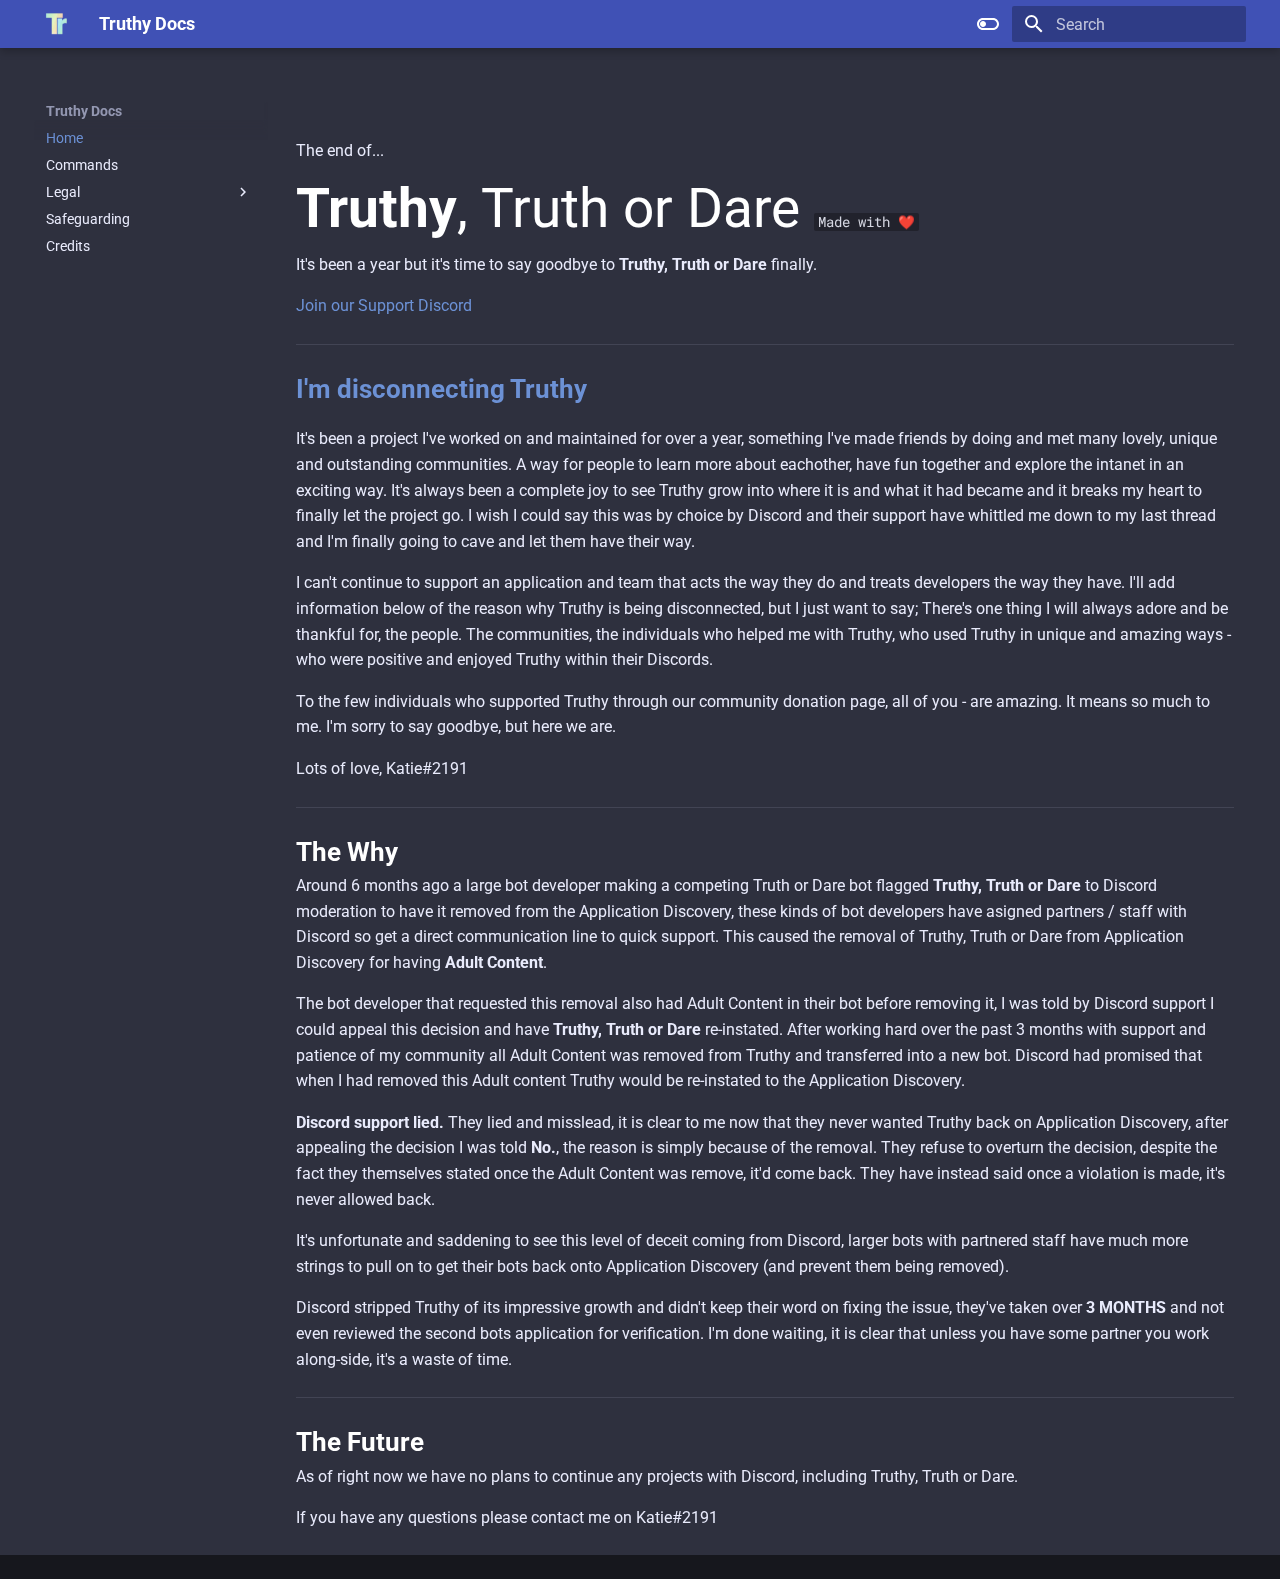
<file: index.html>
<!doctype html>
<html lang="en" class="no-js">
  <head>
    
      <meta charset="utf-8">
      <meta name="viewport" content="width=device-width,initial-scale=1">
      
      
      
      
      
        <link rel="next" href="commands/">
      
      <link rel="icon" href="images/favicon.png">
      <meta name="generator" content="mkdocs-1.4.3, mkdocs-material-9.1.15">
    
    
      
        <title>Truthy Docs</title>
      
    
    
      <link rel="stylesheet" href="assets/stylesheets/main.26e3688c.min.css">
      
        
        <link rel="stylesheet" href="assets/stylesheets/palette.ecc896b0.min.css">
      
      

    
    
    
      
        
        
        <link rel="preconnect" href="https://fonts.gstatic.com" crossorigin>
        <link rel="stylesheet" href="https://fonts.googleapis.com/css?family=Roboto:300,300i,400,400i,700,700i%7CRoboto+Mono:400,400i,700,700i&display=fallback">
        <style>:root{--md-text-font:"Roboto";--md-code-font:"Roboto Mono"}</style>
      
    
    
      <link rel="stylesheet" href="stylesheets/extra.css">
    
    <script>__md_scope=new URL(".",location),__md_hash=e=>[...e].reduce((e,_)=>(e<<5)-e+_.charCodeAt(0),0),__md_get=(e,_=localStorage,t=__md_scope)=>JSON.parse(_.getItem(t.pathname+"."+e)),__md_set=(e,_,t=localStorage,a=__md_scope)=>{try{t.setItem(a.pathname+"."+e,JSON.stringify(_))}catch(e){}}</script>
    
      

    
    
    
  </head>
  
  
    
    
      
    
    
    
    
    <body dir="ltr" data-md-color-scheme="slate" data-md-color-primary="indigo" data-md-color-accent="indigo">
  
    
    
      <script>var palette=__md_get("__palette");if(palette&&"object"==typeof palette.color)for(var key of Object.keys(palette.color))document.body.setAttribute("data-md-color-"+key,palette.color[key])</script>
    
    <input class="md-toggle" data-md-toggle="drawer" type="checkbox" id="__drawer" autocomplete="off">
    <input class="md-toggle" data-md-toggle="search" type="checkbox" id="__search" autocomplete="off">
    <label class="md-overlay" for="__drawer"></label>
    <div data-md-component="skip">
      
        
        <a href="#_1" class="md-skip">
          Skip to content
        </a>
      
    </div>
    <div data-md-component="announce">
      
    </div>
    
    
      

  

<header class="md-header md-header--shadow" data-md-component="header">
  <nav class="md-header__inner md-grid" aria-label="Header">
    <a href="." title="Truthy Docs" class="md-header__button md-logo" aria-label="Truthy Docs" data-md-component="logo">
      
  <img src="images/logo.png" alt="logo">

    </a>
    <label class="md-header__button md-icon" for="__drawer">
      <svg xmlns="http://www.w3.org/2000/svg" viewBox="0 0 24 24"><path d="M3 6h18v2H3V6m0 5h18v2H3v-2m0 5h18v2H3v-2Z"/></svg>
    </label>
    <div class="md-header__title" data-md-component="header-title">
      <div class="md-header__ellipsis">
        <div class="md-header__topic">
          <span class="md-ellipsis">
            Truthy Docs
          </span>
        </div>
        <div class="md-header__topic" data-md-component="header-topic">
          <span class="md-ellipsis">
            
              Home
            
          </span>
        </div>
      </div>
    </div>
    
      
        <form class="md-header__option" data-md-component="palette">
          
            
            
            
            <input class="md-option" data-md-color-media="" data-md-color-scheme="slate" data-md-color-primary="indigo" data-md-color-accent="indigo"  aria-label="Switch to light mode"  type="radio" name="__palette" id="__palette_1">
            
              <label class="md-header__button md-icon" title="Switch to light mode" for="__palette_2" hidden>
                <svg xmlns="http://www.w3.org/2000/svg" viewBox="0 0 24 24"><path d="M17 6H7c-3.31 0-6 2.69-6 6s2.69 6 6 6h10c3.31 0 6-2.69 6-6s-2.69-6-6-6zm0 10H7c-2.21 0-4-1.79-4-4s1.79-4 4-4h10c2.21 0 4 1.79 4 4s-1.79 4-4 4zM7 9c-1.66 0-3 1.34-3 3s1.34 3 3 3 3-1.34 3-3-1.34-3-3-3z"/></svg>
              </label>
            
          
            
            
            
            <input class="md-option" data-md-color-media="" data-md-color-scheme="default" data-md-color-primary="indigo" data-md-color-accent="indigo"  aria-label="Switch to dark mode"  type="radio" name="__palette" id="__palette_2">
            
              <label class="md-header__button md-icon" title="Switch to dark mode" for="__palette_1" hidden>
                <svg xmlns="http://www.w3.org/2000/svg" viewBox="0 0 24 24"><path d="M17 7H7a5 5 0 0 0-5 5 5 5 0 0 0 5 5h10a5 5 0 0 0 5-5 5 5 0 0 0-5-5m0 8a3 3 0 0 1-3-3 3 3 0 0 1 3-3 3 3 0 0 1 3 3 3 3 0 0 1-3 3Z"/></svg>
              </label>
            
          
        </form>
      
    
    
    
      <label class="md-header__button md-icon" for="__search">
        <svg xmlns="http://www.w3.org/2000/svg" viewBox="0 0 24 24"><path d="M9.5 3A6.5 6.5 0 0 1 16 9.5c0 1.61-.59 3.09-1.56 4.23l.27.27h.79l5 5-1.5 1.5-5-5v-.79l-.27-.27A6.516 6.516 0 0 1 9.5 16 6.5 6.5 0 0 1 3 9.5 6.5 6.5 0 0 1 9.5 3m0 2C7 5 5 7 5 9.5S7 14 9.5 14 14 12 14 9.5 12 5 9.5 5Z"/></svg>
      </label>
      <div class="md-search" data-md-component="search" role="dialog">
  <label class="md-search__overlay" for="__search"></label>
  <div class="md-search__inner" role="search">
    <form class="md-search__form" name="search">
      <input type="text" class="md-search__input" name="query" aria-label="Search" placeholder="Search" autocapitalize="off" autocorrect="off" autocomplete="off" spellcheck="false" data-md-component="search-query" required>
      <label class="md-search__icon md-icon" for="__search">
        <svg xmlns="http://www.w3.org/2000/svg" viewBox="0 0 24 24"><path d="M9.5 3A6.5 6.5 0 0 1 16 9.5c0 1.61-.59 3.09-1.56 4.23l.27.27h.79l5 5-1.5 1.5-5-5v-.79l-.27-.27A6.516 6.516 0 0 1 9.5 16 6.5 6.5 0 0 1 3 9.5 6.5 6.5 0 0 1 9.5 3m0 2C7 5 5 7 5 9.5S7 14 9.5 14 14 12 14 9.5 12 5 9.5 5Z"/></svg>
        <svg xmlns="http://www.w3.org/2000/svg" viewBox="0 0 24 24"><path d="M20 11v2H8l5.5 5.5-1.42 1.42L4.16 12l7.92-7.92L13.5 5.5 8 11h12Z"/></svg>
      </label>
      <nav class="md-search__options" aria-label="Search">
        
        <button type="reset" class="md-search__icon md-icon" title="Clear" aria-label="Clear" tabindex="-1">
          <svg xmlns="http://www.w3.org/2000/svg" viewBox="0 0 24 24"><path d="M19 6.41 17.59 5 12 10.59 6.41 5 5 6.41 10.59 12 5 17.59 6.41 19 12 13.41 17.59 19 19 17.59 13.41 12 19 6.41Z"/></svg>
        </button>
      </nav>
      
    </form>
    <div class="md-search__output">
      <div class="md-search__scrollwrap" data-md-scrollfix>
        <div class="md-search-result" data-md-component="search-result">
          <div class="md-search-result__meta">
            Initializing search
          </div>
          <ol class="md-search-result__list" role="presentation"></ol>
        </div>
      </div>
    </div>
  </div>
</div>
    
    
  </nav>
  
</header>
    
    <div class="md-container" data-md-component="container">
      
      
        
          
        
      
      <main class="md-main" data-md-component="main">
        <div class="md-main__inner md-grid">
          
            
              
                
              
              <div class="md-sidebar md-sidebar--primary" data-md-component="sidebar" data-md-type="navigation" >
                <div class="md-sidebar__scrollwrap">
                  <div class="md-sidebar__inner">
                    


<nav class="md-nav md-nav--primary" aria-label="Navigation" data-md-level="0">
  <label class="md-nav__title" for="__drawer">
    <a href="." title="Truthy Docs" class="md-nav__button md-logo" aria-label="Truthy Docs" data-md-component="logo">
      
  <img src="images/logo.png" alt="logo">

    </a>
    Truthy Docs
  </label>
  
  <ul class="md-nav__list" data-md-scrollfix>
    
      
      
      

  
  
    
  
  
    <li class="md-nav__item md-nav__item--active">
      
      <input class="md-nav__toggle md-toggle" type="checkbox" id="__toc">
      
      
        
      
      
      <a href="." class="md-nav__link md-nav__link--active">
        Home
      </a>
      
    </li>
  

    
      
      
      

  
  
  
    <li class="md-nav__item">
      <a href="commands/" class="md-nav__link">
        Commands
      </a>
    </li>
  

    
      
      
      

  
  
  
    
    <li class="md-nav__item md-nav__item--nested">
      
      
      
      
      <input class="md-nav__toggle md-toggle " type="checkbox" id="__nav_3" >
      
      
      
        <label class="md-nav__link" for="__nav_3" id="__nav_3_label" tabindex="0">
          Legal
          <span class="md-nav__icon md-icon"></span>
        </label>
      
      <nav class="md-nav" data-md-level="1" aria-labelledby="__nav_3_label" aria-expanded="false">
        <label class="md-nav__title" for="__nav_3">
          <span class="md-nav__icon md-icon"></span>
          Legal
        </label>
        <ul class="md-nav__list" data-md-scrollfix>
          
            
              
  
  
  
    <li class="md-nav__item">
      <a href="legal/terms/" class="md-nav__link">
        Terms of Service
      </a>
    </li>
  

            
          
            
              
  
  
  
    <li class="md-nav__item">
      <a href="legal/privacy/" class="md-nav__link">
        Privacy Policy
      </a>
    </li>
  

            
          
        </ul>
      </nav>
    </li>
  

    
      
      
      

  
  
  
    <li class="md-nav__item">
      <a href="safeguarding/" class="md-nav__link">
        Safeguarding
      </a>
    </li>
  

    
      
      
      

  
  
  
    <li class="md-nav__item">
      <a href="credits/" class="md-nav__link">
        Credits
      </a>
    </li>
  

    
  </ul>
</nav>
                  </div>
                </div>
              </div>
            
            
              
                
              
              <div class="md-sidebar md-sidebar--secondary" data-md-component="sidebar" data-md-type="toc" hidden>
                <div class="md-sidebar__scrollwrap">
                  <div class="md-sidebar__inner">
                    

<nav class="md-nav md-nav--secondary" aria-label="Table of contents">
  
  
  
    
  
  
</nav>
                  </div>
                </div>
              </div>
            
          
          
            <div class="md-content" data-md-component="content">
              <article class="md-content__inner md-typeset">
                
                  


<h1 id="_1"><div style={{display:"flex"}}></h1>
<p>The end of...
     <br>
  <Typography style="font-size:55px;color:white;font-family:Roboto" variant="title" color="inherit" noWrap>
     <b>Truthy</b>, Truth or Dare
  </Typography>
  <code>Made with ❤️</code>
  <br>
  <Typography variant="subheading" color="inherit" noWrap>
    It's been a year but it's time to say goodbye to <strong>Truthy, Truth or Dare</strong> finally.
  </Typography></p>
<p><a href="https://discord.gg/VtxaHmMnAY">Join our Support Discord</a></p>
<hr>
<p><Typography style="font-size:26px;color:white;font-family:Roboto" variant="title" color="inherit" noWrap>
     <b><a href="https://youtu.be/47dtFZ8CFo8?t=11">I'm disconnecting Truthy</a></b>
  </Typography>
  <Typography variant="subheading" color="inherit" noWrap></p>
<p>It's been a project I've worked on and maintained for over a year, something I've made friends by doing and met many lovely, unique and outstanding communities. A way for people to learn more about eachother, have fun together and explore the intanet in an exciting way. It's always been a complete joy to see Truthy grow into where it is and what it had became and it breaks my heart to finally let the project go. I wish I could say this was by choice by Discord and their support have whittled me down to my last thread and I'm finally going to cave and let them have their way.</p>
<p>I can't continue to support an application and team that acts the way they do and treats developers the way they have. I'll add information below of the reason why Truthy is being disconnected, but I just want to say; There's one thing I will always adore and be thankful for, the people. The communities, the individuals who helped me with Truthy, who used Truthy in unique and amazing ways - who were positive and enjoyed Truthy within their Discords.</p>
<p>To the few individuals who supported Truthy through our community donation page, all of you - are amazing. It means so much to me.
I'm sorry to say goodbye, but here we are.</p>
<p>Lots of love, Katie#2191
  </Typography>
<br></p>
<hr>
<p><Typography style="font-size:26px;color:white;font-family:Roboto" variant="title" color="inherit" noWrap>
     <b>The Why</b>
     <br>
  </Typography>
  <Typography variant="subheading" color="inherit" noWrap>
Around 6 months ago a large bot developer making a competing Truth or Dare bot flagged <strong>Truthy, Truth or Dare</strong> to Discord moderation to have it removed from the Application Discovery, these kinds of bot developers have asigned partners / staff with Discord so get a direct communication line to quick support. This caused the removal of Truthy, Truth or Dare from Application Discovery for having <strong>Adult Content</strong>.</p>
<p>The bot developer that requested this removal also had Adult Content in their bot before removing it, I was told by Discord support I could appeal this decision and have <strong>Truthy, Truth or Dare</strong> re-instated. After working hard over the past 3 months with support and patience of my community all Adult Content was removed from Truthy and transferred into a new bot. Discord had promised that when I had removed this Adult content Truthy would be re-instated to the Application Discovery.</p>
<p><strong>Discord support lied.</strong> They lied and misslead, it is clear to me now that they never wanted Truthy back on Application Discovery, after appealing the decision I was told <strong>No.</strong>, the reason is simply because of the removal. They refuse to overturn the decision, despite the fact they themselves stated once the Adult Content was remove, it'd come back. They have instead said once a violation is made, it's never allowed back.</p>
<p>It's unfortunate and saddening to see this level of deceit coming from Discord, larger bots with partnered staff have much more strings to pull on to get their bots back onto Application Discovery (and prevent them being removed). </p>
<p>Discord stripped Truthy of its impressive growth and didn't keep their word on fixing the issue, they've taken over <strong>3 MONTHS</strong> and not even reviewed the second bots application for verification. I'm done waiting, it is clear that unless you have some partner you work along-side, it's a waste of time.
  </Typography>
  <hr></p>
<p><Typography style="font-size:26px;color:white;font-family:Roboto" variant="title" color="inherit" noWrap>
     <b>The Future</b>
     <br>
  </Typography>
  <Typography variant="subheading" color="inherit" noWrap>
As of right now we have no plans to continue any projects with Discord, including Truthy, Truth or Dare.</p>
<p>If you have any questions please contact me on Katie#2191
  </Typography>
</div></p>



  



                
              </article>
            </div>
          
          
  <script>var tabs=__md_get("__tabs");if(Array.isArray(tabs))e:for(var set of document.querySelectorAll(".tabbed-set")){var tab,labels=set.querySelector(".tabbed-labels");for(tab of tabs)for(var label of labels.getElementsByTagName("label"))if(label.innerText.trim()===tab){var input=document.getElementById(label.htmlFor);input.checked=!0;continue e}}</script>

        </div>
        
      </main>
      
        <footer class="md-footer">
  
  <div class="md-footer-meta md-typeset">
    <div class="md-footer-meta__inner md-grid">
      <div class="md-copyright">
  
  
</div>
      
    </div>
  </div>
</footer>
      
    </div>
    <div class="md-dialog" data-md-component="dialog">
      <div class="md-dialog__inner md-typeset"></div>
    </div>
    
    <script id="__config" type="application/json">{"base": ".", "features": ["header.autohide", "navigation.instant", "content.tabs.link"], "search": "assets/javascripts/workers/search.208ed371.min.js", "translations": {"clipboard.copied": "Copied to clipboard", "clipboard.copy": "Copy to clipboard", "search.result.more.one": "1 more on this page", "search.result.more.other": "# more on this page", "search.result.none": "No matching documents", "search.result.one": "1 matching document", "search.result.other": "# matching documents", "search.result.placeholder": "Type to start searching", "search.result.term.missing": "Missing", "select.version": "Select version"}}</script>
    
    
      <script src="assets/javascripts/bundle.b4d07000.min.js"></script>
      
    
  </body>
</html>
</file>
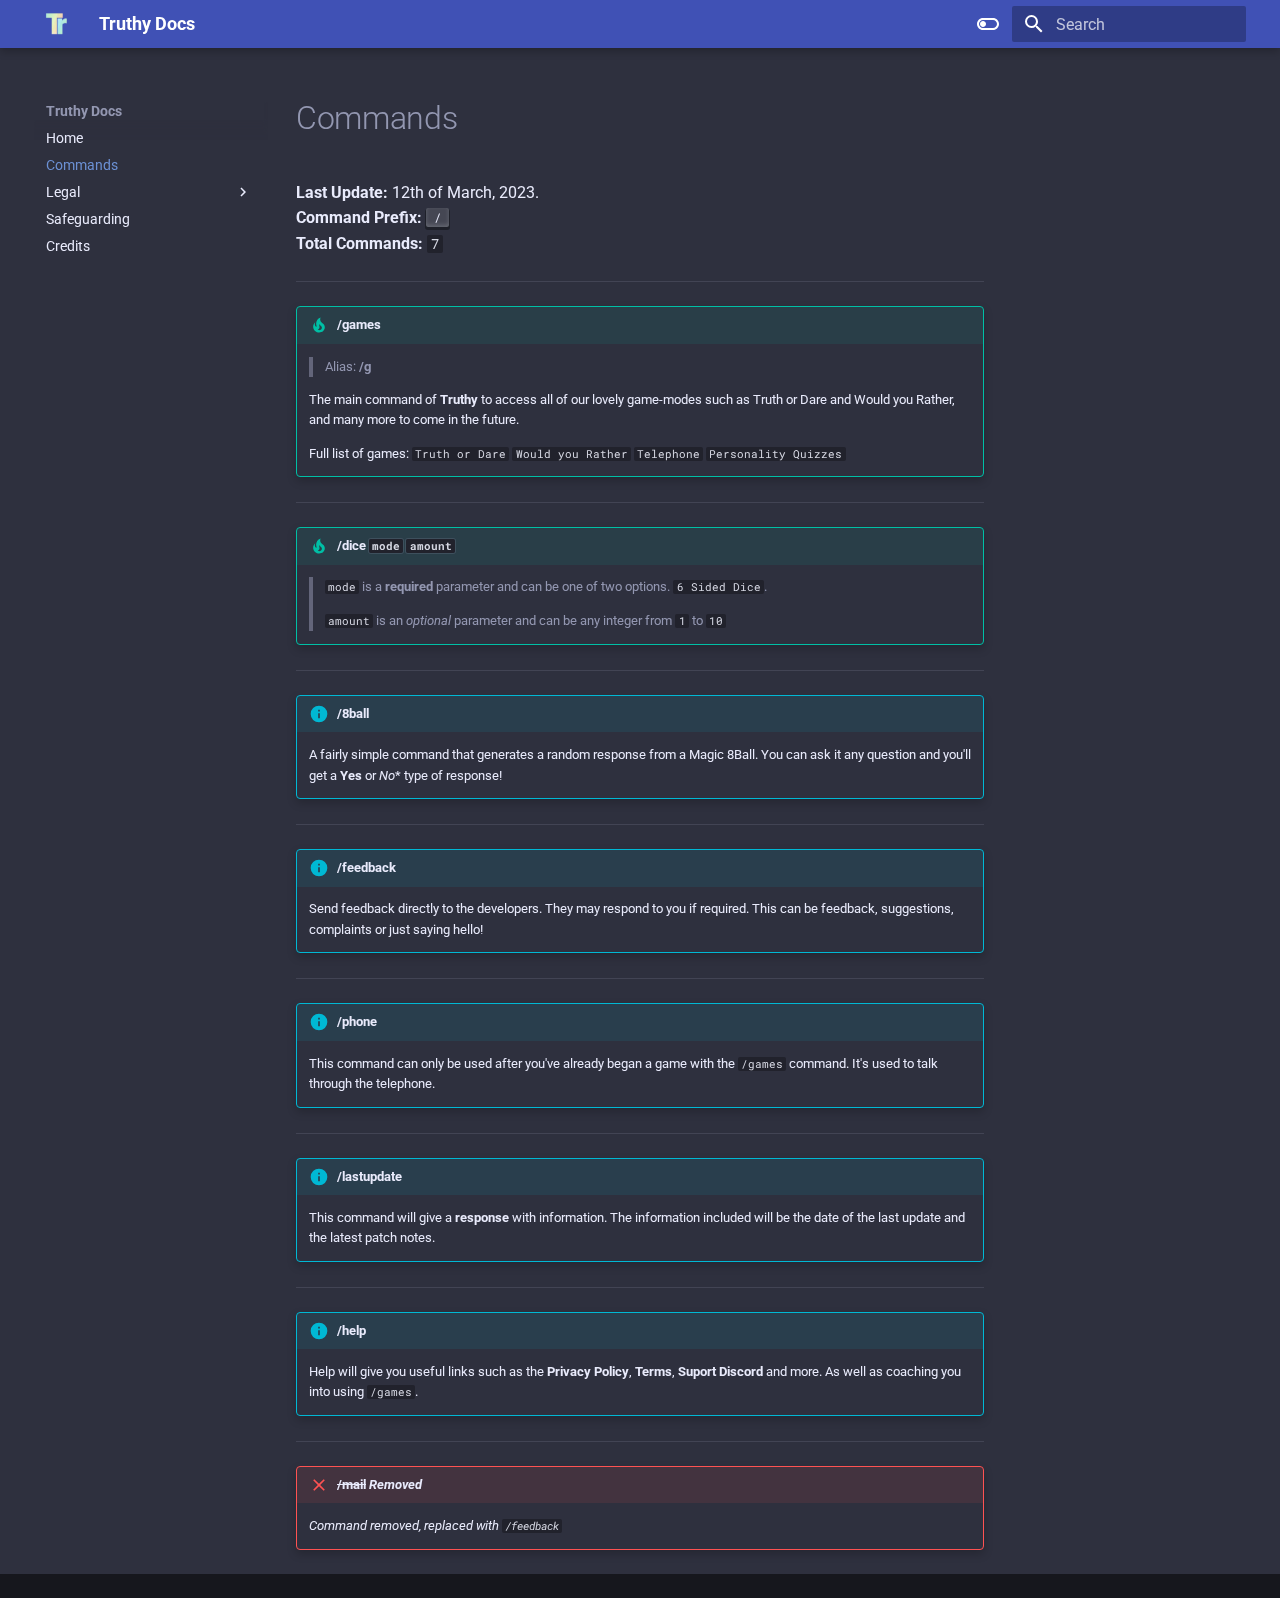
<file: commands/index.html>
<!doctype html>
<html lang="en" class="no-js">
  <head>
    
      <meta charset="utf-8">
      <meta name="viewport" content="width=device-width,initial-scale=1">
      
      
      
      
        <link rel="prev" href="..">
      
      
        <link rel="next" href="../legal/terms/">
      
      <link rel="icon" href="../images/favicon.png">
      <meta name="generator" content="mkdocs-1.4.3, mkdocs-material-9.1.15">
    
    
      
        <title>Commands - Truthy Docs</title>
      
    
    
      <link rel="stylesheet" href="../assets/stylesheets/main.26e3688c.min.css">
      
        
        <link rel="stylesheet" href="../assets/stylesheets/palette.ecc896b0.min.css">
      
      

    
    
    
      
        
        
        <link rel="preconnect" href="https://fonts.gstatic.com" crossorigin>
        <link rel="stylesheet" href="https://fonts.googleapis.com/css?family=Roboto:300,300i,400,400i,700,700i%7CRoboto+Mono:400,400i,700,700i&display=fallback">
        <style>:root{--md-text-font:"Roboto";--md-code-font:"Roboto Mono"}</style>
      
    
    
      <link rel="stylesheet" href="../stylesheets/extra.css">
    
    <script>__md_scope=new URL("..",location),__md_hash=e=>[...e].reduce((e,_)=>(e<<5)-e+_.charCodeAt(0),0),__md_get=(e,_=localStorage,t=__md_scope)=>JSON.parse(_.getItem(t.pathname+"."+e)),__md_set=(e,_,t=localStorage,a=__md_scope)=>{try{t.setItem(a.pathname+"."+e,JSON.stringify(_))}catch(e){}}</script>
    
      

    
    
    
  </head>
  
  
    
    
      
    
    
    
    
    <body dir="ltr" data-md-color-scheme="slate" data-md-color-primary="indigo" data-md-color-accent="indigo">
  
    
    
      <script>var palette=__md_get("__palette");if(palette&&"object"==typeof palette.color)for(var key of Object.keys(palette.color))document.body.setAttribute("data-md-color-"+key,palette.color[key])</script>
    
    <input class="md-toggle" data-md-toggle="drawer" type="checkbox" id="__drawer" autocomplete="off">
    <input class="md-toggle" data-md-toggle="search" type="checkbox" id="__search" autocomplete="off">
    <label class="md-overlay" for="__drawer"></label>
    <div data-md-component="skip">
      
        
        <a href="#commands" class="md-skip">
          Skip to content
        </a>
      
    </div>
    <div data-md-component="announce">
      
    </div>
    
    
      

  

<header class="md-header md-header--shadow" data-md-component="header">
  <nav class="md-header__inner md-grid" aria-label="Header">
    <a href=".." title="Truthy Docs" class="md-header__button md-logo" aria-label="Truthy Docs" data-md-component="logo">
      
  <img src="../images/logo.png" alt="logo">

    </a>
    <label class="md-header__button md-icon" for="__drawer">
      <svg xmlns="http://www.w3.org/2000/svg" viewBox="0 0 24 24"><path d="M3 6h18v2H3V6m0 5h18v2H3v-2m0 5h18v2H3v-2Z"/></svg>
    </label>
    <div class="md-header__title" data-md-component="header-title">
      <div class="md-header__ellipsis">
        <div class="md-header__topic">
          <span class="md-ellipsis">
            Truthy Docs
          </span>
        </div>
        <div class="md-header__topic" data-md-component="header-topic">
          <span class="md-ellipsis">
            
              Commands
            
          </span>
        </div>
      </div>
    </div>
    
      
        <form class="md-header__option" data-md-component="palette">
          
            
            
            
            <input class="md-option" data-md-color-media="" data-md-color-scheme="slate" data-md-color-primary="indigo" data-md-color-accent="indigo"  aria-label="Switch to light mode"  type="radio" name="__palette" id="__palette_1">
            
              <label class="md-header__button md-icon" title="Switch to light mode" for="__palette_2" hidden>
                <svg xmlns="http://www.w3.org/2000/svg" viewBox="0 0 24 24"><path d="M17 6H7c-3.31 0-6 2.69-6 6s2.69 6 6 6h10c3.31 0 6-2.69 6-6s-2.69-6-6-6zm0 10H7c-2.21 0-4-1.79-4-4s1.79-4 4-4h10c2.21 0 4 1.79 4 4s-1.79 4-4 4zM7 9c-1.66 0-3 1.34-3 3s1.34 3 3 3 3-1.34 3-3-1.34-3-3-3z"/></svg>
              </label>
            
          
            
            
            
            <input class="md-option" data-md-color-media="" data-md-color-scheme="default" data-md-color-primary="indigo" data-md-color-accent="indigo"  aria-label="Switch to dark mode"  type="radio" name="__palette" id="__palette_2">
            
              <label class="md-header__button md-icon" title="Switch to dark mode" for="__palette_1" hidden>
                <svg xmlns="http://www.w3.org/2000/svg" viewBox="0 0 24 24"><path d="M17 7H7a5 5 0 0 0-5 5 5 5 0 0 0 5 5h10a5 5 0 0 0 5-5 5 5 0 0 0-5-5m0 8a3 3 0 0 1-3-3 3 3 0 0 1 3-3 3 3 0 0 1 3 3 3 3 0 0 1-3 3Z"/></svg>
              </label>
            
          
        </form>
      
    
    
    
      <label class="md-header__button md-icon" for="__search">
        <svg xmlns="http://www.w3.org/2000/svg" viewBox="0 0 24 24"><path d="M9.5 3A6.5 6.5 0 0 1 16 9.5c0 1.61-.59 3.09-1.56 4.23l.27.27h.79l5 5-1.5 1.5-5-5v-.79l-.27-.27A6.516 6.516 0 0 1 9.5 16 6.5 6.5 0 0 1 3 9.5 6.5 6.5 0 0 1 9.5 3m0 2C7 5 5 7 5 9.5S7 14 9.5 14 14 12 14 9.5 12 5 9.5 5Z"/></svg>
      </label>
      <div class="md-search" data-md-component="search" role="dialog">
  <label class="md-search__overlay" for="__search"></label>
  <div class="md-search__inner" role="search">
    <form class="md-search__form" name="search">
      <input type="text" class="md-search__input" name="query" aria-label="Search" placeholder="Search" autocapitalize="off" autocorrect="off" autocomplete="off" spellcheck="false" data-md-component="search-query" required>
      <label class="md-search__icon md-icon" for="__search">
        <svg xmlns="http://www.w3.org/2000/svg" viewBox="0 0 24 24"><path d="M9.5 3A6.5 6.5 0 0 1 16 9.5c0 1.61-.59 3.09-1.56 4.23l.27.27h.79l5 5-1.5 1.5-5-5v-.79l-.27-.27A6.516 6.516 0 0 1 9.5 16 6.5 6.5 0 0 1 3 9.5 6.5 6.5 0 0 1 9.5 3m0 2C7 5 5 7 5 9.5S7 14 9.5 14 14 12 14 9.5 12 5 9.5 5Z"/></svg>
        <svg xmlns="http://www.w3.org/2000/svg" viewBox="0 0 24 24"><path d="M20 11v2H8l5.5 5.5-1.42 1.42L4.16 12l7.92-7.92L13.5 5.5 8 11h12Z"/></svg>
      </label>
      <nav class="md-search__options" aria-label="Search">
        
        <button type="reset" class="md-search__icon md-icon" title="Clear" aria-label="Clear" tabindex="-1">
          <svg xmlns="http://www.w3.org/2000/svg" viewBox="0 0 24 24"><path d="M19 6.41 17.59 5 12 10.59 6.41 5 5 6.41 10.59 12 5 17.59 6.41 19 12 13.41 17.59 19 19 17.59 13.41 12 19 6.41Z"/></svg>
        </button>
      </nav>
      
    </form>
    <div class="md-search__output">
      <div class="md-search__scrollwrap" data-md-scrollfix>
        <div class="md-search-result" data-md-component="search-result">
          <div class="md-search-result__meta">
            Initializing search
          </div>
          <ol class="md-search-result__list" role="presentation"></ol>
        </div>
      </div>
    </div>
  </div>
</div>
    
    
  </nav>
  
</header>
    
    <div class="md-container" data-md-component="container">
      
      
        
          
        
      
      <main class="md-main" data-md-component="main">
        <div class="md-main__inner md-grid">
          
            
              
              <div class="md-sidebar md-sidebar--primary" data-md-component="sidebar" data-md-type="navigation" >
                <div class="md-sidebar__scrollwrap">
                  <div class="md-sidebar__inner">
                    


<nav class="md-nav md-nav--primary" aria-label="Navigation" data-md-level="0">
  <label class="md-nav__title" for="__drawer">
    <a href=".." title="Truthy Docs" class="md-nav__button md-logo" aria-label="Truthy Docs" data-md-component="logo">
      
  <img src="../images/logo.png" alt="logo">

    </a>
    Truthy Docs
  </label>
  
  <ul class="md-nav__list" data-md-scrollfix>
    
      
      
      

  
  
  
    <li class="md-nav__item">
      <a href=".." class="md-nav__link">
        Home
      </a>
    </li>
  

    
      
      
      

  
  
    
  
  
    <li class="md-nav__item md-nav__item--active">
      
      <input class="md-nav__toggle md-toggle" type="checkbox" id="__toc">
      
      
        
      
      
      <a href="./" class="md-nav__link md-nav__link--active">
        Commands
      </a>
      
    </li>
  

    
      
      
      

  
  
  
    
    <li class="md-nav__item md-nav__item--nested">
      
      
      
      
      <input class="md-nav__toggle md-toggle " type="checkbox" id="__nav_3" >
      
      
      
        <label class="md-nav__link" for="__nav_3" id="__nav_3_label" tabindex="0">
          Legal
          <span class="md-nav__icon md-icon"></span>
        </label>
      
      <nav class="md-nav" data-md-level="1" aria-labelledby="__nav_3_label" aria-expanded="false">
        <label class="md-nav__title" for="__nav_3">
          <span class="md-nav__icon md-icon"></span>
          Legal
        </label>
        <ul class="md-nav__list" data-md-scrollfix>
          
            
              
  
  
  
    <li class="md-nav__item">
      <a href="../legal/terms/" class="md-nav__link">
        Terms of Service
      </a>
    </li>
  

            
          
            
              
  
  
  
    <li class="md-nav__item">
      <a href="../legal/privacy/" class="md-nav__link">
        Privacy Policy
      </a>
    </li>
  

            
          
        </ul>
      </nav>
    </li>
  

    
      
      
      

  
  
  
    <li class="md-nav__item">
      <a href="../safeguarding/" class="md-nav__link">
        Safeguarding
      </a>
    </li>
  

    
      
      
      

  
  
  
    <li class="md-nav__item">
      <a href="../credits/" class="md-nav__link">
        Credits
      </a>
    </li>
  

    
  </ul>
</nav>
                  </div>
                </div>
              </div>
            
            
              
              <div class="md-sidebar md-sidebar--secondary" data-md-component="sidebar" data-md-type="toc" >
                <div class="md-sidebar__scrollwrap">
                  <div class="md-sidebar__inner">
                    

<nav class="md-nav md-nav--secondary" aria-label="Table of contents">
  
  
  
    
  
  
</nav>
                  </div>
                </div>
              </div>
            
          
          
            <div class="md-content" data-md-component="content">
              <article class="md-content__inner md-typeset">
                
                  


<h1 id="commands">Commands</h1>
<p><strong>Last Update:</strong> 12th of March, 2023.
<br>
<strong>Command Prefix:</strong> <span class="keys"><kbd class="key-slash">/</kbd></span>
<br>
<strong>Total Commands:</strong> <code>7</code></p>
<hr />
<div class="admonition tip">
<p class="admonition-title">/games</p>
<blockquote>
<p>Alias: <strong>/g</strong></p>
</blockquote>
<p>The main command of <strong>Truthy</strong> to access all of our lovely game-modes such as Truth or Dare and Would you Rather, and many more to come in the future.</p>
<p>Full list of games: <code>Truth or Dare</code> <code>Would you Rather</code> <code>Telephone</code> <code>Personality Quizzes</code></p>
</div>
<hr />
<div class="admonition tip">
<p class="admonition-title">/dice <code>mode</code> <code>amount</code></p>
<blockquote>
<p><code>mode</code> is a <strong>required</strong> parameter and can be one of two options.  <code>6 Sided Dice</code>.</p>
<p><code>amount</code> is an <em>optional</em> parameter and can be any integer from <code>1</code> to <code>10</code></p>
</blockquote>
</div>
<p></p>
<hr />
<div class="admonition info">
<p class="admonition-title">/8ball</p>
<p>A fairly simple command that generates a random response from a Magic 8Ball. You can ask it any question and you'll get a <strong>Yes</strong> or <em>No</em>* type of response!</p>
</div>
<hr />
<div class="admonition info">
<p class="admonition-title">/feedback</p>
<p>Send feedback directly to the developers. They may respond to you if required. This can be feedback, suggestions, complaints or just saying hello!</p>
</div>
<hr />
<div class="admonition info">
<p class="admonition-title">/phone</p>
<p>This command can only be used after you've already began a game with the <code>/games</code> command. It's used to talk through the telephone.</p>
</div>
<hr />
<div class="admonition info">
<p class="admonition-title">/lastupdate</p>
<p>This command will give a <strong>response</strong> with information. The information included will be the date of the last update and the latest patch notes.</p>
</div>
<hr />
<div class="admonition info">
<p class="admonition-title">/help</p>
<p>Help will give you useful links such as the <strong>Privacy Policy</strong>, <strong>Terms</strong>, <strong>Suport Discord</strong> and more. As well as coaching you into using <code>/games</code>.</p>
</div>
<hr />
<div class="admonition failure">
<p class="admonition-title"><del>/mail</del> <em>Removed</em></p>
<p><em>Command removed, replaced with <code>/feedback</code></em></p>
</div>





                
              </article>
            </div>
          
          
  <script>var tabs=__md_get("__tabs");if(Array.isArray(tabs))e:for(var set of document.querySelectorAll(".tabbed-set")){var tab,labels=set.querySelector(".tabbed-labels");for(tab of tabs)for(var label of labels.getElementsByTagName("label"))if(label.innerText.trim()===tab){var input=document.getElementById(label.htmlFor);input.checked=!0;continue e}}</script>

        </div>
        
      </main>
      
        <footer class="md-footer">
  
  <div class="md-footer-meta md-typeset">
    <div class="md-footer-meta__inner md-grid">
      <div class="md-copyright">
  
  
</div>
      
    </div>
  </div>
</footer>
      
    </div>
    <div class="md-dialog" data-md-component="dialog">
      <div class="md-dialog__inner md-typeset"></div>
    </div>
    
    <script id="__config" type="application/json">{"base": "..", "features": ["header.autohide", "navigation.instant", "content.tabs.link"], "search": "../assets/javascripts/workers/search.208ed371.min.js", "translations": {"clipboard.copied": "Copied to clipboard", "clipboard.copy": "Copy to clipboard", "search.result.more.one": "1 more on this page", "search.result.more.other": "# more on this page", "search.result.none": "No matching documents", "search.result.one": "1 matching document", "search.result.other": "# matching documents", "search.result.placeholder": "Type to start searching", "search.result.term.missing": "Missing", "select.version": "Select version"}}</script>
    
    
      <script src="../assets/javascripts/bundle.b4d07000.min.js"></script>
      
    
  </body>
</html>
</file>
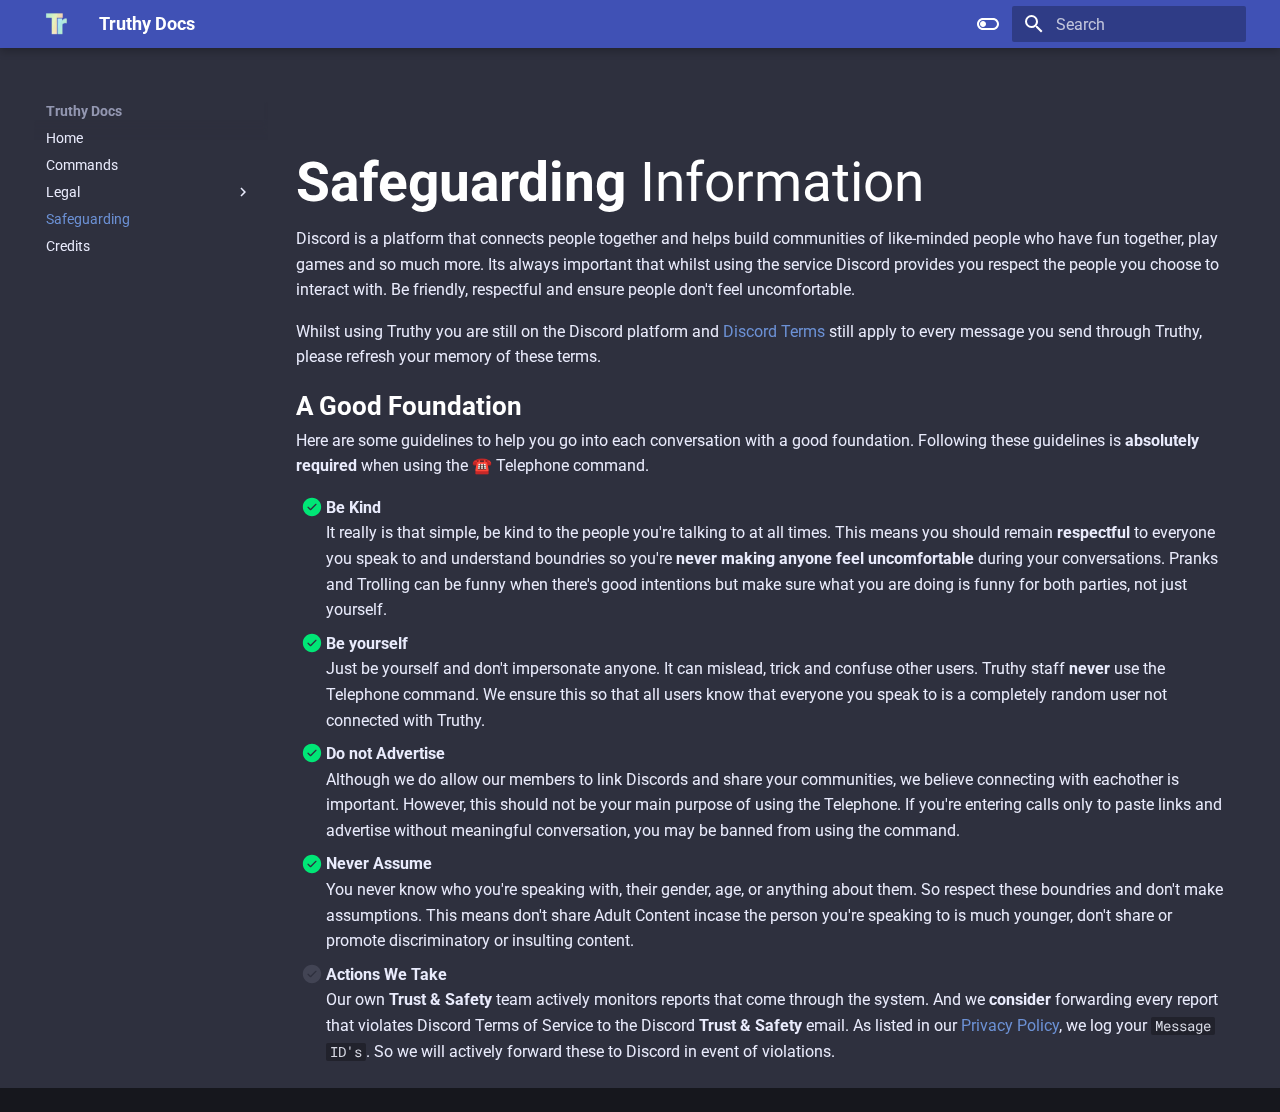
<file: safeguarding/index.html>
<!doctype html>
<html lang="en" class="no-js">
  <head>
    
      <meta charset="utf-8">
      <meta name="viewport" content="width=device-width,initial-scale=1">
      
      
      
      
        <link rel="prev" href="../legal/privacy/">
      
      
        <link rel="next" href="../credits/">
      
      <link rel="icon" href="../images/favicon.png">
      <meta name="generator" content="mkdocs-1.4.3, mkdocs-material-9.1.15">
    
    
      
        <title>Safeguarding - Truthy Docs</title>
      
    
    
      <link rel="stylesheet" href="../assets/stylesheets/main.26e3688c.min.css">
      
        
        <link rel="stylesheet" href="../assets/stylesheets/palette.ecc896b0.min.css">
      
      

    
    
    
      
        
        
        <link rel="preconnect" href="https://fonts.gstatic.com" crossorigin>
        <link rel="stylesheet" href="https://fonts.googleapis.com/css?family=Roboto:300,300i,400,400i,700,700i%7CRoboto+Mono:400,400i,700,700i&display=fallback">
        <style>:root{--md-text-font:"Roboto";--md-code-font:"Roboto Mono"}</style>
      
    
    
      <link rel="stylesheet" href="../stylesheets/extra.css">
    
    <script>__md_scope=new URL("..",location),__md_hash=e=>[...e].reduce((e,_)=>(e<<5)-e+_.charCodeAt(0),0),__md_get=(e,_=localStorage,t=__md_scope)=>JSON.parse(_.getItem(t.pathname+"."+e)),__md_set=(e,_,t=localStorage,a=__md_scope)=>{try{t.setItem(a.pathname+"."+e,JSON.stringify(_))}catch(e){}}</script>
    
      

    
    
    
  </head>
  
  
    
    
      
    
    
    
    
    <body dir="ltr" data-md-color-scheme="slate" data-md-color-primary="indigo" data-md-color-accent="indigo">
  
    
    
      <script>var palette=__md_get("__palette");if(palette&&"object"==typeof palette.color)for(var key of Object.keys(palette.color))document.body.setAttribute("data-md-color-"+key,palette.color[key])</script>
    
    <input class="md-toggle" data-md-toggle="drawer" type="checkbox" id="__drawer" autocomplete="off">
    <input class="md-toggle" data-md-toggle="search" type="checkbox" id="__search" autocomplete="off">
    <label class="md-overlay" for="__drawer"></label>
    <div data-md-component="skip">
      
        
        <a href="#_1" class="md-skip">
          Skip to content
        </a>
      
    </div>
    <div data-md-component="announce">
      
    </div>
    
    
      

  

<header class="md-header md-header--shadow" data-md-component="header">
  <nav class="md-header__inner md-grid" aria-label="Header">
    <a href=".." title="Truthy Docs" class="md-header__button md-logo" aria-label="Truthy Docs" data-md-component="logo">
      
  <img src="../images/logo.png" alt="logo">

    </a>
    <label class="md-header__button md-icon" for="__drawer">
      <svg xmlns="http://www.w3.org/2000/svg" viewBox="0 0 24 24"><path d="M3 6h18v2H3V6m0 5h18v2H3v-2m0 5h18v2H3v-2Z"/></svg>
    </label>
    <div class="md-header__title" data-md-component="header-title">
      <div class="md-header__ellipsis">
        <div class="md-header__topic">
          <span class="md-ellipsis">
            Truthy Docs
          </span>
        </div>
        <div class="md-header__topic" data-md-component="header-topic">
          <span class="md-ellipsis">
            
              Safeguarding
            
          </span>
        </div>
      </div>
    </div>
    
      
        <form class="md-header__option" data-md-component="palette">
          
            
            
            
            <input class="md-option" data-md-color-media="" data-md-color-scheme="slate" data-md-color-primary="indigo" data-md-color-accent="indigo"  aria-label="Switch to light mode"  type="radio" name="__palette" id="__palette_1">
            
              <label class="md-header__button md-icon" title="Switch to light mode" for="__palette_2" hidden>
                <svg xmlns="http://www.w3.org/2000/svg" viewBox="0 0 24 24"><path d="M17 6H7c-3.31 0-6 2.69-6 6s2.69 6 6 6h10c3.31 0 6-2.69 6-6s-2.69-6-6-6zm0 10H7c-2.21 0-4-1.79-4-4s1.79-4 4-4h10c2.21 0 4 1.79 4 4s-1.79 4-4 4zM7 9c-1.66 0-3 1.34-3 3s1.34 3 3 3 3-1.34 3-3-1.34-3-3-3z"/></svg>
              </label>
            
          
            
            
            
            <input class="md-option" data-md-color-media="" data-md-color-scheme="default" data-md-color-primary="indigo" data-md-color-accent="indigo"  aria-label="Switch to dark mode"  type="radio" name="__palette" id="__palette_2">
            
              <label class="md-header__button md-icon" title="Switch to dark mode" for="__palette_1" hidden>
                <svg xmlns="http://www.w3.org/2000/svg" viewBox="0 0 24 24"><path d="M17 7H7a5 5 0 0 0-5 5 5 5 0 0 0 5 5h10a5 5 0 0 0 5-5 5 5 0 0 0-5-5m0 8a3 3 0 0 1-3-3 3 3 0 0 1 3-3 3 3 0 0 1 3 3 3 3 0 0 1-3 3Z"/></svg>
              </label>
            
          
        </form>
      
    
    
    
      <label class="md-header__button md-icon" for="__search">
        <svg xmlns="http://www.w3.org/2000/svg" viewBox="0 0 24 24"><path d="M9.5 3A6.5 6.5 0 0 1 16 9.5c0 1.61-.59 3.09-1.56 4.23l.27.27h.79l5 5-1.5 1.5-5-5v-.79l-.27-.27A6.516 6.516 0 0 1 9.5 16 6.5 6.5 0 0 1 3 9.5 6.5 6.5 0 0 1 9.5 3m0 2C7 5 5 7 5 9.5S7 14 9.5 14 14 12 14 9.5 12 5 9.5 5Z"/></svg>
      </label>
      <div class="md-search" data-md-component="search" role="dialog">
  <label class="md-search__overlay" for="__search"></label>
  <div class="md-search__inner" role="search">
    <form class="md-search__form" name="search">
      <input type="text" class="md-search__input" name="query" aria-label="Search" placeholder="Search" autocapitalize="off" autocorrect="off" autocomplete="off" spellcheck="false" data-md-component="search-query" required>
      <label class="md-search__icon md-icon" for="__search">
        <svg xmlns="http://www.w3.org/2000/svg" viewBox="0 0 24 24"><path d="M9.5 3A6.5 6.5 0 0 1 16 9.5c0 1.61-.59 3.09-1.56 4.23l.27.27h.79l5 5-1.5 1.5-5-5v-.79l-.27-.27A6.516 6.516 0 0 1 9.5 16 6.5 6.5 0 0 1 3 9.5 6.5 6.5 0 0 1 9.5 3m0 2C7 5 5 7 5 9.5S7 14 9.5 14 14 12 14 9.5 12 5 9.5 5Z"/></svg>
        <svg xmlns="http://www.w3.org/2000/svg" viewBox="0 0 24 24"><path d="M20 11v2H8l5.5 5.5-1.42 1.42L4.16 12l7.92-7.92L13.5 5.5 8 11h12Z"/></svg>
      </label>
      <nav class="md-search__options" aria-label="Search">
        
        <button type="reset" class="md-search__icon md-icon" title="Clear" aria-label="Clear" tabindex="-1">
          <svg xmlns="http://www.w3.org/2000/svg" viewBox="0 0 24 24"><path d="M19 6.41 17.59 5 12 10.59 6.41 5 5 6.41 10.59 12 5 17.59 6.41 19 12 13.41 17.59 19 19 17.59 13.41 12 19 6.41Z"/></svg>
        </button>
      </nav>
      
    </form>
    <div class="md-search__output">
      <div class="md-search__scrollwrap" data-md-scrollfix>
        <div class="md-search-result" data-md-component="search-result">
          <div class="md-search-result__meta">
            Initializing search
          </div>
          <ol class="md-search-result__list" role="presentation"></ol>
        </div>
      </div>
    </div>
  </div>
</div>
    
    
  </nav>
  
</header>
    
    <div class="md-container" data-md-component="container">
      
      
        
          
        
      
      <main class="md-main" data-md-component="main">
        <div class="md-main__inner md-grid">
          
            
              
                
              
              <div class="md-sidebar md-sidebar--primary" data-md-component="sidebar" data-md-type="navigation" >
                <div class="md-sidebar__scrollwrap">
                  <div class="md-sidebar__inner">
                    


<nav class="md-nav md-nav--primary" aria-label="Navigation" data-md-level="0">
  <label class="md-nav__title" for="__drawer">
    <a href=".." title="Truthy Docs" class="md-nav__button md-logo" aria-label="Truthy Docs" data-md-component="logo">
      
  <img src="../images/logo.png" alt="logo">

    </a>
    Truthy Docs
  </label>
  
  <ul class="md-nav__list" data-md-scrollfix>
    
      
      
      

  
  
  
    <li class="md-nav__item">
      <a href=".." class="md-nav__link">
        Home
      </a>
    </li>
  

    
      
      
      

  
  
  
    <li class="md-nav__item">
      <a href="../commands/" class="md-nav__link">
        Commands
      </a>
    </li>
  

    
      
      
      

  
  
  
    
    <li class="md-nav__item md-nav__item--nested">
      
      
      
      
      <input class="md-nav__toggle md-toggle " type="checkbox" id="__nav_3" >
      
      
      
        <label class="md-nav__link" for="__nav_3" id="__nav_3_label" tabindex="0">
          Legal
          <span class="md-nav__icon md-icon"></span>
        </label>
      
      <nav class="md-nav" data-md-level="1" aria-labelledby="__nav_3_label" aria-expanded="false">
        <label class="md-nav__title" for="__nav_3">
          <span class="md-nav__icon md-icon"></span>
          Legal
        </label>
        <ul class="md-nav__list" data-md-scrollfix>
          
            
              
  
  
  
    <li class="md-nav__item">
      <a href="../legal/terms/" class="md-nav__link">
        Terms of Service
      </a>
    </li>
  

            
          
            
              
  
  
  
    <li class="md-nav__item">
      <a href="../legal/privacy/" class="md-nav__link">
        Privacy Policy
      </a>
    </li>
  

            
          
        </ul>
      </nav>
    </li>
  

    
      
      
      

  
  
    
  
  
    <li class="md-nav__item md-nav__item--active">
      
      <input class="md-nav__toggle md-toggle" type="checkbox" id="__toc">
      
      
        
      
      
      <a href="./" class="md-nav__link md-nav__link--active">
        Safeguarding
      </a>
      
    </li>
  

    
      
      
      

  
  
  
    <li class="md-nav__item">
      <a href="../credits/" class="md-nav__link">
        Credits
      </a>
    </li>
  

    
  </ul>
</nav>
                  </div>
                </div>
              </div>
            
            
              
                
              
              <div class="md-sidebar md-sidebar--secondary" data-md-component="sidebar" data-md-type="toc" hidden>
                <div class="md-sidebar__scrollwrap">
                  <div class="md-sidebar__inner">
                    

<nav class="md-nav md-nav--secondary" aria-label="Table of contents">
  
  
  
    
  
  
</nav>
                  </div>
                </div>
              </div>
            
          
          
            <div class="md-content" data-md-component="content">
              <article class="md-content__inner md-typeset">
                
                  


<h1 id="_1"><div style={{display:"flex"}}></h1>
<p><Typography style="font-size:55px;color:white;font-family:Roboto" variant="title" color="inherit" noWrap>
     <b>Safeguarding</b> Information
  </Typography>
  <br>
  <Typography variant="subheading" color="inherit" noWrap>
    Discord is a platform that connects people together and helps build communities of like-minded people who have fun together, play games and so much more. Its always important that whilst using the service Discord provides you respect the people you choose to interact with. Be friendly, respectful and ensure people don't feel uncomfortable.</p>
<p>Whilst using Truthy you are still on the Discord platform and <a href="https://discord.com/terms">Discord Terms</a> still apply to every message you send through Truthy, please refresh your memory of these terms.
  </Typography></p>
<p><Typography style="font-size:26px;color:white;font-family:Roboto" variant="title" color="inherit" noWrap>
     <b>A Good Foundation</b>
  </Typography>
  <br>
  Here are some guidelines to help you go into each conversation with a good foundation. Following these guidelines is <b>absolutely required</b> when using the ☎️ Telephone command.</p>
<ul class="task-list">
<li class="task-list-item"><label class="task-list-control"><input type="checkbox" disabled checked/><span class="task-list-indicator"></span></label> <strong>Be Kind</strong>
<br>
It really is that simple, be kind to the people you're talking to at all times. This means you should remain <strong>respectful</strong> to everyone you speak to and understand boundries so you're <strong>never making anyone feel uncomfortable</strong> during your conversations. Pranks and Trolling can be funny when there's good intentions but make sure what you are doing is funny for both parties, not just yourself.</li>
<li class="task-list-item"><label class="task-list-control"><input type="checkbox" disabled checked/><span class="task-list-indicator"></span></label> <strong>Be yourself</strong>
<br>
Just be yourself and don't impersonate anyone. It can mislead, trick and confuse other users. Truthy staff <strong>never</strong> use the Telephone command. We ensure this so that all users know that everyone you speak to is a completely random user not connected with Truthy.</li>
<li class="task-list-item"><label class="task-list-control"><input type="checkbox" disabled checked/><span class="task-list-indicator"></span></label> <strong>Do not Advertise</strong>
<br>
Although we do allow our members to link Discords and share your communities, we believe connecting with eachother is important. However, this should not be your main purpose of using the Telephone. If you're entering calls only to paste links and advertise without meaningful conversation, you may be banned from using the command. </li>
<li class="task-list-item"><label class="task-list-control"><input type="checkbox" disabled checked/><span class="task-list-indicator"></span></label> <strong>Never Assume</strong>
<br>
You never know who you're speaking with, their gender, age, or anything about them. So respect these boundries and don't make assumptions. This means don't share Adult Content incase the person you're speaking to is much younger, don't share or promote discriminatory or insulting content.</li>
<li class="task-list-item"><label class="task-list-control"><input type="checkbox" disabled/><span class="task-list-indicator"></span></label> <strong>Actions We Take</strong>
<br>
Our own <strong>Trust &amp; Safety</strong> team actively monitors reports that come through the system. And we <strong>consider</strong> forwarding every report that violates Discord Terms of Service to the Discord <strong>Trust &amp; Safety</strong> email. As listed in our <a href="../legal/privacy">Privacy Policy</a>, we log your <code>Message ID's</code>. So we will actively forward these to Discord in event of violations.
</div></li>
</ul>



  



                
              </article>
            </div>
          
          
  <script>var tabs=__md_get("__tabs");if(Array.isArray(tabs))e:for(var set of document.querySelectorAll(".tabbed-set")){var tab,labels=set.querySelector(".tabbed-labels");for(tab of tabs)for(var label of labels.getElementsByTagName("label"))if(label.innerText.trim()===tab){var input=document.getElementById(label.htmlFor);input.checked=!0;continue e}}</script>

        </div>
        
      </main>
      
        <footer class="md-footer">
  
  <div class="md-footer-meta md-typeset">
    <div class="md-footer-meta__inner md-grid">
      <div class="md-copyright">
  
  
</div>
      
    </div>
  </div>
</footer>
      
    </div>
    <div class="md-dialog" data-md-component="dialog">
      <div class="md-dialog__inner md-typeset"></div>
    </div>
    
    <script id="__config" type="application/json">{"base": "..", "features": ["header.autohide", "navigation.instant", "content.tabs.link"], "search": "../assets/javascripts/workers/search.208ed371.min.js", "translations": {"clipboard.copied": "Copied to clipboard", "clipboard.copy": "Copy to clipboard", "search.result.more.one": "1 more on this page", "search.result.more.other": "# more on this page", "search.result.none": "No matching documents", "search.result.one": "1 matching document", "search.result.other": "# matching documents", "search.result.placeholder": "Type to start searching", "search.result.term.missing": "Missing", "select.version": "Select version"}}</script>
    
    
      <script src="../assets/javascripts/bundle.b4d07000.min.js"></script>
      
    
  </body>
</html>
</file>
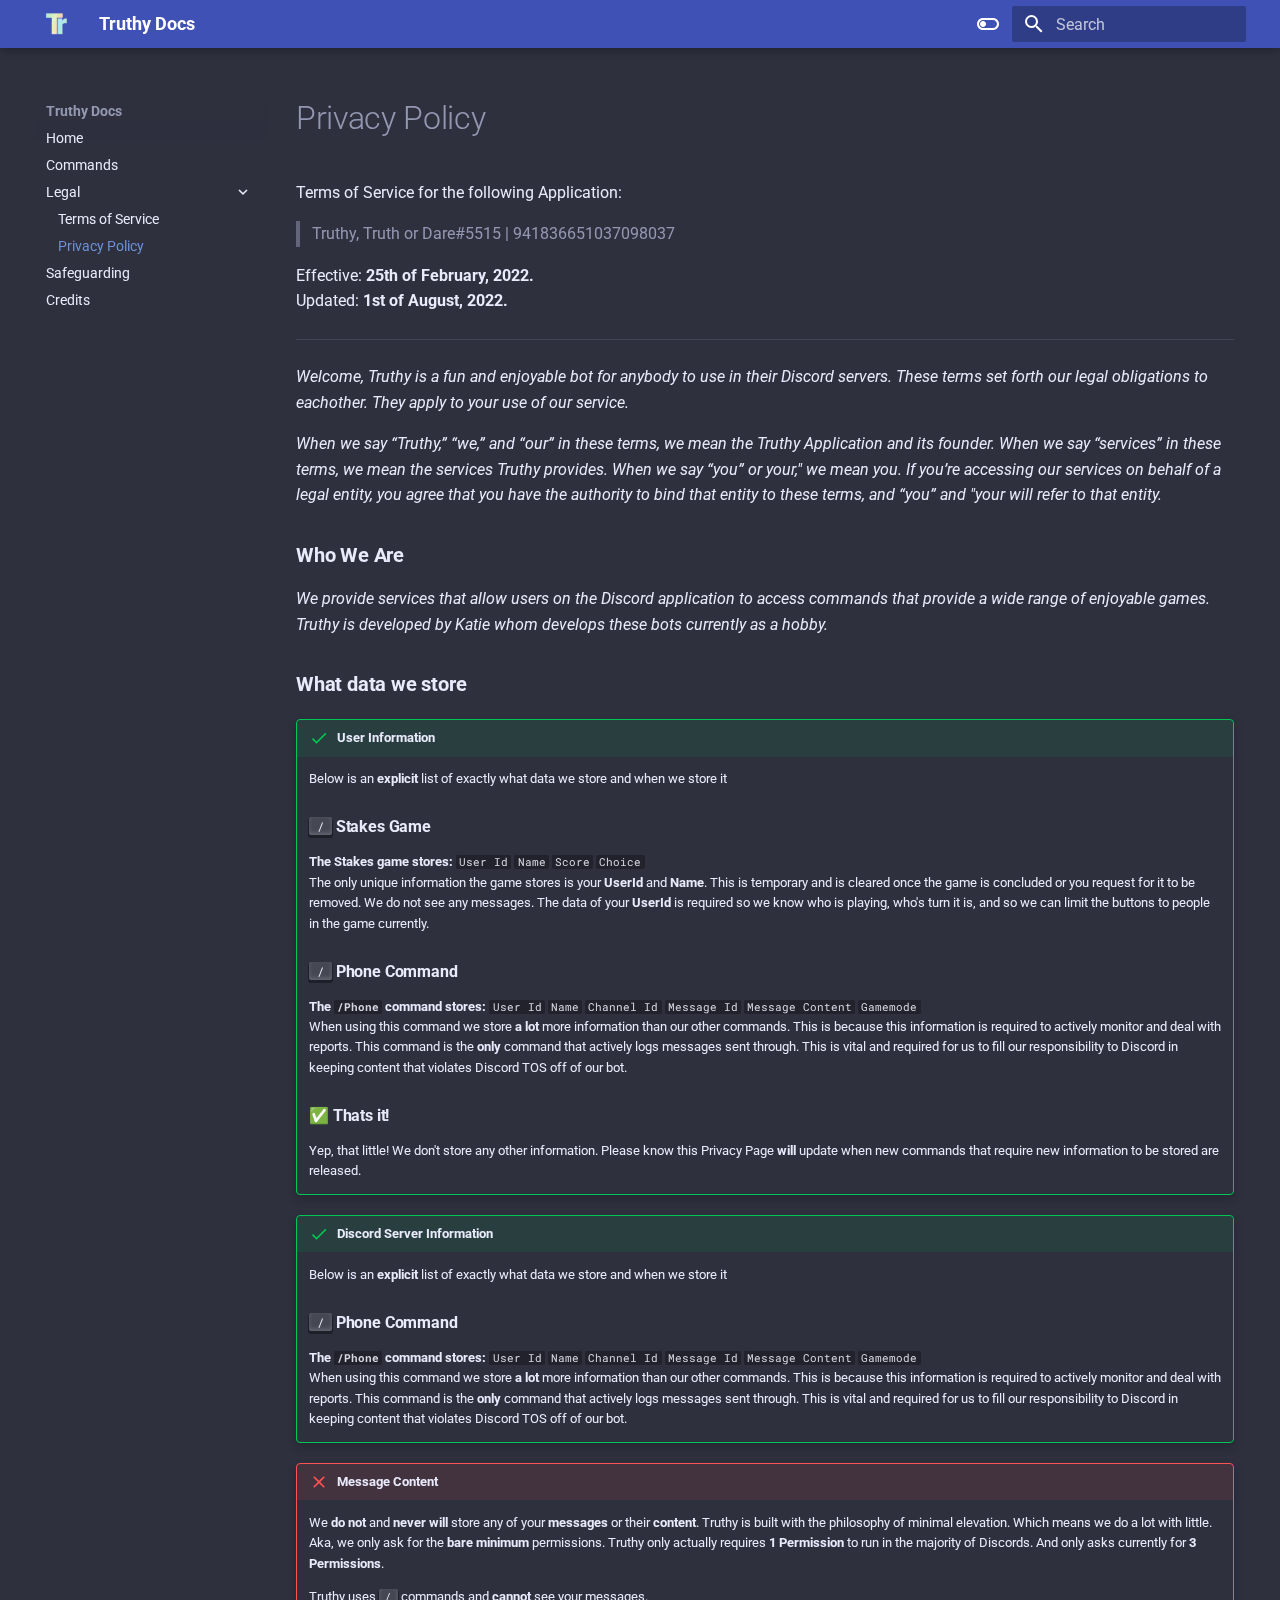
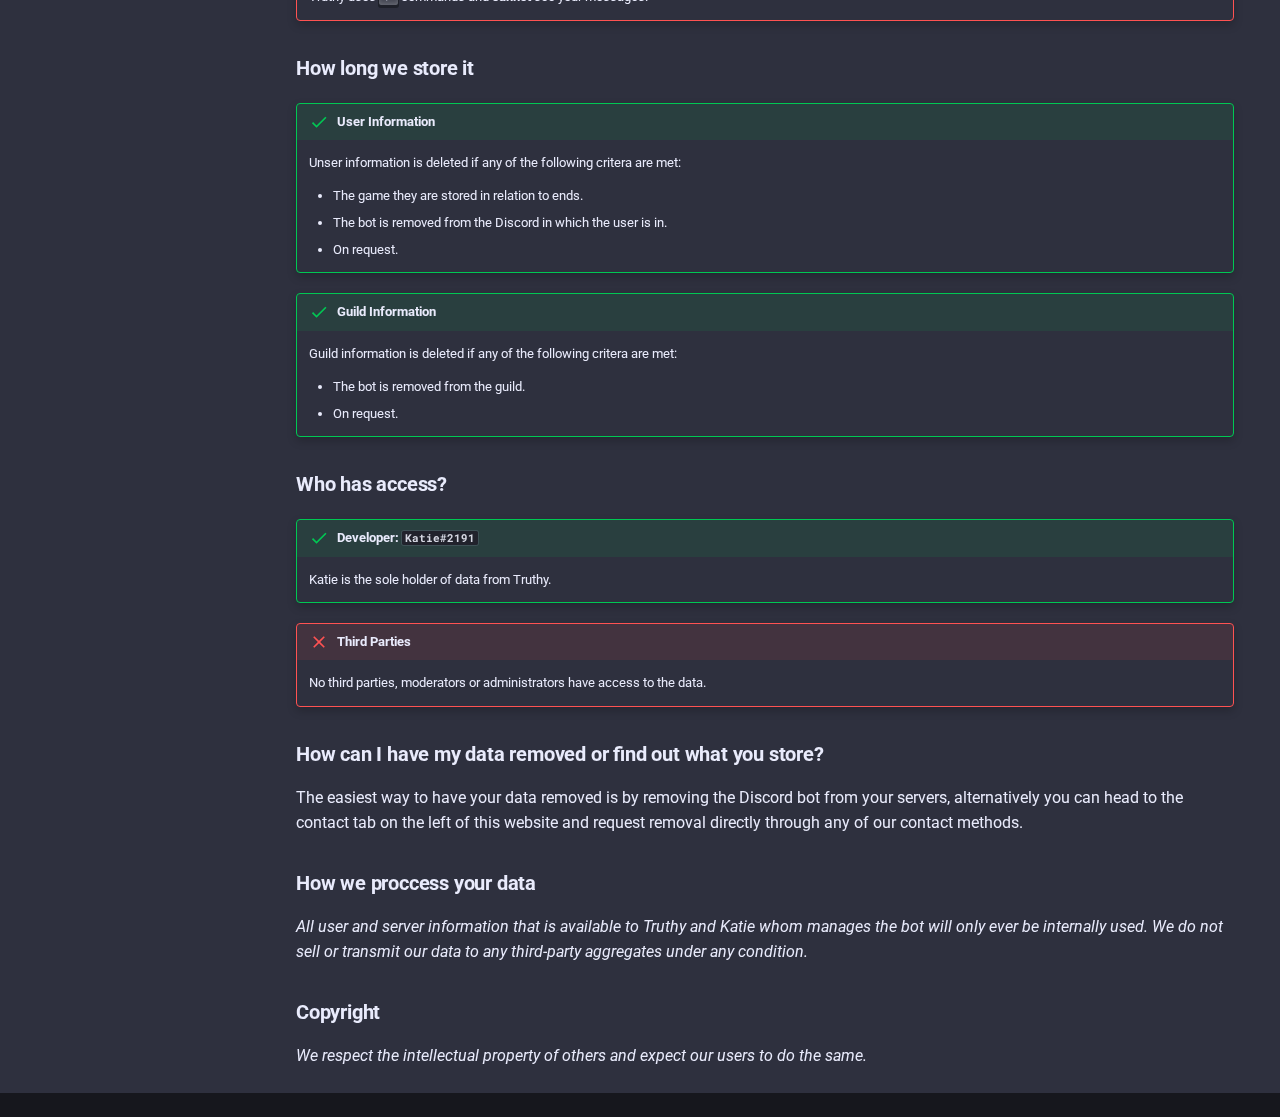
<file: legal/privacy/index.html>
<!doctype html>
<html lang="en" class="no-js">
  <head>
    
      <meta charset="utf-8">
      <meta name="viewport" content="width=device-width,initial-scale=1">
      
      
      
      
        <link rel="prev" href="../terms/">
      
      
        <link rel="next" href="../../safeguarding/">
      
      <link rel="icon" href="../../images/favicon.png">
      <meta name="generator" content="mkdocs-1.4.3, mkdocs-material-9.1.15">
    
    
      
        <title>Privacy Policy - Truthy Docs</title>
      
    
    
      <link rel="stylesheet" href="../../assets/stylesheets/main.26e3688c.min.css">
      
        
        <link rel="stylesheet" href="../../assets/stylesheets/palette.ecc896b0.min.css">
      
      

    
    
    
      
        
        
        <link rel="preconnect" href="https://fonts.gstatic.com" crossorigin>
        <link rel="stylesheet" href="https://fonts.googleapis.com/css?family=Roboto:300,300i,400,400i,700,700i%7CRoboto+Mono:400,400i,700,700i&display=fallback">
        <style>:root{--md-text-font:"Roboto";--md-code-font:"Roboto Mono"}</style>
      
    
    
      <link rel="stylesheet" href="../../stylesheets/extra.css">
    
    <script>__md_scope=new URL("../..",location),__md_hash=e=>[...e].reduce((e,_)=>(e<<5)-e+_.charCodeAt(0),0),__md_get=(e,_=localStorage,t=__md_scope)=>JSON.parse(_.getItem(t.pathname+"."+e)),__md_set=(e,_,t=localStorage,a=__md_scope)=>{try{t.setItem(a.pathname+"."+e,JSON.stringify(_))}catch(e){}}</script>
    
      

    
    
    
  </head>
  
  
    
    
      
    
    
    
    
    <body dir="ltr" data-md-color-scheme="slate" data-md-color-primary="indigo" data-md-color-accent="indigo">
  
    
    
      <script>var palette=__md_get("__palette");if(palette&&"object"==typeof palette.color)for(var key of Object.keys(palette.color))document.body.setAttribute("data-md-color-"+key,palette.color[key])</script>
    
    <input class="md-toggle" data-md-toggle="drawer" type="checkbox" id="__drawer" autocomplete="off">
    <input class="md-toggle" data-md-toggle="search" type="checkbox" id="__search" autocomplete="off">
    <label class="md-overlay" for="__drawer"></label>
    <div data-md-component="skip">
      
        
        <a href="#privacy-policy" class="md-skip">
          Skip to content
        </a>
      
    </div>
    <div data-md-component="announce">
      
    </div>
    
    
      

  

<header class="md-header md-header--shadow" data-md-component="header">
  <nav class="md-header__inner md-grid" aria-label="Header">
    <a href="../.." title="Truthy Docs" class="md-header__button md-logo" aria-label="Truthy Docs" data-md-component="logo">
      
  <img src="../../images/logo.png" alt="logo">

    </a>
    <label class="md-header__button md-icon" for="__drawer">
      <svg xmlns="http://www.w3.org/2000/svg" viewBox="0 0 24 24"><path d="M3 6h18v2H3V6m0 5h18v2H3v-2m0 5h18v2H3v-2Z"/></svg>
    </label>
    <div class="md-header__title" data-md-component="header-title">
      <div class="md-header__ellipsis">
        <div class="md-header__topic">
          <span class="md-ellipsis">
            Truthy Docs
          </span>
        </div>
        <div class="md-header__topic" data-md-component="header-topic">
          <span class="md-ellipsis">
            
              Privacy Policy
            
          </span>
        </div>
      </div>
    </div>
    
      
        <form class="md-header__option" data-md-component="palette">
          
            
            
            
            <input class="md-option" data-md-color-media="" data-md-color-scheme="slate" data-md-color-primary="indigo" data-md-color-accent="indigo"  aria-label="Switch to light mode"  type="radio" name="__palette" id="__palette_1">
            
              <label class="md-header__button md-icon" title="Switch to light mode" for="__palette_2" hidden>
                <svg xmlns="http://www.w3.org/2000/svg" viewBox="0 0 24 24"><path d="M17 6H7c-3.31 0-6 2.69-6 6s2.69 6 6 6h10c3.31 0 6-2.69 6-6s-2.69-6-6-6zm0 10H7c-2.21 0-4-1.79-4-4s1.79-4 4-4h10c2.21 0 4 1.79 4 4s-1.79 4-4 4zM7 9c-1.66 0-3 1.34-3 3s1.34 3 3 3 3-1.34 3-3-1.34-3-3-3z"/></svg>
              </label>
            
          
            
            
            
            <input class="md-option" data-md-color-media="" data-md-color-scheme="default" data-md-color-primary="indigo" data-md-color-accent="indigo"  aria-label="Switch to dark mode"  type="radio" name="__palette" id="__palette_2">
            
              <label class="md-header__button md-icon" title="Switch to dark mode" for="__palette_1" hidden>
                <svg xmlns="http://www.w3.org/2000/svg" viewBox="0 0 24 24"><path d="M17 7H7a5 5 0 0 0-5 5 5 5 0 0 0 5 5h10a5 5 0 0 0 5-5 5 5 0 0 0-5-5m0 8a3 3 0 0 1-3-3 3 3 0 0 1 3-3 3 3 0 0 1 3 3 3 3 0 0 1-3 3Z"/></svg>
              </label>
            
          
        </form>
      
    
    
    
      <label class="md-header__button md-icon" for="__search">
        <svg xmlns="http://www.w3.org/2000/svg" viewBox="0 0 24 24"><path d="M9.5 3A6.5 6.5 0 0 1 16 9.5c0 1.61-.59 3.09-1.56 4.23l.27.27h.79l5 5-1.5 1.5-5-5v-.79l-.27-.27A6.516 6.516 0 0 1 9.5 16 6.5 6.5 0 0 1 3 9.5 6.5 6.5 0 0 1 9.5 3m0 2C7 5 5 7 5 9.5S7 14 9.5 14 14 12 14 9.5 12 5 9.5 5Z"/></svg>
      </label>
      <div class="md-search" data-md-component="search" role="dialog">
  <label class="md-search__overlay" for="__search"></label>
  <div class="md-search__inner" role="search">
    <form class="md-search__form" name="search">
      <input type="text" class="md-search__input" name="query" aria-label="Search" placeholder="Search" autocapitalize="off" autocorrect="off" autocomplete="off" spellcheck="false" data-md-component="search-query" required>
      <label class="md-search__icon md-icon" for="__search">
        <svg xmlns="http://www.w3.org/2000/svg" viewBox="0 0 24 24"><path d="M9.5 3A6.5 6.5 0 0 1 16 9.5c0 1.61-.59 3.09-1.56 4.23l.27.27h.79l5 5-1.5 1.5-5-5v-.79l-.27-.27A6.516 6.516 0 0 1 9.5 16 6.5 6.5 0 0 1 3 9.5 6.5 6.5 0 0 1 9.5 3m0 2C7 5 5 7 5 9.5S7 14 9.5 14 14 12 14 9.5 12 5 9.5 5Z"/></svg>
        <svg xmlns="http://www.w3.org/2000/svg" viewBox="0 0 24 24"><path d="M20 11v2H8l5.5 5.5-1.42 1.42L4.16 12l7.92-7.92L13.5 5.5 8 11h12Z"/></svg>
      </label>
      <nav class="md-search__options" aria-label="Search">
        
        <button type="reset" class="md-search__icon md-icon" title="Clear" aria-label="Clear" tabindex="-1">
          <svg xmlns="http://www.w3.org/2000/svg" viewBox="0 0 24 24"><path d="M19 6.41 17.59 5 12 10.59 6.41 5 5 6.41 10.59 12 5 17.59 6.41 19 12 13.41 17.59 19 19 17.59 13.41 12 19 6.41Z"/></svg>
        </button>
      </nav>
      
    </form>
    <div class="md-search__output">
      <div class="md-search__scrollwrap" data-md-scrollfix>
        <div class="md-search-result" data-md-component="search-result">
          <div class="md-search-result__meta">
            Initializing search
          </div>
          <ol class="md-search-result__list" role="presentation"></ol>
        </div>
      </div>
    </div>
  </div>
</div>
    
    
  </nav>
  
</header>
    
    <div class="md-container" data-md-component="container">
      
      
        
          
        
      
      <main class="md-main" data-md-component="main">
        <div class="md-main__inner md-grid">
          
            
              
                
              
              <div class="md-sidebar md-sidebar--primary" data-md-component="sidebar" data-md-type="navigation" >
                <div class="md-sidebar__scrollwrap">
                  <div class="md-sidebar__inner">
                    


<nav class="md-nav md-nav--primary" aria-label="Navigation" data-md-level="0">
  <label class="md-nav__title" for="__drawer">
    <a href="../.." title="Truthy Docs" class="md-nav__button md-logo" aria-label="Truthy Docs" data-md-component="logo">
      
  <img src="../../images/logo.png" alt="logo">

    </a>
    Truthy Docs
  </label>
  
  <ul class="md-nav__list" data-md-scrollfix>
    
      
      
      

  
  
  
    <li class="md-nav__item">
      <a href="../.." class="md-nav__link">
        Home
      </a>
    </li>
  

    
      
      
      

  
  
  
    <li class="md-nav__item">
      <a href="../../commands/" class="md-nav__link">
        Commands
      </a>
    </li>
  

    
      
      
      

  
  
    
  
  
    
    <li class="md-nav__item md-nav__item--active md-nav__item--nested">
      
      
      
      
      <input class="md-nav__toggle md-toggle " type="checkbox" id="__nav_3" checked>
      
      
      
        <label class="md-nav__link" for="__nav_3" id="__nav_3_label" tabindex="0">
          Legal
          <span class="md-nav__icon md-icon"></span>
        </label>
      
      <nav class="md-nav" data-md-level="1" aria-labelledby="__nav_3_label" aria-expanded="true">
        <label class="md-nav__title" for="__nav_3">
          <span class="md-nav__icon md-icon"></span>
          Legal
        </label>
        <ul class="md-nav__list" data-md-scrollfix>
          
            
              
  
  
  
    <li class="md-nav__item">
      <a href="../terms/" class="md-nav__link">
        Terms of Service
      </a>
    </li>
  

            
          
            
              
  
  
    
  
  
    <li class="md-nav__item md-nav__item--active">
      
      <input class="md-nav__toggle md-toggle" type="checkbox" id="__toc">
      
      
        
      
      
        <label class="md-nav__link md-nav__link--active" for="__toc">
          Privacy Policy
          <span class="md-nav__icon md-icon"></span>
        </label>
      
      <a href="./" class="md-nav__link md-nav__link--active">
        Privacy Policy
      </a>
      
        

<nav class="md-nav md-nav--secondary" aria-label="Table of contents">
  
  
  
    
  
  
    <label class="md-nav__title" for="__toc">
      <span class="md-nav__icon md-icon"></span>
      Table of contents
    </label>
    <ul class="md-nav__list" data-md-component="toc" data-md-scrollfix>
      
        <li class="md-nav__item">
  <a href="#who-we-are" class="md-nav__link">
    Who We Are
  </a>
  
</li>
      
        <li class="md-nav__item">
  <a href="#what-data-we-store" class="md-nav__link">
    What data we store
  </a>
  
</li>
      
        <li class="md-nav__item">
  <a href="#stakes-game" class="md-nav__link">
    / Stakes Game
  </a>
  
</li>
      
        <li class="md-nav__item">
  <a href="#phone-command" class="md-nav__link">
    / Phone Command
  </a>
  
</li>
      
        <li class="md-nav__item">
  <a href="#thats-it" class="md-nav__link">
    ✅ Thats it!
  </a>
  
</li>
      
        <li class="md-nav__item">
  <a href="#phone-command_1" class="md-nav__link">
    / Phone Command
  </a>
  
</li>
      
        <li class="md-nav__item">
  <a href="#how-long-we-store-it" class="md-nav__link">
    How long we store it
  </a>
  
</li>
      
        <li class="md-nav__item">
  <a href="#who-has-access" class="md-nav__link">
    Who has access?
  </a>
  
</li>
      
        <li class="md-nav__item">
  <a href="#how-can-i-have-my-data-removed-or-find-out-what-you-store" class="md-nav__link">
    How can I have my data removed or find out what you store?
  </a>
  
</li>
      
        <li class="md-nav__item">
  <a href="#how-we-proccess-your-data" class="md-nav__link">
    How we proccess your data
  </a>
  
</li>
      
        <li class="md-nav__item">
  <a href="#copyright" class="md-nav__link">
    Copyright
  </a>
  
</li>
      
    </ul>
  
</nav>
      
    </li>
  

            
          
        </ul>
      </nav>
    </li>
  

    
      
      
      

  
  
  
    <li class="md-nav__item">
      <a href="../../safeguarding/" class="md-nav__link">
        Safeguarding
      </a>
    </li>
  

    
      
      
      

  
  
  
    <li class="md-nav__item">
      <a href="../../credits/" class="md-nav__link">
        Credits
      </a>
    </li>
  

    
  </ul>
</nav>
                  </div>
                </div>
              </div>
            
            
              
                
              
              <div class="md-sidebar md-sidebar--secondary" data-md-component="sidebar" data-md-type="toc" hidden>
                <div class="md-sidebar__scrollwrap">
                  <div class="md-sidebar__inner">
                    

<nav class="md-nav md-nav--secondary" aria-label="Table of contents">
  
  
  
    
  
  
    <label class="md-nav__title" for="__toc">
      <span class="md-nav__icon md-icon"></span>
      Table of contents
    </label>
    <ul class="md-nav__list" data-md-component="toc" data-md-scrollfix>
      
        <li class="md-nav__item">
  <a href="#who-we-are" class="md-nav__link">
    Who We Are
  </a>
  
</li>
      
        <li class="md-nav__item">
  <a href="#what-data-we-store" class="md-nav__link">
    What data we store
  </a>
  
</li>
      
        <li class="md-nav__item">
  <a href="#stakes-game" class="md-nav__link">
    / Stakes Game
  </a>
  
</li>
      
        <li class="md-nav__item">
  <a href="#phone-command" class="md-nav__link">
    / Phone Command
  </a>
  
</li>
      
        <li class="md-nav__item">
  <a href="#thats-it" class="md-nav__link">
    ✅ Thats it!
  </a>
  
</li>
      
        <li class="md-nav__item">
  <a href="#phone-command_1" class="md-nav__link">
    / Phone Command
  </a>
  
</li>
      
        <li class="md-nav__item">
  <a href="#how-long-we-store-it" class="md-nav__link">
    How long we store it
  </a>
  
</li>
      
        <li class="md-nav__item">
  <a href="#who-has-access" class="md-nav__link">
    Who has access?
  </a>
  
</li>
      
        <li class="md-nav__item">
  <a href="#how-can-i-have-my-data-removed-or-find-out-what-you-store" class="md-nav__link">
    How can I have my data removed or find out what you store?
  </a>
  
</li>
      
        <li class="md-nav__item">
  <a href="#how-we-proccess-your-data" class="md-nav__link">
    How we proccess your data
  </a>
  
</li>
      
        <li class="md-nav__item">
  <a href="#copyright" class="md-nav__link">
    Copyright
  </a>
  
</li>
      
    </ul>
  
</nav>
                  </div>
                </div>
              </div>
            
          
          
            <div class="md-content" data-md-component="content">
              <article class="md-content__inner md-typeset">
                
                  


<h1 id="privacy-policy">Privacy Policy</h1>
<p>Terms of Service for the following Application:</p>
<blockquote>
<p>Truthy, Truth or Dare#5515 | 941836651037098037</p>
</blockquote>
<p>Effective: <strong>25th of February, 2022.</strong>
<br>
Updated: <strong>1st of August, 2022.</strong></p>
<hr />
<p><em>Welcome, Truthy is a fun and enjoyable bot for anybody to use in their Discord servers. These terms set forth our legal obligations to eachother. They apply to your use of our service.</em></p>
<p><em>When we say “Truthy,” “we,” and “our” in these terms, we mean the Truthy Application and its founder. When we say “services” in these terms, we mean the services Truthy provides. When we say “you” or your," we mean you. If you’re accessing our services on behalf of a legal entity, you agree that you have the authority to bind that entity to these terms, and “you” and "your will refer to that entity.</em></p>
<h3 id="who-we-are"><strong>Who We Are</strong></h3>
<p><em>We provide services that allow users on the Discord application to access commands that provide a wide range of enjoyable games. Truthy is developed by Katie whom develops these bots currently as a hobby.</em></p>
<h3 id="what-data-we-store"><strong>What data we store</strong></h3>
<div class="admonition success">
<p class="admonition-title">User Information</p>
<p>Below is an <strong>explicit</strong> list of exactly what data we store and when we store it</p>
<h3 id="stakes-game"><span class="keys"><kbd class="key-slash">/</kbd></span> <strong>Stakes Game</strong></h3>
<p><strong>The Stakes game stores:</strong> <code>User Id</code> <code>Name</code> <code>Score</code> <code>Choice</code><br>
The only unique information the game stores is your <strong>UserId</strong> and <strong>Name</strong>. This is temporary and is cleared once the game is concluded or you request for it to be removed. We do not see any messages. The data of your <strong>UserId</strong> is required so we know who is playing, who's turn it is, and so we can limit the buttons to people in the game currently.</p>
<h3 id="phone-command"><span class="keys"><kbd class="key-slash">/</kbd></span> <strong>Phone Command</strong></h3>
<p><strong>The <code>/Phone</code> command stores:</strong> <code>User Id</code> <code>Name</code> <code>Channel Id</code> <code>Message Id</code> <code>Message Content</code> <code>Gamemode</code><br>
When using this command we store <strong>a lot</strong> more information than our other commands. This is because this information is required to actively monitor and deal with reports. This command is the <strong>only</strong> command that actively logs messages sent through. This is vital and required for us to fill our responsibility to Discord in keeping content that violates Discord TOS off of our bot.</p>
<h3 id="thats-it">✅ <strong>Thats it!</strong></h3>
<p>Yep, that little! We don't store any other information. Please know this Privacy Page <strong>will</strong> update when new commands that require new information to be stored are released.</p>
</div>
<div class="admonition success">
<p class="admonition-title">Discord Server Information</p>
<p>Below is an <strong>explicit</strong> list of exactly what data we store and when we store it</p>
<h3 id="phone-command_1"><span class="keys"><kbd class="key-slash">/</kbd></span> <strong>Phone Command</strong></h3>
<p><strong>The <code>/Phone</code> command stores:</strong> <code>User Id</code> <code>Name</code> <code>Channel Id</code> <code>Message Id</code> <code>Message Content</code> <code>Gamemode</code><br>
When using this command we store <strong>a lot</strong> more information than our other commands. This is because this information is required to actively monitor and deal with reports. This command is the <strong>only</strong> command that actively logs messages sent through. This is vital and required for us to fill our responsibility to Discord in keeping content that violates Discord TOS off of our bot.</p>
</div>
<div class="admonition failure">
<p class="admonition-title">Message Content</p>
<p>We <strong>do not</strong> and <strong>never will</strong> store any of your <strong>messages</strong> or their <strong>content</strong>. Truthy is built with the philosophy of minimal elevation. Which means we do a lot with little. Aka, we only ask for the <strong>bare minimum</strong> permissions. Truthy only actually requires <strong>1 Permission</strong> to run in the majority of Discords. And only asks currently for <strong>3 Permissions</strong>. </p>
<p>Truthy uses <span class="keys"><kbd class="key-slash">/</kbd></span> commands and <strong>cannot</strong> see your messages.</p>
</div>
<h3 id="how-long-we-store-it"><strong>How long we store it</strong></h3>
<div class="admonition success">
<p class="admonition-title">User Information</p>
<p>Unser information is deleted if any of the following critera are met:</p>
<ul>
<li>The game they are stored in relation to ends.</li>
<li>The bot is removed from the Discord in which the user is in.</li>
<li>On request.</li>
</ul>
</div>
<div class="admonition success">
<p class="admonition-title">Guild Information</p>
<p>Guild information is deleted if any of the following critera are met:</p>
<ul>
<li>The bot is removed from the guild.</li>
<li>On request.</li>
</ul>
</div>
<h3 id="who-has-access"><strong>Who has access?</strong></h3>
<div class="admonition success">
<p class="admonition-title">Developer: <code>Katie#2191</code></p>
<p>Katie is the sole holder of data from Truthy.</p>
</div>
<div class="admonition failure">
<p class="admonition-title">Third Parties</p>
<p>No third parties, moderators or administrators have access to the data.</p>
</div>
<h3 id="how-can-i-have-my-data-removed-or-find-out-what-you-store"><strong>How can I have my data removed or find out what you store?</strong></h3>
<p>The easiest way to have your data removed is by removing the Discord bot from your servers, alternatively you can head to the contact tab on the left of this website and request removal directly through any of our contact methods.</p>
<h3 id="how-we-proccess-your-data"><strong>How we proccess your data</strong></h3>
<p><em>All user and server information that is available to Truthy and Katie whom manages the bot will only ever be internally used. We do not sell or transmit our data to any third-party aggregates under any condition.</em></p>
<h3 id="copyright"><strong>Copyright</strong></h3>
<p><em>We respect the intellectual property of others and expect our users to do the same.</em></p>



  



                
              </article>
            </div>
          
          
  <script>var tabs=__md_get("__tabs");if(Array.isArray(tabs))e:for(var set of document.querySelectorAll(".tabbed-set")){var tab,labels=set.querySelector(".tabbed-labels");for(tab of tabs)for(var label of labels.getElementsByTagName("label"))if(label.innerText.trim()===tab){var input=document.getElementById(label.htmlFor);input.checked=!0;continue e}}</script>

        </div>
        
      </main>
      
        <footer class="md-footer">
  
  <div class="md-footer-meta md-typeset">
    <div class="md-footer-meta__inner md-grid">
      <div class="md-copyright">
  
  
</div>
      
    </div>
  </div>
</footer>
      
    </div>
    <div class="md-dialog" data-md-component="dialog">
      <div class="md-dialog__inner md-typeset"></div>
    </div>
    
    <script id="__config" type="application/json">{"base": "../..", "features": ["header.autohide", "navigation.instant", "content.tabs.link"], "search": "../../assets/javascripts/workers/search.208ed371.min.js", "translations": {"clipboard.copied": "Copied to clipboard", "clipboard.copy": "Copy to clipboard", "search.result.more.one": "1 more on this page", "search.result.more.other": "# more on this page", "search.result.none": "No matching documents", "search.result.one": "1 matching document", "search.result.other": "# matching documents", "search.result.placeholder": "Type to start searching", "search.result.term.missing": "Missing", "select.version": "Select version"}}</script>
    
    
      <script src="../../assets/javascripts/bundle.b4d07000.min.js"></script>
      
    
  </body>
</html>
</file>
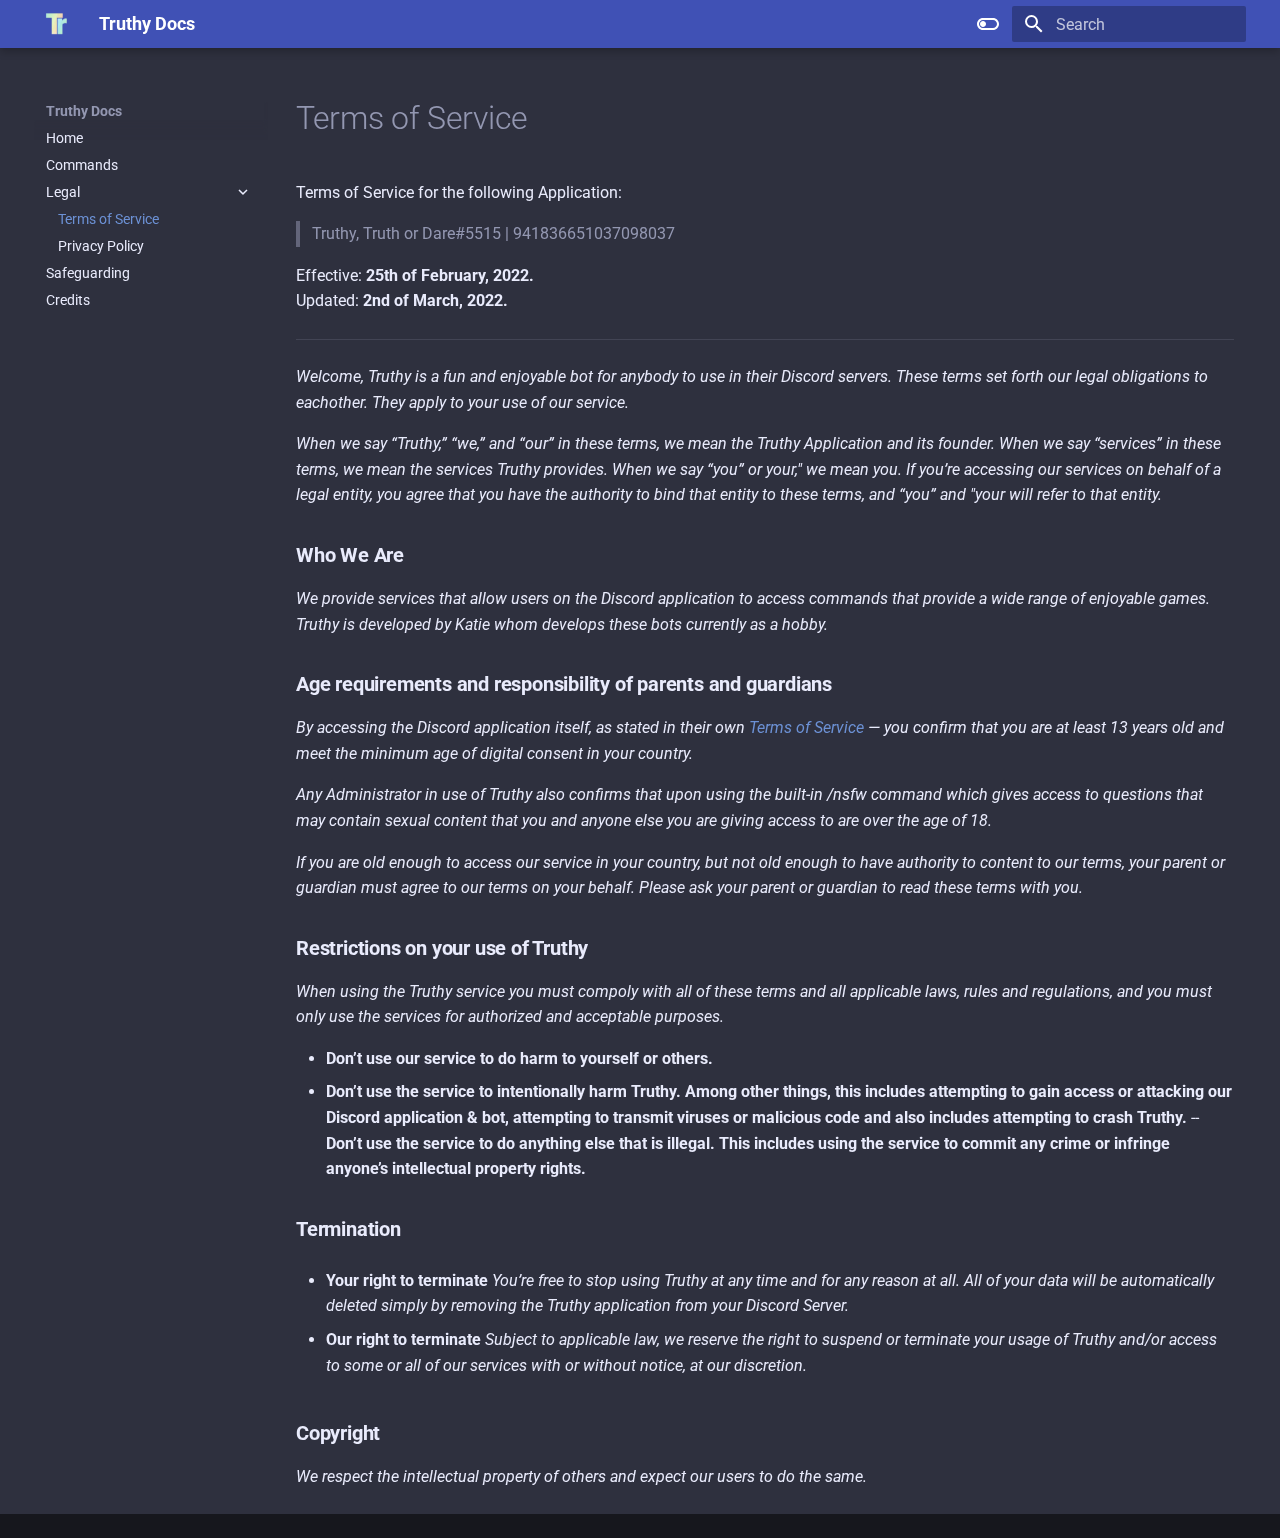
<file: legal/terms/index.html>
<!doctype html>
<html lang="en" class="no-js">
  <head>
    
      <meta charset="utf-8">
      <meta name="viewport" content="width=device-width,initial-scale=1">
      
      
      
      
        <link rel="prev" href="../../commands/">
      
      
        <link rel="next" href="../privacy/">
      
      <link rel="icon" href="../../images/favicon.png">
      <meta name="generator" content="mkdocs-1.4.3, mkdocs-material-9.1.15">
    
    
      
        <title>Terms of Service - Truthy Docs</title>
      
    
    
      <link rel="stylesheet" href="../../assets/stylesheets/main.26e3688c.min.css">
      
        
        <link rel="stylesheet" href="../../assets/stylesheets/palette.ecc896b0.min.css">
      
      

    
    
    
      
        
        
        <link rel="preconnect" href="https://fonts.gstatic.com" crossorigin>
        <link rel="stylesheet" href="https://fonts.googleapis.com/css?family=Roboto:300,300i,400,400i,700,700i%7CRoboto+Mono:400,400i,700,700i&display=fallback">
        <style>:root{--md-text-font:"Roboto";--md-code-font:"Roboto Mono"}</style>
      
    
    
      <link rel="stylesheet" href="../../stylesheets/extra.css">
    
    <script>__md_scope=new URL("../..",location),__md_hash=e=>[...e].reduce((e,_)=>(e<<5)-e+_.charCodeAt(0),0),__md_get=(e,_=localStorage,t=__md_scope)=>JSON.parse(_.getItem(t.pathname+"."+e)),__md_set=(e,_,t=localStorage,a=__md_scope)=>{try{t.setItem(a.pathname+"."+e,JSON.stringify(_))}catch(e){}}</script>
    
      

    
    
    
  </head>
  
  
    
    
      
    
    
    
    
    <body dir="ltr" data-md-color-scheme="slate" data-md-color-primary="indigo" data-md-color-accent="indigo">
  
    
    
      <script>var palette=__md_get("__palette");if(palette&&"object"==typeof palette.color)for(var key of Object.keys(palette.color))document.body.setAttribute("data-md-color-"+key,palette.color[key])</script>
    
    <input class="md-toggle" data-md-toggle="drawer" type="checkbox" id="__drawer" autocomplete="off">
    <input class="md-toggle" data-md-toggle="search" type="checkbox" id="__search" autocomplete="off">
    <label class="md-overlay" for="__drawer"></label>
    <div data-md-component="skip">
      
        
        <a href="#terms-of-service" class="md-skip">
          Skip to content
        </a>
      
    </div>
    <div data-md-component="announce">
      
    </div>
    
    
      

  

<header class="md-header md-header--shadow" data-md-component="header">
  <nav class="md-header__inner md-grid" aria-label="Header">
    <a href="../.." title="Truthy Docs" class="md-header__button md-logo" aria-label="Truthy Docs" data-md-component="logo">
      
  <img src="../../images/logo.png" alt="logo">

    </a>
    <label class="md-header__button md-icon" for="__drawer">
      <svg xmlns="http://www.w3.org/2000/svg" viewBox="0 0 24 24"><path d="M3 6h18v2H3V6m0 5h18v2H3v-2m0 5h18v2H3v-2Z"/></svg>
    </label>
    <div class="md-header__title" data-md-component="header-title">
      <div class="md-header__ellipsis">
        <div class="md-header__topic">
          <span class="md-ellipsis">
            Truthy Docs
          </span>
        </div>
        <div class="md-header__topic" data-md-component="header-topic">
          <span class="md-ellipsis">
            
              Terms of Service
            
          </span>
        </div>
      </div>
    </div>
    
      
        <form class="md-header__option" data-md-component="palette">
          
            
            
            
            <input class="md-option" data-md-color-media="" data-md-color-scheme="slate" data-md-color-primary="indigo" data-md-color-accent="indigo"  aria-label="Switch to light mode"  type="radio" name="__palette" id="__palette_1">
            
              <label class="md-header__button md-icon" title="Switch to light mode" for="__palette_2" hidden>
                <svg xmlns="http://www.w3.org/2000/svg" viewBox="0 0 24 24"><path d="M17 6H7c-3.31 0-6 2.69-6 6s2.69 6 6 6h10c3.31 0 6-2.69 6-6s-2.69-6-6-6zm0 10H7c-2.21 0-4-1.79-4-4s1.79-4 4-4h10c2.21 0 4 1.79 4 4s-1.79 4-4 4zM7 9c-1.66 0-3 1.34-3 3s1.34 3 3 3 3-1.34 3-3-1.34-3-3-3z"/></svg>
              </label>
            
          
            
            
            
            <input class="md-option" data-md-color-media="" data-md-color-scheme="default" data-md-color-primary="indigo" data-md-color-accent="indigo"  aria-label="Switch to dark mode"  type="radio" name="__palette" id="__palette_2">
            
              <label class="md-header__button md-icon" title="Switch to dark mode" for="__palette_1" hidden>
                <svg xmlns="http://www.w3.org/2000/svg" viewBox="0 0 24 24"><path d="M17 7H7a5 5 0 0 0-5 5 5 5 0 0 0 5 5h10a5 5 0 0 0 5-5 5 5 0 0 0-5-5m0 8a3 3 0 0 1-3-3 3 3 0 0 1 3-3 3 3 0 0 1 3 3 3 3 0 0 1-3 3Z"/></svg>
              </label>
            
          
        </form>
      
    
    
    
      <label class="md-header__button md-icon" for="__search">
        <svg xmlns="http://www.w3.org/2000/svg" viewBox="0 0 24 24"><path d="M9.5 3A6.5 6.5 0 0 1 16 9.5c0 1.61-.59 3.09-1.56 4.23l.27.27h.79l5 5-1.5 1.5-5-5v-.79l-.27-.27A6.516 6.516 0 0 1 9.5 16 6.5 6.5 0 0 1 3 9.5 6.5 6.5 0 0 1 9.5 3m0 2C7 5 5 7 5 9.5S7 14 9.5 14 14 12 14 9.5 12 5 9.5 5Z"/></svg>
      </label>
      <div class="md-search" data-md-component="search" role="dialog">
  <label class="md-search__overlay" for="__search"></label>
  <div class="md-search__inner" role="search">
    <form class="md-search__form" name="search">
      <input type="text" class="md-search__input" name="query" aria-label="Search" placeholder="Search" autocapitalize="off" autocorrect="off" autocomplete="off" spellcheck="false" data-md-component="search-query" required>
      <label class="md-search__icon md-icon" for="__search">
        <svg xmlns="http://www.w3.org/2000/svg" viewBox="0 0 24 24"><path d="M9.5 3A6.5 6.5 0 0 1 16 9.5c0 1.61-.59 3.09-1.56 4.23l.27.27h.79l5 5-1.5 1.5-5-5v-.79l-.27-.27A6.516 6.516 0 0 1 9.5 16 6.5 6.5 0 0 1 3 9.5 6.5 6.5 0 0 1 9.5 3m0 2C7 5 5 7 5 9.5S7 14 9.5 14 14 12 14 9.5 12 5 9.5 5Z"/></svg>
        <svg xmlns="http://www.w3.org/2000/svg" viewBox="0 0 24 24"><path d="M20 11v2H8l5.5 5.5-1.42 1.42L4.16 12l7.92-7.92L13.5 5.5 8 11h12Z"/></svg>
      </label>
      <nav class="md-search__options" aria-label="Search">
        
        <button type="reset" class="md-search__icon md-icon" title="Clear" aria-label="Clear" tabindex="-1">
          <svg xmlns="http://www.w3.org/2000/svg" viewBox="0 0 24 24"><path d="M19 6.41 17.59 5 12 10.59 6.41 5 5 6.41 10.59 12 5 17.59 6.41 19 12 13.41 17.59 19 19 17.59 13.41 12 19 6.41Z"/></svg>
        </button>
      </nav>
      
    </form>
    <div class="md-search__output">
      <div class="md-search__scrollwrap" data-md-scrollfix>
        <div class="md-search-result" data-md-component="search-result">
          <div class="md-search-result__meta">
            Initializing search
          </div>
          <ol class="md-search-result__list" role="presentation"></ol>
        </div>
      </div>
    </div>
  </div>
</div>
    
    
  </nav>
  
</header>
    
    <div class="md-container" data-md-component="container">
      
      
        
          
        
      
      <main class="md-main" data-md-component="main">
        <div class="md-main__inner md-grid">
          
            
              
                
              
              <div class="md-sidebar md-sidebar--primary" data-md-component="sidebar" data-md-type="navigation" >
                <div class="md-sidebar__scrollwrap">
                  <div class="md-sidebar__inner">
                    


<nav class="md-nav md-nav--primary" aria-label="Navigation" data-md-level="0">
  <label class="md-nav__title" for="__drawer">
    <a href="../.." title="Truthy Docs" class="md-nav__button md-logo" aria-label="Truthy Docs" data-md-component="logo">
      
  <img src="../../images/logo.png" alt="logo">

    </a>
    Truthy Docs
  </label>
  
  <ul class="md-nav__list" data-md-scrollfix>
    
      
      
      

  
  
  
    <li class="md-nav__item">
      <a href="../.." class="md-nav__link">
        Home
      </a>
    </li>
  

    
      
      
      

  
  
  
    <li class="md-nav__item">
      <a href="../../commands/" class="md-nav__link">
        Commands
      </a>
    </li>
  

    
      
      
      

  
  
    
  
  
    
    <li class="md-nav__item md-nav__item--active md-nav__item--nested">
      
      
      
      
      <input class="md-nav__toggle md-toggle " type="checkbox" id="__nav_3" checked>
      
      
      
        <label class="md-nav__link" for="__nav_3" id="__nav_3_label" tabindex="0">
          Legal
          <span class="md-nav__icon md-icon"></span>
        </label>
      
      <nav class="md-nav" data-md-level="1" aria-labelledby="__nav_3_label" aria-expanded="true">
        <label class="md-nav__title" for="__nav_3">
          <span class="md-nav__icon md-icon"></span>
          Legal
        </label>
        <ul class="md-nav__list" data-md-scrollfix>
          
            
              
  
  
    
  
  
    <li class="md-nav__item md-nav__item--active">
      
      <input class="md-nav__toggle md-toggle" type="checkbox" id="__toc">
      
      
        
      
      
        <label class="md-nav__link md-nav__link--active" for="__toc">
          Terms of Service
          <span class="md-nav__icon md-icon"></span>
        </label>
      
      <a href="./" class="md-nav__link md-nav__link--active">
        Terms of Service
      </a>
      
        

<nav class="md-nav md-nav--secondary" aria-label="Table of contents">
  
  
  
    
  
  
    <label class="md-nav__title" for="__toc">
      <span class="md-nav__icon md-icon"></span>
      Table of contents
    </label>
    <ul class="md-nav__list" data-md-component="toc" data-md-scrollfix>
      
        <li class="md-nav__item">
  <a href="#who-we-are" class="md-nav__link">
    Who We Are
  </a>
  
</li>
      
        <li class="md-nav__item">
  <a href="#age-requirements-and-responsibility-of-parents-and-guardians" class="md-nav__link">
    Age requirements and responsibility of parents and guardians
  </a>
  
</li>
      
        <li class="md-nav__item">
  <a href="#restrictions-on-your-use-of-truthy" class="md-nav__link">
    Restrictions on your use of Truthy
  </a>
  
</li>
      
        <li class="md-nav__item">
  <a href="#termination" class="md-nav__link">
    Termination
  </a>
  
</li>
      
        <li class="md-nav__item">
  <a href="#copyright" class="md-nav__link">
    Copyright
  </a>
  
</li>
      
    </ul>
  
</nav>
      
    </li>
  

            
          
            
              
  
  
  
    <li class="md-nav__item">
      <a href="../privacy/" class="md-nav__link">
        Privacy Policy
      </a>
    </li>
  

            
          
        </ul>
      </nav>
    </li>
  

    
      
      
      

  
  
  
    <li class="md-nav__item">
      <a href="../../safeguarding/" class="md-nav__link">
        Safeguarding
      </a>
    </li>
  

    
      
      
      

  
  
  
    <li class="md-nav__item">
      <a href="../../credits/" class="md-nav__link">
        Credits
      </a>
    </li>
  

    
  </ul>
</nav>
                  </div>
                </div>
              </div>
            
            
              
                
              
              <div class="md-sidebar md-sidebar--secondary" data-md-component="sidebar" data-md-type="toc" hidden>
                <div class="md-sidebar__scrollwrap">
                  <div class="md-sidebar__inner">
                    

<nav class="md-nav md-nav--secondary" aria-label="Table of contents">
  
  
  
    
  
  
    <label class="md-nav__title" for="__toc">
      <span class="md-nav__icon md-icon"></span>
      Table of contents
    </label>
    <ul class="md-nav__list" data-md-component="toc" data-md-scrollfix>
      
        <li class="md-nav__item">
  <a href="#who-we-are" class="md-nav__link">
    Who We Are
  </a>
  
</li>
      
        <li class="md-nav__item">
  <a href="#age-requirements-and-responsibility-of-parents-and-guardians" class="md-nav__link">
    Age requirements and responsibility of parents and guardians
  </a>
  
</li>
      
        <li class="md-nav__item">
  <a href="#restrictions-on-your-use-of-truthy" class="md-nav__link">
    Restrictions on your use of Truthy
  </a>
  
</li>
      
        <li class="md-nav__item">
  <a href="#termination" class="md-nav__link">
    Termination
  </a>
  
</li>
      
        <li class="md-nav__item">
  <a href="#copyright" class="md-nav__link">
    Copyright
  </a>
  
</li>
      
    </ul>
  
</nav>
                  </div>
                </div>
              </div>
            
          
          
            <div class="md-content" data-md-component="content">
              <article class="md-content__inner md-typeset">
                
                  


<h1 id="terms-of-service">Terms of Service</h1>
<p>Terms of Service for the following Application:</p>
<blockquote>
<p>Truthy, Truth or Dare#5515 | 941836651037098037</p>
</blockquote>
<p>Effective: <strong>25th of February, 2022.</strong>
<br>
Updated: <strong>2nd of March, 2022.</strong></p>
<hr />
<p><em>Welcome, Truthy is a fun and enjoyable bot for anybody to use in their Discord servers. These terms set forth our legal obligations to eachother. They apply to your use of our service.</em></p>
<p><em>When we say “Truthy,” “we,” and “our” in these terms, we mean the Truthy Application and its founder. When we say “services” in these terms, we mean the services Truthy provides. When we say “you” or your," we mean you. If you’re accessing our services on behalf of a legal entity, you agree that you have the authority to bind that entity to these terms, and “you” and "your will refer to that entity.</em></p>
<h3 id="who-we-are"><strong>Who We Are</strong></h3>
<p><em>We provide services that allow users on the Discord application to access commands that provide a wide range of enjoyable games. Truthy is developed by Katie whom develops these bots currently as a hobby.</em></p>
<h3 id="age-requirements-and-responsibility-of-parents-and-guardians"><strong>Age requirements and responsibility of parents and guardians</strong></h3>
<p><em>By accessing the Discord application itself, as stated in their own <a href="https://discord.com/terms">Terms of Service</a> — you confirm that you are at least 13 years old and meet the minimum age of digital consent in your country.</em></p>
<p><em>Any Administrator in use of Truthy also confirms that upon using the built-in /nsfw command which gives access to questions that may contain sexual content that you and anyone else you are giving access to are over the age of 18.</em></p>
<p><em>If you are old enough to access our service in your country, but not old enough to have authority to content to our terms, your parent or guardian must agree to our terms on your behalf. Please ask your parent or guardian to read these terms with you.</em></p>
<h3 id="restrictions-on-your-use-of-truthy"><strong>Restrictions on your use of Truthy</strong></h3>
<p><em>When using the Truthy service you must compoly with all of these terms and all applicable laws, rules and regulations, and you must only use the services for authorized and acceptable purposes.</em></p>
<ul>
<li><strong>Don’t use our service to do harm to yourself or others.</strong></li>
<li><strong>Don’t use the service to intentionally harm Truthy. Among other things, this includes attempting to gain access or attacking our Discord application &amp; bot, attempting to transmit viruses or malicious code and also includes attempting to crash Truthy.</strong>
-- <strong>Don’t use the service to do anything else that is illegal. This includes using the service to commit any crime or infringe anyone’s intellectual property rights.</strong></li>
</ul>
<h3 id="termination"><strong>Termination</strong></h3>
<ul>
<li>
<p><strong>Your right to terminate</strong>
<em>You’re free to stop using Truthy at any time and for any reason at all. All of your data will be automatically deleted simply by removing the Truthy application from your Discord Server.</em></p>
</li>
<li>
<p><strong>Our right to terminate</strong>
<em>Subject to applicable law, we reserve the right to suspend or terminate your usage of Truthy and/or access to some or all of our services with or without notice, at our discretion.</em></p>
</li>
</ul>
<h3 id="copyright"><strong>Copyright</strong></h3>
<p><em>We respect the intellectual property of others and expect our users to do the same.</em></p>



  



                
              </article>
            </div>
          
          
  <script>var tabs=__md_get("__tabs");if(Array.isArray(tabs))e:for(var set of document.querySelectorAll(".tabbed-set")){var tab,labels=set.querySelector(".tabbed-labels");for(tab of tabs)for(var label of labels.getElementsByTagName("label"))if(label.innerText.trim()===tab){var input=document.getElementById(label.htmlFor);input.checked=!0;continue e}}</script>

        </div>
        
      </main>
      
        <footer class="md-footer">
  
  <div class="md-footer-meta md-typeset">
    <div class="md-footer-meta__inner md-grid">
      <div class="md-copyright">
  
  
</div>
      
    </div>
  </div>
</footer>
      
    </div>
    <div class="md-dialog" data-md-component="dialog">
      <div class="md-dialog__inner md-typeset"></div>
    </div>
    
    <script id="__config" type="application/json">{"base": "../..", "features": ["header.autohide", "navigation.instant", "content.tabs.link"], "search": "../../assets/javascripts/workers/search.208ed371.min.js", "translations": {"clipboard.copied": "Copied to clipboard", "clipboard.copy": "Copy to clipboard", "search.result.more.one": "1 more on this page", "search.result.more.other": "# more on this page", "search.result.none": "No matching documents", "search.result.one": "1 matching document", "search.result.other": "# matching documents", "search.result.placeholder": "Type to start searching", "search.result.term.missing": "Missing", "select.version": "Select version"}}</script>
    
    
      <script src="../../assets/javascripts/bundle.b4d07000.min.js"></script>
      
    
  </body>
</html>
</file>
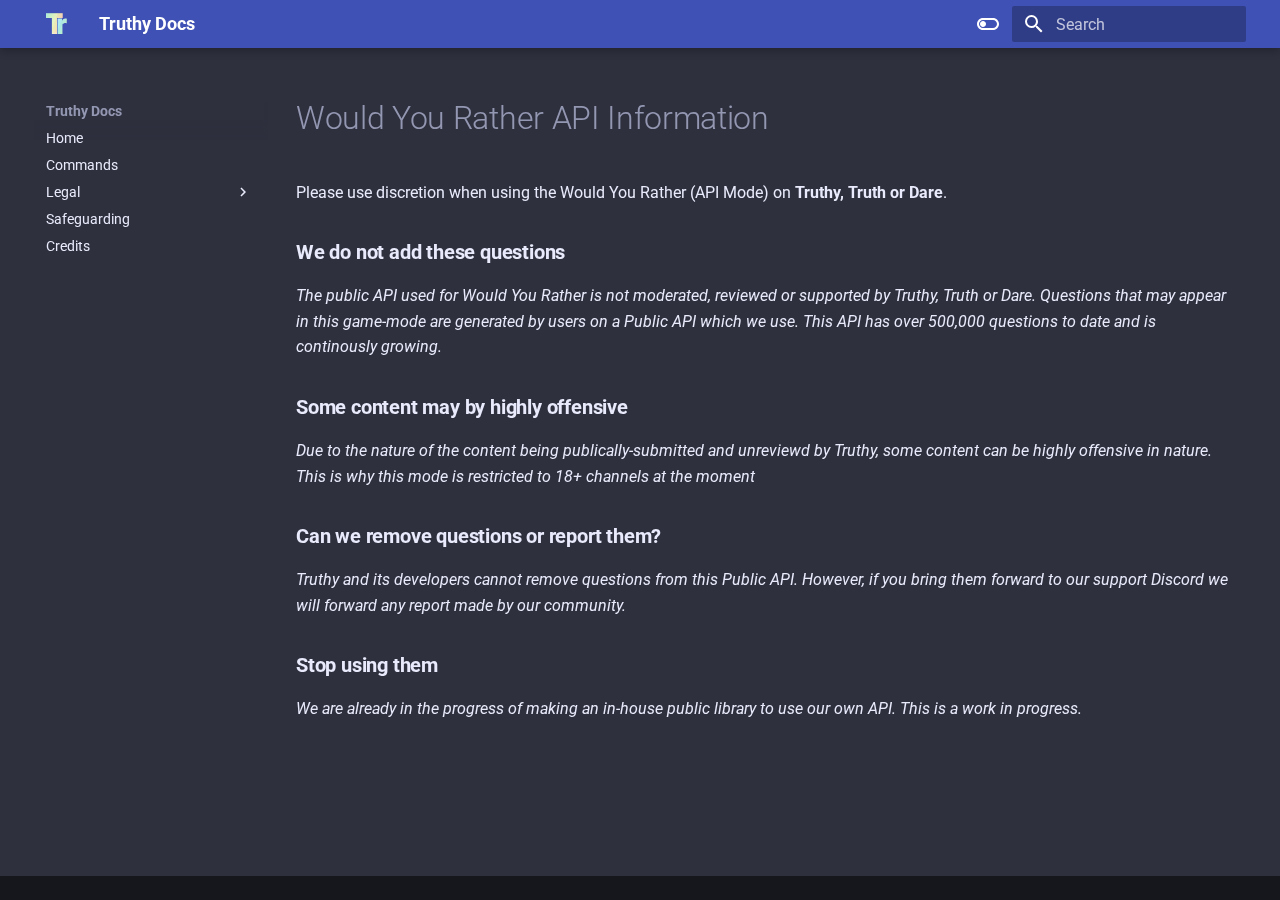
<file: legal/wyr/index.html>
<!doctype html>
<html lang="en" class="no-js">
  <head>
    
      <meta charset="utf-8">
      <meta name="viewport" content="width=device-width,initial-scale=1">
      
      
      
      
      
      <link rel="icon" href="../../images/favicon.png">
      <meta name="generator" content="mkdocs-1.4.3, mkdocs-material-9.1.15">
    
    
      
        <title>Would You Rather API Information - Truthy Docs</title>
      
    
    
      <link rel="stylesheet" href="../../assets/stylesheets/main.26e3688c.min.css">
      
        
        <link rel="stylesheet" href="../../assets/stylesheets/palette.ecc896b0.min.css">
      
      

    
    
    
      
        
        
        <link rel="preconnect" href="https://fonts.gstatic.com" crossorigin>
        <link rel="stylesheet" href="https://fonts.googleapis.com/css?family=Roboto:300,300i,400,400i,700,700i%7CRoboto+Mono:400,400i,700,700i&display=fallback">
        <style>:root{--md-text-font:"Roboto";--md-code-font:"Roboto Mono"}</style>
      
    
    
      <link rel="stylesheet" href="../../stylesheets/extra.css">
    
    <script>__md_scope=new URL("../..",location),__md_hash=e=>[...e].reduce((e,_)=>(e<<5)-e+_.charCodeAt(0),0),__md_get=(e,_=localStorage,t=__md_scope)=>JSON.parse(_.getItem(t.pathname+"."+e)),__md_set=(e,_,t=localStorage,a=__md_scope)=>{try{t.setItem(a.pathname+"."+e,JSON.stringify(_))}catch(e){}}</script>
    
      

    
    
    
  </head>
  
  
    
    
      
    
    
    
    
    <body dir="ltr" data-md-color-scheme="slate" data-md-color-primary="indigo" data-md-color-accent="indigo">
  
    
    
      <script>var palette=__md_get("__palette");if(palette&&"object"==typeof palette.color)for(var key of Object.keys(palette.color))document.body.setAttribute("data-md-color-"+key,palette.color[key])</script>
    
    <input class="md-toggle" data-md-toggle="drawer" type="checkbox" id="__drawer" autocomplete="off">
    <input class="md-toggle" data-md-toggle="search" type="checkbox" id="__search" autocomplete="off">
    <label class="md-overlay" for="__drawer"></label>
    <div data-md-component="skip">
      
        
        <a href="#would-you-rather-api-information" class="md-skip">
          Skip to content
        </a>
      
    </div>
    <div data-md-component="announce">
      
    </div>
    
    
      

  

<header class="md-header md-header--shadow" data-md-component="header">
  <nav class="md-header__inner md-grid" aria-label="Header">
    <a href="../.." title="Truthy Docs" class="md-header__button md-logo" aria-label="Truthy Docs" data-md-component="logo">
      
  <img src="../../images/logo.png" alt="logo">

    </a>
    <label class="md-header__button md-icon" for="__drawer">
      <svg xmlns="http://www.w3.org/2000/svg" viewBox="0 0 24 24"><path d="M3 6h18v2H3V6m0 5h18v2H3v-2m0 5h18v2H3v-2Z"/></svg>
    </label>
    <div class="md-header__title" data-md-component="header-title">
      <div class="md-header__ellipsis">
        <div class="md-header__topic">
          <span class="md-ellipsis">
            Truthy Docs
          </span>
        </div>
        <div class="md-header__topic" data-md-component="header-topic">
          <span class="md-ellipsis">
            
              Would You Rather API Information
            
          </span>
        </div>
      </div>
    </div>
    
      
        <form class="md-header__option" data-md-component="palette">
          
            
            
            
            <input class="md-option" data-md-color-media="" data-md-color-scheme="slate" data-md-color-primary="indigo" data-md-color-accent="indigo"  aria-label="Switch to light mode"  type="radio" name="__palette" id="__palette_1">
            
              <label class="md-header__button md-icon" title="Switch to light mode" for="__palette_2" hidden>
                <svg xmlns="http://www.w3.org/2000/svg" viewBox="0 0 24 24"><path d="M17 6H7c-3.31 0-6 2.69-6 6s2.69 6 6 6h10c3.31 0 6-2.69 6-6s-2.69-6-6-6zm0 10H7c-2.21 0-4-1.79-4-4s1.79-4 4-4h10c2.21 0 4 1.79 4 4s-1.79 4-4 4zM7 9c-1.66 0-3 1.34-3 3s1.34 3 3 3 3-1.34 3-3-1.34-3-3-3z"/></svg>
              </label>
            
          
            
            
            
            <input class="md-option" data-md-color-media="" data-md-color-scheme="default" data-md-color-primary="indigo" data-md-color-accent="indigo"  aria-label="Switch to dark mode"  type="radio" name="__palette" id="__palette_2">
            
              <label class="md-header__button md-icon" title="Switch to dark mode" for="__palette_1" hidden>
                <svg xmlns="http://www.w3.org/2000/svg" viewBox="0 0 24 24"><path d="M17 7H7a5 5 0 0 0-5 5 5 5 0 0 0 5 5h10a5 5 0 0 0 5-5 5 5 0 0 0-5-5m0 8a3 3 0 0 1-3-3 3 3 0 0 1 3-3 3 3 0 0 1 3 3 3 3 0 0 1-3 3Z"/></svg>
              </label>
            
          
        </form>
      
    
    
    
      <label class="md-header__button md-icon" for="__search">
        <svg xmlns="http://www.w3.org/2000/svg" viewBox="0 0 24 24"><path d="M9.5 3A6.5 6.5 0 0 1 16 9.5c0 1.61-.59 3.09-1.56 4.23l.27.27h.79l5 5-1.5 1.5-5-5v-.79l-.27-.27A6.516 6.516 0 0 1 9.5 16 6.5 6.5 0 0 1 3 9.5 6.5 6.5 0 0 1 9.5 3m0 2C7 5 5 7 5 9.5S7 14 9.5 14 14 12 14 9.5 12 5 9.5 5Z"/></svg>
      </label>
      <div class="md-search" data-md-component="search" role="dialog">
  <label class="md-search__overlay" for="__search"></label>
  <div class="md-search__inner" role="search">
    <form class="md-search__form" name="search">
      <input type="text" class="md-search__input" name="query" aria-label="Search" placeholder="Search" autocapitalize="off" autocorrect="off" autocomplete="off" spellcheck="false" data-md-component="search-query" required>
      <label class="md-search__icon md-icon" for="__search">
        <svg xmlns="http://www.w3.org/2000/svg" viewBox="0 0 24 24"><path d="M9.5 3A6.5 6.5 0 0 1 16 9.5c0 1.61-.59 3.09-1.56 4.23l.27.27h.79l5 5-1.5 1.5-5-5v-.79l-.27-.27A6.516 6.516 0 0 1 9.5 16 6.5 6.5 0 0 1 3 9.5 6.5 6.5 0 0 1 9.5 3m0 2C7 5 5 7 5 9.5S7 14 9.5 14 14 12 14 9.5 12 5 9.5 5Z"/></svg>
        <svg xmlns="http://www.w3.org/2000/svg" viewBox="0 0 24 24"><path d="M20 11v2H8l5.5 5.5-1.42 1.42L4.16 12l7.92-7.92L13.5 5.5 8 11h12Z"/></svg>
      </label>
      <nav class="md-search__options" aria-label="Search">
        
        <button type="reset" class="md-search__icon md-icon" title="Clear" aria-label="Clear" tabindex="-1">
          <svg xmlns="http://www.w3.org/2000/svg" viewBox="0 0 24 24"><path d="M19 6.41 17.59 5 12 10.59 6.41 5 5 6.41 10.59 12 5 17.59 6.41 19 12 13.41 17.59 19 19 17.59 13.41 12 19 6.41Z"/></svg>
        </button>
      </nav>
      
    </form>
    <div class="md-search__output">
      <div class="md-search__scrollwrap" data-md-scrollfix>
        <div class="md-search-result" data-md-component="search-result">
          <div class="md-search-result__meta">
            Initializing search
          </div>
          <ol class="md-search-result__list" role="presentation"></ol>
        </div>
      </div>
    </div>
  </div>
</div>
    
    
  </nav>
  
</header>
    
    <div class="md-container" data-md-component="container">
      
      
        
          
        
      
      <main class="md-main" data-md-component="main">
        <div class="md-main__inner md-grid">
          
            
              
                
              
              <div class="md-sidebar md-sidebar--primary" data-md-component="sidebar" data-md-type="navigation" >
                <div class="md-sidebar__scrollwrap">
                  <div class="md-sidebar__inner">
                    


<nav class="md-nav md-nav--primary" aria-label="Navigation" data-md-level="0">
  <label class="md-nav__title" for="__drawer">
    <a href="../.." title="Truthy Docs" class="md-nav__button md-logo" aria-label="Truthy Docs" data-md-component="logo">
      
  <img src="../../images/logo.png" alt="logo">

    </a>
    Truthy Docs
  </label>
  
  <ul class="md-nav__list" data-md-scrollfix>
    
      
      
      

  
  
  
    <li class="md-nav__item">
      <a href="../.." class="md-nav__link">
        Home
      </a>
    </li>
  

    
      
      
      

  
  
  
    <li class="md-nav__item">
      <a href="../../commands/" class="md-nav__link">
        Commands
      </a>
    </li>
  

    
      
      
      

  
  
  
    
    <li class="md-nav__item md-nav__item--nested">
      
      
      
      
      <input class="md-nav__toggle md-toggle " type="checkbox" id="__nav_3" >
      
      
      
        <label class="md-nav__link" for="__nav_3" id="__nav_3_label" tabindex="0">
          Legal
          <span class="md-nav__icon md-icon"></span>
        </label>
      
      <nav class="md-nav" data-md-level="1" aria-labelledby="__nav_3_label" aria-expanded="false">
        <label class="md-nav__title" for="__nav_3">
          <span class="md-nav__icon md-icon"></span>
          Legal
        </label>
        <ul class="md-nav__list" data-md-scrollfix>
          
            
              
  
  
  
    <li class="md-nav__item">
      <a href="../terms/" class="md-nav__link">
        Terms of Service
      </a>
    </li>
  

            
          
            
              
  
  
  
    <li class="md-nav__item">
      <a href="../privacy/" class="md-nav__link">
        Privacy Policy
      </a>
    </li>
  

            
          
        </ul>
      </nav>
    </li>
  

    
      
      
      

  
  
  
    <li class="md-nav__item">
      <a href="../../safeguarding/" class="md-nav__link">
        Safeguarding
      </a>
    </li>
  

    
      
      
      

  
  
  
    <li class="md-nav__item">
      <a href="../../credits/" class="md-nav__link">
        Credits
      </a>
    </li>
  

    
  </ul>
</nav>
                  </div>
                </div>
              </div>
            
            
              
                
              
              <div class="md-sidebar md-sidebar--secondary" data-md-component="sidebar" data-md-type="toc" hidden>
                <div class="md-sidebar__scrollwrap">
                  <div class="md-sidebar__inner">
                    

<nav class="md-nav md-nav--secondary" aria-label="Table of contents">
  
  
  
    
  
  
    <label class="md-nav__title" for="__toc">
      <span class="md-nav__icon md-icon"></span>
      Table of contents
    </label>
    <ul class="md-nav__list" data-md-component="toc" data-md-scrollfix>
      
        <li class="md-nav__item">
  <a href="#we-do-not-add-these-questions" class="md-nav__link">
    We do not add these questions
  </a>
  
</li>
      
        <li class="md-nav__item">
  <a href="#some-content-may-by-highly-offensive" class="md-nav__link">
    Some content may by highly offensive
  </a>
  
</li>
      
        <li class="md-nav__item">
  <a href="#can-we-remove-questions-or-report-them" class="md-nav__link">
    Can we remove questions or report them?
  </a>
  
</li>
      
        <li class="md-nav__item">
  <a href="#stop-using-them" class="md-nav__link">
    Stop using them
  </a>
  
</li>
      
    </ul>
  
</nav>
                  </div>
                </div>
              </div>
            
          
          
            <div class="md-content" data-md-component="content">
              <article class="md-content__inner md-typeset">
                
                  


<h1 id="would-you-rather-api-information">Would You Rather API Information</h1>
<p>Please use discretion when using the Would You Rather (API Mode) on <strong>Truthy, Truth or Dare</strong>.</p>
<h3 id="we-do-not-add-these-questions"><strong>We do not add these questions</strong></h3>
<p><em>The public API used for Would You Rather is not moderated, reviewed or supported by Truthy, Truth or Dare. Questions that may appear in this game-mode are generated by users on a Public API which we use. This API has over 500,000 questions to date and is continously growing.</em></p>
<h3 id="some-content-may-by-highly-offensive"><strong>Some content may by highly offensive</strong></h3>
<p><em>Due to the nature of the content being publically-submitted and unreviewd by Truthy, some content can be </em><em>highly</em><em> offensive in nature. This is why this mode is restricted to 18+ channels at the moment</em></p>
<h3 id="can-we-remove-questions-or-report-them"><strong>Can we remove questions or report them?</strong></h3>
<p><em>Truthy and its developers cannot remove questions from this Public API. However, if you bring them forward to our support Discord we will forward any report made by our community.</em></p>
<h3 id="stop-using-them"><strong>Stop using them</strong></h3>
<p><em>We are already in the progress of making an in-house public library to use our own API. This is a work in progress.</em></p>



  



                
              </article>
            </div>
          
          
  <script>var tabs=__md_get("__tabs");if(Array.isArray(tabs))e:for(var set of document.querySelectorAll(".tabbed-set")){var tab,labels=set.querySelector(".tabbed-labels");for(tab of tabs)for(var label of labels.getElementsByTagName("label"))if(label.innerText.trim()===tab){var input=document.getElementById(label.htmlFor);input.checked=!0;continue e}}</script>

        </div>
        
      </main>
      
        <footer class="md-footer">
  
  <div class="md-footer-meta md-typeset">
    <div class="md-footer-meta__inner md-grid">
      <div class="md-copyright">
  
  
</div>
      
    </div>
  </div>
</footer>
      
    </div>
    <div class="md-dialog" data-md-component="dialog">
      <div class="md-dialog__inner md-typeset"></div>
    </div>
    
    <script id="__config" type="application/json">{"base": "../..", "features": ["header.autohide", "navigation.instant", "content.tabs.link"], "search": "../../assets/javascripts/workers/search.208ed371.min.js", "translations": {"clipboard.copied": "Copied to clipboard", "clipboard.copy": "Copy to clipboard", "search.result.more.one": "1 more on this page", "search.result.more.other": "# more on this page", "search.result.none": "No matching documents", "search.result.one": "1 matching document", "search.result.other": "# matching documents", "search.result.placeholder": "Type to start searching", "search.result.term.missing": "Missing", "select.version": "Select version"}}</script>
    
    
      <script src="../../assets/javascripts/bundle.b4d07000.min.js"></script>
      
    
  </body>
</html>
</file>
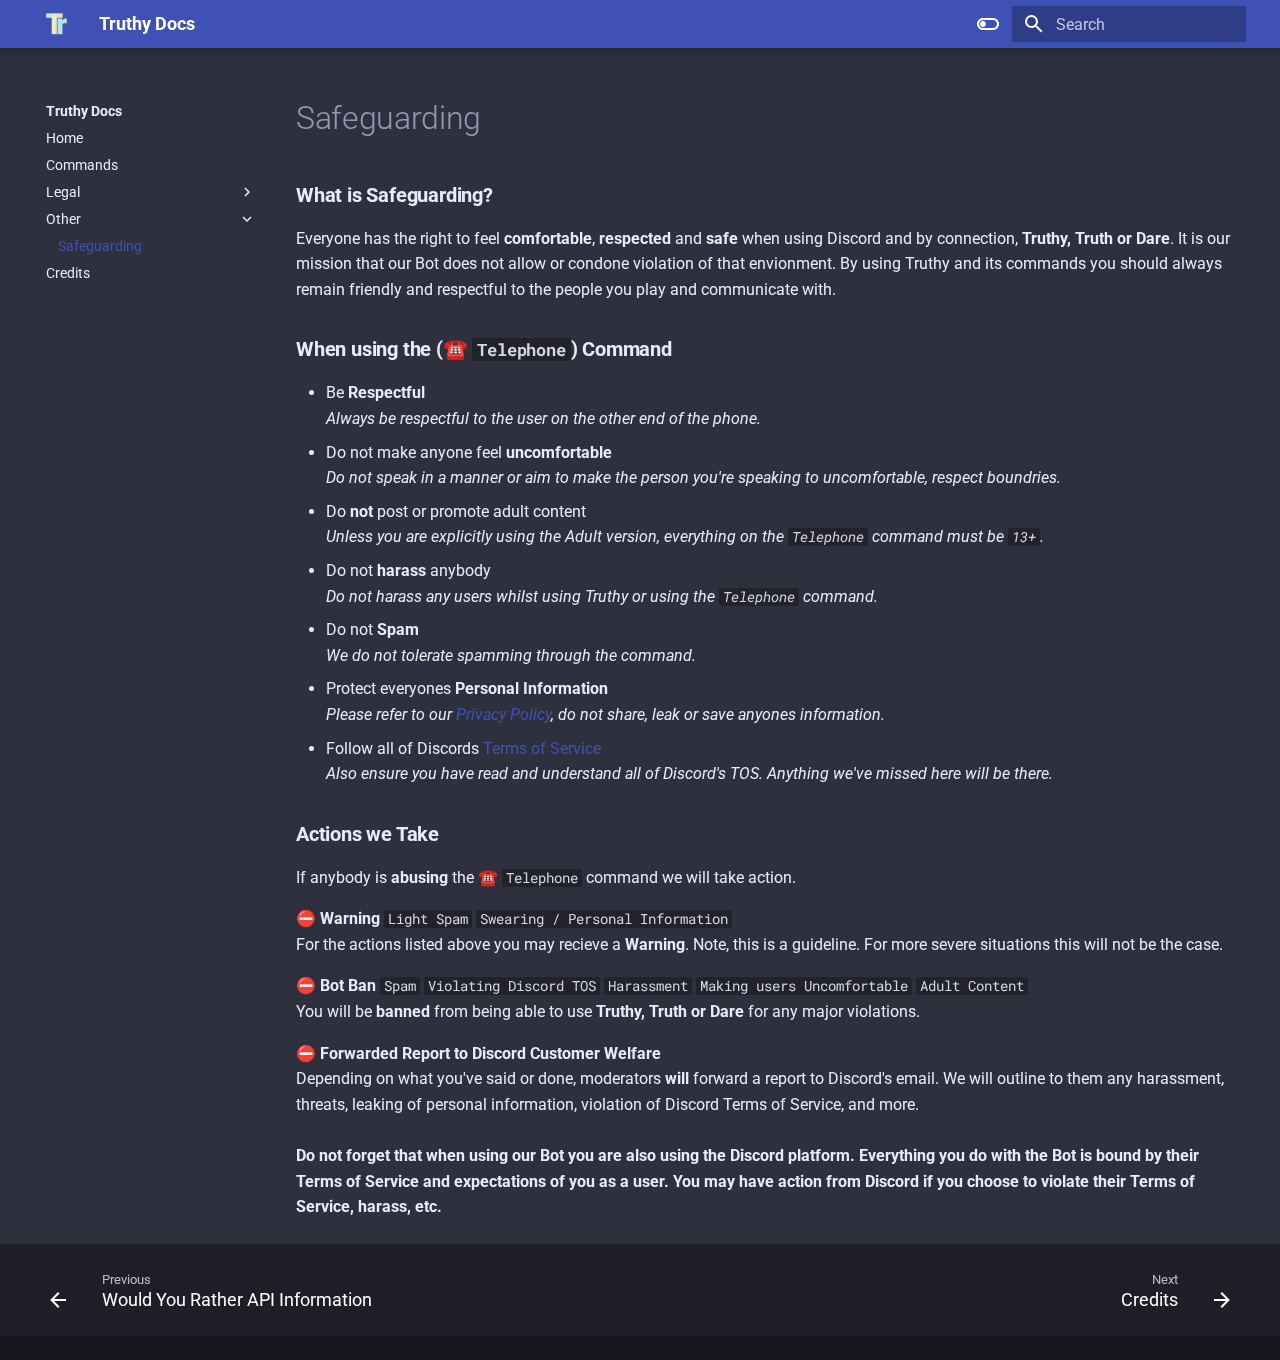
<file: other/safeguarding/index.html>
<!doctype html>
<html lang="en" class="no-js">
  <head>
    
      <meta charset="utf-8">
      <meta name="viewport" content="width=device-width,initial-scale=1">
      
      
      
      <link rel="icon" href="../../images/favicon.png">
      <meta name="generator" content="mkdocs-1.3.1, mkdocs-material-8.3.9">
    
    
      
        <title>Safeguarding - Truthy Docs</title>
      
    
    
      <link rel="stylesheet" href="../../assets/stylesheets/main.1d29e8d0.min.css">
      
        
        <link rel="stylesheet" href="../../assets/stylesheets/palette.cbb835fc.min.css">
        
      
      
    
    
    
      
        
        
        <link rel="preconnect" href="https://fonts.gstatic.com" crossorigin>
        <link rel="stylesheet" href="https://fonts.googleapis.com/css?family=Roboto:300,300i,400,400i,700,700i%7CRoboto+Mono:400,400i,700,700i&display=fallback">
        <style>:root{--md-text-font:"Roboto";--md-code-font:"Roboto Mono"}</style>
      
    
    
      <link rel="stylesheet" href="../../stylesheets/extra.css">
    
    <script>__md_scope=new URL("../..",location),__md_get=(e,_=localStorage,t=__md_scope)=>JSON.parse(_.getItem(t.pathname+"."+e)),__md_set=(e,_,t=localStorage,a=__md_scope)=>{try{t.setItem(a.pathname+"."+e,JSON.stringify(_))}catch(e){}}</script>
    
      

    
    
  </head>
  
  
    
    
      
    
    
    
    
    <body dir="ltr" data-md-color-scheme="slate" data-md-color-primary="" data-md-color-accent="">
  
    
    
      <script>var palette=__md_get("__palette");if(palette&&"object"==typeof palette.color)for(var key of Object.keys(palette.color))document.body.setAttribute("data-md-color-"+key,palette.color[key])</script>
    
    <input class="md-toggle" data-md-toggle="drawer" type="checkbox" id="__drawer" autocomplete="off">
    <input class="md-toggle" data-md-toggle="search" type="checkbox" id="__search" autocomplete="off">
    <label class="md-overlay" for="__drawer"></label>
    <div data-md-component="skip">
      
        
        <a href="#safeguarding" class="md-skip">
          Skip to content
        </a>
      
    </div>
    <div data-md-component="announce">
      
    </div>
    
    
      

<header class="md-header" data-md-component="header">
  <nav class="md-header__inner md-grid" aria-label="Header">
    <a href="../.." title="Truthy Docs" class="md-header__button md-logo" aria-label="Truthy Docs" data-md-component="logo">
      
  <img src="../../images/logo.png" alt="logo">

    </a>
    <label class="md-header__button md-icon" for="__drawer">
      <svg xmlns="http://www.w3.org/2000/svg" viewBox="0 0 24 24"><path d="M3 6h18v2H3V6m0 5h18v2H3v-2m0 5h18v2H3v-2Z"/></svg>
    </label>
    <div class="md-header__title" data-md-component="header-title">
      <div class="md-header__ellipsis">
        <div class="md-header__topic">
          <span class="md-ellipsis">
            Truthy Docs
          </span>
        </div>
        <div class="md-header__topic" data-md-component="header-topic">
          <span class="md-ellipsis">
            
              Safeguarding
            
          </span>
        </div>
      </div>
    </div>
    
      <form class="md-header__option" data-md-component="palette">
        
          
          
          <input class="md-option" data-md-color-media="" data-md-color-scheme="slate" data-md-color-primary="" data-md-color-accent=""  aria-label="Switch to light mode"  type="radio" name="__palette" id="__palette_1">
          
            <label class="md-header__button md-icon" title="Switch to light mode" for="__palette_2" hidden>
              <svg xmlns="http://www.w3.org/2000/svg" viewBox="0 0 24 24"><path d="M17 6H7c-3.31 0-6 2.69-6 6s2.69 6 6 6h10c3.31 0 6-2.69 6-6s-2.69-6-6-6zm0 10H7c-2.21 0-4-1.79-4-4s1.79-4 4-4h10c2.21 0 4 1.79 4 4s-1.79 4-4 4zM7 9c-1.66 0-3 1.34-3 3s1.34 3 3 3 3-1.34 3-3-1.34-3-3-3z"/></svg>
            </label>
          
        
          
          
          <input class="md-option" data-md-color-media="" data-md-color-scheme="default" data-md-color-primary="" data-md-color-accent=""  aria-label="Switch to dark mode"  type="radio" name="__palette" id="__palette_2">
          
            <label class="md-header__button md-icon" title="Switch to dark mode" for="__palette_1" hidden>
              <svg xmlns="http://www.w3.org/2000/svg" viewBox="0 0 24 24"><path d="M17 7H7a5 5 0 0 0-5 5 5 5 0 0 0 5 5h10a5 5 0 0 0 5-5 5 5 0 0 0-5-5m0 8a3 3 0 0 1-3-3 3 3 0 0 1 3-3 3 3 0 0 1 3 3 3 3 0 0 1-3 3Z"/></svg>
            </label>
          
        
      </form>
    
    
    
      <label class="md-header__button md-icon" for="__search">
        <svg xmlns="http://www.w3.org/2000/svg" viewBox="0 0 24 24"><path d="M9.5 3A6.5 6.5 0 0 1 16 9.5c0 1.61-.59 3.09-1.56 4.23l.27.27h.79l5 5-1.5 1.5-5-5v-.79l-.27-.27A6.516 6.516 0 0 1 9.5 16 6.5 6.5 0 0 1 3 9.5 6.5 6.5 0 0 1 9.5 3m0 2C7 5 5 7 5 9.5S7 14 9.5 14 14 12 14 9.5 12 5 9.5 5Z"/></svg>
      </label>
      <div class="md-search" data-md-component="search" role="dialog">
  <label class="md-search__overlay" for="__search"></label>
  <div class="md-search__inner" role="search">
    <form class="md-search__form" name="search">
      <input type="text" class="md-search__input" name="query" aria-label="Search" placeholder="Search" autocapitalize="off" autocorrect="off" autocomplete="off" spellcheck="false" data-md-component="search-query" required>
      <label class="md-search__icon md-icon" for="__search">
        <svg xmlns="http://www.w3.org/2000/svg" viewBox="0 0 24 24"><path d="M9.5 3A6.5 6.5 0 0 1 16 9.5c0 1.61-.59 3.09-1.56 4.23l.27.27h.79l5 5-1.5 1.5-5-5v-.79l-.27-.27A6.516 6.516 0 0 1 9.5 16 6.5 6.5 0 0 1 3 9.5 6.5 6.5 0 0 1 9.5 3m0 2C7 5 5 7 5 9.5S7 14 9.5 14 14 12 14 9.5 12 5 9.5 5Z"/></svg>
        <svg xmlns="http://www.w3.org/2000/svg" viewBox="0 0 24 24"><path d="M20 11v2H8l5.5 5.5-1.42 1.42L4.16 12l7.92-7.92L13.5 5.5 8 11h12Z"/></svg>
      </label>
      <nav class="md-search__options" aria-label="Search">
        
        <button type="reset" class="md-search__icon md-icon" aria-label="Clear" tabindex="-1">
          <svg xmlns="http://www.w3.org/2000/svg" viewBox="0 0 24 24"><path d="M19 6.41 17.59 5 12 10.59 6.41 5 5 6.41 10.59 12 5 17.59 6.41 19 12 13.41 17.59 19 19 17.59 13.41 12 19 6.41Z"/></svg>
        </button>
      </nav>
      
    </form>
    <div class="md-search__output">
      <div class="md-search__scrollwrap" data-md-scrollfix>
        <div class="md-search-result" data-md-component="search-result">
          <div class="md-search-result__meta">
            Initializing search
          </div>
          <ol class="md-search-result__list"></ol>
        </div>
      </div>
    </div>
  </div>
</div>
    
    
  </nav>
  
</header>
    
    <div class="md-container" data-md-component="container">
      
      
        
          
        
      
      <main class="md-main" data-md-component="main">
        <div class="md-main__inner md-grid">
          
            
              
                
              
              <div class="md-sidebar md-sidebar--primary" data-md-component="sidebar" data-md-type="navigation" >
                <div class="md-sidebar__scrollwrap">
                  <div class="md-sidebar__inner">
                    


<nav class="md-nav md-nav--primary" aria-label="Navigation" data-md-level="0">
  <label class="md-nav__title" for="__drawer">
    <a href="../.." title="Truthy Docs" class="md-nav__button md-logo" aria-label="Truthy Docs" data-md-component="logo">
      
  <img src="../../images/logo.png" alt="logo">

    </a>
    Truthy Docs
  </label>
  
  <ul class="md-nav__list" data-md-scrollfix>
    
      
      
      

  
  
  
    <li class="md-nav__item">
      <a href="../.." class="md-nav__link">
        Home
      </a>
    </li>
  

    
      
      
      

  
  
  
    <li class="md-nav__item">
      <a href="../../commands/" class="md-nav__link">
        Commands
      </a>
    </li>
  

    
      
      
      

  
  
  
    
    <li class="md-nav__item md-nav__item--nested">
      
      
        <input class="md-nav__toggle md-toggle" data-md-toggle="__nav_3" type="checkbox" id="__nav_3" >
      
      
      
      
        <label class="md-nav__link" for="__nav_3">
          Legal
          <span class="md-nav__icon md-icon"></span>
        </label>
      
      <nav class="md-nav" aria-label="Legal" data-md-level="1">
        <label class="md-nav__title" for="__nav_3">
          <span class="md-nav__icon md-icon"></span>
          Legal
        </label>
        <ul class="md-nav__list" data-md-scrollfix>
          
            
              
  
  
  
    <li class="md-nav__item">
      <a href="../../legal/terms/" class="md-nav__link">
        Terms of Service
      </a>
    </li>
  

            
          
            
              
  
  
  
    <li class="md-nav__item">
      <a href="../../legal/privacy/" class="md-nav__link">
        Privacy Policy
      </a>
    </li>
  

            
          
            
              
  
  
  
    <li class="md-nav__item">
      <a href="../../legal/wyr/" class="md-nav__link">
        Would You Rather API Information
      </a>
    </li>
  

            
          
        </ul>
      </nav>
    </li>
  

    
      
      
      

  
  
    
  
  
    
    <li class="md-nav__item md-nav__item--active md-nav__item--nested">
      
      
        <input class="md-nav__toggle md-toggle" data-md-toggle="__nav_4" type="checkbox" id="__nav_4" checked>
      
      
      
      
        <label class="md-nav__link" for="__nav_4">
          Other
          <span class="md-nav__icon md-icon"></span>
        </label>
      
      <nav class="md-nav" aria-label="Other" data-md-level="1">
        <label class="md-nav__title" for="__nav_4">
          <span class="md-nav__icon md-icon"></span>
          Other
        </label>
        <ul class="md-nav__list" data-md-scrollfix>
          
            
              
  
  
    
  
  
    <li class="md-nav__item md-nav__item--active">
      
      <input class="md-nav__toggle md-toggle" data-md-toggle="toc" type="checkbox" id="__toc">
      
      
        
      
      
        <label class="md-nav__link md-nav__link--active" for="__toc">
          Safeguarding
          <span class="md-nav__icon md-icon"></span>
        </label>
      
      <a href="./" class="md-nav__link md-nav__link--active">
        Safeguarding
      </a>
      
        

<nav class="md-nav md-nav--secondary" aria-label="Table of contents">
  
  
  
    
  
  
    <label class="md-nav__title" for="__toc">
      <span class="md-nav__icon md-icon"></span>
      Table of contents
    </label>
    <ul class="md-nav__list" data-md-component="toc" data-md-scrollfix>
      
        <li class="md-nav__item">
  <a href="#what-is-safeguarding" class="md-nav__link">
    What is Safeguarding?
  </a>
  
</li>
      
        <li class="md-nav__item">
  <a href="#when-using-the-telephone-command" class="md-nav__link">
    When using the (☎️ Telephone) Command
  </a>
  
</li>
      
        <li class="md-nav__item">
  <a href="#actions-we-take" class="md-nav__link">
    Actions we Take
  </a>
  
</li>
      
    </ul>
  
</nav>
      
    </li>
  

            
          
        </ul>
      </nav>
    </li>
  

    
      
      
      

  
  
  
    <li class="md-nav__item">
      <a href="../../credits/" class="md-nav__link">
        Credits
      </a>
    </li>
  

    
  </ul>
</nav>
                  </div>
                </div>
              </div>
            
            
              
                
              
              <div class="md-sidebar md-sidebar--secondary" data-md-component="sidebar" data-md-type="toc" hidden>
                <div class="md-sidebar__scrollwrap">
                  <div class="md-sidebar__inner">
                    

<nav class="md-nav md-nav--secondary" aria-label="Table of contents">
  
  
  
    
  
  
    <label class="md-nav__title" for="__toc">
      <span class="md-nav__icon md-icon"></span>
      Table of contents
    </label>
    <ul class="md-nav__list" data-md-component="toc" data-md-scrollfix>
      
        <li class="md-nav__item">
  <a href="#what-is-safeguarding" class="md-nav__link">
    What is Safeguarding?
  </a>
  
</li>
      
        <li class="md-nav__item">
  <a href="#when-using-the-telephone-command" class="md-nav__link">
    When using the (☎️ Telephone) Command
  </a>
  
</li>
      
        <li class="md-nav__item">
  <a href="#actions-we-take" class="md-nav__link">
    Actions we Take
  </a>
  
</li>
      
    </ul>
  
</nav>
                  </div>
                </div>
              </div>
            
          
          <div class="md-content" data-md-component="content">
            <article class="md-content__inner md-typeset">
              
                


<h1 id="safeguarding">Safeguarding</h1>
<h3 id="what-is-safeguarding"><strong>What is Safeguarding?</strong></h3>
<p>Everyone has the right to feel <strong>comfortable</strong>, <strong>respected</strong> and <strong>safe</strong> when using Discord and by connection, <strong>Truthy, Truth or Dare</strong>. It is our mission that our Bot does not allow or condone violation of that envionment. By using Truthy and its commands you should always remain friendly and respectful to the people you play and communicate with.</p>
<h3 id="when-using-the-telephone-command"><strong>When using the (☎️ <code>Telephone</code>) Command</strong></h3>
<ul>
<li>Be <strong>Respectful</strong><br>
<em>Always be respectful to the user on the other end of the phone.</em></li>
<li>Do not make anyone feel <strong>uncomfortable</strong><br>
<em>Do not speak in a manner or aim to make the person you're speaking to uncomfortable, respect boundries.</em></li>
<li>Do <strong>not</strong> post or promote adult content<br>
<em>Unless you are </em><em>explicitly</em><em> using the Adult version, everything on the <code>Telephone</code> command must be <code>13+</code>.</em></li>
<li>Do not <strong>harass</strong> anybody<br>
<em>Do not harass any users whilst using Truthy or using the <code>Telephone</code> command.</em></li>
<li>Do not <strong>Spam</strong><br>
<em>We do not tolerate spamming through the command.</em></li>
<li>Protect everyones <strong>Personal Information</strong><br>
<em>Please refer to our <a href="truthybot.com/legal/privacy/">Privacy Policy</a>, do not share, leak or save anyones information.</em> </li>
<li>Follow all of Discords <a href="https://discord.com/terms">Terms of Service</a><br>
<em>Also </em><em>ensure</em><em> you have read and understand all of Discord's TOS. Anything we've missed here will be there.</em> </li>
</ul>
<h3 id="actions-we-take"><strong>Actions we Take</strong></h3>
<p>If anybody is <strong>abusing</strong> the ☎️ <code>Telephone</code> command we will take action.</p>
<p>⛔ <strong>Warning</strong> <code>Light Spam</code> <code>Swearing / Personal Information</code><br>
For the actions listed above you may recieve a <strong>Warning</strong>. Note, this is a guideline. For more severe situations this will not be the case.</p>
<p>⛔ <strong>Bot Ban</strong> <code>Spam</code> <code>Violating Discord TOS</code> <code>Harassment</code> <code>Making users Uncomfortable</code> <code>Adult Content</code><br>
You will be <strong>banned</strong> from being able to use <strong>Truthy, Truth or Dare</strong> for any major violations.</p>
<p>⛔ <strong>Forwarded Report to Discord Customer Welfare</strong> <br>
Depending on what you've said or done, moderators <strong>will</strong> forward a report to Discord's email. We will outline to them any harassment, threats, leaking of personal information, violation of Discord Terms of Service, and more.
<br><br>
<strong>Do not forget that when using our Bot you are also using the Discord platform. Everything you do with the Bot is bound by their Terms of Service and expectations of you as a user. You may have action from Discord if you choose to violate their Terms of Service, harass, etc.</strong></p>

              
            </article>
            
  <script>var tabs=__md_get("__tabs");if(Array.isArray(tabs))e:for(var set of document.querySelectorAll(".tabbed-set")){var tab,labels=set.querySelector(".tabbed-labels");for(tab of tabs)for(var label of labels.getElementsByTagName("label"))if(label.innerText.trim()===tab){var input=document.getElementById(label.htmlFor);input.checked=!0;continue e}}</script>

          </div>
        </div>
        
      </main>
      
        <footer class="md-footer">
  
    
      
    
    <nav class="md-footer__inner md-grid" aria-label="Footer" >
      
        
        <a href="../../legal/wyr/" class="md-footer__link md-footer__link--prev" aria-label="Previous: Would You Rather API Information" rel="prev">
          <div class="md-footer__button md-icon">
            <svg xmlns="http://www.w3.org/2000/svg" viewBox="0 0 24 24"><path d="M20 11v2H8l5.5 5.5-1.42 1.42L4.16 12l7.92-7.92L13.5 5.5 8 11h12Z"/></svg>
          </div>
          <div class="md-footer__title">
            <div class="md-ellipsis">
              <span class="md-footer__direction">
                Previous
              </span>
              Would You Rather API Information
            </div>
          </div>
        </a>
      
      
        
        <a href="../../credits/" class="md-footer__link md-footer__link--next" aria-label="Next: Credits" rel="next">
          <div class="md-footer__title">
            <div class="md-ellipsis">
              <span class="md-footer__direction">
                Next
              </span>
              Credits
            </div>
          </div>
          <div class="md-footer__button md-icon">
            <svg xmlns="http://www.w3.org/2000/svg" viewBox="0 0 24 24"><path d="M4 11v2h12l-5.5 5.5 1.42 1.42L19.84 12l-7.92-7.92L10.5 5.5 16 11H4Z"/></svg>
          </div>
        </a>
      
    </nav>
  
  <div class="md-footer-meta md-typeset">
    <div class="md-footer-meta__inner md-grid">
      <div class="md-copyright">
  
  
</div>
      
    </div>
  </div>
</footer>
      
    </div>
    <div class="md-dialog" data-md-component="dialog">
      <div class="md-dialog__inner md-typeset"></div>
    </div>
    <script id="__config" type="application/json">{"base": "../..", "features": ["header.autohide", "navigation.instant", "content.tabs.link"], "search": "../../assets/javascripts/workers/search.b97dbffb.min.js", "translations": {"clipboard.copied": "Copied to clipboard", "clipboard.copy": "Copy to clipboard", "search.config.lang": "en", "search.config.pipeline": "trimmer, stopWordFilter", "search.config.separator": "[\\s\\-]+", "search.placeholder": "Search", "search.result.more.one": "1 more on this page", "search.result.more.other": "# more on this page", "search.result.none": "No matching documents", "search.result.one": "1 matching document", "search.result.other": "# matching documents", "search.result.placeholder": "Type to start searching", "search.result.term.missing": "Missing", "select.version.title": "Select version"}}</script>
    
    
      <script src="../../assets/javascripts/bundle.6c7ad80a.min.js"></script>
      
    
  </body>
</html>
</file>
<file: stylesheets/extra.css>
.nobr { white-space: nowrap }
</file>
<file: assets/stylesheets/main.26e3688c.min.css>
@charset "UTF-8";html{-webkit-text-size-adjust:none;-moz-text-size-adjust:none;text-size-adjust:none;box-sizing:border-box}*,:after,:before{box-sizing:inherit}@media (prefers-reduced-motion){*,:after,:before{transition:none!important}}body{margin:0}a,button,input,label{-webkit-tap-highlight-color:transparent}a{color:inherit;text-decoration:none}hr{border:0;box-sizing:initial;display:block;height:.05rem;overflow:visible;padding:0}small{font-size:80%}sub,sup{line-height:1em}img{border-style:none}table{border-collapse:initial;border-spacing:0}td,th{font-weight:400;vertical-align:top}button{background:#0000;border:0;font-family:inherit;font-size:inherit;margin:0;padding:0}input{border:0;outline:none}:root{--md-primary-fg-color:#4051b5;--md-primary-fg-color--light:#5d6cc0;--md-primary-fg-color--dark:#303fa1;--md-primary-bg-color:#fff;--md-primary-bg-color--light:#ffffffb3;--md-accent-fg-color:#526cfe;--md-accent-fg-color--transparent:#526cfe1a;--md-accent-bg-color:#fff;--md-accent-bg-color--light:#ffffffb3}[data-md-color-scheme=default]{color-scheme:light}[data-md-color-scheme=default] img[src$="#gh-dark-mode-only"],[data-md-color-scheme=default] img[src$="#only-dark"]{display:none}:root,[data-md-color-scheme=default]{--md-default-fg-color:#000000de;--md-default-fg-color--light:#0000008a;--md-default-fg-color--lighter:#00000052;--md-default-fg-color--lightest:#00000012;--md-default-bg-color:#fff;--md-default-bg-color--light:#ffffffb3;--md-default-bg-color--lighter:#ffffff4d;--md-default-bg-color--lightest:#ffffff1f;--md-code-fg-color:#36464e;--md-code-bg-color:#f5f5f5;--md-code-hl-color:#ffff0080;--md-code-hl-number-color:#d52a2a;--md-code-hl-special-color:#db1457;--md-code-hl-function-color:#a846b9;--md-code-hl-constant-color:#6e59d9;--md-code-hl-keyword-color:#3f6ec6;--md-code-hl-string-color:#1c7d4d;--md-code-hl-name-color:var(--md-code-fg-color);--md-code-hl-operator-color:var(--md-default-fg-color--light);--md-code-hl-punctuation-color:var(--md-default-fg-color--light);--md-code-hl-comment-color:var(--md-default-fg-color--light);--md-code-hl-generic-color:var(--md-default-fg-color--light);--md-code-hl-variable-color:var(--md-default-fg-color--light);--md-typeset-color:var(--md-default-fg-color);--md-typeset-a-color:var(--md-primary-fg-color);--md-typeset-mark-color:#ffff0080;--md-typeset-del-color:#f5503d26;--md-typeset-ins-color:#0bd57026;--md-typeset-kbd-color:#fafafa;--md-typeset-kbd-accent-color:#fff;--md-typeset-kbd-border-color:#b8b8b8;--md-typeset-table-color:#0000001f;--md-typeset-table-color--light:rgba(0,0,0,.035);--md-admonition-fg-color:var(--md-default-fg-color);--md-admonition-bg-color:var(--md-default-bg-color);--md-warning-fg-color:#000000de;--md-warning-bg-color:#ff9;--md-footer-fg-color:#fff;--md-footer-fg-color--light:#ffffffb3;--md-footer-fg-color--lighter:#ffffff73;--md-footer-bg-color:#000000de;--md-footer-bg-color--dark:#00000052;--md-shadow-z1:0 0.2rem 0.5rem #0000000d,0 0 0.05rem #0000001a;--md-shadow-z2:0 0.2rem 0.5rem #0000001a,0 0 0.05rem #00000040;--md-shadow-z3:0 0.2rem 0.5rem #0003,0 0 0.05rem #00000059}.md-icon svg{fill:currentcolor;display:block;height:1.2rem;width:1.2rem}body{-webkit-font-smoothing:antialiased;-moz-osx-font-smoothing:grayscale;--md-text-font-family:var(--md-text-font,_),-apple-system,BlinkMacSystemFont,Helvetica,Arial,sans-serif;--md-code-font-family:var(--md-code-font,_),SFMono-Regular,Consolas,Menlo,monospace}aside,body,input{font-feature-settings:"kern","liga";color:var(--md-typeset-color);font-family:var(--md-text-font-family)}code,kbd,pre{font-feature-settings:"kern";font-family:var(--md-code-font-family)}:root{--md-typeset-table-sort-icon:url('data:image/svg+xml;charset=utf-8,<svg xmlns="http://www.w3.org/2000/svg" viewBox="0 0 24 24"><path d="m18 21-4-4h3V7h-3l4-4 4 4h-3v10h3M2 19v-2h10v2M2 13v-2h7v2M2 7V5h4v2H2Z"/></svg>');--md-typeset-table-sort-icon--asc:url('data:image/svg+xml;charset=utf-8,<svg xmlns="http://www.w3.org/2000/svg" viewBox="0 0 24 24"><path d="M19 17h3l-4 4-4-4h3V3h2M2 17h10v2H2M6 5v2H2V5m0 6h7v2H2v-2Z"/></svg>');--md-typeset-table-sort-icon--desc:url('data:image/svg+xml;charset=utf-8,<svg xmlns="http://www.w3.org/2000/svg" viewBox="0 0 24 24"><path d="M19 7h3l-4-4-4 4h3v14h2M2 17h10v2H2M6 5v2H2V5m0 6h7v2H2v-2Z"/></svg>')}.md-typeset{-webkit-print-color-adjust:exact;color-adjust:exact;font-size:.8rem;line-height:1.6}@media print{.md-typeset{font-size:.68rem}}.md-typeset blockquote,.md-typeset dl,.md-typeset figure,.md-typeset ol,.md-typeset pre,.md-typeset ul{margin-bottom:1em;margin-top:1em}.md-typeset h1{color:var(--md-default-fg-color--light);font-size:2em;line-height:1.3;margin:0 0 1.25em}.md-typeset h1,.md-typeset h2{font-weight:300;letter-spacing:-.01em}.md-typeset h2{font-size:1.5625em;line-height:1.4;margin:1.6em 0 .64em}.md-typeset h3{font-size:1.25em;font-weight:400;letter-spacing:-.01em;line-height:1.5;margin:1.6em 0 .8em}.md-typeset h2+h3{margin-top:.8em}.md-typeset h4{font-weight:700;letter-spacing:-.01em;margin:1em 0}.md-typeset h5,.md-typeset h6{color:var(--md-default-fg-color--light);font-size:.8em;font-weight:700;letter-spacing:-.01em;margin:1.25em 0}.md-typeset h5{text-transform:uppercase}.md-typeset hr{border-bottom:.05rem solid var(--md-default-fg-color--lightest);display:flow-root;margin:1.5em 0}.md-typeset a{color:var(--md-typeset-a-color);word-break:break-word}.md-typeset a,.md-typeset a:before{transition:color 125ms}.md-typeset a:focus,.md-typeset a:hover{color:var(--md-accent-fg-color)}.md-typeset a:focus code,.md-typeset a:hover code{background-color:var(--md-accent-fg-color--transparent)}.md-typeset a code{color:currentcolor;transition:background-color 125ms}.md-typeset a.focus-visible{outline-color:var(--md-accent-fg-color);outline-offset:.2rem}.md-typeset code,.md-typeset kbd,.md-typeset pre{color:var(--md-code-fg-color);direction:ltr;font-variant-ligatures:none}@media print{.md-typeset code,.md-typeset kbd,.md-typeset pre{white-space:pre-wrap}}.md-typeset code{background-color:var(--md-code-bg-color);border-radius:.1rem;-webkit-box-decoration-break:clone;box-decoration-break:clone;font-size:.85em;padding:0 .2941176471em;word-break:break-word}.md-typeset code:not(.focus-visible){-webkit-tap-highlight-color:transparent;outline:none}.md-typeset pre{display:flow-root;line-height:1.4;position:relative}.md-typeset pre>code{-webkit-box-decoration-break:slice;box-decoration-break:slice;box-shadow:none;display:block;margin:0;outline-color:var(--md-accent-fg-color);overflow:auto;padding:.7720588235em 1.1764705882em;scrollbar-color:var(--md-default-fg-color--lighter) #0000;scrollbar-width:thin;touch-action:auto;word-break:normal}.md-typeset pre>code:hover{scrollbar-color:var(--md-accent-fg-color) #0000}.md-typeset pre>code::-webkit-scrollbar{height:.2rem;width:.2rem}.md-typeset pre>code::-webkit-scrollbar-thumb{background-color:var(--md-default-fg-color--lighter)}.md-typeset pre>code::-webkit-scrollbar-thumb:hover{background-color:var(--md-accent-fg-color)}.md-typeset kbd{background-color:var(--md-typeset-kbd-color);border-radius:.1rem;box-shadow:0 .1rem 0 .05rem var(--md-typeset-kbd-border-color),0 .1rem 0 var(--md-typeset-kbd-border-color),0 -.1rem .2rem var(--md-typeset-kbd-accent-color) inset;color:var(--md-default-fg-color);display:inline-block;font-size:.75em;padding:0 .6666666667em;vertical-align:text-top;word-break:break-word}.md-typeset mark{background-color:var(--md-typeset-mark-color);-webkit-box-decoration-break:clone;box-decoration-break:clone;color:inherit;word-break:break-word}.md-typeset abbr{border-bottom:.05rem dotted var(--md-default-fg-color--light);cursor:help;text-decoration:none}@media (hover:none){.md-typeset abbr[title]:focus:after,.md-typeset abbr[title]:hover:after{background-color:var(--md-default-fg-color);border-radius:.1rem;box-shadow:var(--md-shadow-z3);color:var(--md-default-bg-color);content:attr(title);font-size:.7rem;left:.8rem;margin-top:2em;padding:.2rem .3rem;position:absolute;right:.8rem}}.md-typeset small{opacity:.75}[dir=ltr] .md-typeset sub,[dir=ltr] .md-typeset sup{margin-left:.078125em}[dir=rtl] .md-typeset sub,[dir=rtl] .md-typeset sup{margin-right:.078125em}[dir=ltr] .md-typeset blockquote{padding-left:.6rem}[dir=rtl] .md-typeset blockquote{padding-right:.6rem}[dir=ltr] .md-typeset blockquote{border-left:.2rem solid var(--md-default-fg-color--lighter)}[dir=rtl] .md-typeset blockquote{border-right:.2rem solid var(--md-default-fg-color--lighter)}.md-typeset blockquote{color:var(--md-default-fg-color--light);margin-left:0;margin-right:0}.md-typeset ul{list-style-type:disc}[dir=ltr] .md-typeset ol,[dir=ltr] .md-typeset ul{margin-left:.625em}[dir=rtl] .md-typeset ol,[dir=rtl] .md-typeset ul{margin-right:.625em}.md-typeset ol,.md-typeset ul{padding:0}.md-typeset ol:not([hidden]),.md-typeset ul:not([hidden]){display:flow-root}.md-typeset ol ol,.md-typeset ul ol{list-style-type:lower-alpha}.md-typeset ol ol ol,.md-typeset ul ol ol{list-style-type:lower-roman}[dir=ltr] .md-typeset ol li,[dir=ltr] .md-typeset ul li{margin-left:1.25em}[dir=rtl] .md-typeset ol li,[dir=rtl] .md-typeset ul li{margin-right:1.25em}.md-typeset ol li,.md-typeset ul li{margin-bottom:.5em}.md-typeset ol li blockquote,.md-typeset ol li p,.md-typeset ul li blockquote,.md-typeset ul li p{margin:.5em 0}.md-typeset ol li:last-child,.md-typeset ul li:last-child{margin-bottom:0}[dir=ltr] .md-typeset ol li ol,[dir=ltr] .md-typeset ol li ul,[dir=ltr] .md-typeset ul li ol,[dir=ltr] .md-typeset ul li ul{margin-left:.625em}[dir=rtl] .md-typeset ol li ol,[dir=rtl] .md-typeset ol li ul,[dir=rtl] .md-typeset ul li ol,[dir=rtl] .md-typeset ul li ul{margin-right:.625em}.md-typeset ol li ol,.md-typeset ol li ul,.md-typeset ul li ol,.md-typeset ul li ul{margin-bottom:.5em;margin-top:.5em}[dir=ltr] .md-typeset dd{margin-left:1.875em}[dir=rtl] .md-typeset dd{margin-right:1.875em}.md-typeset dd{margin-bottom:1.5em;margin-top:1em}.md-typeset img,.md-typeset svg,.md-typeset video{height:auto;max-width:100%}.md-typeset img[align=left]{margin:1em 1em 1em 0}.md-typeset img[align=right]{margin:1em 0 1em 1em}.md-typeset img[align]:only-child{margin-top:0}.md-typeset figure{display:flow-root;margin:1em auto;max-width:100%;text-align:center;width:-webkit-fit-content;width:-moz-fit-content;width:fit-content}.md-typeset figure img{display:block}.md-typeset figcaption{font-style:italic;margin:1em auto;max-width:24rem}.md-typeset iframe{max-width:100%}.md-typeset table:not([class]){background-color:var(--md-default-bg-color);border:.05rem solid var(--md-typeset-table-color);border-radius:.1rem;display:inline-block;font-size:.64rem;max-width:100%;overflow:auto;touch-action:auto}@media print{.md-typeset table:not([class]){display:table}}.md-typeset table:not([class])+*{margin-top:1.5em}.md-typeset table:not([class]) td>:first-child,.md-typeset table:not([class]) th>:first-child{margin-top:0}.md-typeset table:not([class]) td>:last-child,.md-typeset table:not([class]) th>:last-child{margin-bottom:0}.md-typeset table:not([class]) td:not([align]),.md-typeset table:not([class]) th:not([align]){text-align:left}[dir=rtl] .md-typeset table:not([class]) td:not([align]),[dir=rtl] .md-typeset table:not([class]) th:not([align]){text-align:right}.md-typeset table:not([class]) th{font-weight:700;min-width:5rem;padding:.9375em 1.25em;vertical-align:top}.md-typeset table:not([class]) td{border-top:.05rem solid var(--md-typeset-table-color);padding:.9375em 1.25em;vertical-align:top}.md-typeset table:not([class]) tbody tr{transition:background-color 125ms}.md-typeset table:not([class]) tbody tr:hover{background-color:var(--md-typeset-table-color--light);box-shadow:0 .05rem 0 var(--md-default-bg-color) inset}.md-typeset table:not([class]) a{word-break:normal}.md-typeset table th[role=columnheader]{cursor:pointer}[dir=ltr] .md-typeset table th[role=columnheader]:after{margin-left:.5em}[dir=rtl] .md-typeset table th[role=columnheader]:after{margin-right:.5em}.md-typeset table th[role=columnheader]:after{content:"";display:inline-block;height:1.2em;-webkit-mask-image:var(--md-typeset-table-sort-icon);mask-image:var(--md-typeset-table-sort-icon);-webkit-mask-repeat:no-repeat;mask-repeat:no-repeat;-webkit-mask-size:contain;mask-size:contain;transition:background-color 125ms;vertical-align:text-bottom;width:1.2em}.md-typeset table th[role=columnheader]:hover:after{background-color:var(--md-default-fg-color--lighter)}.md-typeset table th[role=columnheader][aria-sort=ascending]:after{background-color:var(--md-default-fg-color--light);-webkit-mask-image:var(--md-typeset-table-sort-icon--asc);mask-image:var(--md-typeset-table-sort-icon--asc)}.md-typeset table th[role=columnheader][aria-sort=descending]:after{background-color:var(--md-default-fg-color--light);-webkit-mask-image:var(--md-typeset-table-sort-icon--desc);mask-image:var(--md-typeset-table-sort-icon--desc)}.md-typeset__scrollwrap{margin:1em -.8rem;overflow-x:auto;touch-action:auto}.md-typeset__table{display:inline-block;margin-bottom:.5em;padding:0 .8rem}@media print{.md-typeset__table{display:block}}html .md-typeset__table table{display:table;margin:0;overflow:hidden;width:100%}@media screen and (max-width:44.9375em){.md-content__inner>pre{margin:1em -.8rem}.md-content__inner>pre code{border-radius:0}}.md-banner{background-color:var(--md-footer-bg-color);color:var(--md-footer-fg-color);overflow:auto}@media print{.md-banner{display:none}}.md-banner--warning{background-color:var(--md-warning-bg-color);color:var(--md-warning-fg-color)}.md-banner__inner{font-size:.7rem;margin:.6rem auto;padding:0 .8rem}[dir=ltr] .md-banner__button{float:right}[dir=rtl] .md-banner__button{float:left}.md-banner__button{color:inherit;cursor:pointer;transition:opacity .25s}.md-banner__button:hover{opacity:.7}html{font-size:125%;height:100%;overflow-x:hidden}@media screen and (min-width:100em){html{font-size:137.5%}}@media screen and (min-width:125em){html{font-size:150%}}body{background-color:var(--md-default-bg-color);display:flex;flex-direction:column;font-size:.5rem;min-height:100%;position:relative;width:100%}@media print{body{display:block}}@media screen and (max-width:59.9375em){body[data-md-scrolllock]{position:fixed}}.md-grid{margin-left:auto;margin-right:auto;max-width:61rem}.md-container{display:flex;flex-direction:column;flex-grow:1}@media print{.md-container{display:block}}.md-main{flex-grow:1}.md-main__inner{display:flex;height:100%;margin-top:1.5rem}.md-ellipsis{overflow:hidden;text-overflow:ellipsis}.md-toggle{display:none}.md-option{height:0;opacity:0;position:absolute;width:0}.md-option:checked+label:not([hidden]){display:block}.md-option.focus-visible+label{outline-color:var(--md-accent-fg-color);outline-style:auto}.md-skip{background-color:var(--md-default-fg-color);border-radius:.1rem;color:var(--md-default-bg-color);font-size:.64rem;margin:.5rem;opacity:0;outline-color:var(--md-accent-fg-color);padding:.3rem .5rem;position:fixed;transform:translateY(.4rem);z-index:-1}.md-skip:focus{opacity:1;transform:translateY(0);transition:transform .25s cubic-bezier(.4,0,.2,1),opacity 175ms 75ms;z-index:10}@page{margin:25mm}:root{--md-clipboard-icon:url('data:image/svg+xml;charset=utf-8,<svg xmlns="http://www.w3.org/2000/svg" viewBox="0 0 24 24"><path d="M19 21H8V7h11m0-2H8a2 2 0 0 0-2 2v14a2 2 0 0 0 2 2h11a2 2 0 0 0 2-2V7a2 2 0 0 0-2-2m-3-4H4a2 2 0 0 0-2 2v14h2V3h12V1Z"/></svg>')}.md-clipboard{border-radius:.1rem;color:var(--md-default-fg-color--lightest);cursor:pointer;height:1.5em;outline-color:var(--md-accent-fg-color);outline-offset:.1rem;position:absolute;right:.5em;top:.5em;transition:color .25s;width:1.5em;z-index:1}@media print{.md-clipboard{display:none}}.md-clipboard:not(.focus-visible){-webkit-tap-highlight-color:transparent;outline:none}:hover>.md-clipboard{color:var(--md-default-fg-color--light)}.md-clipboard:focus,.md-clipboard:hover{color:var(--md-accent-fg-color)}.md-clipboard:after{background-color:currentcolor;content:"";display:block;height:1.125em;margin:0 auto;-webkit-mask-image:var(--md-clipboard-icon);mask-image:var(--md-clipboard-icon);-webkit-mask-position:center;mask-position:center;-webkit-mask-repeat:no-repeat;mask-repeat:no-repeat;-webkit-mask-size:contain;mask-size:contain;width:1.125em}.md-clipboard--inline{cursor:pointer}.md-clipboard--inline code{transition:color .25s,background-color .25s}.md-clipboard--inline:focus code,.md-clipboard--inline:hover code{background-color:var(--md-accent-fg-color--transparent);color:var(--md-accent-fg-color)}@keyframes consent{0%{opacity:0;transform:translateY(100%)}to{opacity:1;transform:translateY(0)}}@keyframes overlay{0%{opacity:0}to{opacity:1}}.md-consent__overlay{animation:overlay .25s both;-webkit-backdrop-filter:blur(.1rem);backdrop-filter:blur(.1rem);background-color:#0000008a;height:100%;opacity:1;position:fixed;top:0;width:100%;z-index:5}.md-consent__inner{animation:consent .5s cubic-bezier(.1,.7,.1,1) both;background-color:var(--md-default-bg-color);border:0;border-radius:.1rem;bottom:0;box-shadow:0 0 .2rem #0000001a,0 .2rem .4rem #0003;max-height:100%;overflow:auto;padding:0;position:fixed;width:100%;z-index:5}.md-consent__form{padding:.8rem}.md-consent__settings{display:none;margin:1em 0}input:checked+.md-consent__settings{display:block}.md-consent__controls{margin-bottom:.8rem}.md-typeset .md-consent__controls .md-button{display:inline}@media screen and (max-width:44.9375em){.md-typeset .md-consent__controls .md-button{display:block;margin-top:.4rem;text-align:center;width:100%}}.md-consent label{cursor:pointer}.md-content{flex-grow:1;min-width:0}.md-content__inner{margin:0 .8rem 1.2rem;padding-top:.6rem}@media screen and (min-width:76.25em){[dir=ltr] .md-sidebar--primary:not([hidden])~.md-content>.md-content__inner{margin-left:1.2rem}[dir=ltr] .md-sidebar--secondary:not([hidden])~.md-content>.md-content__inner,[dir=rtl] .md-sidebar--primary:not([hidden])~.md-content>.md-content__inner{margin-right:1.2rem}[dir=rtl] .md-sidebar--secondary:not([hidden])~.md-content>.md-content__inner{margin-left:1.2rem}}.md-content__inner:before{content:"";display:block;height:.4rem}.md-content__inner>:last-child{margin-bottom:0}[dir=ltr] .md-content__button{float:right}[dir=rtl] .md-content__button{float:left}[dir=ltr] .md-content__button{margin-left:.4rem}[dir=rtl] .md-content__button{margin-right:.4rem}.md-content__button{margin:.4rem 0;padding:0}@media print{.md-content__button{display:none}}.md-typeset .md-content__button{color:var(--md-default-fg-color--lighter)}.md-content__button svg{display:inline;vertical-align:top}[dir=rtl] .md-content__button svg{transform:scaleX(-1)}[dir=ltr] .md-dialog{right:.8rem}[dir=rtl] .md-dialog{left:.8rem}.md-dialog{background-color:var(--md-default-fg-color);border-radius:.1rem;bottom:.8rem;box-shadow:var(--md-shadow-z3);min-width:11.1rem;opacity:0;padding:.4rem .6rem;pointer-events:none;position:fixed;transform:translateY(100%);transition:transform 0ms .4s,opacity .4s;z-index:4}@media print{.md-dialog{display:none}}.md-dialog--active{opacity:1;pointer-events:auto;transform:translateY(0);transition:transform .4s cubic-bezier(.075,.85,.175,1),opacity .4s}.md-dialog__inner{color:var(--md-default-bg-color);font-size:.7rem}.md-feedback{margin:2em 0 1em;text-align:center}.md-feedback fieldset{border:none;margin:0;padding:0}.md-feedback__title{font-weight:700;margin:1em auto}.md-feedback__inner{position:relative}.md-feedback__list{align-content:baseline;display:flex;flex-wrap:wrap;justify-content:center;position:relative}.md-feedback__list:hover .md-icon:not(:disabled){color:var(--md-default-fg-color--lighter)}:disabled .md-feedback__list{min-height:1.8rem}.md-feedback__icon{color:var(--md-default-fg-color--light);cursor:pointer;flex-shrink:0;margin:0 .1rem;transition:color 125ms}.md-feedback__icon:not(:disabled).md-icon:hover{color:var(--md-accent-fg-color)}.md-feedback__icon:disabled{color:var(--md-default-fg-color--lightest);pointer-events:none}.md-feedback__note{opacity:0;position:relative;transform:translateY(.4rem);transition:transform .4s cubic-bezier(.1,.7,.1,1),opacity .15s}.md-feedback__note>*{margin:0 auto;max-width:16rem}:disabled .md-feedback__note{opacity:1;transform:translateY(0)}.md-footer{background-color:var(--md-footer-bg-color);color:var(--md-footer-fg-color)}@media print{.md-footer{display:none}}.md-footer__inner{justify-content:space-between;overflow:auto;padding:.2rem}.md-footer__inner:not([hidden]){display:flex}.md-footer__link{align-items:end;display:flex;flex-grow:0.01;margin-bottom:.4rem;margin-top:1rem;max-width:100%;outline-color:var(--md-accent-fg-color);overflow:hidden;transition:opacity .25s}.md-footer__link:focus,.md-footer__link:hover{opacity:.7}[dir=rtl] .md-footer__link svg{transform:scaleX(-1)}@media screen and (max-width:44.9375em){.md-footer__link--prev{flex-shrink:0}.md-footer__link--prev .md-footer__title{display:none}}[dir=ltr] .md-footer__link--next{margin-left:auto}[dir=rtl] .md-footer__link--next{margin-right:auto}.md-footer__link--next{text-align:right}[dir=rtl] .md-footer__link--next{text-align:left}.md-footer__title{flex-grow:1;font-size:.9rem;margin-bottom:.7rem;max-width:calc(100% - 2.4rem);padding:0 1rem;white-space:nowrap}.md-footer__button{margin:.2rem;padding:.4rem}.md-footer__direction{font-size:.64rem;opacity:.7}.md-footer-meta{background-color:var(--md-footer-bg-color--dark)}.md-footer-meta__inner{display:flex;flex-wrap:wrap;justify-content:space-between;padding:.2rem}html .md-footer-meta.md-typeset a{color:var(--md-footer-fg-color--light)}html .md-footer-meta.md-typeset a:focus,html .md-footer-meta.md-typeset a:hover{color:var(--md-footer-fg-color)}.md-copyright{color:var(--md-footer-fg-color--lighter);font-size:.64rem;margin:auto .6rem;padding:.4rem 0;width:100%}@media screen and (min-width:45em){.md-copyright{width:auto}}.md-copyright__highlight{color:var(--md-footer-fg-color--light)}.md-social{margin:0 .4rem;padding:.2rem 0 .6rem}@media screen and (min-width:45em){.md-social{padding:.6rem 0}}.md-social__link{display:inline-block;height:1.6rem;text-align:center;width:1.6rem}.md-social__link:before{line-height:1.9}.md-social__link svg{fill:currentcolor;max-height:.8rem;vertical-align:-25%}.md-typeset .md-button{border:.1rem solid;border-radius:.1rem;color:var(--md-primary-fg-color);cursor:pointer;display:inline-block;font-weight:700;padding:.625em 2em;transition:color 125ms,background-color 125ms,border-color 125ms}.md-typeset .md-button--primary{background-color:var(--md-primary-fg-color);border-color:var(--md-primary-fg-color);color:var(--md-primary-bg-color)}.md-typeset .md-button:focus,.md-typeset .md-button:hover{background-color:var(--md-accent-fg-color);border-color:var(--md-accent-fg-color);color:var(--md-accent-bg-color)}[dir=ltr] .md-typeset .md-input{border-top-left-radius:.1rem}[dir=ltr] .md-typeset .md-input,[dir=rtl] .md-typeset .md-input{border-top-right-radius:.1rem}[dir=rtl] .md-typeset .md-input{border-top-left-radius:.1rem}.md-typeset .md-input{border-bottom:.1rem solid var(--md-default-fg-color--lighter);box-shadow:var(--md-shadow-z1);font-size:.8rem;height:1.8rem;padding:0 .6rem;transition:border .25s,box-shadow .25s}.md-typeset .md-input:focus,.md-typeset .md-input:hover{border-bottom-color:var(--md-accent-fg-color);box-shadow:var(--md-shadow-z2)}.md-typeset .md-input--stretch{width:100%}.md-header{background-color:var(--md-primary-fg-color);box-shadow:0 0 .2rem #0000,0 .2rem .4rem #0000;color:var(--md-primary-bg-color);display:block;left:0;position:sticky;right:0;top:0;z-index:4}@media print{.md-header{display:none}}.md-header[hidden]{transform:translateY(-100%);transition:transform .25s cubic-bezier(.8,0,.6,1),box-shadow .25s}.md-header--shadow{box-shadow:0 0 .2rem #0000001a,0 .2rem .4rem #0003;transition:transform .25s cubic-bezier(.1,.7,.1,1),box-shadow .25s}.md-header__inner{align-items:center;display:flex;padding:0 .2rem}.md-header__button{color:currentcolor;cursor:pointer;margin:.2rem;outline-color:var(--md-accent-fg-color);padding:.4rem;position:relative;transition:opacity .25s;vertical-align:middle;z-index:1}.md-header__button:hover{opacity:.7}.md-header__button:not([hidden]){display:inline-block}.md-header__button:not(.focus-visible){-webkit-tap-highlight-color:transparent;outline:none}.md-header__button.md-logo{margin:.2rem;padding:.4rem}@media screen and (max-width:76.1875em){.md-header__button.md-logo{display:none}}.md-header__button.md-logo img,.md-header__button.md-logo svg{fill:currentcolor;display:block;height:1.2rem;width:auto}@media screen and (min-width:60em){.md-header__button[for=__search]{display:none}}.no-js .md-header__button[for=__search]{display:none}[dir=rtl] .md-header__button[for=__search] svg{transform:scaleX(-1)}@media screen and (min-width:76.25em){.md-header__button[for=__drawer]{display:none}}.md-header__topic{display:flex;max-width:100%;position:absolute;transition:transform .4s cubic-bezier(.1,.7,.1,1),opacity .15s;white-space:nowrap}.md-header__topic+.md-header__topic{opacity:0;pointer-events:none;transform:translateX(1.25rem);transition:transform .4s cubic-bezier(1,.7,.1,.1),opacity .15s;z-index:-1}[dir=rtl] .md-header__topic+.md-header__topic{transform:translateX(-1.25rem)}.md-header__topic:first-child{font-weight:700}[dir=ltr] .md-header__title{margin-left:1rem}[dir=rtl] .md-header__title{margin-right:1rem}[dir=ltr] .md-header__title{margin-right:.4rem}[dir=rtl] .md-header__title{margin-left:.4rem}.md-header__title{flex-grow:1;font-size:.9rem;height:2.4rem;line-height:2.4rem}.md-header__title--active .md-header__topic{opacity:0;pointer-events:none;transform:translateX(-1.25rem);transition:transform .4s cubic-bezier(1,.7,.1,.1),opacity .15s;z-index:-1}[dir=rtl] .md-header__title--active .md-header__topic{transform:translateX(1.25rem)}.md-header__title--active .md-header__topic+.md-header__topic{opacity:1;pointer-events:auto;transform:translateX(0);transition:transform .4s cubic-bezier(.1,.7,.1,1),opacity .15s;z-index:0}.md-header__title>.md-header__ellipsis{height:100%;position:relative;width:100%}.md-header__option{display:flex;flex-shrink:0;max-width:100%;transition:max-width 0ms .25s,opacity .25s .25s;white-space:nowrap}[data-md-toggle=search]:checked~.md-header .md-header__option{max-width:0;opacity:0;transition:max-width 0ms,opacity 0ms}.md-header__source{display:none}@media screen and (min-width:60em){[dir=ltr] .md-header__source{margin-left:1rem}[dir=rtl] .md-header__source{margin-right:1rem}.md-header__source{display:block;max-width:11.7rem;width:11.7rem}}@media screen and (min-width:76.25em){[dir=ltr] .md-header__source{margin-left:1.4rem}[dir=rtl] .md-header__source{margin-right:1.4rem}}:root{--md-nav-icon--prev:url('data:image/svg+xml;charset=utf-8,<svg xmlns="http://www.w3.org/2000/svg" viewBox="0 0 24 24"><path d="M20 11v2H8l5.5 5.5-1.42 1.42L4.16 12l7.92-7.92L13.5 5.5 8 11h12Z"/></svg>');--md-nav-icon--next:url('data:image/svg+xml;charset=utf-8,<svg xmlns="http://www.w3.org/2000/svg" viewBox="0 0 24 24"><path d="M8.59 16.58 13.17 12 8.59 7.41 10 6l6 6-6 6-1.41-1.42Z"/></svg>');--md-toc-icon:url('data:image/svg+xml;charset=utf-8,<svg xmlns="http://www.w3.org/2000/svg" viewBox="0 0 24 24"><path d="M3 9h14V7H3v2m0 4h14v-2H3v2m0 4h14v-2H3v2m16 0h2v-2h-2v2m0-10v2h2V7h-2m0 6h2v-2h-2v2Z"/></svg>')}.md-nav{font-size:.7rem;line-height:1.3}.md-nav__title{color:var(--md-default-fg-color--light);display:block;font-weight:700;overflow:hidden;padding:0 .6rem;text-overflow:ellipsis}.md-nav__title .md-nav__button{display:none}.md-nav__title .md-nav__button img{height:100%;width:auto}.md-nav__title .md-nav__button.md-logo img,.md-nav__title .md-nav__button.md-logo svg{fill:currentcolor;display:block;height:2.4rem;max-width:100%;object-fit:contain;width:auto}.md-nav__list{list-style:none;margin:0;padding:0}.md-nav__item{padding:0 .6rem}[dir=ltr] .md-nav__item .md-nav__item{padding-right:0}[dir=rtl] .md-nav__item .md-nav__item{padding-left:0}.md-nav__link{align-items:center;cursor:pointer;display:flex;justify-content:space-between;margin-top:.625em;overflow:hidden;scroll-snap-align:start;text-overflow:ellipsis;transition:color 125ms}.md-nav__link--passed{color:var(--md-default-fg-color--light)}.md-nav__item .md-nav__link--active{color:var(--md-typeset-a-color)}.md-nav__item .md-nav__link--index [href]{width:100%}.md-nav__link:focus,.md-nav__link:hover{color:var(--md-accent-fg-color)}.md-nav__link.focus-visible{outline-color:var(--md-accent-fg-color);outline-offset:.2rem}.md-nav--primary .md-nav__link[for=__toc]{display:none}.md-nav--primary .md-nav__link[for=__toc] .md-icon:after{background-color:currentcolor;display:block;height:100%;-webkit-mask-image:var(--md-toc-icon);mask-image:var(--md-toc-icon);width:100%}.md-nav--primary .md-nav__link[for=__toc]~.md-nav{display:none}.md-nav__link>*{cursor:pointer;display:flex}.md-nav__icon{flex-shrink:0}.md-nav__source{display:none}@media screen and (max-width:76.1875em){.md-nav--primary,.md-nav--primary .md-nav{background-color:var(--md-default-bg-color);display:flex;flex-direction:column;height:100%;left:0;position:absolute;right:0;top:0;z-index:1}.md-nav--primary .md-nav__item,.md-nav--primary .md-nav__title{font-size:.8rem;line-height:1.5}.md-nav--primary .md-nav__title{background-color:var(--md-default-fg-color--lightest);color:var(--md-default-fg-color--light);cursor:pointer;height:5.6rem;line-height:2.4rem;padding:3rem .8rem .2rem;position:relative;white-space:nowrap}[dir=ltr] .md-nav--primary .md-nav__title .md-nav__icon{left:.4rem}[dir=rtl] .md-nav--primary .md-nav__title .md-nav__icon{right:.4rem}.md-nav--primary .md-nav__title .md-nav__icon{display:block;height:1.2rem;margin:.2rem;position:absolute;top:.4rem;width:1.2rem}.md-nav--primary .md-nav__title .md-nav__icon:after{background-color:currentcolor;content:"";display:block;height:100%;-webkit-mask-image:var(--md-nav-icon--prev);mask-image:var(--md-nav-icon--prev);-webkit-mask-position:center;mask-position:center;-webkit-mask-repeat:no-repeat;mask-repeat:no-repeat;-webkit-mask-size:contain;mask-size:contain;width:100%}.md-nav--primary .md-nav__title~.md-nav__list{background-color:var(--md-default-bg-color);box-shadow:0 .05rem 0 var(--md-default-fg-color--lightest) inset;overflow-y:auto;scroll-snap-type:y mandatory;touch-action:pan-y}.md-nav--primary .md-nav__title~.md-nav__list>:first-child{border-top:0}.md-nav--primary .md-nav__title[for=__drawer]{background-color:var(--md-primary-fg-color);color:var(--md-primary-bg-color);font-weight:700}.md-nav--primary .md-nav__title .md-logo{display:block;left:.2rem;margin:.2rem;padding:.4rem;position:absolute;right:.2rem;top:.2rem}.md-nav--primary .md-nav__list{flex:1}.md-nav--primary .md-nav__item{border-top:.05rem solid var(--md-default-fg-color--lightest);padding:0}.md-nav--primary .md-nav__item--active>.md-nav__link{color:var(--md-typeset-a-color)}.md-nav--primary .md-nav__item--active>.md-nav__link:focus,.md-nav--primary .md-nav__item--active>.md-nav__link:hover{color:var(--md-accent-fg-color)}.md-nav--primary .md-nav__link{margin-top:0;padding:.6rem .8rem}[dir=ltr] .md-nav--primary .md-nav__link .md-nav__icon{margin-right:-.2rem}[dir=rtl] .md-nav--primary .md-nav__link .md-nav__icon{margin-left:-.2rem}.md-nav--primary .md-nav__link .md-nav__icon{font-size:1.2rem;height:1.2rem;width:1.2rem}.md-nav--primary .md-nav__link .md-nav__icon:after{background-color:currentcolor;content:"";display:block;height:100%;-webkit-mask-image:var(--md-nav-icon--next);mask-image:var(--md-nav-icon--next);-webkit-mask-position:center;mask-position:center;-webkit-mask-repeat:no-repeat;mask-repeat:no-repeat;-webkit-mask-size:contain;mask-size:contain;width:100%}[dir=rtl] .md-nav--primary .md-nav__icon:after{transform:scale(-1)}.md-nav--primary .md-nav--secondary .md-nav{background-color:initial;position:static}[dir=ltr] .md-nav--primary .md-nav--secondary .md-nav .md-nav__link{padding-left:1.4rem}[dir=rtl] .md-nav--primary .md-nav--secondary .md-nav .md-nav__link{padding-right:1.4rem}[dir=ltr] .md-nav--primary .md-nav--secondary .md-nav .md-nav .md-nav__link{padding-left:2rem}[dir=rtl] .md-nav--primary .md-nav--secondary .md-nav .md-nav .md-nav__link{padding-right:2rem}[dir=ltr] .md-nav--primary .md-nav--secondary .md-nav .md-nav .md-nav .md-nav__link{padding-left:2.6rem}[dir=rtl] .md-nav--primary .md-nav--secondary .md-nav .md-nav .md-nav .md-nav__link{padding-right:2.6rem}[dir=ltr] .md-nav--primary .md-nav--secondary .md-nav .md-nav .md-nav .md-nav .md-nav__link{padding-left:3.2rem}[dir=rtl] .md-nav--primary .md-nav--secondary .md-nav .md-nav .md-nav .md-nav .md-nav__link{padding-right:3.2rem}.md-nav--secondary{background-color:initial}.md-nav__toggle~.md-nav{display:flex;opacity:0;transform:translateX(100%);transition:transform .25s cubic-bezier(.8,0,.6,1),opacity 125ms 50ms}[dir=rtl] .md-nav__toggle~.md-nav{transform:translateX(-100%)}.md-nav__toggle:checked~.md-nav{opacity:1;transform:translateX(0);transition:transform .25s cubic-bezier(.4,0,.2,1),opacity 125ms 125ms}.md-nav__toggle:checked~.md-nav>.md-nav__list{-webkit-backface-visibility:hidden;backface-visibility:hidden}}@media screen and (max-width:59.9375em){.md-nav--primary .md-nav__link[for=__toc]{display:flex}.md-nav--primary .md-nav__link[for=__toc] .md-icon:after{content:""}.md-nav--primary .md-nav__link[for=__toc]+.md-nav__link{display:none}.md-nav--primary .md-nav__link[for=__toc]~.md-nav{display:flex}.md-nav__source{background-color:var(--md-primary-fg-color--dark);color:var(--md-primary-bg-color);display:block;padding:0 .2rem}}@media screen and (min-width:60em) and (max-width:76.1875em){.md-nav--integrated .md-nav__link[for=__toc]{display:flex}.md-nav--integrated .md-nav__link[for=__toc] .md-icon:after{content:""}.md-nav--integrated .md-nav__link[for=__toc]+.md-nav__link{display:none}.md-nav--integrated .md-nav__link[for=__toc]~.md-nav{display:flex}}@media screen and (min-width:60em){.md-nav--secondary .md-nav__title{background:var(--md-default-bg-color);box-shadow:0 0 .4rem .4rem var(--md-default-bg-color);position:sticky;top:0;z-index:1}.md-nav--secondary .md-nav__title[for=__toc]{scroll-snap-align:start}.md-nav--secondary .md-nav__title .md-nav__icon{display:none}}@media screen and (min-width:76.25em){.md-nav{transition:max-height .25s cubic-bezier(.86,0,.07,1)}.md-nav--primary .md-nav__title{background:var(--md-default-bg-color);box-shadow:0 0 .4rem .4rem var(--md-default-bg-color);position:sticky;top:0;z-index:1}.md-nav--primary .md-nav__title[for=__drawer]{scroll-snap-align:start}.md-nav--primary .md-nav__title .md-nav__icon,.md-nav__toggle~.md-nav{display:none}.md-nav__toggle:checked~.md-nav,.md-nav__toggle:indeterminate~.md-nav{display:block}.md-nav__item--nested>.md-nav>.md-nav__title{display:none}.md-nav__item--section{display:block;margin:1.25em 0}.md-nav__item--section:last-child{margin-bottom:0}.md-nav__item--section>.md-nav__link{font-weight:700;pointer-events:none}.md-nav__item--section>.md-nav__link[for]{color:var(--md-default-fg-color--light)}.md-nav__item--section>.md-nav__link--index [href]{pointer-events:auto}.md-nav__item--section>.md-nav__link .md-nav__icon{display:none}.md-nav__item--section>.md-nav{display:block}.md-nav__item--section>.md-nav>.md-nav__list>.md-nav__item{padding:0}.md-nav__icon{border-radius:100%;height:.9rem;transition:background-color .25s;width:.9rem}.md-nav__icon:hover{background-color:var(--md-accent-fg-color--transparent)}.md-nav__icon:after{background-color:currentcolor;border-radius:100%;content:"";display:inline-block;height:100%;-webkit-mask-image:var(--md-nav-icon--next);mask-image:var(--md-nav-icon--next);-webkit-mask-position:center;mask-position:center;-webkit-mask-repeat:no-repeat;mask-repeat:no-repeat;-webkit-mask-size:contain;mask-size:contain;transition:transform .25s;vertical-align:-.1rem;width:100%}[dir=rtl] .md-nav__icon:after{transform:rotate(180deg)}.md-nav__item--nested .md-nav__toggle:checked~.md-nav__link .md-nav__icon:after,.md-nav__item--nested .md-nav__toggle:indeterminate~.md-nav__link .md-nav__icon:after{transform:rotate(90deg)}.md-nav--lifted>.md-nav__list>.md-nav__item,.md-nav--lifted>.md-nav__list>.md-nav__item--nested,.md-nav--lifted>.md-nav__title{display:none}.md-nav--lifted>.md-nav__list>.md-nav__item--active{display:block;padding:0}.md-nav--lifted>.md-nav__list>.md-nav__item--active>.md-nav__link{background:var(--md-default-bg-color);box-shadow:0 0 .4rem .4rem var(--md-default-bg-color);font-weight:700;margin-top:0;padding:0 .6rem;position:sticky;top:0;z-index:1}.md-nav--lifted>.md-nav__list>.md-nav__item--active>.md-nav__link:not(.md-nav__link--index){pointer-events:none}.md-nav--lifted>.md-nav__list>.md-nav__item--active>.md-nav__link .md-nav__icon{display:none}.md-nav--lifted>.md-nav__list>.md-nav__item>[for]{color:var(--md-default-fg-color--light)}.md-nav--lifted .md-nav[data-md-level="1"]{display:block}[dir=ltr] .md-nav--lifted .md-nav[data-md-level="1"]>.md-nav__list>.md-nav__item{padding-right:.6rem}[dir=rtl] .md-nav--lifted .md-nav[data-md-level="1"]>.md-nav__list>.md-nav__item{padding-left:.6rem}.md-nav--integrated>.md-nav__list>.md-nav__item--active:not(.md-nav__item--nested){padding:0 .6rem}.md-nav--integrated>.md-nav__list>.md-nav__item--active:not(.md-nav__item--nested)>.md-nav__link{padding:0}[dir=ltr] .md-nav--integrated>.md-nav__list>.md-nav__item--active .md-nav--secondary{border-left:.05rem solid var(--md-primary-fg-color)}[dir=rtl] .md-nav--integrated>.md-nav__list>.md-nav__item--active .md-nav--secondary{border-right:.05rem solid var(--md-primary-fg-color)}.md-nav--integrated>.md-nav__list>.md-nav__item--active .md-nav--secondary{display:block;margin-bottom:1.25em}.md-nav--integrated>.md-nav__list>.md-nav__item--active .md-nav--secondary>.md-nav__title{display:none}}:root{--md-search-result-icon:url('data:image/svg+xml;charset=utf-8,<svg xmlns="http://www.w3.org/2000/svg" viewBox="0 0 24 24"><path d="M14 2H6a2 2 0 0 0-2 2v16a2 2 0 0 0 2 2h7c-.41-.25-.8-.56-1.14-.9-.33-.33-.61-.7-.86-1.1H6V4h7v5h5v1.18c.71.16 1.39.43 2 .82V8l-6-6m6.31 16.9c1.33-2.11.69-4.9-1.4-6.22-2.11-1.33-4.91-.68-6.22 1.4-1.34 2.11-.69 4.89 1.4 6.22 1.46.93 3.32.93 4.79.02L22 23.39 23.39 22l-3.08-3.1m-3.81.1a2.5 2.5 0 0 1-2.5-2.5 2.5 2.5 0 0 1 2.5-2.5 2.5 2.5 0 0 1 2.5 2.5 2.5 2.5 0 0 1-2.5 2.5Z"/></svg>')}.md-search{position:relative}@media screen and (min-width:60em){.md-search{padding:.2rem 0}}.no-js .md-search{display:none}.md-search__overlay{opacity:0;z-index:1}@media screen and (max-width:59.9375em){[dir=ltr] .md-search__overlay{left:-2.2rem}[dir=rtl] .md-search__overlay{right:-2.2rem}.md-search__overlay{background-color:var(--md-default-bg-color);border-radius:1rem;height:2rem;overflow:hidden;pointer-events:none;position:absolute;top:-1rem;transform-origin:center;transition:transform .3s .1s,opacity .2s .2s;width:2rem}[data-md-toggle=search]:checked~.md-header .md-search__overlay{opacity:1;transition:transform .4s,opacity .1s}}@media screen and (min-width:60em){[dir=ltr] .md-search__overlay{left:0}[dir=rtl] .md-search__overlay{right:0}.md-search__overlay{background-color:#0000008a;cursor:pointer;height:0;position:fixed;top:0;transition:width 0ms .25s,height 0ms .25s,opacity .25s;width:0}[data-md-toggle=search]:checked~.md-header .md-search__overlay{height:200vh;opacity:1;transition:width 0ms,height 0ms,opacity .25s;width:100%}}@media screen and (max-width:29.9375em){[data-md-toggle=search]:checked~.md-header .md-search__overlay{transform:scale(45)}}@media screen and (min-width:30em) and (max-width:44.9375em){[data-md-toggle=search]:checked~.md-header .md-search__overlay{transform:scale(60)}}@media screen and (min-width:45em) and (max-width:59.9375em){[data-md-toggle=search]:checked~.md-header .md-search__overlay{transform:scale(75)}}.md-search__inner{-webkit-backface-visibility:hidden;backface-visibility:hidden}@media screen and (max-width:59.9375em){[dir=ltr] .md-search__inner{left:0}[dir=rtl] .md-search__inner{right:0}.md-search__inner{height:0;opacity:0;overflow:hidden;position:fixed;top:0;transform:translateX(5%);transition:width 0ms .3s,height 0ms .3s,transform .15s cubic-bezier(.4,0,.2,1) .15s,opacity .15s .15s;width:0;z-index:2}[dir=rtl] .md-search__inner{transform:translateX(-5%)}[data-md-toggle=search]:checked~.md-header .md-search__inner{height:100%;opacity:1;transform:translateX(0);transition:width 0ms 0ms,height 0ms 0ms,transform .15s cubic-bezier(.1,.7,.1,1) .15s,opacity .15s .15s;width:100%}}@media screen and (min-width:60em){[dir=ltr] .md-search__inner{float:right}[dir=rtl] .md-search__inner{float:left}.md-search__inner{padding:.1rem 0;position:relative;transition:width .25s cubic-bezier(.1,.7,.1,1);width:11.7rem}}@media screen and (min-width:60em) and (max-width:76.1875em){[data-md-toggle=search]:checked~.md-header .md-search__inner{width:23.4rem}}@media screen and (min-width:76.25em){[data-md-toggle=search]:checked~.md-header .md-search__inner{width:34.4rem}}.md-search__form{background-color:var(--md-default-bg-color);box-shadow:0 0 .6rem #0000;height:2.4rem;position:relative;transition:color .25s,background-color .25s;z-index:2}@media screen and (min-width:60em){.md-search__form{background-color:#00000042;border-radius:.1rem;height:1.8rem}.md-search__form:hover{background-color:#ffffff1f}}[data-md-toggle=search]:checked~.md-header .md-search__form{background-color:var(--md-default-bg-color);border-radius:.1rem .1rem 0 0;box-shadow:0 0 .6rem #00000012;color:var(--md-default-fg-color)}[dir=ltr] .md-search__input{padding-left:3.6rem;padding-right:2.2rem}[dir=rtl] .md-search__input{padding-left:2.2rem;padding-right:3.6rem}.md-search__input{background:#0000;font-size:.9rem;height:100%;position:relative;text-overflow:ellipsis;width:100%;z-index:2}.md-search__input::placeholder{transition:color .25s}.md-search__input::placeholder,.md-search__input~.md-search__icon{color:var(--md-default-fg-color--light)}.md-search__input::-ms-clear{display:none}@media screen and (max-width:59.9375em){.md-search__input{font-size:.9rem;height:2.4rem;width:100%}}@media screen and (min-width:60em){[dir=ltr] .md-search__input{padding-left:2.2rem}[dir=rtl] .md-search__input{padding-right:2.2rem}.md-search__input{color:inherit;font-size:.8rem}.md-search__input::placeholder{color:var(--md-primary-bg-color--light)}.md-search__input+.md-search__icon{color:var(--md-primary-bg-color)}[data-md-toggle=search]:checked~.md-header .md-search__input{text-overflow:clip}[data-md-toggle=search]:checked~.md-header .md-search__input+.md-search__icon{color:var(--md-default-fg-color--light)}[data-md-toggle=search]:checked~.md-header .md-search__input::placeholder{color:#0000}}.md-search__icon{cursor:pointer;display:inline-block;height:1.2rem;transition:color .25s,opacity .25s;width:1.2rem}.md-search__icon:hover{opacity:.7}[dir=ltr] .md-search__icon[for=__search]{left:.5rem}[dir=rtl] .md-search__icon[for=__search]{right:.5rem}.md-search__icon[for=__search]{position:absolute;top:.3rem;z-index:2}[dir=rtl] .md-search__icon[for=__search] svg{transform:scaleX(-1)}@media screen and (max-width:59.9375em){[dir=ltr] .md-search__icon[for=__search]{left:.8rem}[dir=rtl] .md-search__icon[for=__search]{right:.8rem}.md-search__icon[for=__search]{top:.6rem}.md-search__icon[for=__search] svg:first-child{display:none}}@media screen and (min-width:60em){.md-search__icon[for=__search]{pointer-events:none}.md-search__icon[for=__search] svg:last-child{display:none}}[dir=ltr] .md-search__options{right:.5rem}[dir=rtl] .md-search__options{left:.5rem}.md-search__options{pointer-events:none;position:absolute;top:.3rem;z-index:2}@media screen and (max-width:59.9375em){[dir=ltr] .md-search__options{right:.8rem}[dir=rtl] .md-search__options{left:.8rem}.md-search__options{top:.6rem}}[dir=ltr] .md-search__options>.md-icon{margin-left:.2rem}[dir=rtl] .md-search__options>.md-icon{margin-right:.2rem}.md-search__options>.md-icon{color:var(--md-default-fg-color--light);opacity:0;transform:scale(.75);transition:transform .15s cubic-bezier(.1,.7,.1,1),opacity .15s}.md-search__options>.md-icon:not(.focus-visible){-webkit-tap-highlight-color:transparent;outline:none}[data-md-toggle=search]:checked~.md-header .md-search__input:valid~.md-search__options>.md-icon{opacity:1;pointer-events:auto;transform:scale(1)}[data-md-toggle=search]:checked~.md-header .md-search__input:valid~.md-search__options>.md-icon:hover{opacity:.7}[dir=ltr] .md-search__suggest{padding-left:3.6rem;padding-right:2.2rem}[dir=rtl] .md-search__suggest{padding-left:2.2rem;padding-right:3.6rem}.md-search__suggest{align-items:center;color:var(--md-default-fg-color--lighter);display:flex;font-size:.9rem;height:100%;opacity:0;position:absolute;top:0;transition:opacity 50ms;white-space:nowrap;width:100%}@media screen and (min-width:60em){[dir=ltr] .md-search__suggest{padding-left:2.2rem}[dir=rtl] .md-search__suggest{padding-right:2.2rem}.md-search__suggest{font-size:.8rem}}[data-md-toggle=search]:checked~.md-header .md-search__suggest{opacity:1;transition:opacity .3s .1s}[dir=ltr] .md-search__output{border-bottom-left-radius:.1rem}[dir=ltr] .md-search__output,[dir=rtl] .md-search__output{border-bottom-right-radius:.1rem}[dir=rtl] .md-search__output{border-bottom-left-radius:.1rem}.md-search__output{overflow:hidden;position:absolute;width:100%;z-index:1}@media screen and (max-width:59.9375em){.md-search__output{bottom:0;top:2.4rem}}@media screen and (min-width:60em){.md-search__output{opacity:0;top:1.9rem;transition:opacity .4s}[data-md-toggle=search]:checked~.md-header .md-search__output{box-shadow:var(--md-shadow-z3);opacity:1}}.md-search__scrollwrap{-webkit-backface-visibility:hidden;backface-visibility:hidden;background-color:var(--md-default-bg-color);height:100%;overflow-y:auto;touch-action:pan-y}@media (-webkit-max-device-pixel-ratio:1),(max-resolution:1dppx){.md-search__scrollwrap{transform:translateZ(0)}}@media screen and (min-width:60em) and (max-width:76.1875em){.md-search__scrollwrap{width:23.4rem}}@media screen and (min-width:76.25em){.md-search__scrollwrap{width:34.4rem}}@media screen and (min-width:60em){.md-search__scrollwrap{max-height:0;scrollbar-color:var(--md-default-fg-color--lighter) #0000;scrollbar-width:thin}[data-md-toggle=search]:checked~.md-header .md-search__scrollwrap{max-height:75vh}.md-search__scrollwrap:hover{scrollbar-color:var(--md-accent-fg-color) #0000}.md-search__scrollwrap::-webkit-scrollbar{height:.2rem;width:.2rem}.md-search__scrollwrap::-webkit-scrollbar-thumb{background-color:var(--md-default-fg-color--lighter)}.md-search__scrollwrap::-webkit-scrollbar-thumb:hover{background-color:var(--md-accent-fg-color)}}.md-search-result{color:var(--md-default-fg-color);word-break:break-word}.md-search-result__meta{background-color:var(--md-default-fg-color--lightest);color:var(--md-default-fg-color--light);font-size:.64rem;line-height:1.8rem;padding:0 .8rem;scroll-snap-align:start}@media screen and (min-width:60em){[dir=ltr] .md-search-result__meta{padding-left:2.2rem}[dir=rtl] .md-search-result__meta{padding-right:2.2rem}}.md-search-result__list{list-style:none;margin:0;padding:0;-webkit-user-select:none;-moz-user-select:none;user-select:none}.md-search-result__item{box-shadow:0 -.05rem var(--md-default-fg-color--lightest)}.md-search-result__item:first-child{box-shadow:none}.md-search-result__link{display:block;outline:none;scroll-snap-align:start;transition:background-color .25s}.md-search-result__link:focus,.md-search-result__link:hover{background-color:var(--md-accent-fg-color--transparent)}.md-search-result__link:last-child p:last-child{margin-bottom:.6rem}.md-search-result__more>summary{cursor:pointer;display:block;outline:none;position:sticky;scroll-snap-align:start;top:0;z-index:1}.md-search-result__more>summary::marker{display:none}.md-search-result__more>summary::-webkit-details-marker{display:none}.md-search-result__more>summary>div{color:var(--md-typeset-a-color);font-size:.64rem;padding:.75em .8rem;transition:color .25s,background-color .25s}@media screen and (min-width:60em){[dir=ltr] .md-search-result__more>summary>div{padding-left:2.2rem}[dir=rtl] .md-search-result__more>summary>div{padding-right:2.2rem}}.md-search-result__more>summary:focus>div,.md-search-result__more>summary:hover>div{background-color:var(--md-accent-fg-color--transparent);color:var(--md-accent-fg-color)}.md-search-result__more[open]>summary{background-color:var(--md-default-bg-color)}.md-search-result__article{overflow:hidden;padding:0 .8rem;position:relative}@media screen and (min-width:60em){[dir=ltr] .md-search-result__article{padding-left:2.2rem}[dir=rtl] .md-search-result__article{padding-right:2.2rem}}[dir=ltr] .md-search-result__icon{left:0}[dir=rtl] .md-search-result__icon{right:0}.md-search-result__icon{color:var(--md-default-fg-color--light);height:1.2rem;margin:.5rem;position:absolute;width:1.2rem}@media screen and (max-width:59.9375em){.md-search-result__icon{display:none}}.md-search-result__icon:after{background-color:currentcolor;content:"";display:inline-block;height:100%;-webkit-mask-image:var(--md-search-result-icon);mask-image:var(--md-search-result-icon);-webkit-mask-position:center;mask-position:center;-webkit-mask-repeat:no-repeat;mask-repeat:no-repeat;-webkit-mask-size:contain;mask-size:contain;width:100%}[dir=rtl] .md-search-result__icon:after{transform:scaleX(-1)}.md-search-result .md-typeset{color:var(--md-default-fg-color--light);font-size:.64rem;line-height:1.6}.md-search-result .md-typeset h1{color:var(--md-default-fg-color);font-size:.8rem;font-weight:400;line-height:1.4;margin:.55rem 0}.md-search-result .md-typeset h1 mark{text-decoration:none}.md-search-result .md-typeset h2{color:var(--md-default-fg-color);font-size:.64rem;font-weight:700;line-height:1.6;margin:.5em 0}.md-search-result .md-typeset h2 mark{text-decoration:none}.md-search-result__terms{color:var(--md-default-fg-color);display:block;font-size:.64rem;font-style:italic;margin:.5em 0}.md-search-result mark{background-color:initial;color:var(--md-accent-fg-color);text-decoration:underline}.md-select{position:relative;z-index:1}.md-select__inner{background-color:var(--md-default-bg-color);border-radius:.1rem;box-shadow:var(--md-shadow-z2);color:var(--md-default-fg-color);left:50%;margin-top:.2rem;max-height:0;opacity:0;position:absolute;top:calc(100% - .2rem);transform:translate3d(-50%,.3rem,0);transition:transform .25s 375ms,opacity .25s .25s,max-height 0ms .5s}.md-select:focus-within .md-select__inner,.md-select:hover .md-select__inner{max-height:10rem;opacity:1;transform:translate3d(-50%,0,0);transition:transform .25s cubic-bezier(.1,.7,.1,1),opacity .25s,max-height 0ms}.md-select__inner:after{border-bottom:.2rem solid #0000;border-bottom-color:var(--md-default-bg-color);border-left:.2rem solid #0000;border-right:.2rem solid #0000;border-top:0;content:"";height:0;left:50%;margin-left:-.2rem;margin-top:-.2rem;position:absolute;top:0;width:0}.md-select__list{border-radius:.1rem;font-size:.8rem;list-style-type:none;margin:0;max-height:inherit;overflow:auto;padding:0}.md-select__item{line-height:1.8rem}[dir=ltr] .md-select__link{padding-left:.6rem;padding-right:1.2rem}[dir=rtl] .md-select__link{padding-left:1.2rem;padding-right:.6rem}.md-select__link{cursor:pointer;display:block;outline:none;scroll-snap-align:start;transition:background-color .25s,color .25s;width:100%}.md-select__link:focus,.md-select__link:hover{color:var(--md-accent-fg-color)}.md-select__link:focus{background-color:var(--md-default-fg-color--lightest)}.md-sidebar{align-self:flex-start;flex-shrink:0;padding:1.2rem 0;position:sticky;top:2.4rem;width:12.1rem}@media print{.md-sidebar{display:none}}@media screen and (max-width:76.1875em){[dir=ltr] .md-sidebar--primary{left:-12.1rem}[dir=rtl] .md-sidebar--primary{right:-12.1rem}.md-sidebar--primary{background-color:var(--md-default-bg-color);display:block;height:100%;position:fixed;top:0;transform:translateX(0);transition:transform .25s cubic-bezier(.4,0,.2,1),box-shadow .25s;width:12.1rem;z-index:5}[data-md-toggle=drawer]:checked~.md-container .md-sidebar--primary{box-shadow:var(--md-shadow-z3);transform:translateX(12.1rem)}[dir=rtl] [data-md-toggle=drawer]:checked~.md-container .md-sidebar--primary{transform:translateX(-12.1rem)}.md-sidebar--primary .md-sidebar__scrollwrap{bottom:0;left:0;margin:0;overflow:hidden;position:absolute;right:0;scroll-snap-type:none;top:0}}@media screen and (min-width:76.25em){.md-sidebar{height:0}.no-js .md-sidebar{height:auto}.md-header--lifted~.md-container .md-sidebar{top:4.8rem}}.md-sidebar--secondary{display:none;order:2}@media screen and (min-width:60em){.md-sidebar--secondary{height:0}.no-js .md-sidebar--secondary{height:auto}.md-sidebar--secondary:not([hidden]){display:block}.md-sidebar--secondary .md-sidebar__scrollwrap{touch-action:pan-y}}.md-sidebar__scrollwrap{scrollbar-gutter:stable;-webkit-backface-visibility:hidden;backface-visibility:hidden;margin:0 .2rem;overflow-y:auto;scrollbar-color:var(--md-default-fg-color--lighter) #0000;scrollbar-width:thin}.md-sidebar__scrollwrap::-webkit-scrollbar{height:.2rem;width:.2rem}.md-sidebar__scrollwrap:focus-within,.md-sidebar__scrollwrap:hover{scrollbar-color:var(--md-accent-fg-color) #0000}.md-sidebar__scrollwrap:focus-within::-webkit-scrollbar-thumb,.md-sidebar__scrollwrap:hover::-webkit-scrollbar-thumb{background-color:var(--md-default-fg-color--lighter)}.md-sidebar__scrollwrap:focus-within::-webkit-scrollbar-thumb:hover,.md-sidebar__scrollwrap:hover::-webkit-scrollbar-thumb:hover{background-color:var(--md-accent-fg-color)}@supports selector(::-webkit-scrollbar){.md-sidebar__scrollwrap{scrollbar-gutter:auto}[dir=ltr] .md-sidebar__inner{padding-right:calc(100% - 11.5rem)}[dir=rtl] .md-sidebar__inner{padding-left:calc(100% - 11.5rem)}}@media screen and (max-width:76.1875em){.md-overlay{background-color:#0000008a;height:0;opacity:0;position:fixed;top:0;transition:width 0ms .25s,height 0ms .25s,opacity .25s;width:0;z-index:5}[data-md-toggle=drawer]:checked~.md-overlay{height:100%;opacity:1;transition:width 0ms,height 0ms,opacity .25s;width:100%}}@keyframes facts{0%{height:0}to{height:.65rem}}@keyframes fact{0%{opacity:0;transform:translateY(100%)}50%{opacity:0}to{opacity:1;transform:translateY(0)}}:root{--md-source-forks-icon:url('data:image/svg+xml;charset=utf-8,<svg xmlns="http://www.w3.org/2000/svg" viewBox="0 0 16 16"><path d="M5 5.372v.878c0 .414.336.75.75.75h4.5a.75.75 0 0 0 .75-.75v-.878a2.25 2.25 0 1 1 1.5 0v.878a2.25 2.25 0 0 1-2.25 2.25h-1.5v2.128a2.251 2.251 0 1 1-1.5 0V8.5h-1.5A2.25 2.25 0 0 1 3.5 6.25v-.878a2.25 2.25 0 1 1 1.5 0ZM5 3.25a.75.75 0 1 0-1.5 0 .75.75 0 0 0 1.5 0Zm6.75.75a.75.75 0 1 0 0-1.5.75.75 0 0 0 0 1.5Zm-3 8.75a.75.75 0 1 0-1.5 0 .75.75 0 0 0 1.5 0Z"/></svg>');--md-source-repositories-icon:url('data:image/svg+xml;charset=utf-8,<svg xmlns="http://www.w3.org/2000/svg" viewBox="0 0 16 16"><path d="M2 2.5A2.5 2.5 0 0 1 4.5 0h8.75a.75.75 0 0 1 .75.75v12.5a.75.75 0 0 1-.75.75h-2.5a.75.75 0 0 1 0-1.5h1.75v-2h-8a1 1 0 0 0-.714 1.7.75.75 0 1 1-1.072 1.05A2.495 2.495 0 0 1 2 11.5Zm10.5-1h-8a1 1 0 0 0-1 1v6.708A2.486 2.486 0 0 1 4.5 9h8ZM5 12.25a.25.25 0 0 1 .25-.25h3.5a.25.25 0 0 1 .25.25v3.25a.25.25 0 0 1-.4.2l-1.45-1.087a.249.249 0 0 0-.3 0L5.4 15.7a.25.25 0 0 1-.4-.2Z"/></svg>');--md-source-stars-icon:url('data:image/svg+xml;charset=utf-8,<svg xmlns="http://www.w3.org/2000/svg" viewBox="0 0 16 16"><path d="M8 .25a.75.75 0 0 1 .673.418l1.882 3.815 4.21.612a.75.75 0 0 1 .416 1.279l-3.046 2.97.719 4.192a.751.751 0 0 1-1.088.791L8 12.347l-3.766 1.98a.75.75 0 0 1-1.088-.79l.72-4.194L.818 6.374a.75.75 0 0 1 .416-1.28l4.21-.611L7.327.668A.75.75 0 0 1 8 .25Zm0 2.445L6.615 5.5a.75.75 0 0 1-.564.41l-3.097.45 2.24 2.184a.75.75 0 0 1 .216.664l-.528 3.084 2.769-1.456a.75.75 0 0 1 .698 0l2.77 1.456-.53-3.084a.75.75 0 0 1 .216-.664l2.24-2.183-3.096-.45a.75.75 0 0 1-.564-.41L8 2.694Z"/></svg>');--md-source-version-icon:url('data:image/svg+xml;charset=utf-8,<svg xmlns="http://www.w3.org/2000/svg" viewBox="0 0 16 16"><path d="M1 7.775V2.75C1 1.784 1.784 1 2.75 1h5.025c.464 0 .91.184 1.238.513l6.25 6.25a1.75 1.75 0 0 1 0 2.474l-5.026 5.026a1.75 1.75 0 0 1-2.474 0l-6.25-6.25A1.752 1.752 0 0 1 1 7.775Zm1.5 0c0 .066.026.13.073.177l6.25 6.25a.25.25 0 0 0 .354 0l5.025-5.025a.25.25 0 0 0 0-.354l-6.25-6.25a.25.25 0 0 0-.177-.073H2.75a.25.25 0 0 0-.25.25ZM6 5a1 1 0 1 1 0 2 1 1 0 0 1 0-2Z"/></svg>')}.md-source{-webkit-backface-visibility:hidden;backface-visibility:hidden;display:block;font-size:.65rem;line-height:1.2;outline-color:var(--md-accent-fg-color);transition:opacity .25s;white-space:nowrap}.md-source:hover{opacity:.7}.md-source__icon{display:inline-block;height:2.4rem;vertical-align:middle;width:2rem}[dir=ltr] .md-source__icon svg{margin-left:.6rem}[dir=rtl] .md-source__icon svg{margin-right:.6rem}.md-source__icon svg{margin-top:.6rem}[dir=ltr] .md-source__icon+.md-source__repository{padding-left:2rem}[dir=rtl] .md-source__icon+.md-source__repository{padding-right:2rem}[dir=ltr] .md-source__icon+.md-source__repository{margin-left:-2rem}[dir=rtl] .md-source__icon+.md-source__repository{margin-right:-2rem}[dir=ltr] .md-source__repository{margin-left:.6rem}[dir=rtl] .md-source__repository{margin-right:.6rem}.md-source__repository{display:inline-block;max-width:calc(100% - 1.2rem);overflow:hidden;text-overflow:ellipsis;vertical-align:middle}.md-source__facts{display:flex;font-size:.55rem;gap:.4rem;list-style-type:none;margin:.1rem 0 0;opacity:.75;overflow:hidden;padding:0;width:100%}.md-source__repository--active .md-source__facts{animation:facts .25s ease-in}.md-source__fact{overflow:hidden;text-overflow:ellipsis}.md-source__repository--active .md-source__fact{animation:fact .4s ease-out}[dir=ltr] .md-source__fact:before{margin-right:.1rem}[dir=rtl] .md-source__fact:before{margin-left:.1rem}.md-source__fact:before{background-color:currentcolor;content:"";display:inline-block;height:.6rem;-webkit-mask-position:center;mask-position:center;-webkit-mask-repeat:no-repeat;mask-repeat:no-repeat;-webkit-mask-size:contain;mask-size:contain;vertical-align:text-top;width:.6rem}.md-source__fact:nth-child(1n+2){flex-shrink:0}.md-source__fact--version:before{-webkit-mask-image:var(--md-source-version-icon);mask-image:var(--md-source-version-icon)}.md-source__fact--stars:before{-webkit-mask-image:var(--md-source-stars-icon);mask-image:var(--md-source-stars-icon)}.md-source__fact--forks:before{-webkit-mask-image:var(--md-source-forks-icon);mask-image:var(--md-source-forks-icon)}.md-source__fact--repositories:before{-webkit-mask-image:var(--md-source-repositories-icon);mask-image:var(--md-source-repositories-icon)}.md-tabs{background-color:var(--md-primary-fg-color);color:var(--md-primary-bg-color);display:block;line-height:1.3;overflow:auto;width:100%;z-index:3}@media print{.md-tabs{display:none}}@media screen and (max-width:76.1875em){.md-tabs{display:none}}.md-tabs[hidden]{pointer-events:none}[dir=ltr] .md-tabs__list{margin-left:.2rem}[dir=rtl] .md-tabs__list{margin-right:.2rem}.md-tabs__list{contain:content;list-style:none;margin:0;overflow:auto;padding:0;scrollbar-width:none;white-space:nowrap}.md-tabs__list::-webkit-scrollbar{display:none}.md-tabs__item{display:inline-block;height:2.4rem;padding-left:.6rem;padding-right:.6rem}.md-tabs__link{-webkit-backface-visibility:hidden;backface-visibility:hidden;display:block;font-size:.7rem;margin-top:.8rem;opacity:.7;outline-color:var(--md-accent-fg-color);outline-offset:.2rem;transition:transform .4s cubic-bezier(.1,.7,.1,1),opacity .25s}.md-tabs__link--active,.md-tabs__link:focus,.md-tabs__link:hover{color:inherit;opacity:1}.md-tabs__item:nth-child(2) .md-tabs__link{transition-delay:20ms}.md-tabs__item:nth-child(3) .md-tabs__link{transition-delay:40ms}.md-tabs__item:nth-child(4) .md-tabs__link{transition-delay:60ms}.md-tabs__item:nth-child(5) .md-tabs__link{transition-delay:80ms}.md-tabs__item:nth-child(6) .md-tabs__link{transition-delay:.1s}.md-tabs__item:nth-child(7) .md-tabs__link{transition-delay:.12s}.md-tabs__item:nth-child(8) .md-tabs__link{transition-delay:.14s}.md-tabs__item:nth-child(9) .md-tabs__link{transition-delay:.16s}.md-tabs__item:nth-child(10) .md-tabs__link{transition-delay:.18s}.md-tabs__item:nth-child(11) .md-tabs__link{transition-delay:.2s}.md-tabs__item:nth-child(12) .md-tabs__link{transition-delay:.22s}.md-tabs__item:nth-child(13) .md-tabs__link{transition-delay:.24s}.md-tabs__item:nth-child(14) .md-tabs__link{transition-delay:.26s}.md-tabs__item:nth-child(15) .md-tabs__link{transition-delay:.28s}.md-tabs__item:nth-child(16) .md-tabs__link{transition-delay:.3s}.md-tabs[hidden] .md-tabs__link{opacity:0;transform:translateY(50%);transition:transform 0ms .1s,opacity .1s}:root{--md-tag-icon:url('data:image/svg+xml;charset=utf-8,<svg xmlns="http://www.w3.org/2000/svg" viewBox="0 0 24 24"><path d="m5.41 21 .71-4h-4l.35-2h4l1.06-6h-4l.35-2h4l.71-4h2l-.71 4h6l.71-4h2l-.71 4h4l-.35 2h-4l-1.06 6h4l-.35 2h-4l-.71 4h-2l.71-4h-6l-.71 4h-2M9.53 9l-1.06 6h6l1.06-6h-6Z"/></svg>')}.md-typeset .md-tags{margin-bottom:.75em;margin-top:-.125em}[dir=ltr] .md-typeset .md-tag{margin-right:.5em}[dir=rtl] .md-typeset .md-tag{margin-left:.5em}.md-typeset .md-tag{background:var(--md-default-fg-color--lightest);border-radius:2.4rem;display:inline-block;font-size:.64rem;font-weight:700;letter-spacing:normal;line-height:1.6;margin-bottom:.5em;padding:.3125em .9375em;vertical-align:middle}.md-typeset .md-tag[href]{-webkit-tap-highlight-color:transparent;color:inherit;outline:none;transition:color 125ms,background-color 125ms}.md-typeset .md-tag[href]:focus,.md-typeset .md-tag[href]:hover{background-color:var(--md-accent-fg-color);color:var(--md-accent-bg-color)}[id]>.md-typeset .md-tag{vertical-align:text-top}.md-typeset .md-tag-icon:before{background-color:var(--md-default-fg-color--lighter);content:"";display:inline-block;height:1.2em;margin-right:.4em;-webkit-mask-image:var(--md-tag-icon);mask-image:var(--md-tag-icon);-webkit-mask-position:center;mask-position:center;-webkit-mask-repeat:no-repeat;mask-repeat:no-repeat;-webkit-mask-size:contain;mask-size:contain;transition:background-color 125ms;vertical-align:text-bottom;width:1.2em}.md-typeset .md-tag-icon[href]:focus:before,.md-typeset .md-tag-icon[href]:hover:before{background-color:var(--md-accent-bg-color)}@keyframes pulse{0%{box-shadow:0 0 0 0 var(--md-default-fg-color--lightest);transform:scale(.95)}75%{box-shadow:0 0 0 .625em #0000;transform:scale(1)}to{box-shadow:0 0 0 0 #0000;transform:scale(.95)}}:root{--md-tooltip-width:20rem}.md-tooltip{-webkit-backface-visibility:hidden;backface-visibility:hidden;background-color:var(--md-default-bg-color);border-radius:.1rem;box-shadow:var(--md-shadow-z2);color:var(--md-default-fg-color);font-family:var(--md-text-font-family);left:clamp(var(--md-tooltip-0,0rem) + .8rem,var(--md-tooltip-x),100vw + var(--md-tooltip-0,0rem) + .8rem - var(--md-tooltip-width) - 2 * .8rem);max-width:calc(100vw - 1.6rem);opacity:0;position:absolute;top:var(--md-tooltip-y);transform:translateY(-.4rem);transition:transform 0ms .25s,opacity .25s,z-index .25s;width:var(--md-tooltip-width);z-index:0}.md-tooltip--active{opacity:1;transform:translateY(0);transition:transform .25s cubic-bezier(.1,.7,.1,1),opacity .25s,z-index 0ms;z-index:2}.focus-visible>.md-tooltip,.md-tooltip:target{outline:var(--md-accent-fg-color) auto}.md-tooltip__inner{font-size:.64rem;padding:.8rem}.md-tooltip__inner.md-typeset>:first-child{margin-top:0}.md-tooltip__inner.md-typeset>:last-child{margin-bottom:0}.md-annotation{font-weight:400;outline:none;white-space:normal}[dir=rtl] .md-annotation{direction:rtl}.md-annotation:not([hidden]){display:inline-block;line-height:1.325}.md-annotation__index{cursor:pointer;font-family:var(--md-code-font-family);font-size:.85em;margin:0 1ch;outline:none;position:relative;-webkit-user-select:none;-moz-user-select:none;user-select:none;z-index:0}.md-annotation .md-annotation__index{color:#fff;transition:z-index .25s}.md-annotation .md-annotation__index:focus,.md-annotation .md-annotation__index:hover{color:#fff}.md-annotation__index:after{background-color:var(--md-default-fg-color--lighter);border-radius:2ch;content:"";height:2.2ch;left:-.125em;margin:0 -.4ch;padding:0 .4ch;position:absolute;top:0;transition:color .25s,background-color .25s;width:calc(100% + 1.2ch);width:max(2.2ch,100% + 1.2ch);z-index:-1}@media not all and (prefers-reduced-motion){[data-md-visible]>.md-annotation__index:after{animation:pulse 2s infinite}}.md-tooltip--active+.md-annotation__index:after{animation:none;transition:color .25s,background-color .25s}code .md-annotation__index{font-family:var(--md-code-font-family);font-size:inherit}.md-tooltip--active+.md-annotation__index,:hover>.md-annotation__index{color:var(--md-accent-bg-color)}.md-tooltip--active+.md-annotation__index:after,:hover>.md-annotation__index:after{background-color:var(--md-accent-fg-color)}.md-tooltip--active+.md-annotation__index{animation:none;transition:none;z-index:2}.md-annotation__index [data-md-annotation-id]{display:inline-block;line-height:90%}.md-annotation__index [data-md-annotation-id]:before{content:attr(data-md-annotation-id);display:inline-block;padding-bottom:.1em;transform:scale(1.15);transition:transform .4s cubic-bezier(.1,.7,.1,1);vertical-align:.065em}@media not print{.md-annotation__index [data-md-annotation-id]:before{content:"+"}:focus-within>.md-annotation__index [data-md-annotation-id]:before{transform:scale(1.25) rotate(45deg)}}[dir=ltr] .md-top{margin-left:50%}[dir=rtl] .md-top{margin-right:50%}.md-top{background-color:var(--md-default-bg-color);border-radius:1.6rem;box-shadow:var(--md-shadow-z2);color:var(--md-default-fg-color--light);cursor:pointer;display:block;font-size:.7rem;outline:none;padding:.4rem .8rem;position:fixed;top:3.2rem;transform:translate(-50%);transition:color 125ms,background-color 125ms,transform 125ms cubic-bezier(.4,0,.2,1),opacity 125ms;z-index:2}@media print{.md-top{display:none}}[dir=rtl] .md-top{transform:translate(50%)}.md-top[hidden]{opacity:0;pointer-events:none;transform:translate(-50%,.2rem);transition-duration:0ms}[dir=rtl] .md-top[hidden]{transform:translate(50%,.2rem)}.md-top:focus,.md-top:hover{background-color:var(--md-accent-fg-color);color:var(--md-accent-bg-color)}.md-top svg{display:inline-block;vertical-align:-.5em}@keyframes hoverfix{0%{pointer-events:none}}:root{--md-version-icon:url('data:image/svg+xml;charset=utf-8,<svg xmlns="http://www.w3.org/2000/svg" viewBox="0 0 320 512"><!--! Font Awesome Free 6.4.0 by @fontawesome - https://fontawesome.com License - https://fontawesome.com/license/free (Icons: CC BY 4.0, Fonts: SIL OFL 1.1, Code: MIT License) Copyright 2023 Fonticons, Inc.--><path d="M137.4 374.6c12.5 12.5 32.8 12.5 45.3 0l128-128c9.2-9.2 11.9-22.9 6.9-34.9S301 191.9 288 191.9L32 192c-12.9 0-24.6 7.8-29.6 19.8s-2.2 25.7 6.9 34.9l128 128z"/></svg>')}.md-version{flex-shrink:0;font-size:.8rem;height:2.4rem}[dir=ltr] .md-version__current{margin-left:1.4rem;margin-right:.4rem}[dir=rtl] .md-version__current{margin-left:.4rem;margin-right:1.4rem}.md-version__current{color:inherit;cursor:pointer;outline:none;position:relative;top:.05rem}[dir=ltr] .md-version__current:after{margin-left:.4rem}[dir=rtl] .md-version__current:after{margin-right:.4rem}.md-version__current:after{background-color:currentcolor;content:"";display:inline-block;height:.6rem;-webkit-mask-image:var(--md-version-icon);mask-image:var(--md-version-icon);-webkit-mask-position:center;mask-position:center;-webkit-mask-repeat:no-repeat;mask-repeat:no-repeat;-webkit-mask-size:contain;mask-size:contain;width:.4rem}.md-version__list{background-color:var(--md-default-bg-color);border-radius:.1rem;box-shadow:var(--md-shadow-z2);color:var(--md-default-fg-color);list-style-type:none;margin:.2rem .8rem;max-height:0;opacity:0;overflow:auto;padding:0;position:absolute;scroll-snap-type:y mandatory;top:.15rem;transition:max-height 0ms .5s,opacity .25s .25s;z-index:3}.md-version:focus-within .md-version__list,.md-version:hover .md-version__list{max-height:10rem;opacity:1;transition:max-height 0ms,opacity .25s}@media (pointer:coarse){.md-version:hover .md-version__list{animation:hoverfix .25s forwards}.md-version:focus-within .md-version__list{animation:none}}.md-version__item{line-height:1.8rem}[dir=ltr] .md-version__link{padding-left:.6rem;padding-right:1.2rem}[dir=rtl] .md-version__link{padding-left:1.2rem;padding-right:.6rem}.md-version__link{cursor:pointer;display:block;outline:none;scroll-snap-align:start;transition:color .25s,background-color .25s;white-space:nowrap;width:100%}.md-version__link:focus,.md-version__link:hover{color:var(--md-accent-fg-color)}.md-version__link:focus{background-color:var(--md-default-fg-color--lightest)}:root{--md-admonition-icon--note:url('data:image/svg+xml;charset=utf-8,<svg xmlns="http://www.w3.org/2000/svg" viewBox="0 0 24 24"><path d="M12 2C6.47 2 2 6.47 2 12s4.47 10 10 10 10-4.47 10-10S17.53 2 12 2m3.1 5.07c.14 0 .28.05.4.16l1.27 1.27c.23.22.23.57 0 .78l-1 1-2.05-2.05 1-1c.1-.11.24-.16.38-.16m-1.97 1.74 2.06 2.06-6.06 6.06H7.07v-2.06l6.06-6.06Z"/></svg>');--md-admonition-icon--abstract:url('data:image/svg+xml;charset=utf-8,<svg xmlns="http://www.w3.org/2000/svg" viewBox="0 0 24 24"><path d="M17 9H7V7h10m0 6H7v-2h10m-3 6H7v-2h7M12 3a1 1 0 0 1 1 1 1 1 0 0 1-1 1 1 1 0 0 1-1-1 1 1 0 0 1 1-1m7 0h-4.18C14.4 1.84 13.3 1 12 1c-1.3 0-2.4.84-2.82 2H5a2 2 0 0 0-2 2v14a2 2 0 0 0 2 2h14a2 2 0 0 0 2-2V5a2 2 0 0 0-2-2Z"/></svg>');--md-admonition-icon--info:url('data:image/svg+xml;charset=utf-8,<svg xmlns="http://www.w3.org/2000/svg" viewBox="0 0 24 24"><path d="M13 9h-2V7h2m0 10h-2v-6h2m-1-9A10 10 0 0 0 2 12a10 10 0 0 0 10 10 10 10 0 0 0 10-10A10 10 0 0 0 12 2Z"/></svg>');--md-admonition-icon--tip:url('data:image/svg+xml;charset=utf-8,<svg xmlns="http://www.w3.org/2000/svg" viewBox="0 0 24 24"><path d="M17.66 11.2c-.23-.3-.51-.56-.77-.82-.67-.6-1.43-1.03-2.07-1.66C13.33 7.26 13 4.85 13.95 3c-.95.23-1.78.75-2.49 1.32-2.59 2.08-3.61 5.75-2.39 8.9.04.1.08.2.08.33 0 .22-.15.42-.35.5-.23.1-.47.04-.66-.12a.58.58 0 0 1-.14-.17c-1.13-1.43-1.31-3.48-.55-5.12C5.78 10 4.87 12.3 5 14.47c.06.5.12 1 .29 1.5.14.6.41 1.2.71 1.73 1.08 1.73 2.95 2.97 4.96 3.22 2.14.27 4.43-.12 6.07-1.6 1.83-1.66 2.47-4.32 1.53-6.6l-.13-.26c-.21-.46-.77-1.26-.77-1.26m-3.16 6.3c-.28.24-.74.5-1.1.6-1.12.4-2.24-.16-2.9-.82 1.19-.28 1.9-1.16 2.11-2.05.17-.8-.15-1.46-.28-2.23-.12-.74-.1-1.37.17-2.06.19.38.39.76.63 1.06.77 1 1.98 1.44 2.24 2.8.04.14.06.28.06.43.03.82-.33 1.72-.93 2.27Z"/></svg>');--md-admonition-icon--success:url('data:image/svg+xml;charset=utf-8,<svg xmlns="http://www.w3.org/2000/svg" viewBox="0 0 24 24"><path d="M21 7 9 19l-5.5-5.5 1.41-1.41L9 16.17 19.59 5.59 21 7Z"/></svg>');--md-admonition-icon--question:url('data:image/svg+xml;charset=utf-8,<svg xmlns="http://www.w3.org/2000/svg" viewBox="0 0 24 24"><path d="m15.07 11.25-.9.92C13.45 12.89 13 13.5 13 15h-2v-.5c0-1.11.45-2.11 1.17-2.83l1.24-1.26c.37-.36.59-.86.59-1.41a2 2 0 0 0-2-2 2 2 0 0 0-2 2H8a4 4 0 0 1 4-4 4 4 0 0 1 4 4 3.2 3.2 0 0 1-.93 2.25M13 19h-2v-2h2M12 2A10 10 0 0 0 2 12a10 10 0 0 0 10 10 10 10 0 0 0 10-10c0-5.53-4.5-10-10-10Z"/></svg>');--md-admonition-icon--warning:url('data:image/svg+xml;charset=utf-8,<svg xmlns="http://www.w3.org/2000/svg" viewBox="0 0 24 24"><path d="M13 14h-2V9h2m0 9h-2v-2h2M1 21h22L12 2 1 21Z"/></svg>');--md-admonition-icon--failure:url('data:image/svg+xml;charset=utf-8,<svg xmlns="http://www.w3.org/2000/svg" viewBox="0 0 24 24"><path d="M19 6.41 17.59 5 12 10.59 6.41 5 5 6.41 10.59 12 5 17.59 6.41 19 12 13.41 17.59 19 19 17.59 13.41 12 19 6.41Z"/></svg>');--md-admonition-icon--danger:url('data:image/svg+xml;charset=utf-8,<svg xmlns="http://www.w3.org/2000/svg" viewBox="0 0 24 24"><path d="m11.5 20 4.86-9.73H13V4l-5 9.73h3.5V20M12 2c2.75 0 5.1 1 7.05 2.95C21 6.9 22 9.25 22 12s-1 5.1-2.95 7.05C17.1 21 14.75 22 12 22s-5.1-1-7.05-2.95C3 17.1 2 14.75 2 12s1-5.1 2.95-7.05C6.9 3 9.25 2 12 2Z"/></svg>');--md-admonition-icon--bug:url('data:image/svg+xml;charset=utf-8,<svg xmlns="http://www.w3.org/2000/svg" viewBox="0 0 24 24"><path d="M11 13h2v1h-2v-1m10-8v6c0 5.5-3.8 10.7-9 12-5.2-1.3-9-6.5-9-12V5l9-4 9 4m-4 5h-2.2c-.2-.6-.6-1.1-1.1-1.5l1.2-1.2-.7-.7L12.8 8H12c-.2 0-.5 0-.7.1L9.9 6.6l-.8.8 1.2 1.2c-.5.3-.9.8-1.1 1.4H7v1h2v1H7v1h2v1H7v1h2.2c.4 1.2 1.5 2 2.8 2s2.4-.8 2.8-2H17v-1h-2v-1h2v-1h-2v-1h2v-1m-6 2h2v-1h-2v1Z"/></svg>');--md-admonition-icon--example:url('data:image/svg+xml;charset=utf-8,<svg xmlns="http://www.w3.org/2000/svg" viewBox="0 0 24 24"><path d="M7 2v2h1v14a4 4 0 0 0 4 4 4 4 0 0 0 4-4V4h1V2H7m4 14c-.6 0-1-.4-1-1s.4-1 1-1 1 .4 1 1-.4 1-1 1m2-4c-.6 0-1-.4-1-1s.4-1 1-1 1 .4 1 1-.4 1-1 1m1-5h-4V4h4v3Z"/></svg>');--md-admonition-icon--quote:url('data:image/svg+xml;charset=utf-8,<svg xmlns="http://www.w3.org/2000/svg" viewBox="0 0 24 24"><path d="M14 17h3l2-4V7h-6v6h3M6 17h3l2-4V7H5v6h3l-2 4Z"/></svg>')}.md-typeset .admonition,.md-typeset details{background-color:var(--md-admonition-bg-color);border:.05rem solid #448aff;border-radius:.2rem;box-shadow:var(--md-shadow-z1);color:var(--md-admonition-fg-color);display:flow-root;font-size:.64rem;margin:1.5625em 0;padding:0 .6rem;page-break-inside:avoid}@media print{.md-typeset .admonition,.md-typeset details{box-shadow:none}}.md-typeset .admonition>*,.md-typeset details>*{box-sizing:border-box}.md-typeset .admonition .admonition,.md-typeset .admonition details,.md-typeset details .admonition,.md-typeset details details{margin-bottom:1em;margin-top:1em}.md-typeset .admonition .md-typeset__scrollwrap,.md-typeset details .md-typeset__scrollwrap{margin:1em -.6rem}.md-typeset .admonition .md-typeset__table,.md-typeset details .md-typeset__table{padding:0 .6rem}.md-typeset .admonition>.tabbed-set:only-child,.md-typeset details>.tabbed-set:only-child{margin-top:0}html .md-typeset .admonition>:last-child,html .md-typeset details>:last-child{margin-bottom:.6rem}[dir=ltr] .md-typeset .admonition-title,[dir=ltr] .md-typeset summary{padding-left:2rem;padding-right:.6rem}[dir=rtl] .md-typeset .admonition-title,[dir=rtl] .md-typeset summary{padding-left:.6rem;padding-right:2rem}[dir=ltr] .md-typeset .admonition-title,[dir=ltr] .md-typeset summary{border-left-width:.2rem}[dir=rtl] .md-typeset .admonition-title,[dir=rtl] .md-typeset summary{border-right-width:.2rem}[dir=ltr] .md-typeset .admonition-title,[dir=ltr] .md-typeset summary{border-top-left-radius:.1rem}[dir=ltr] .md-typeset .admonition-title,[dir=ltr] .md-typeset summary,[dir=rtl] .md-typeset .admonition-title,[dir=rtl] .md-typeset summary{border-top-right-radius:.1rem}[dir=rtl] .md-typeset .admonition-title,[dir=rtl] .md-typeset summary{border-top-left-radius:.1rem}.md-typeset .admonition-title,.md-typeset summary{background-color:#448aff1a;border:none;font-weight:700;margin:0 -.6rem;padding-bottom:.4rem;padding-top:.4rem;position:relative}html .md-typeset .admonition-title:last-child,html .md-typeset summary:last-child{margin-bottom:0}[dir=ltr] .md-typeset .admonition-title:before,[dir=ltr] .md-typeset summary:before{left:.6rem}[dir=rtl] .md-typeset .admonition-title:before,[dir=rtl] .md-typeset summary:before{right:.6rem}.md-typeset .admonition-title:before,.md-typeset summary:before{background-color:#448aff;content:"";height:1rem;-webkit-mask-image:var(--md-admonition-icon--note);mask-image:var(--md-admonition-icon--note);-webkit-mask-position:center;mask-position:center;-webkit-mask-repeat:no-repeat;mask-repeat:no-repeat;-webkit-mask-size:contain;mask-size:contain;position:absolute;top:.625em;width:1rem}.md-typeset .admonition-title code,.md-typeset summary code{box-shadow:0 0 0 .05rem var(--md-default-fg-color--lightest)}.md-typeset .admonition.note,.md-typeset details.note{border-color:#448aff}.md-typeset .note>.admonition-title,.md-typeset .note>summary{background-color:#448aff1a}.md-typeset .note>.admonition-title:before,.md-typeset .note>summary:before{background-color:#448aff;-webkit-mask-image:var(--md-admonition-icon--note);mask-image:var(--md-admonition-icon--note)}.md-typeset .note>.admonition-title:after,.md-typeset .note>summary:after{color:#448aff}.md-typeset .admonition.abstract,.md-typeset details.abstract{border-color:#00b0ff}.md-typeset .abstract>.admonition-title,.md-typeset .abstract>summary{background-color:#00b0ff1a}.md-typeset .abstract>.admonition-title:before,.md-typeset .abstract>summary:before{background-color:#00b0ff;-webkit-mask-image:var(--md-admonition-icon--abstract);mask-image:var(--md-admonition-icon--abstract)}.md-typeset .abstract>.admonition-title:after,.md-typeset .abstract>summary:after{color:#00b0ff}.md-typeset .admonition.info,.md-typeset details.info{border-color:#00b8d4}.md-typeset .info>.admonition-title,.md-typeset .info>summary{background-color:#00b8d41a}.md-typeset .info>.admonition-title:before,.md-typeset .info>summary:before{background-color:#00b8d4;-webkit-mask-image:var(--md-admonition-icon--info);mask-image:var(--md-admonition-icon--info)}.md-typeset .info>.admonition-title:after,.md-typeset .info>summary:after{color:#00b8d4}.md-typeset .admonition.tip,.md-typeset details.tip{border-color:#00bfa5}.md-typeset .tip>.admonition-title,.md-typeset .tip>summary{background-color:#00bfa51a}.md-typeset .tip>.admonition-title:before,.md-typeset .tip>summary:before{background-color:#00bfa5;-webkit-mask-image:var(--md-admonition-icon--tip);mask-image:var(--md-admonition-icon--tip)}.md-typeset .tip>.admonition-title:after,.md-typeset .tip>summary:after{color:#00bfa5}.md-typeset .admonition.success,.md-typeset details.success{border-color:#00c853}.md-typeset .success>.admonition-title,.md-typeset .success>summary{background-color:#00c8531a}.md-typeset .success>.admonition-title:before,.md-typeset .success>summary:before{background-color:#00c853;-webkit-mask-image:var(--md-admonition-icon--success);mask-image:var(--md-admonition-icon--success)}.md-typeset .success>.admonition-title:after,.md-typeset .success>summary:after{color:#00c853}.md-typeset .admonition.question,.md-typeset details.question{border-color:#64dd17}.md-typeset .question>.admonition-title,.md-typeset .question>summary{background-color:#64dd171a}.md-typeset .question>.admonition-title:before,.md-typeset .question>summary:before{background-color:#64dd17;-webkit-mask-image:var(--md-admonition-icon--question);mask-image:var(--md-admonition-icon--question)}.md-typeset .question>.admonition-title:after,.md-typeset .question>summary:after{color:#64dd17}.md-typeset .admonition.warning,.md-typeset details.warning{border-color:#ff9100}.md-typeset .warning>.admonition-title,.md-typeset .warning>summary{background-color:#ff91001a}.md-typeset .warning>.admonition-title:before,.md-typeset .warning>summary:before{background-color:#ff9100;-webkit-mask-image:var(--md-admonition-icon--warning);mask-image:var(--md-admonition-icon--warning)}.md-typeset .warning>.admonition-title:after,.md-typeset .warning>summary:after{color:#ff9100}.md-typeset .admonition.failure,.md-typeset details.failure{border-color:#ff5252}.md-typeset .failure>.admonition-title,.md-typeset .failure>summary{background-color:#ff52521a}.md-typeset .failure>.admonition-title:before,.md-typeset .failure>summary:before{background-color:#ff5252;-webkit-mask-image:var(--md-admonition-icon--failure);mask-image:var(--md-admonition-icon--failure)}.md-typeset .failure>.admonition-title:after,.md-typeset .failure>summary:after{color:#ff5252}.md-typeset .admonition.danger,.md-typeset details.danger{border-color:#ff1744}.md-typeset .danger>.admonition-title,.md-typeset .danger>summary{background-color:#ff17441a}.md-typeset .danger>.admonition-title:before,.md-typeset .danger>summary:before{background-color:#ff1744;-webkit-mask-image:var(--md-admonition-icon--danger);mask-image:var(--md-admonition-icon--danger)}.md-typeset .danger>.admonition-title:after,.md-typeset .danger>summary:after{color:#ff1744}.md-typeset .admonition.bug,.md-typeset details.bug{border-color:#f50057}.md-typeset .bug>.admonition-title,.md-typeset .bug>summary{background-color:#f500571a}.md-typeset .bug>.admonition-title:before,.md-typeset .bug>summary:before{background-color:#f50057;-webkit-mask-image:var(--md-admonition-icon--bug);mask-image:var(--md-admonition-icon--bug)}.md-typeset .bug>.admonition-title:after,.md-typeset .bug>summary:after{color:#f50057}.md-typeset .admonition.example,.md-typeset details.example{border-color:#7c4dff}.md-typeset .example>.admonition-title,.md-typeset .example>summary{background-color:#7c4dff1a}.md-typeset .example>.admonition-title:before,.md-typeset .example>summary:before{background-color:#7c4dff;-webkit-mask-image:var(--md-admonition-icon--example);mask-image:var(--md-admonition-icon--example)}.md-typeset .example>.admonition-title:after,.md-typeset .example>summary:after{color:#7c4dff}.md-typeset .admonition.quote,.md-typeset details.quote{border-color:#9e9e9e}.md-typeset .quote>.admonition-title,.md-typeset .quote>summary{background-color:#9e9e9e1a}.md-typeset .quote>.admonition-title:before,.md-typeset .quote>summary:before{background-color:#9e9e9e;-webkit-mask-image:var(--md-admonition-icon--quote);mask-image:var(--md-admonition-icon--quote)}.md-typeset .quote>.admonition-title:after,.md-typeset .quote>summary:after{color:#9e9e9e}:root{--md-footnotes-icon:url('data:image/svg+xml;charset=utf-8,<svg xmlns="http://www.w3.org/2000/svg" viewBox="0 0 24 24"><path d="M19 7v4H5.83l3.58-3.59L8 6l-6 6 6 6 1.41-1.42L5.83 13H21V7h-2Z"/></svg>')}.md-typeset .footnote{color:var(--md-default-fg-color--light);font-size:.64rem}[dir=ltr] .md-typeset .footnote>ol{margin-left:0}[dir=rtl] .md-typeset .footnote>ol{margin-right:0}.md-typeset .footnote>ol>li{transition:color 125ms}.md-typeset .footnote>ol>li:target{color:var(--md-default-fg-color)}.md-typeset .footnote>ol>li:focus-within .footnote-backref{opacity:1;transform:translateX(0);transition:none}.md-typeset .footnote>ol>li:hover .footnote-backref,.md-typeset .footnote>ol>li:target .footnote-backref{opacity:1;transform:translateX(0)}.md-typeset .footnote>ol>li>:first-child{margin-top:0}.md-typeset .footnote-ref{font-size:.75em;font-weight:700}html .md-typeset .footnote-ref{outline-offset:.1rem}.md-typeset [id^="fnref:"]:target>.footnote-ref{outline:auto}.md-typeset .footnote-backref{color:var(--md-typeset-a-color);display:inline-block;font-size:0;opacity:0;transform:translateX(.25rem);transition:color .25s,transform .25s .25s,opacity 125ms .25s;vertical-align:text-bottom}@media print{.md-typeset .footnote-backref{color:var(--md-typeset-a-color);opacity:1;transform:translateX(0)}}[dir=rtl] .md-typeset .footnote-backref{transform:translateX(-.25rem)}.md-typeset .footnote-backref:hover{color:var(--md-accent-fg-color)}.md-typeset .footnote-backref:before{background-color:currentcolor;content:"";display:inline-block;height:.8rem;-webkit-mask-image:var(--md-footnotes-icon);mask-image:var(--md-footnotes-icon);-webkit-mask-position:center;mask-position:center;-webkit-mask-repeat:no-repeat;mask-repeat:no-repeat;-webkit-mask-size:contain;mask-size:contain;width:.8rem}[dir=rtl] .md-typeset .footnote-backref:before svg{transform:scaleX(-1)}[dir=ltr] .md-typeset .headerlink{margin-left:.5rem}[dir=rtl] .md-typeset .headerlink{margin-right:.5rem}.md-typeset .headerlink{color:var(--md-default-fg-color--lighter);display:inline-block;opacity:0;transition:color .25s,opacity 125ms}@media print{.md-typeset .headerlink{display:none}}.md-typeset .headerlink:focus,.md-typeset :hover>.headerlink,.md-typeset :target>.headerlink{opacity:1;transition:color .25s,opacity 125ms}.md-typeset .headerlink:focus,.md-typeset .headerlink:hover,.md-typeset :target>.headerlink{color:var(--md-accent-fg-color)}.md-typeset :target{--md-scroll-margin:3.6rem;--md-scroll-offset:0rem;scroll-margin-top:calc(var(--md-scroll-margin) - var(--md-scroll-offset))}@media screen and (min-width:76.25em){.md-header--lifted~.md-container .md-typeset :target{--md-scroll-margin:6rem}}.md-typeset h1:target,.md-typeset h2:target,.md-typeset h3:target{--md-scroll-offset:0.2rem}.md-typeset h4:target{--md-scroll-offset:0.15rem}.md-typeset div.arithmatex{overflow:auto}@media screen and (max-width:44.9375em){.md-typeset div.arithmatex{margin:0 -.8rem}}.md-typeset div.arithmatex>*{margin-left:auto!important;margin-right:auto!important;padding:0 .8rem;touch-action:auto;width:-webkit-min-content;width:min-content}.md-typeset div.arithmatex>* mjx-container{margin:0!important}.md-typeset del.critic{background-color:var(--md-typeset-del-color)}.md-typeset del.critic,.md-typeset ins.critic{-webkit-box-decoration-break:clone;box-decoration-break:clone}.md-typeset ins.critic{background-color:var(--md-typeset-ins-color)}.md-typeset .critic.comment{-webkit-box-decoration-break:clone;box-decoration-break:clone;color:var(--md-code-hl-comment-color)}.md-typeset .critic.comment:before{content:"/* "}.md-typeset .critic.comment:after{content:" */"}.md-typeset .critic.block{box-shadow:none;display:block;margin:1em 0;overflow:auto;padding-left:.8rem;padding-right:.8rem}.md-typeset .critic.block>:first-child{margin-top:.5em}.md-typeset .critic.block>:last-child{margin-bottom:.5em}:root{--md-details-icon:url('data:image/svg+xml;charset=utf-8,<svg xmlns="http://www.w3.org/2000/svg" viewBox="0 0 24 24"><path d="M8.59 16.58 13.17 12 8.59 7.41 10 6l6 6-6 6-1.41-1.42Z"/></svg>')}.md-typeset details{display:flow-root;overflow:visible;padding-top:0}.md-typeset details[open]>summary:after{transform:rotate(90deg)}.md-typeset details:not([open]){box-shadow:none;padding-bottom:0}.md-typeset details:not([open])>summary{border-radius:.1rem}[dir=ltr] .md-typeset summary{padding-right:1.8rem}[dir=rtl] .md-typeset summary{padding-left:1.8rem}[dir=ltr] .md-typeset summary{border-top-left-radius:.1rem}[dir=ltr] .md-typeset summary,[dir=rtl] .md-typeset summary{border-top-right-radius:.1rem}[dir=rtl] .md-typeset summary{border-top-left-radius:.1rem}.md-typeset summary{cursor:pointer;display:block;min-height:1rem}.md-typeset summary.focus-visible{outline-color:var(--md-accent-fg-color);outline-offset:.2rem}.md-typeset summary:not(.focus-visible){-webkit-tap-highlight-color:transparent;outline:none}[dir=ltr] .md-typeset summary:after{right:.4rem}[dir=rtl] .md-typeset summary:after{left:.4rem}.md-typeset summary:after{background-color:currentcolor;content:"";height:1rem;-webkit-mask-image:var(--md-details-icon);mask-image:var(--md-details-icon);-webkit-mask-position:center;mask-position:center;-webkit-mask-repeat:no-repeat;mask-repeat:no-repeat;-webkit-mask-size:contain;mask-size:contain;position:absolute;top:.625em;transform:rotate(0deg);transition:transform .25s;width:1rem}[dir=rtl] .md-typeset summary:after{transform:rotate(180deg)}.md-typeset summary::marker{display:none}.md-typeset summary::-webkit-details-marker{display:none}.md-typeset .emojione,.md-typeset .gemoji,.md-typeset .twemoji{display:inline-flex;height:1.125em;vertical-align:text-top}.md-typeset .emojione svg,.md-typeset .gemoji svg,.md-typeset .twemoji svg{fill:currentcolor;max-height:100%;width:1.125em}.highlight .o,.highlight .ow{color:var(--md-code-hl-operator-color)}.highlight .p{color:var(--md-code-hl-punctuation-color)}.highlight .cpf,.highlight .l,.highlight .s,.highlight .s1,.highlight .s2,.highlight .sb,.highlight .sc,.highlight .si,.highlight .ss{color:var(--md-code-hl-string-color)}.highlight .cp,.highlight .se,.highlight .sh,.highlight .sr,.highlight .sx{color:var(--md-code-hl-special-color)}.highlight .il,.highlight .m,.highlight .mb,.highlight .mf,.highlight .mh,.highlight .mi,.highlight .mo{color:var(--md-code-hl-number-color)}.highlight .k,.highlight .kd,.highlight .kn,.highlight .kp,.highlight .kr,.highlight .kt{color:var(--md-code-hl-keyword-color)}.highlight .kc,.highlight .n{color:var(--md-code-hl-name-color)}.highlight .bp,.highlight .nb,.highlight .no{color:var(--md-code-hl-constant-color)}.highlight .nc,.highlight .ne,.highlight .nf,.highlight .nn{color:var(--md-code-hl-function-color)}.highlight .nd,.highlight .ni,.highlight .nl,.highlight .nt{color:var(--md-code-hl-keyword-color)}.highlight .c,.highlight .c1,.highlight .ch,.highlight .cm,.highlight .cs,.highlight .sd{color:var(--md-code-hl-comment-color)}.highlight .na,.highlight .nv,.highlight .vc,.highlight .vg,.highlight .vi{color:var(--md-code-hl-variable-color)}.highlight .ge,.highlight .gh,.highlight .go,.highlight .gp,.highlight .gr,.highlight .gs,.highlight .gt,.highlight .gu{color:var(--md-code-hl-generic-color)}.highlight .gd,.highlight .gi{border-radius:.1rem;margin:0 -.125em;padding:0 .125em}.highlight .gd{background-color:var(--md-typeset-del-color)}.highlight .gi{background-color:var(--md-typeset-ins-color)}.highlight .hll{background-color:var(--md-code-hl-color);display:block;margin:0 -1.1764705882em;padding:0 1.1764705882em}.highlight span.filename{background-color:var(--md-code-bg-color);border-bottom:.05rem solid var(--md-default-fg-color--lightest);border-top-left-radius:.1rem;border-top-right-radius:.1rem;display:flow-root;font-size:.85em;font-weight:700;margin-top:1em;padding:.6617647059em 1.1764705882em;position:relative}.highlight span.filename+pre{margin-top:0}.highlight span.filename+pre>code{border-top-left-radius:0;border-top-right-radius:0}.highlight [data-linenos]:before{background-color:var(--md-code-bg-color);box-shadow:-.05rem 0 var(--md-default-fg-color--lightest) inset;color:var(--md-default-fg-color--light);content:attr(data-linenos);float:left;left:-1.1764705882em;margin-left:-1.1764705882em;margin-right:1.1764705882em;padding-left:1.1764705882em;position:sticky;-webkit-user-select:none;-moz-user-select:none;user-select:none;z-index:3}.highlight code a[id]{position:absolute;visibility:hidden}.highlight code[data-md-copying] .hll{display:contents}.highlight code[data-md-copying] .md-annotation{display:none}.highlighttable{display:flow-root}.highlighttable tbody,.highlighttable td{display:block;padding:0}.highlighttable tr{display:flex}.highlighttable pre{margin:0}.highlighttable th.filename{flex-grow:1;padding:0;text-align:left}.highlighttable th.filename span.filename{margin-top:0}.highlighttable .linenos{background-color:var(--md-code-bg-color);border-bottom-left-radius:.1rem;border-top-left-radius:.1rem;font-size:.85em;padding:.7720588235em 0 .7720588235em 1.1764705882em;-webkit-user-select:none;-moz-user-select:none;user-select:none}.highlighttable .linenodiv{box-shadow:-.05rem 0 var(--md-default-fg-color--lightest) inset;padding-right:.5882352941em}.highlighttable .linenodiv pre{color:var(--md-default-fg-color--light);text-align:right}.highlighttable .code{flex:1;min-width:0}.linenodiv a{color:inherit}.md-typeset .highlighttable{direction:ltr;margin:1em 0}.md-typeset .highlighttable>tbody>tr>.code>div>pre>code{border-bottom-left-radius:0;border-top-left-radius:0}.md-typeset .highlight+.result{border:.05rem solid var(--md-code-bg-color);border-bottom-left-radius:.1rem;border-bottom-right-radius:.1rem;border-top-width:.1rem;margin-top:-1.125em;overflow:visible;padding:0 1em}.md-typeset .highlight+.result:after{clear:both;content:"";display:block}@media screen and (max-width:44.9375em){.md-content__inner>.highlight{margin:1em -.8rem}.md-content__inner>.highlight>.filename,.md-content__inner>.highlight>.highlighttable>tbody>tr>.code>div>pre>code,.md-content__inner>.highlight>.highlighttable>tbody>tr>.filename span.filename,.md-content__inner>.highlight>.highlighttable>tbody>tr>.linenos,.md-content__inner>.highlight>pre>code{border-radius:0}.md-content__inner>.highlight+.result{border-left-width:0;border-radius:0;border-right-width:0;margin-left:-.8rem;margin-right:-.8rem}}.md-typeset .keys kbd:after,.md-typeset .keys kbd:before{-moz-osx-font-smoothing:initial;-webkit-font-smoothing:initial;color:inherit;margin:0;position:relative}.md-typeset .keys span{color:var(--md-default-fg-color--light);padding:0 .2em}.md-typeset .keys .key-alt:before,.md-typeset .keys .key-left-alt:before,.md-typeset .keys .key-right-alt:before{content:"⎇";padding-right:.4em}.md-typeset .keys .key-command:before,.md-typeset .keys .key-left-command:before,.md-typeset .keys .key-right-command:before{content:"⌘";padding-right:.4em}.md-typeset .keys .key-control:before,.md-typeset .keys .key-left-control:before,.md-typeset .keys .key-right-control:before{content:"⌃";padding-right:.4em}.md-typeset .keys .key-left-meta:before,.md-typeset .keys .key-meta:before,.md-typeset .keys .key-right-meta:before{content:"◆";padding-right:.4em}.md-typeset .keys .key-left-option:before,.md-typeset .keys .key-option:before,.md-typeset .keys .key-right-option:before{content:"⌥";padding-right:.4em}.md-typeset .keys .key-left-shift:before,.md-typeset .keys .key-right-shift:before,.md-typeset .keys .key-shift:before{content:"⇧";padding-right:.4em}.md-typeset .keys .key-left-super:before,.md-typeset .keys .key-right-super:before,.md-typeset .keys .key-super:before{content:"❖";padding-right:.4em}.md-typeset .keys .key-left-windows:before,.md-typeset .keys .key-right-windows:before,.md-typeset .keys .key-windows:before{content:"⊞";padding-right:.4em}.md-typeset .keys .key-arrow-down:before{content:"↓";padding-right:.4em}.md-typeset .keys .key-arrow-left:before{content:"←";padding-right:.4em}.md-typeset .keys .key-arrow-right:before{content:"→";padding-right:.4em}.md-typeset .keys .key-arrow-up:before{content:"↑";padding-right:.4em}.md-typeset .keys .key-backspace:before{content:"⌫";padding-right:.4em}.md-typeset .keys .key-backtab:before{content:"⇤";padding-right:.4em}.md-typeset .keys .key-caps-lock:before{content:"⇪";padding-right:.4em}.md-typeset .keys .key-clear:before{content:"⌧";padding-right:.4em}.md-typeset .keys .key-context-menu:before{content:"☰";padding-right:.4em}.md-typeset .keys .key-delete:before{content:"⌦";padding-right:.4em}.md-typeset .keys .key-eject:before{content:"⏏";padding-right:.4em}.md-typeset .keys .key-end:before{content:"⤓";padding-right:.4em}.md-typeset .keys .key-escape:before{content:"⎋";padding-right:.4em}.md-typeset .keys .key-home:before{content:"⤒";padding-right:.4em}.md-typeset .keys .key-insert:before{content:"⎀";padding-right:.4em}.md-typeset .keys .key-page-down:before{content:"⇟";padding-right:.4em}.md-typeset .keys .key-page-up:before{content:"⇞";padding-right:.4em}.md-typeset .keys .key-print-screen:before{content:"⎙";padding-right:.4em}.md-typeset .keys .key-tab:after{content:"⇥";padding-left:.4em}.md-typeset .keys .key-num-enter:after{content:"⌤";padding-left:.4em}.md-typeset .keys .key-enter:after{content:"⏎";padding-left:.4em}:root{--md-tabbed-icon--prev:url('data:image/svg+xml;charset=utf-8,<svg xmlns="http://www.w3.org/2000/svg" viewBox="0 0 24 24"><path d="M15.41 16.58 10.83 12l4.58-4.59L14 6l-6 6 6 6 1.41-1.42Z"/></svg>');--md-tabbed-icon--next:url('data:image/svg+xml;charset=utf-8,<svg xmlns="http://www.w3.org/2000/svg" viewBox="0 0 24 24"><path d="M8.59 16.58 13.17 12 8.59 7.41 10 6l6 6-6 6-1.41-1.42Z"/></svg>')}.md-typeset .tabbed-set{border-radius:.1rem;display:flex;flex-flow:column wrap;margin:1em 0;position:relative}.md-typeset .tabbed-set>input{height:0;opacity:0;position:absolute;width:0}.md-typeset .tabbed-set>input:target{--md-scroll-offset:0.625em}.md-typeset .tabbed-labels{-ms-overflow-style:none;box-shadow:0 -.05rem var(--md-default-fg-color--lightest) inset;display:flex;max-width:100%;overflow:auto;scrollbar-width:none}@media print{.md-typeset .tabbed-labels{display:contents}}@media screen{.js .md-typeset .tabbed-labels{position:relative}.js .md-typeset .tabbed-labels:before{background:var(--md-accent-fg-color);bottom:0;content:"";display:block;height:2px;left:0;position:absolute;transform:translateX(var(--md-indicator-x));transition:width 225ms,transform .25s;transition-timing-function:cubic-bezier(.4,0,.2,1);width:var(--md-indicator-width)}}.md-typeset .tabbed-labels::-webkit-scrollbar{display:none}.md-typeset .tabbed-labels>label{border-bottom:.1rem solid #0000;border-radius:.1rem .1rem 0 0;color:var(--md-default-fg-color--light);cursor:pointer;flex-shrink:0;font-size:.64rem;font-weight:700;padding:.78125em 1.25em .625em;scroll-margin-inline-start:1rem;transition:background-color .25s,color .25s;white-space:nowrap;width:auto}@media print{.md-typeset .tabbed-labels>label:first-child{order:1}.md-typeset .tabbed-labels>label:nth-child(2){order:2}.md-typeset .tabbed-labels>label:nth-child(3){order:3}.md-typeset .tabbed-labels>label:nth-child(4){order:4}.md-typeset .tabbed-labels>label:nth-child(5){order:5}.md-typeset .tabbed-labels>label:nth-child(6){order:6}.md-typeset .tabbed-labels>label:nth-child(7){order:7}.md-typeset .tabbed-labels>label:nth-child(8){order:8}.md-typeset .tabbed-labels>label:nth-child(9){order:9}.md-typeset .tabbed-labels>label:nth-child(10){order:10}.md-typeset .tabbed-labels>label:nth-child(11){order:11}.md-typeset .tabbed-labels>label:nth-child(12){order:12}.md-typeset .tabbed-labels>label:nth-child(13){order:13}.md-typeset .tabbed-labels>label:nth-child(14){order:14}.md-typeset .tabbed-labels>label:nth-child(15){order:15}.md-typeset .tabbed-labels>label:nth-child(16){order:16}.md-typeset .tabbed-labels>label:nth-child(17){order:17}.md-typeset .tabbed-labels>label:nth-child(18){order:18}.md-typeset .tabbed-labels>label:nth-child(19){order:19}.md-typeset .tabbed-labels>label:nth-child(20){order:20}}.md-typeset .tabbed-labels>label:hover{color:var(--md-accent-fg-color)}.md-typeset .tabbed-content{width:100%}@media print{.md-typeset .tabbed-content{display:contents}}.md-typeset .tabbed-block{display:none}@media print{.md-typeset .tabbed-block{display:block}.md-typeset .tabbed-block:first-child{order:1}.md-typeset .tabbed-block:nth-child(2){order:2}.md-typeset .tabbed-block:nth-child(3){order:3}.md-typeset .tabbed-block:nth-child(4){order:4}.md-typeset .tabbed-block:nth-child(5){order:5}.md-typeset .tabbed-block:nth-child(6){order:6}.md-typeset .tabbed-block:nth-child(7){order:7}.md-typeset .tabbed-block:nth-child(8){order:8}.md-typeset .tabbed-block:nth-child(9){order:9}.md-typeset .tabbed-block:nth-child(10){order:10}.md-typeset .tabbed-block:nth-child(11){order:11}.md-typeset .tabbed-block:nth-child(12){order:12}.md-typeset .tabbed-block:nth-child(13){order:13}.md-typeset .tabbed-block:nth-child(14){order:14}.md-typeset .tabbed-block:nth-child(15){order:15}.md-typeset .tabbed-block:nth-child(16){order:16}.md-typeset .tabbed-block:nth-child(17){order:17}.md-typeset .tabbed-block:nth-child(18){order:18}.md-typeset .tabbed-block:nth-child(19){order:19}.md-typeset .tabbed-block:nth-child(20){order:20}}.md-typeset .tabbed-block>.highlight:first-child>pre,.md-typeset .tabbed-block>pre:first-child{margin:0}.md-typeset .tabbed-block>.highlight:first-child>pre>code,.md-typeset .tabbed-block>pre:first-child>code{border-top-left-radius:0;border-top-right-radius:0}.md-typeset .tabbed-block>.highlight:first-child>.filename{border-top-left-radius:0;border-top-right-radius:0;margin:0}.md-typeset .tabbed-block>.highlight:first-child>.highlighttable{margin:0}.md-typeset .tabbed-block>.highlight:first-child>.highlighttable>tbody>tr>.filename span.filename,.md-typeset .tabbed-block>.highlight:first-child>.highlighttable>tbody>tr>.linenos{border-top-left-radius:0;border-top-right-radius:0;margin:0}.md-typeset .tabbed-block>.highlight:first-child>.highlighttable>tbody>tr>.code>div>pre>code{border-top-left-radius:0;border-top-right-radius:0}.md-typeset .tabbed-block>.highlight:first-child+.result{margin-top:-.125em}.md-typeset .tabbed-block>.tabbed-set{margin:0}.md-typeset .tabbed-button{align-self:center;border-radius:100%;color:var(--md-default-fg-color--light);cursor:pointer;display:block;height:.9rem;margin-top:.1rem;pointer-events:auto;transition:background-color .25s;width:.9rem}.md-typeset .tabbed-button:hover{background-color:var(--md-accent-fg-color--transparent);color:var(--md-accent-fg-color)}.md-typeset .tabbed-button:after{background-color:currentcolor;content:"";display:block;height:100%;-webkit-mask-image:var(--md-tabbed-icon--prev);mask-image:var(--md-tabbed-icon--prev);-webkit-mask-position:center;mask-position:center;-webkit-mask-repeat:no-repeat;mask-repeat:no-repeat;-webkit-mask-size:contain;mask-size:contain;transition:background-color .25s,transform .25s;width:100%}.md-typeset .tabbed-control{background:linear-gradient(to right,var(--md-default-bg-color) 60%,#0000);display:flex;height:1.9rem;justify-content:start;pointer-events:none;position:absolute;transition:opacity 125ms;width:1.2rem}[dir=rtl] .md-typeset .tabbed-control{transform:rotate(180deg)}.md-typeset .tabbed-control[hidden]{opacity:0}.md-typeset .tabbed-control--next{background:linear-gradient(to left,var(--md-default-bg-color) 60%,#0000);justify-content:end;right:0}.md-typeset .tabbed-control--next .tabbed-button:after{-webkit-mask-image:var(--md-tabbed-icon--next);mask-image:var(--md-tabbed-icon--next)}@media screen and (max-width:44.9375em){[dir=ltr] .md-content__inner>.tabbed-set .tabbed-labels{padding-left:.8rem}[dir=rtl] .md-content__inner>.tabbed-set .tabbed-labels{padding-right:.8rem}.md-content__inner>.tabbed-set .tabbed-labels{margin:0 -.8rem;max-width:100vw;scroll-padding-inline-start:.8rem}[dir=ltr] .md-content__inner>.tabbed-set .tabbed-labels:after{padding-right:.8rem}[dir=rtl] .md-content__inner>.tabbed-set .tabbed-labels:after{padding-left:.8rem}.md-content__inner>.tabbed-set .tabbed-labels:after{content:""}[dir=ltr] .md-content__inner>.tabbed-set .tabbed-labels~.tabbed-control--prev{padding-left:.8rem}[dir=rtl] .md-content__inner>.tabbed-set .tabbed-labels~.tabbed-control--prev{padding-right:.8rem}[dir=ltr] .md-content__inner>.tabbed-set .tabbed-labels~.tabbed-control--prev{margin-left:-.8rem}[dir=rtl] .md-content__inner>.tabbed-set .tabbed-labels~.tabbed-control--prev{margin-right:-.8rem}.md-content__inner>.tabbed-set .tabbed-labels~.tabbed-control--prev{width:2rem}[dir=ltr] .md-content__inner>.tabbed-set .tabbed-labels~.tabbed-control--next{padding-right:.8rem}[dir=rtl] .md-content__inner>.tabbed-set .tabbed-labels~.tabbed-control--next{padding-left:.8rem}[dir=ltr] .md-content__inner>.tabbed-set .tabbed-labels~.tabbed-control--next{margin-right:-.8rem}[dir=rtl] .md-content__inner>.tabbed-set .tabbed-labels~.tabbed-control--next{margin-left:-.8rem}.md-content__inner>.tabbed-set .tabbed-labels~.tabbed-control--next{width:2rem}}@media screen{.md-typeset .tabbed-set>input:first-child:checked~.tabbed-labels>:first-child,.md-typeset .tabbed-set>input:nth-child(10):checked~.tabbed-labels>:nth-child(10),.md-typeset .tabbed-set>input:nth-child(11):checked~.tabbed-labels>:nth-child(11),.md-typeset .tabbed-set>input:nth-child(12):checked~.tabbed-labels>:nth-child(12),.md-typeset .tabbed-set>input:nth-child(13):checked~.tabbed-labels>:nth-child(13),.md-typeset .tabbed-set>input:nth-child(14):checked~.tabbed-labels>:nth-child(14),.md-typeset .tabbed-set>input:nth-child(15):checked~.tabbed-labels>:nth-child(15),.md-typeset .tabbed-set>input:nth-child(16):checked~.tabbed-labels>:nth-child(16),.md-typeset .tabbed-set>input:nth-child(17):checked~.tabbed-labels>:nth-child(17),.md-typeset .tabbed-set>input:nth-child(18):checked~.tabbed-labels>:nth-child(18),.md-typeset .tabbed-set>input:nth-child(19):checked~.tabbed-labels>:nth-child(19),.md-typeset .tabbed-set>input:nth-child(2):checked~.tabbed-labels>:nth-child(2),.md-typeset .tabbed-set>input:nth-child(20):checked~.tabbed-labels>:nth-child(20),.md-typeset .tabbed-set>input:nth-child(3):checked~.tabbed-labels>:nth-child(3),.md-typeset .tabbed-set>input:nth-child(4):checked~.tabbed-labels>:nth-child(4),.md-typeset .tabbed-set>input:nth-child(5):checked~.tabbed-labels>:nth-child(5),.md-typeset .tabbed-set>input:nth-child(6):checked~.tabbed-labels>:nth-child(6),.md-typeset .tabbed-set>input:nth-child(7):checked~.tabbed-labels>:nth-child(7),.md-typeset .tabbed-set>input:nth-child(8):checked~.tabbed-labels>:nth-child(8),.md-typeset .tabbed-set>input:nth-child(9):checked~.tabbed-labels>:nth-child(9){color:var(--md-accent-fg-color)}.md-typeset .no-js .tabbed-set>input:first-child:checked~.tabbed-labels>:first-child,.md-typeset .no-js .tabbed-set>input:nth-child(10):checked~.tabbed-labels>:nth-child(10),.md-typeset .no-js .tabbed-set>input:nth-child(11):checked~.tabbed-labels>:nth-child(11),.md-typeset .no-js .tabbed-set>input:nth-child(12):checked~.tabbed-labels>:nth-child(12),.md-typeset .no-js .tabbed-set>input:nth-child(13):checked~.tabbed-labels>:nth-child(13),.md-typeset .no-js .tabbed-set>input:nth-child(14):checked~.tabbed-labels>:nth-child(14),.md-typeset .no-js .tabbed-set>input:nth-child(15):checked~.tabbed-labels>:nth-child(15),.md-typeset .no-js .tabbed-set>input:nth-child(16):checked~.tabbed-labels>:nth-child(16),.md-typeset .no-js .tabbed-set>input:nth-child(17):checked~.tabbed-labels>:nth-child(17),.md-typeset .no-js .tabbed-set>input:nth-child(18):checked~.tabbed-labels>:nth-child(18),.md-typeset .no-js .tabbed-set>input:nth-child(19):checked~.tabbed-labels>:nth-child(19),.md-typeset .no-js .tabbed-set>input:nth-child(2):checked~.tabbed-labels>:nth-child(2),.md-typeset .no-js .tabbed-set>input:nth-child(20):checked~.tabbed-labels>:nth-child(20),.md-typeset .no-js .tabbed-set>input:nth-child(3):checked~.tabbed-labels>:nth-child(3),.md-typeset .no-js .tabbed-set>input:nth-child(4):checked~.tabbed-labels>:nth-child(4),.md-typeset .no-js .tabbed-set>input:nth-child(5):checked~.tabbed-labels>:nth-child(5),.md-typeset .no-js .tabbed-set>input:nth-child(6):checked~.tabbed-labels>:nth-child(6),.md-typeset .no-js .tabbed-set>input:nth-child(7):checked~.tabbed-labels>:nth-child(7),.md-typeset .no-js .tabbed-set>input:nth-child(8):checked~.tabbed-labels>:nth-child(8),.md-typeset .no-js .tabbed-set>input:nth-child(9):checked~.tabbed-labels>:nth-child(9),.no-js .md-typeset .tabbed-set>input:first-child:checked~.tabbed-labels>:first-child,.no-js .md-typeset .tabbed-set>input:nth-child(10):checked~.tabbed-labels>:nth-child(10),.no-js .md-typeset .tabbed-set>input:nth-child(11):checked~.tabbed-labels>:nth-child(11),.no-js .md-typeset .tabbed-set>input:nth-child(12):checked~.tabbed-labels>:nth-child(12),.no-js .md-typeset .tabbed-set>input:nth-child(13):checked~.tabbed-labels>:nth-child(13),.no-js .md-typeset .tabbed-set>input:nth-child(14):checked~.tabbed-labels>:nth-child(14),.no-js .md-typeset .tabbed-set>input:nth-child(15):checked~.tabbed-labels>:nth-child(15),.no-js .md-typeset .tabbed-set>input:nth-child(16):checked~.tabbed-labels>:nth-child(16),.no-js .md-typeset .tabbed-set>input:nth-child(17):checked~.tabbed-labels>:nth-child(17),.no-js .md-typeset .tabbed-set>input:nth-child(18):checked~.tabbed-labels>:nth-child(18),.no-js .md-typeset .tabbed-set>input:nth-child(19):checked~.tabbed-labels>:nth-child(19),.no-js .md-typeset .tabbed-set>input:nth-child(2):checked~.tabbed-labels>:nth-child(2),.no-js .md-typeset .tabbed-set>input:nth-child(20):checked~.tabbed-labels>:nth-child(20),.no-js .md-typeset .tabbed-set>input:nth-child(3):checked~.tabbed-labels>:nth-child(3),.no-js .md-typeset .tabbed-set>input:nth-child(4):checked~.tabbed-labels>:nth-child(4),.no-js .md-typeset .tabbed-set>input:nth-child(5):checked~.tabbed-labels>:nth-child(5),.no-js .md-typeset .tabbed-set>input:nth-child(6):checked~.tabbed-labels>:nth-child(6),.no-js .md-typeset .tabbed-set>input:nth-child(7):checked~.tabbed-labels>:nth-child(7),.no-js .md-typeset .tabbed-set>input:nth-child(8):checked~.tabbed-labels>:nth-child(8),.no-js .md-typeset .tabbed-set>input:nth-child(9):checked~.tabbed-labels>:nth-child(9){border-color:var(--md-accent-fg-color)}}.md-typeset .tabbed-set>input:first-child.focus-visible~.tabbed-labels>:first-child,.md-typeset .tabbed-set>input:nth-child(10).focus-visible~.tabbed-labels>:nth-child(10),.md-typeset .tabbed-set>input:nth-child(11).focus-visible~.tabbed-labels>:nth-child(11),.md-typeset .tabbed-set>input:nth-child(12).focus-visible~.tabbed-labels>:nth-child(12),.md-typeset .tabbed-set>input:nth-child(13).focus-visible~.tabbed-labels>:nth-child(13),.md-typeset .tabbed-set>input:nth-child(14).focus-visible~.tabbed-labels>:nth-child(14),.md-typeset .tabbed-set>input:nth-child(15).focus-visible~.tabbed-labels>:nth-child(15),.md-typeset .tabbed-set>input:nth-child(16).focus-visible~.tabbed-labels>:nth-child(16),.md-typeset .tabbed-set>input:nth-child(17).focus-visible~.tabbed-labels>:nth-child(17),.md-typeset .tabbed-set>input:nth-child(18).focus-visible~.tabbed-labels>:nth-child(18),.md-typeset .tabbed-set>input:nth-child(19).focus-visible~.tabbed-labels>:nth-child(19),.md-typeset .tabbed-set>input:nth-child(2).focus-visible~.tabbed-labels>:nth-child(2),.md-typeset .tabbed-set>input:nth-child(20).focus-visible~.tabbed-labels>:nth-child(20),.md-typeset .tabbed-set>input:nth-child(3).focus-visible~.tabbed-labels>:nth-child(3),.md-typeset .tabbed-set>input:nth-child(4).focus-visible~.tabbed-labels>:nth-child(4),.md-typeset .tabbed-set>input:nth-child(5).focus-visible~.tabbed-labels>:nth-child(5),.md-typeset .tabbed-set>input:nth-child(6).focus-visible~.tabbed-labels>:nth-child(6),.md-typeset .tabbed-set>input:nth-child(7).focus-visible~.tabbed-labels>:nth-child(7),.md-typeset .tabbed-set>input:nth-child(8).focus-visible~.tabbed-labels>:nth-child(8),.md-typeset .tabbed-set>input:nth-child(9).focus-visible~.tabbed-labels>:nth-child(9){background-color:var(--md-accent-fg-color--transparent)}.md-typeset .tabbed-set>input:first-child:checked~.tabbed-content>:first-child,.md-typeset .tabbed-set>input:nth-child(10):checked~.tabbed-content>:nth-child(10),.md-typeset .tabbed-set>input:nth-child(11):checked~.tabbed-content>:nth-child(11),.md-typeset .tabbed-set>input:nth-child(12):checked~.tabbed-content>:nth-child(12),.md-typeset .tabbed-set>input:nth-child(13):checked~.tabbed-content>:nth-child(13),.md-typeset .tabbed-set>input:nth-child(14):checked~.tabbed-content>:nth-child(14),.md-typeset .tabbed-set>input:nth-child(15):checked~.tabbed-content>:nth-child(15),.md-typeset .tabbed-set>input:nth-child(16):checked~.tabbed-content>:nth-child(16),.md-typeset .tabbed-set>input:nth-child(17):checked~.tabbed-content>:nth-child(17),.md-typeset .tabbed-set>input:nth-child(18):checked~.tabbed-content>:nth-child(18),.md-typeset .tabbed-set>input:nth-child(19):checked~.tabbed-content>:nth-child(19),.md-typeset .tabbed-set>input:nth-child(2):checked~.tabbed-content>:nth-child(2),.md-typeset .tabbed-set>input:nth-child(20):checked~.tabbed-content>:nth-child(20),.md-typeset .tabbed-set>input:nth-child(3):checked~.tabbed-content>:nth-child(3),.md-typeset .tabbed-set>input:nth-child(4):checked~.tabbed-content>:nth-child(4),.md-typeset .tabbed-set>input:nth-child(5):checked~.tabbed-content>:nth-child(5),.md-typeset .tabbed-set>input:nth-child(6):checked~.tabbed-content>:nth-child(6),.md-typeset .tabbed-set>input:nth-child(7):checked~.tabbed-content>:nth-child(7),.md-typeset .tabbed-set>input:nth-child(8):checked~.tabbed-content>:nth-child(8),.md-typeset .tabbed-set>input:nth-child(9):checked~.tabbed-content>:nth-child(9){display:block}:root{--md-tasklist-icon:url('data:image/svg+xml;charset=utf-8,<svg xmlns="http://www.w3.org/2000/svg" viewBox="0 0 24 24"><path d="M1 12C1 5.925 5.925 1 12 1s11 4.925 11 11-4.925 11-11 11S1 18.075 1 12Zm16.28-2.72a.751.751 0 0 0-.018-1.042.751.751 0 0 0-1.042-.018l-5.97 5.97-2.47-2.47a.751.751 0 0 0-1.042.018.751.751 0 0 0-.018 1.042l3 3a.75.75 0 0 0 1.06 0Z"/></svg>');--md-tasklist-icon--checked:url('data:image/svg+xml;charset=utf-8,<svg xmlns="http://www.w3.org/2000/svg" viewBox="0 0 24 24"><path d="M1 12C1 5.925 5.925 1 12 1s11 4.925 11 11-4.925 11-11 11S1 18.075 1 12Zm16.28-2.72a.751.751 0 0 0-.018-1.042.751.751 0 0 0-1.042-.018l-5.97 5.97-2.47-2.47a.751.751 0 0 0-1.042.018.751.751 0 0 0-.018 1.042l3 3a.75.75 0 0 0 1.06 0Z"/></svg>')}.md-typeset .task-list-item{list-style-type:none;position:relative}[dir=ltr] .md-typeset .task-list-item [type=checkbox]{left:-2em}[dir=rtl] .md-typeset .task-list-item [type=checkbox]{right:-2em}.md-typeset .task-list-item [type=checkbox]{position:absolute;top:.45em}.md-typeset .task-list-control [type=checkbox]{opacity:0;z-index:-1}[dir=ltr] .md-typeset .task-list-indicator:before{left:-1.5em}[dir=rtl] .md-typeset .task-list-indicator:before{right:-1.5em}.md-typeset .task-list-indicator:before{background-color:var(--md-default-fg-color--lightest);content:"";height:1.25em;-webkit-mask-image:var(--md-tasklist-icon);mask-image:var(--md-tasklist-icon);-webkit-mask-position:center;mask-position:center;-webkit-mask-repeat:no-repeat;mask-repeat:no-repeat;-webkit-mask-size:contain;mask-size:contain;position:absolute;top:.15em;width:1.25em}.md-typeset [type=checkbox]:checked+.task-list-indicator:before{background-color:#00e676;-webkit-mask-image:var(--md-tasklist-icon--checked);mask-image:var(--md-tasklist-icon--checked)}:root>*{--md-mermaid-font-family:var(--md-text-font-family),sans-serif;--md-mermaid-edge-color:var(--md-code-fg-color);--md-mermaid-node-bg-color:var(--md-accent-fg-color--transparent);--md-mermaid-node-fg-color:var(--md-accent-fg-color);--md-mermaid-label-bg-color:var(--md-default-bg-color);--md-mermaid-label-fg-color:var(--md-code-fg-color)}.mermaid{line-height:normal;margin:1em 0}@media screen and (min-width:45em){[dir=ltr] .md-typeset .inline{float:left}[dir=rtl] .md-typeset .inline{float:right}[dir=ltr] .md-typeset .inline{margin-right:.8rem}[dir=rtl] .md-typeset .inline{margin-left:.8rem}.md-typeset .inline{margin-bottom:.8rem;margin-top:0;width:11.7rem}[dir=ltr] .md-typeset .inline.end{float:right}[dir=rtl] .md-typeset .inline.end{float:left}[dir=ltr] .md-typeset .inline.end{margin-left:.8rem;margin-right:0}[dir=rtl] .md-typeset .inline.end{margin-left:0;margin-right:.8rem}}
</file>
<file: assets/stylesheets/palette.ecc896b0.min.css>
@media screen{[data-md-color-scheme=slate]{--md-hue:232;--md-default-fg-color:hsla(var(--md-hue),75%,95%,1);--md-default-fg-color--light:hsla(var(--md-hue),75%,90%,0.62);--md-default-fg-color--lighter:hsla(var(--md-hue),75%,90%,0.32);--md-default-fg-color--lightest:hsla(var(--md-hue),75%,90%,0.12);--md-default-bg-color:hsla(var(--md-hue),15%,21%,1);--md-default-bg-color--light:hsla(var(--md-hue),15%,21%,0.54);--md-default-bg-color--lighter:hsla(var(--md-hue),15%,21%,0.26);--md-default-bg-color--lightest:hsla(var(--md-hue),15%,21%,0.07);--md-code-fg-color:hsla(var(--md-hue),18%,86%,1);--md-code-bg-color:hsla(var(--md-hue),15%,15%,1);--md-code-hl-color:#4287ff26;--md-code-hl-number-color:#e6695b;--md-code-hl-special-color:#f06090;--md-code-hl-function-color:#c973d9;--md-code-hl-constant-color:#9383e2;--md-code-hl-keyword-color:#6791e0;--md-code-hl-string-color:#2fb170;--md-code-hl-name-color:var(--md-code-fg-color);--md-code-hl-operator-color:var(--md-default-fg-color--light);--md-code-hl-punctuation-color:var(--md-default-fg-color--light);--md-code-hl-comment-color:var(--md-default-fg-color--light);--md-code-hl-generic-color:var(--md-default-fg-color--light);--md-code-hl-variable-color:var(--md-default-fg-color--light);--md-typeset-color:var(--md-default-fg-color);--md-typeset-a-color:var(--md-primary-fg-color);--md-typeset-mark-color:#4287ff4d;--md-typeset-kbd-color:hsla(var(--md-hue),15%,94%,0.12);--md-typeset-kbd-accent-color:hsla(var(--md-hue),15%,94%,0.2);--md-typeset-kbd-border-color:hsla(var(--md-hue),15%,14%,1);--md-typeset-table-color:hsla(var(--md-hue),75%,95%,0.12);--md-typeset-table-color--light:hsla(var(--md-hue),75%,95%,0.035);--md-admonition-fg-color:var(--md-default-fg-color);--md-admonition-bg-color:var(--md-default-bg-color);--md-footer-bg-color:hsla(var(--md-hue),15%,12%,0.87);--md-footer-bg-color--dark:hsla(var(--md-hue),15%,10%,1);--md-shadow-z1:0 0.2rem 0.5rem #0003,0 0 0.05rem #0000001a;--md-shadow-z2:0 0.2rem 0.5rem #0000004d,0 0 0.05rem #00000040;--md-shadow-z3:0 0.2rem 0.5rem #0006,0 0 0.05rem #00000059;color-scheme:dark}[data-md-color-scheme=slate] img[src$="#gh-light-mode-only"],[data-md-color-scheme=slate] img[src$="#only-light"]{display:none}[data-md-color-scheme=slate][data-md-color-primary=pink]{--md-typeset-a-color:#ed5487}[data-md-color-scheme=slate][data-md-color-primary=purple]{--md-typeset-a-color:#bd78c9}[data-md-color-scheme=slate][data-md-color-primary=deep-purple]{--md-typeset-a-color:#a682e3}[data-md-color-scheme=slate][data-md-color-primary=indigo]{--md-typeset-a-color:#6c91d5}[data-md-color-scheme=slate][data-md-color-primary=teal]{--md-typeset-a-color:#00ccb8}[data-md-color-scheme=slate][data-md-color-primary=green]{--md-typeset-a-color:#71c174}[data-md-color-scheme=slate][data-md-color-primary=deep-orange]{--md-typeset-a-color:#ff9575}[data-md-color-scheme=slate][data-md-color-primary=brown]{--md-typeset-a-color:#c7846b}[data-md-color-scheme=slate][data-md-color-primary=black],[data-md-color-scheme=slate][data-md-color-primary=blue-grey],[data-md-color-scheme=slate][data-md-color-primary=grey],[data-md-color-scheme=slate][data-md-color-primary=white]{--md-typeset-a-color:#6c91d5}[data-md-color-switching] *,[data-md-color-switching] :after,[data-md-color-switching] :before{transition-duration:0ms!important}}[data-md-color-accent=red]{--md-accent-fg-color:#ff1947;--md-accent-fg-color--transparent:#ff19471a;--md-accent-bg-color:#fff;--md-accent-bg-color--light:#ffffffb3}[data-md-color-accent=pink]{--md-accent-fg-color:#f50056;--md-accent-fg-color--transparent:#f500561a;--md-accent-bg-color:#fff;--md-accent-bg-color--light:#ffffffb3}[data-md-color-accent=purple]{--md-accent-fg-color:#df41fb;--md-accent-fg-color--transparent:#df41fb1a;--md-accent-bg-color:#fff;--md-accent-bg-color--light:#ffffffb3}[data-md-color-accent=deep-purple]{--md-accent-fg-color:#7c4dff;--md-accent-fg-color--transparent:#7c4dff1a;--md-accent-bg-color:#fff;--md-accent-bg-color--light:#ffffffb3}[data-md-color-accent=indigo]{--md-accent-fg-color:#526cfe;--md-accent-fg-color--transparent:#526cfe1a;--md-accent-bg-color:#fff;--md-accent-bg-color--light:#ffffffb3}[data-md-color-accent=blue]{--md-accent-fg-color:#4287ff;--md-accent-fg-color--transparent:#4287ff1a;--md-accent-bg-color:#fff;--md-accent-bg-color--light:#ffffffb3}[data-md-color-accent=light-blue]{--md-accent-fg-color:#0091eb;--md-accent-fg-color--transparent:#0091eb1a;--md-accent-bg-color:#fff;--md-accent-bg-color--light:#ffffffb3}[data-md-color-accent=cyan]{--md-accent-fg-color:#00bad6;--md-accent-fg-color--transparent:#00bad61a;--md-accent-bg-color:#fff;--md-accent-bg-color--light:#ffffffb3}[data-md-color-accent=teal]{--md-accent-fg-color:#00bda4;--md-accent-fg-color--transparent:#00bda41a;--md-accent-bg-color:#fff;--md-accent-bg-color--light:#ffffffb3}[data-md-color-accent=green]{--md-accent-fg-color:#00c753;--md-accent-fg-color--transparent:#00c7531a;--md-accent-bg-color:#fff;--md-accent-bg-color--light:#ffffffb3}[data-md-color-accent=light-green]{--md-accent-fg-color:#63de17;--md-accent-fg-color--transparent:#63de171a;--md-accent-bg-color:#fff;--md-accent-bg-color--light:#ffffffb3}[data-md-color-accent=lime]{--md-accent-fg-color:#b0eb00;--md-accent-fg-color--transparent:#b0eb001a;--md-accent-bg-color:#000000de;--md-accent-bg-color--light:#0000008a}[data-md-color-accent=yellow]{--md-accent-fg-color:#ffd500;--md-accent-fg-color--transparent:#ffd5001a;--md-accent-bg-color:#000000de;--md-accent-bg-color--light:#0000008a}[data-md-color-accent=amber]{--md-accent-fg-color:#fa0;--md-accent-fg-color--transparent:#ffaa001a;--md-accent-bg-color:#000000de;--md-accent-bg-color--light:#0000008a}[data-md-color-accent=orange]{--md-accent-fg-color:#ff9100;--md-accent-fg-color--transparent:#ff91001a;--md-accent-bg-color:#000000de;--md-accent-bg-color--light:#0000008a}[data-md-color-accent=deep-orange]{--md-accent-fg-color:#ff6e42;--md-accent-fg-color--transparent:#ff6e421a;--md-accent-bg-color:#fff;--md-accent-bg-color--light:#ffffffb3}[data-md-color-primary=red]{--md-primary-fg-color:#ef5552;--md-primary-fg-color--light:#e57171;--md-primary-fg-color--dark:#e53734;--md-primary-bg-color:#fff;--md-primary-bg-color--light:#ffffffb3}[data-md-color-primary=pink]{--md-primary-fg-color:#e92063;--md-primary-fg-color--light:#ec417a;--md-primary-fg-color--dark:#c3185d;--md-primary-bg-color:#fff;--md-primary-bg-color--light:#ffffffb3}[data-md-color-primary=purple]{--md-primary-fg-color:#ab47bd;--md-primary-fg-color--light:#bb69c9;--md-primary-fg-color--dark:#8c24a8;--md-primary-bg-color:#fff;--md-primary-bg-color--light:#ffffffb3}[data-md-color-primary=deep-purple]{--md-primary-fg-color:#7e56c2;--md-primary-fg-color--light:#9574cd;--md-primary-fg-color--dark:#673ab6;--md-primary-bg-color:#fff;--md-primary-bg-color--light:#ffffffb3}[data-md-color-primary=indigo]{--md-primary-fg-color:#4051b5;--md-primary-fg-color--light:#5d6cc0;--md-primary-fg-color--dark:#303fa1;--md-primary-bg-color:#fff;--md-primary-bg-color--light:#ffffffb3}[data-md-color-primary=blue]{--md-primary-fg-color:#2094f3;--md-primary-fg-color--light:#42a5f5;--md-primary-fg-color--dark:#1975d2;--md-primary-bg-color:#fff;--md-primary-bg-color--light:#ffffffb3}[data-md-color-primary=light-blue]{--md-primary-fg-color:#02a6f2;--md-primary-fg-color--light:#28b5f6;--md-primary-fg-color--dark:#0287cf;--md-primary-bg-color:#fff;--md-primary-bg-color--light:#ffffffb3}[data-md-color-primary=cyan]{--md-primary-fg-color:#00bdd6;--md-primary-fg-color--light:#25c5da;--md-primary-fg-color--dark:#0097a8;--md-primary-bg-color:#fff;--md-primary-bg-color--light:#ffffffb3}[data-md-color-primary=teal]{--md-primary-fg-color:#009485;--md-primary-fg-color--light:#26a699;--md-primary-fg-color--dark:#007a6c;--md-primary-bg-color:#fff;--md-primary-bg-color--light:#ffffffb3}[data-md-color-primary=green]{--md-primary-fg-color:#4cae4f;--md-primary-fg-color--light:#68bb6c;--md-primary-fg-color--dark:#398e3d;--md-primary-bg-color:#fff;--md-primary-bg-color--light:#ffffffb3}[data-md-color-primary=light-green]{--md-primary-fg-color:#8bc34b;--md-primary-fg-color--light:#9ccc66;--md-primary-fg-color--dark:#689f38;--md-primary-bg-color:#fff;--md-primary-bg-color--light:#ffffffb3}[data-md-color-primary=lime]{--md-primary-fg-color:#cbdc38;--md-primary-fg-color--light:#d3e156;--md-primary-fg-color--dark:#b0b52c;--md-primary-bg-color:#000000de;--md-primary-bg-color--light:#0000008a}[data-md-color-primary=yellow]{--md-primary-fg-color:#ffec3d;--md-primary-fg-color--light:#ffee57;--md-primary-fg-color--dark:#fbc02d;--md-primary-bg-color:#000000de;--md-primary-bg-color--light:#0000008a}[data-md-color-primary=amber]{--md-primary-fg-color:#ffc105;--md-primary-fg-color--light:#ffc929;--md-primary-fg-color--dark:#ffa200;--md-primary-bg-color:#000000de;--md-primary-bg-color--light:#0000008a}[data-md-color-primary=orange]{--md-primary-fg-color:#ffa724;--md-primary-fg-color--light:#ffa724;--md-primary-fg-color--dark:#fa8900;--md-primary-bg-color:#000000de;--md-primary-bg-color--light:#0000008a}[data-md-color-primary=deep-orange]{--md-primary-fg-color:#ff6e42;--md-primary-fg-color--light:#ff8a66;--md-primary-fg-color--dark:#f4511f;--md-primary-bg-color:#fff;--md-primary-bg-color--light:#ffffffb3}[data-md-color-primary=brown]{--md-primary-fg-color:#795649;--md-primary-fg-color--light:#8d6e62;--md-primary-fg-color--dark:#5d4037;--md-primary-bg-color:#fff;--md-primary-bg-color--light:#ffffffb3}[data-md-color-primary=grey]{--md-primary-fg-color:#757575;--md-primary-fg-color--light:#9e9e9e;--md-primary-fg-color--dark:#616161;--md-primary-bg-color:#fff;--md-primary-bg-color--light:#ffffffb3;--md-typeset-a-color:#4051b5}[data-md-color-primary=blue-grey]{--md-primary-fg-color:#546d78;--md-primary-fg-color--light:#607c8a;--md-primary-fg-color--dark:#455a63;--md-primary-bg-color:#fff;--md-primary-bg-color--light:#ffffffb3;--md-typeset-a-color:#4051b5}[data-md-color-primary=light-green]:not([data-md-color-scheme=slate]){--md-typeset-a-color:#72ad2e}[data-md-color-primary=lime]:not([data-md-color-scheme=slate]){--md-typeset-a-color:#8b990a}[data-md-color-primary=yellow]:not([data-md-color-scheme=slate]){--md-typeset-a-color:#b8a500}[data-md-color-primary=amber]:not([data-md-color-scheme=slate]){--md-typeset-a-color:#d19d00}[data-md-color-primary=orange]:not([data-md-color-scheme=slate]){--md-typeset-a-color:#e68a00}[data-md-color-primary=white]{--md-primary-fg-color:#fff;--md-primary-fg-color--light:#ffffffb3;--md-primary-fg-color--dark:#00000012;--md-primary-bg-color:#000000de;--md-primary-bg-color--light:#0000008a;--md-typeset-a-color:#4051b5}[data-md-color-primary=white] .md-button{color:var(--md-typeset-a-color)}[data-md-color-primary=white] .md-button--primary{background-color:var(--md-typeset-a-color);border-color:var(--md-typeset-a-color);color:#fff}@media screen and (min-width:60em){[data-md-color-primary=white] .md-search__form{background-color:#00000012}[data-md-color-primary=white] .md-search__form:hover{background-color:#00000052}[data-md-color-primary=white] .md-search__input+.md-search__icon{color:#000000de}}@media screen and (min-width:76.25em){[data-md-color-primary=white] .md-tabs{border-bottom:.05rem solid #00000012}}[data-md-color-primary=black]{--md-primary-fg-color:#000;--md-primary-fg-color--light:#0000008a;--md-primary-fg-color--dark:#000;--md-primary-bg-color:#fff;--md-primary-bg-color--light:#ffffffb3;--md-typeset-a-color:#4051b5}[data-md-color-primary=black] .md-button{color:var(--md-typeset-a-color)}[data-md-color-primary=black] .md-button--primary{background-color:var(--md-typeset-a-color);border-color:var(--md-typeset-a-color);color:#fff}[data-md-color-primary=black] .md-header{background-color:#000}@media screen and (max-width:59.9375em){[data-md-color-primary=black] .md-nav__source{background-color:#000000de}}@media screen and (min-width:60em){[data-md-color-primary=black] .md-search__form{background-color:#ffffff1f}[data-md-color-primary=black] .md-search__form:hover{background-color:#ffffff4d}}@media screen and (max-width:76.1875em){html [data-md-color-primary=black] .md-nav--primary .md-nav__title[for=__drawer]{background-color:#000}}@media screen and (min-width:76.25em){[data-md-color-primary=black] .md-tabs{background-color:#000}}
</file>
<file: assets/stylesheets/main.1d29e8d0.min.css>
@charset "UTF-8";html{-webkit-text-size-adjust:none;-moz-text-size-adjust:none;-ms-text-size-adjust:none;text-size-adjust:none;box-sizing:border-box}*,:after,:before{box-sizing:inherit}@media (prefers-reduced-motion){*,:after,:before{transition:none!important}}body{margin:0}a,button,input,label{-webkit-tap-highlight-color:transparent}a{color:inherit;text-decoration:none}hr{border:0;box-sizing:initial;display:block;height:.05rem;overflow:visible;padding:0}small{font-size:80%}sub,sup{line-height:1em}img{border-style:none}table{border-collapse:initial;border-spacing:0}td,th{font-weight:400;vertical-align:top}button{background:transparent;border:0;font-family:inherit;font-size:inherit;margin:0;padding:0}input{border:0;outline:none}:root,[data-md-color-scheme=default]{--md-default-fg-color:rgba(0,0,0,.87);--md-default-fg-color--light:rgba(0,0,0,.54);--md-default-fg-color--lighter:rgba(0,0,0,.32);--md-default-fg-color--lightest:rgba(0,0,0,.07);--md-default-bg-color:#fff;--md-default-bg-color--light:hsla(0,0%,100%,.7);--md-default-bg-color--lighter:hsla(0,0%,100%,.3);--md-default-bg-color--lightest:hsla(0,0%,100%,.12);--md-primary-fg-color:#4051b5;--md-primary-fg-color--light:#5d6cc0;--md-primary-fg-color--dark:#303fa1;--md-primary-bg-color:#fff;--md-primary-bg-color--light:hsla(0,0%,100%,.7);--md-accent-fg-color:#526cfe;--md-accent-fg-color--transparent:rgba(82,108,254,.1);--md-accent-bg-color:#fff;--md-accent-bg-color--light:hsla(0,0%,100%,.7);--md-code-fg-color:#36464e;--md-code-bg-color:#f5f5f5;--md-code-hl-color:rgba(255,255,0,.5);--md-code-hl-number-color:#d52a2a;--md-code-hl-special-color:#db1457;--md-code-hl-function-color:#a846b9;--md-code-hl-constant-color:#6e59d9;--md-code-hl-keyword-color:#3f6ec6;--md-code-hl-string-color:#1c7d4d;--md-code-hl-name-color:var(--md-code-fg-color);--md-code-hl-operator-color:var(--md-default-fg-color--light);--md-code-hl-punctuation-color:var(--md-default-fg-color--light);--md-code-hl-comment-color:var(--md-default-fg-color--light);--md-code-hl-generic-color:var(--md-default-fg-color--light);--md-code-hl-variable-color:var(--md-default-fg-color--light);--md-typeset-color:var(--md-default-fg-color);--md-typeset-a-color:var(--md-primary-fg-color);--md-typeset-mark-color:rgba(255,255,0,.5);--md-typeset-del-color:rgba(245,80,61,.15);--md-typeset-ins-color:rgba(11,213,112,.15);--md-typeset-kbd-color:#fafafa;--md-typeset-kbd-accent-color:#fff;--md-typeset-kbd-border-color:#b8b8b8;--md-typeset-table-color:rgba(0,0,0,.12);--md-admonition-fg-color:var(--md-default-fg-color);--md-admonition-bg-color:var(--md-default-bg-color);--md-footer-fg-color:#fff;--md-footer-fg-color--light:hsla(0,0%,100%,.7);--md-footer-fg-color--lighter:hsla(0,0%,100%,.3);--md-footer-bg-color:rgba(0,0,0,.87);--md-footer-bg-color--dark:rgba(0,0,0,.32);--md-shadow-z1:0 0.2rem 0.5rem rgba(0,0,0,.05),0 0 0.05rem rgba(0,0,0,.1);--md-shadow-z2:0 0.2rem 0.5rem rgba(0,0,0,.1),0 0 0.05rem rgba(0,0,0,.25);--md-shadow-z3:0 0.2rem 0.5rem rgba(0,0,0,.2),0 0 0.05rem rgba(0,0,0,.35)}.md-icon svg{fill:currentcolor;display:block;height:1.2rem;width:1.2rem}body{-webkit-font-smoothing:antialiased;-moz-osx-font-smoothing:grayscale;--md-text-font-family:var(--md-text-font,_),-apple-system,BlinkMacSystemFont,Helvetica,Arial,sans-serif;--md-code-font-family:var(--md-code-font,_),SFMono-Regular,Consolas,Menlo,monospace}body,input{font-feature-settings:"kern","liga";font-family:var(--md-text-font-family)}body,code,input,kbd,pre{color:var(--md-typeset-color)}code,kbd,pre{font-feature-settings:"kern";font-family:var(--md-code-font-family)}:root{--md-typeset-table-sort-icon:url('data:image/svg+xml;charset=utf-8,<svg xmlns="http://www.w3.org/2000/svg" viewBox="0 0 24 24"><path d="m18 21-4-4h3V7h-3l4-4 4 4h-3v10h3M2 19v-2h10v2M2 13v-2h7v2M2 7V5h4v2H2Z"/></svg>');--md-typeset-table-sort-icon--asc:url('data:image/svg+xml;charset=utf-8,<svg xmlns="http://www.w3.org/2000/svg" viewBox="0 0 24 24"><path d="M19 17h3l-4 4-4-4h3V3h2M2 17h10v2H2M6 5v2H2V5m0 6h7v2H2v-2Z"/></svg>');--md-typeset-table-sort-icon--desc:url('data:image/svg+xml;charset=utf-8,<svg xmlns="http://www.w3.org/2000/svg" viewBox="0 0 24 24"><path d="M19 7h3l-4-4-4 4h3v14h2M2 17h10v2H2M6 5v2H2V5m0 6h7v2H2v-2Z"/></svg>')}.md-typeset{-webkit-print-color-adjust:exact;color-adjust:exact;font-size:.8rem;line-height:1.6}@media print{.md-typeset{font-size:.68rem}}.md-typeset blockquote,.md-typeset dl,.md-typeset figure,.md-typeset ol,.md-typeset pre,.md-typeset ul{margin-bottom:1em;margin-top:1em}.md-typeset h1{color:var(--md-default-fg-color--light);font-size:2em;line-height:1.3;margin:0 0 1.25em}.md-typeset h1,.md-typeset h2{font-weight:300;letter-spacing:-.01em}.md-typeset h2{font-size:1.5625em;line-height:1.4;margin:1.6em 0 .64em}.md-typeset h3{font-size:1.25em;font-weight:400;letter-spacing:-.01em;line-height:1.5;margin:1.6em 0 .8em}.md-typeset h2+h3{margin-top:.8em}.md-typeset h4{font-weight:700;letter-spacing:-.01em;margin:1em 0}.md-typeset h5,.md-typeset h6{color:var(--md-default-fg-color--light);font-size:.8em;font-weight:700;letter-spacing:-.01em;margin:1.25em 0}.md-typeset h5{text-transform:uppercase}.md-typeset hr{border-bottom:.05rem solid var(--md-default-fg-color--lightest);display:flow-root;margin:1.5em 0}.md-typeset a{color:var(--md-typeset-a-color);word-break:break-word}.md-typeset a,.md-typeset a:before{transition:color 125ms}.md-typeset a:focus,.md-typeset a:hover{color:var(--md-accent-fg-color)}.md-typeset a:focus code,.md-typeset a:hover code{background-color:var(--md-accent-fg-color--transparent)}.md-typeset a code{color:currentcolor;transition:background-color 125ms}.md-typeset a.focus-visible{outline-color:var(--md-accent-fg-color);outline-offset:.2rem}.md-typeset code,.md-typeset kbd,.md-typeset pre{color:var(--md-code-fg-color);direction:ltr}@media print{.md-typeset code,.md-typeset kbd,.md-typeset pre{white-space:pre-wrap}}.md-typeset code{background-color:var(--md-code-bg-color);border-radius:.1rem;-webkit-box-decoration-break:clone;box-decoration-break:clone;font-size:.85em;padding:0 .2941176471em;word-break:break-word}.md-typeset code:not(.focus-visible){-webkit-tap-highlight-color:transparent;outline:none}.md-typeset pre{display:flow-root;line-height:1.4;position:relative}.md-typeset pre>code{-webkit-box-decoration-break:slice;box-decoration-break:slice;box-shadow:none;display:block;margin:0;outline-color:var(--md-accent-fg-color);overflow:auto;padding:.7720588235em 1.1764705882em;scrollbar-color:var(--md-default-fg-color--lighter) transparent;scrollbar-width:thin;touch-action:auto;word-break:normal}.md-typeset pre>code:hover{scrollbar-color:var(--md-accent-fg-color) transparent}.md-typeset pre>code::-webkit-scrollbar{height:.2rem;width:.2rem}.md-typeset pre>code::-webkit-scrollbar-thumb{background-color:var(--md-default-fg-color--lighter)}.md-typeset pre>code::-webkit-scrollbar-thumb:hover{background-color:var(--md-accent-fg-color)}.md-typeset kbd{background-color:var(--md-typeset-kbd-color);border-radius:.1rem;box-shadow:0 .1rem 0 .05rem var(--md-typeset-kbd-border-color),0 .1rem 0 var(--md-typeset-kbd-border-color),0 -.1rem .2rem var(--md-typeset-kbd-accent-color) inset;color:var(--md-default-fg-color);display:inline-block;font-size:.75em;padding:0 .6666666667em;vertical-align:text-top;word-break:break-word}.md-typeset mark{background-color:var(--md-typeset-mark-color);-webkit-box-decoration-break:clone;box-decoration-break:clone;color:inherit;word-break:break-word}.md-typeset abbr{border-bottom:.05rem dotted var(--md-default-fg-color--light);cursor:help;text-decoration:none}@media (hover:none){.md-typeset abbr{position:relative}.md-typeset abbr[title]:-webkit-any(:focus,:hover):after{background-color:var(--md-default-fg-color);border-radius:.1rem;box-shadow:var(--md-shadow-z3);color:var(--md-default-bg-color);content:attr(title);display:inline-block;font-size:.7rem;margin-top:2em;max-width:80%;min-width:-webkit-max-content;min-width:max-content;padding:.2rem .3rem;position:absolute;width:auto}.md-typeset abbr[title]:-moz-any(:focus,:hover):after{background-color:var(--md-default-fg-color);border-radius:.1rem;box-shadow:var(--md-shadow-z3);color:var(--md-default-bg-color);content:attr(title);display:inline-block;font-size:.7rem;margin-top:2em;max-width:80%;min-width:-moz-max-content;min-width:max-content;padding:.2rem .3rem;position:absolute;width:auto}[dir=ltr] .md-typeset abbr[title]:-webkit-any(:focus,:hover):after{left:0}[dir=ltr] .md-typeset abbr[title]:-moz-any(:focus,:hover):after{left:0}[dir=ltr] .md-typeset abbr[title]:is(:focus,:hover):after{left:0}[dir=rtl] .md-typeset abbr[title]:-webkit-any(:focus,:hover):after{right:0}[dir=rtl] .md-typeset abbr[title]:-moz-any(:focus,:hover):after{right:0}[dir=rtl] .md-typeset abbr[title]:is(:focus,:hover):after{right:0}.md-typeset abbr[title]:is(:focus,:hover):after{background-color:var(--md-default-fg-color);border-radius:.1rem;box-shadow:var(--md-shadow-z3);color:var(--md-default-bg-color);content:attr(title);display:inline-block;font-size:.7rem;margin-top:2em;max-width:80%;min-width:-webkit-max-content;min-width:-moz-max-content;min-width:max-content;padding:.2rem .3rem;position:absolute;width:auto}}.md-typeset small{opacity:.75}[dir=ltr] .md-typeset sub,[dir=ltr] .md-typeset sup{margin-left:.078125em}[dir=rtl] .md-typeset sub,[dir=rtl] .md-typeset sup{margin-right:.078125em}[dir=ltr] .md-typeset blockquote{padding-left:.6rem}[dir=rtl] .md-typeset blockquote{padding-right:.6rem}[dir=ltr] .md-typeset blockquote{border-left:.2rem solid var(--md-default-fg-color--lighter)}[dir=rtl] .md-typeset blockquote{border-right:.2rem solid var(--md-default-fg-color--lighter)}.md-typeset blockquote{color:var(--md-default-fg-color--light);margin-left:0;margin-right:0}.md-typeset ul{list-style-type:disc}[dir=ltr] .md-typeset ol,[dir=ltr] .md-typeset ul{margin-left:.625em}[dir=rtl] .md-typeset ol,[dir=rtl] .md-typeset ul{margin-right:.625em}.md-typeset ol,.md-typeset ul{padding:0}.md-typeset ol:not([hidden]),.md-typeset ul:not([hidden]){display:flow-root}.md-typeset ol ol,.md-typeset ul ol{list-style-type:lower-alpha}.md-typeset ol ol ol,.md-typeset ul ol ol{list-style-type:lower-roman}[dir=ltr] .md-typeset ol li,[dir=ltr] .md-typeset ul li{margin-left:1.25em}[dir=rtl] .md-typeset ol li,[dir=rtl] .md-typeset ul li{margin-right:1.25em}.md-typeset ol li,.md-typeset ul li{margin-bottom:.5em}.md-typeset ol li blockquote,.md-typeset ol li p,.md-typeset ul li blockquote,.md-typeset ul li p{margin:.5em 0}.md-typeset ol li:last-child,.md-typeset ul li:last-child{margin-bottom:0}.md-typeset ol li :-webkit-any(ul,ol),.md-typeset ul li :-webkit-any(ul,ol){margin-bottom:.5em;margin-top:.5em}.md-typeset ol li :-moz-any(ul,ol),.md-typeset ul li :-moz-any(ul,ol){margin-bottom:.5em;margin-top:.5em}[dir=ltr] .md-typeset ol li :-webkit-any(ul,ol),[dir=ltr] .md-typeset ul li :-webkit-any(ul,ol){margin-left:.625em}[dir=ltr] .md-typeset ol li :-moz-any(ul,ol),[dir=ltr] .md-typeset ul li :-moz-any(ul,ol){margin-left:.625em}[dir=ltr] .md-typeset ol li :is(ul,ol),[dir=ltr] .md-typeset ul li :is(ul,ol){margin-left:.625em}[dir=rtl] .md-typeset ol li :-webkit-any(ul,ol),[dir=rtl] .md-typeset ul li :-webkit-any(ul,ol){margin-right:.625em}[dir=rtl] .md-typeset ol li :-moz-any(ul,ol),[dir=rtl] .md-typeset ul li :-moz-any(ul,ol){margin-right:.625em}[dir=rtl] .md-typeset ol li :is(ul,ol),[dir=rtl] .md-typeset ul li :is(ul,ol){margin-right:.625em}.md-typeset ol li :is(ul,ol),.md-typeset ul li :is(ul,ol){margin-bottom:.5em;margin-top:.5em}[dir=ltr] .md-typeset dd{margin-left:1.875em}[dir=rtl] .md-typeset dd{margin-right:1.875em}.md-typeset dd{margin-bottom:1.5em;margin-top:1em}.md-typeset img,.md-typeset svg,.md-typeset video{height:auto;max-width:100%}.md-typeset img[align=left]{margin:1em 1em 1em 0}.md-typeset img[align=right]{margin:1em 0 1em 1em}.md-typeset img[align]:only-child{margin-top:0}.md-typeset img[src$="#gh-dark-mode-only"],.md-typeset img[src$="#only-dark"]{display:none}.md-typeset figure{display:flow-root;margin:1em auto;max-width:100%;text-align:center;width:-webkit-fit-content;width:-moz-fit-content;width:fit-content}.md-typeset figure img{display:block}.md-typeset figcaption{font-style:italic;margin:1em auto;max-width:24rem}.md-typeset iframe{max-width:100%}.md-typeset table:not([class]){background-color:var(--md-default-bg-color);border:.05rem solid var(--md-typeset-table-color);border-radius:.1rem;display:inline-block;font-size:.64rem;max-width:100%;overflow:auto;touch-action:auto}@media print{.md-typeset table:not([class]){display:table}}.md-typeset table:not([class])+*{margin-top:1.5em}.md-typeset table:not([class]) :-webkit-any(th,td)>:first-child{margin-top:0}.md-typeset table:not([class]) :-moz-any(th,td)>:first-child{margin-top:0}.md-typeset table:not([class]) :is(th,td)>:first-child{margin-top:0}.md-typeset table:not([class]) :-webkit-any(th,td)>:last-child{margin-bottom:0}.md-typeset table:not([class]) :-moz-any(th,td)>:last-child{margin-bottom:0}.md-typeset table:not([class]) :is(th,td)>:last-child{margin-bottom:0}.md-typeset table:not([class]) :-webkit-any(th,td):not([align]){text-align:left}.md-typeset table:not([class]) :-moz-any(th,td):not([align]){text-align:left}.md-typeset table:not([class]) :is(th,td):not([align]){text-align:left}[dir=rtl] .md-typeset table:not([class]) :-webkit-any(th,td):not([align]){text-align:right}[dir=rtl] .md-typeset table:not([class]) :-moz-any(th,td):not([align]){text-align:right}[dir=rtl] .md-typeset table:not([class]) :is(th,td):not([align]){text-align:right}.md-typeset table:not([class]) th{font-weight:700;min-width:5rem;padding:.9375em 1.25em;vertical-align:top}.md-typeset table:not([class]) th a{color:inherit}.md-typeset table:not([class]) td{border-top:.05rem solid var(--md-typeset-table-color);padding:.9375em 1.25em;vertical-align:top}.md-typeset table:not([class]) tbody tr{transition:background-color 125ms}.md-typeset table:not([class]) tbody tr:hover{background-color:rgba(0,0,0,.035);box-shadow:0 .05rem 0 var(--md-default-bg-color) inset}.md-typeset table:not([class]) a{word-break:normal}.md-typeset table th[role=columnheader]{cursor:pointer}[dir=ltr] .md-typeset table th[role=columnheader]:after{margin-left:.5em}[dir=rtl] .md-typeset table th[role=columnheader]:after{margin-right:.5em}.md-typeset table th[role=columnheader]:after{content:"";display:inline-block;height:1.2em;-webkit-mask-image:var(--md-typeset-table-sort-icon);mask-image:var(--md-typeset-table-sort-icon);-webkit-mask-repeat:no-repeat;mask-repeat:no-repeat;-webkit-mask-size:contain;mask-size:contain;transition:background-color 125ms;vertical-align:text-bottom;width:1.2em}.md-typeset table th[role=columnheader]:hover:after{background-color:var(--md-default-fg-color--lighter)}.md-typeset table th[role=columnheader][aria-sort=ascending]:after{background-color:var(--md-default-fg-color--light);-webkit-mask-image:var(--md-typeset-table-sort-icon--asc);mask-image:var(--md-typeset-table-sort-icon--asc)}.md-typeset table th[role=columnheader][aria-sort=descending]:after{background-color:var(--md-default-fg-color--light);-webkit-mask-image:var(--md-typeset-table-sort-icon--desc);mask-image:var(--md-typeset-table-sort-icon--desc)}.md-typeset__scrollwrap{margin:1em -.8rem;overflow-x:auto;touch-action:auto}.md-typeset__table{display:inline-block;margin-bottom:.5em;padding:0 .8rem}@media print{.md-typeset__table{display:block}}html .md-typeset__table table{display:table;margin:0;overflow:hidden;width:100%}@media screen and (max-width:44.9375em){.md-content__inner>pre{margin:1em -.8rem}.md-content__inner>pre code{border-radius:0}}.md-banner{background-color:var(--md-footer-bg-color);color:var(--md-footer-fg-color);overflow:auto}@media print{.md-banner{display:none}}.md-banner--warning{background:var(--md-typeset-mark-color);color:var(--md-default-fg-color)}.md-banner__inner{font-size:.7rem;margin:.6rem auto;padding:0 .8rem}html{font-size:125%;height:100%;overflow-x:hidden}@media screen and (min-width:100em){html{font-size:137.5%}}@media screen and (min-width:125em){html{font-size:150%}}body{background-color:var(--md-default-bg-color);display:flex;flex-direction:column;font-size:.5rem;min-height:100%;position:relative;width:100%}@media print{body{display:block}}@media screen and (max-width:59.9375em){body[data-md-scrolllock]{position:fixed}}.md-grid{margin-left:auto;margin-right:auto;max-width:61rem}.md-container{display:flex;flex-direction:column;flex-grow:1}@media print{.md-container{display:block}}.md-main{flex-grow:1}.md-main__inner{display:flex;height:100%;margin-top:1.5rem}.md-ellipsis{overflow:hidden;text-overflow:ellipsis;white-space:nowrap}.md-toggle{display:none}.md-option{height:0;opacity:0;position:absolute;width:0}.md-option:checked+label:not([hidden]){display:block}.md-option.focus-visible+label{outline-color:var(--md-accent-fg-color);outline-style:auto}.md-skip{background-color:var(--md-default-fg-color);border-radius:.1rem;color:var(--md-default-bg-color);font-size:.64rem;margin:.5rem;opacity:0;outline-color:var(--md-accent-fg-color);padding:.3rem .5rem;position:fixed;transform:translateY(.4rem);z-index:-1}.md-skip:focus{opacity:1;transform:translateY(0);transition:transform .25s cubic-bezier(.4,0,.2,1),opacity 175ms 75ms;z-index:10}@page{margin:25mm}:root{--md-clipboard-icon:url('data:image/svg+xml;charset=utf-8,<svg xmlns="http://www.w3.org/2000/svg" viewBox="0 0 24 24"><path d="M19 21H8V7h11m0-2H8a2 2 0 0 0-2 2v14a2 2 0 0 0 2 2h11a2 2 0 0 0 2-2V7a2 2 0 0 0-2-2m-3-4H4a2 2 0 0 0-2 2v14h2V3h12V1Z"/></svg>')}.md-clipboard{border-radius:.1rem;color:var(--md-default-fg-color--lightest);cursor:pointer;height:1.5em;outline-color:var(--md-accent-fg-color);outline-offset:.1rem;position:absolute;right:.5em;top:.5em;transition:color .25s;width:1.5em;z-index:1}@media print{.md-clipboard{display:none}}.md-clipboard:not(.focus-visible){-webkit-tap-highlight-color:transparent;outline:none}:hover>.md-clipboard{color:var(--md-default-fg-color--light)}.md-clipboard:-webkit-any(:focus,:hover){color:var(--md-accent-fg-color)}.md-clipboard:-moz-any(:focus,:hover){color:var(--md-accent-fg-color)}.md-clipboard:is(:focus,:hover){color:var(--md-accent-fg-color)}.md-clipboard:after{background-color:currentcolor;content:"";display:block;height:1.125em;margin:0 auto;-webkit-mask-image:var(--md-clipboard-icon);mask-image:var(--md-clipboard-icon);-webkit-mask-repeat:no-repeat;mask-repeat:no-repeat;-webkit-mask-size:contain;mask-size:contain;width:1.125em}.md-clipboard--inline{cursor:pointer}.md-clipboard--inline code{transition:color .25s,background-color .25s}.md-clipboard--inline:-webkit-any(:focus,:hover) code{background-color:var(--md-accent-fg-color--transparent);color:var(--md-accent-fg-color)}.md-clipboard--inline:-moz-any(:focus,:hover) code{background-color:var(--md-accent-fg-color--transparent);color:var(--md-accent-fg-color)}.md-clipboard--inline:is(:focus,:hover) code{background-color:var(--md-accent-fg-color--transparent);color:var(--md-accent-fg-color)}.md-content{flex-grow:1;min-width:0}.md-content__inner{margin:0 .8rem 1.2rem;padding-top:.6rem}@media screen and (min-width:76.25em){[dir=ltr] .md-sidebar--primary:not([hidden])~.md-content>.md-content__inner{margin-left:1.2rem}[dir=ltr] .md-sidebar--secondary:not([hidden])~.md-content>.md-content__inner,[dir=rtl] .md-sidebar--primary:not([hidden])~.md-content>.md-content__inner{margin-right:1.2rem}[dir=rtl] .md-sidebar--secondary:not([hidden])~.md-content>.md-content__inner{margin-left:1.2rem}}.md-content__inner:before{content:"";display:block;height:.4rem}.md-content__inner>:last-child{margin-bottom:0}[dir=ltr] .md-content__button{margin-left:.4rem}[dir=rtl] .md-content__button{margin-right:.4rem}.md-content__button{float:right;margin:.4rem 0;padding:0}@media print{.md-content__button{display:none}}[dir=rtl] .md-content__button{float:left}.md-typeset .md-content__button{color:var(--md-default-fg-color--lighter)}.md-content__button svg{display:inline;vertical-align:top}[dir=rtl] .md-content__button svg{transform:scaleX(-1)}[dir=ltr] .md-dialog{right:.8rem}[dir=rtl] .md-dialog{left:.8rem}.md-dialog{background-color:var(--md-default-fg-color);border-radius:.1rem;bottom:.8rem;box-shadow:var(--md-shadow-z3);min-width:11.1rem;opacity:0;padding:.4rem .6rem;pointer-events:none;position:fixed;transform:translateY(100%);transition:transform 0ms .4s,opacity .4s;z-index:4}@media print{.md-dialog{display:none}}.md-dialog--active{opacity:1;pointer-events:auto;transform:translateY(0);transition:transform .4s cubic-bezier(.075,.85,.175,1),opacity .4s}.md-dialog__inner{color:var(--md-default-bg-color);font-size:.7rem}.md-footer{background-color:var(--md-footer-bg-color);color:var(--md-footer-fg-color)}@media print{.md-footer{display:none}}.md-footer__inner{justify-content:space-between;overflow:auto;padding:.2rem}.md-footer__inner:not([hidden]){display:flex}.md-footer__link{display:flex;flex-grow:0.01;outline-color:var(--md-accent-fg-color);overflow:hidden;padding-bottom:.4rem;padding-top:1.4rem;transition:opacity .25s}.md-footer__link:-webkit-any(:focus,:hover){opacity:.7}.md-footer__link:-moz-any(:focus,:hover){opacity:.7}.md-footer__link:is(:focus,:hover){opacity:.7}[dir=rtl] .md-footer__link svg{transform:scaleX(-1)}@media screen and (max-width:44.9375em){.md-footer__link--prev .md-footer__title{display:none}}[dir=ltr] .md-footer__link--next{margin-left:auto}[dir=rtl] .md-footer__link--next{margin-right:auto}.md-footer__link--next{text-align:right}[dir=rtl] .md-footer__link--next{text-align:left}.md-footer__title{flex-grow:1;font-size:.9rem;line-height:2.4rem;max-width:calc(100% - 2.4rem);padding:0 1rem;position:relative;white-space:nowrap}.md-footer__button{margin:.2rem;padding:.4rem}.md-footer__direction{font-size:.64rem;left:0;margin-top:-1rem;opacity:.7;padding:0 1rem;position:absolute;right:0}.md-footer-meta{background-color:var(--md-footer-bg-color--dark)}.md-footer-meta__inner{display:flex;flex-wrap:wrap;justify-content:space-between;padding:.2rem}html .md-footer-meta.md-typeset a{color:var(--md-footer-fg-color--light)}html .md-footer-meta.md-typeset a:-webkit-any(:focus,:hover){color:var(--md-footer-fg-color)}html .md-footer-meta.md-typeset a:-moz-any(:focus,:hover){color:var(--md-footer-fg-color)}html .md-footer-meta.md-typeset a:is(:focus,:hover){color:var(--md-footer-fg-color)}.md-copyright{color:var(--md-footer-fg-color--lighter);font-size:.64rem;margin:auto .6rem;padding:.4rem 0;width:100%}@media screen and (min-width:45em){.md-copyright{width:auto}}.md-copyright__highlight{color:var(--md-footer-fg-color--light)}.md-social{margin:0 .4rem;padding:.2rem 0 .6rem}@media screen and (min-width:45em){.md-social{padding:.6rem 0}}.md-social__link{display:inline-block;height:1.6rem;text-align:center;width:1.6rem}.md-social__link:before{line-height:1.9}.md-social__link svg{fill:currentcolor;max-height:.8rem;vertical-align:-25%}.md-typeset .md-button{border:.1rem solid;border-radius:.1rem;color:var(--md-primary-fg-color);cursor:pointer;display:inline-block;font-weight:700;padding:.625em 2em;transition:color 125ms,background-color 125ms,border-color 125ms}.md-typeset .md-button--primary{background-color:var(--md-primary-fg-color);border-color:var(--md-primary-fg-color);color:var(--md-primary-bg-color)}.md-typeset .md-button:-webkit-any(:focus,:hover){background-color:var(--md-accent-fg-color);border-color:var(--md-accent-fg-color);color:var(--md-accent-bg-color)}.md-typeset .md-button:-moz-any(:focus,:hover){background-color:var(--md-accent-fg-color);border-color:var(--md-accent-fg-color);color:var(--md-accent-bg-color)}.md-typeset .md-button:is(:focus,:hover){background-color:var(--md-accent-fg-color);border-color:var(--md-accent-fg-color);color:var(--md-accent-bg-color)}[dir=ltr] .md-typeset .md-input{border-top-left-radius:.1rem}[dir=ltr] .md-typeset .md-input,[dir=rtl] .md-typeset .md-input{border-top-right-radius:.1rem}[dir=rtl] .md-typeset .md-input{border-top-left-radius:.1rem}.md-typeset .md-input{border-bottom:.1rem solid var(--md-default-fg-color--lighter);box-shadow:var(--md-shadow-z1);font-size:.8rem;height:1.8rem;padding:0 .6rem;transition:border .25s,box-shadow .25s}.md-typeset .md-input:-webkit-any(:focus,:hover){border-bottom-color:var(--md-accent-fg-color);box-shadow:var(--md-shadow-z2)}.md-typeset .md-input:-moz-any(:focus,:hover){border-bottom-color:var(--md-accent-fg-color);box-shadow:var(--md-shadow-z2)}.md-typeset .md-input:is(:focus,:hover){border-bottom-color:var(--md-accent-fg-color);box-shadow:var(--md-shadow-z2)}.md-typeset .md-input--stretch{width:100%}.md-header{background-color:var(--md-primary-fg-color);box-shadow:0 0 .2rem transparent,0 .2rem .4rem transparent;color:var(--md-primary-bg-color);display:block;left:0;position:-webkit-sticky;position:sticky;right:0;top:0;z-index:4}@media print{.md-header{display:none}}.md-header[hidden]{transform:translateY(-100%);transition:transform .25s cubic-bezier(.8,0,.6,1),box-shadow .25s}.md-header--shadow{box-shadow:0 0 .2rem rgba(0,0,0,.1),0 .2rem .4rem rgba(0,0,0,.2);transition:transform .25s cubic-bezier(.1,.7,.1,1),box-shadow .25s}.md-header__inner{align-items:center;display:flex;padding:0 .2rem}.md-header__button{color:currentcolor;cursor:pointer;margin:.2rem;outline-color:var(--md-accent-fg-color);padding:.4rem;position:relative;transition:opacity .25s;vertical-align:middle;z-index:1}.md-header__button:hover{opacity:.7}.md-header__button:not([hidden]){display:inline-block}.md-header__button:not(.focus-visible){-webkit-tap-highlight-color:transparent;outline:none}.md-header__button.md-logo{margin:.2rem;padding:.4rem}@media screen and (max-width:76.1875em){.md-header__button.md-logo{display:none}}.md-header__button.md-logo :-webkit-any(img,svg){fill:currentcolor;display:block;height:1.2rem;width:auto}.md-header__button.md-logo :-moz-any(img,svg){fill:currentcolor;display:block;height:1.2rem;width:auto}.md-header__button.md-logo :is(img,svg){fill:currentcolor;display:block;height:1.2rem;width:auto}@media screen and (min-width:60em){.md-header__button[for=__search]{display:none}}.no-js .md-header__button[for=__search]{display:none}[dir=rtl] .md-header__button[for=__search] svg{transform:scaleX(-1)}@media screen and (min-width:76.25em){.md-header__button[for=__drawer]{display:none}}.md-header__topic{display:flex;max-width:100%;position:absolute;transition:transform .4s cubic-bezier(.1,.7,.1,1),opacity .15s;white-space:nowrap}.md-header__topic+.md-header__topic{opacity:0;pointer-events:none;transform:translateX(1.25rem);transition:transform .4s cubic-bezier(1,.7,.1,.1),opacity .15s;z-index:-1}[dir=rtl] .md-header__topic+.md-header__topic{transform:translateX(-1.25rem)}.md-header__topic:first-child{font-weight:700}[dir=ltr] .md-header__title{margin-right:.4rem}[dir=rtl] .md-header__title{margin-left:.4rem}[dir=ltr] .md-header__title{margin-left:1rem}[dir=rtl] .md-header__title{margin-right:1rem}.md-header__title{flex-grow:1;font-size:.9rem;height:2.4rem;line-height:2.4rem}.md-header__title--active .md-header__topic{opacity:0;pointer-events:none;transform:translateX(-1.25rem);transition:transform .4s cubic-bezier(1,.7,.1,.1),opacity .15s;z-index:-1}[dir=rtl] .md-header__title--active .md-header__topic{transform:translateX(1.25rem)}.md-header__title--active .md-header__topic+.md-header__topic{opacity:1;pointer-events:auto;transform:translateX(0);transition:transform .4s cubic-bezier(.1,.7,.1,1),opacity .15s;z-index:0}.md-header__title>.md-header__ellipsis{height:100%;position:relative;width:100%}.md-header__option{display:flex;flex-shrink:0;max-width:100%;transition:max-width 0ms .25s,opacity .25s .25s;white-space:nowrap}[data-md-toggle=search]:checked~.md-header .md-header__option{max-width:0;opacity:0;transition:max-width 0ms,opacity 0ms}.md-header__source{display:none}@media screen and (min-width:60em){[dir=ltr] .md-header__source{margin-left:1rem}[dir=rtl] .md-header__source{margin-right:1rem}.md-header__source{display:block;max-width:11.7rem;width:11.7rem}}@media screen and (min-width:76.25em){[dir=ltr] .md-header__source{margin-left:1.4rem}[dir=rtl] .md-header__source{margin-right:1.4rem}}:root{--md-nav-icon--prev:url('data:image/svg+xml;charset=utf-8,<svg xmlns="http://www.w3.org/2000/svg" viewBox="0 0 24 24"><path d="M20 11v2H8l5.5 5.5-1.42 1.42L4.16 12l7.92-7.92L13.5 5.5 8 11h12Z"/></svg>');--md-nav-icon--next:url('data:image/svg+xml;charset=utf-8,<svg xmlns="http://www.w3.org/2000/svg" viewBox="0 0 24 24"><path d="M8.59 16.58 13.17 12 8.59 7.41 10 6l6 6-6 6-1.41-1.42Z"/></svg>');--md-toc-icon:url('data:image/svg+xml;charset=utf-8,<svg xmlns="http://www.w3.org/2000/svg" viewBox="0 0 24 24"><path d="M3 9h14V7H3v2m0 4h14v-2H3v2m0 4h14v-2H3v2m16 0h2v-2h-2v2m0-10v2h2V7h-2m0 6h2v-2h-2v2Z"/></svg>')}.md-nav{font-size:.7rem;line-height:1.3}.md-nav__title{display:block;font-weight:700;overflow:hidden;padding:0 .6rem;text-overflow:ellipsis}.md-nav__title .md-nav__button{display:none}.md-nav__title .md-nav__button img{height:100%;width:auto}.md-nav__title .md-nav__button.md-logo :-webkit-any(img,svg){fill:currentcolor;display:block;height:2.4rem;max-width:100%;object-fit:contain;width:auto}.md-nav__title .md-nav__button.md-logo :-moz-any(img,svg){fill:currentcolor;display:block;height:2.4rem;max-width:100%;object-fit:contain;width:auto}.md-nav__title .md-nav__button.md-logo :is(img,svg){fill:currentcolor;display:block;height:2.4rem;max-width:100%;object-fit:contain;width:auto}.md-nav__list{list-style:none;margin:0;padding:0}.md-nav__item{padding:0 .6rem}[dir=ltr] .md-nav__item .md-nav__item{padding-right:0}[dir=rtl] .md-nav__item .md-nav__item{padding-left:0}.md-nav__link{align-items:center;cursor:pointer;display:flex;justify-content:space-between;margin-top:.625em;overflow:hidden;scroll-snap-align:start;text-overflow:ellipsis;transition:color 125ms}.md-nav__link--passed{color:var(--md-default-fg-color--light)}.md-nav__item .md-nav__link--active{color:var(--md-typeset-a-color)}.md-nav__item .md-nav__link--index [href]{width:100%}.md-nav__link:-webkit-any(:focus,:hover){color:var(--md-accent-fg-color)}.md-nav__link:-moz-any(:focus,:hover){color:var(--md-accent-fg-color)}.md-nav__link:is(:focus,:hover){color:var(--md-accent-fg-color)}.md-nav__link.focus-visible{outline-color:var(--md-accent-fg-color);outline-offset:.2rem}.md-nav--primary .md-nav__link[for=__toc]{display:none}.md-nav--primary .md-nav__link[for=__toc] .md-icon:after{background-color:currentcolor;display:block;height:100%;-webkit-mask-image:var(--md-toc-icon);mask-image:var(--md-toc-icon);width:100%}.md-nav--primary .md-nav__link[for=__toc]~.md-nav{display:none}.md-nav__link>*{cursor:pointer;display:flex}.md-nav__icon{flex-shrink:0}.md-nav__source{display:none}@media screen and (max-width:76.1875em){.md-nav--primary,.md-nav--primary .md-nav{background-color:var(--md-default-bg-color);display:flex;flex-direction:column;height:100%;left:0;position:absolute;right:0;top:0;z-index:1}.md-nav--primary :-webkit-any(.md-nav__title,.md-nav__item){font-size:.8rem;line-height:1.5}.md-nav--primary :-moz-any(.md-nav__title,.md-nav__item){font-size:.8rem;line-height:1.5}.md-nav--primary :is(.md-nav__title,.md-nav__item){font-size:.8rem;line-height:1.5}.md-nav--primary .md-nav__title{background-color:var(--md-default-fg-color--lightest);color:var(--md-default-fg-color--light);cursor:pointer;height:5.6rem;line-height:2.4rem;padding:3rem .8rem .2rem;position:relative;white-space:nowrap}[dir=ltr] .md-nav--primary .md-nav__title .md-nav__icon{left:.4rem}[dir=rtl] .md-nav--primary .md-nav__title .md-nav__icon{right:.4rem}.md-nav--primary .md-nav__title .md-nav__icon{display:block;height:1.2rem;margin:.2rem;position:absolute;top:.4rem;width:1.2rem}.md-nav--primary .md-nav__title .md-nav__icon:after{background-color:currentcolor;content:"";display:block;height:100%;-webkit-mask-image:var(--md-nav-icon--prev);mask-image:var(--md-nav-icon--prev);-webkit-mask-repeat:no-repeat;mask-repeat:no-repeat;-webkit-mask-size:contain;mask-size:contain;width:100%}.md-nav--primary .md-nav__title~.md-nav__list{background-color:var(--md-default-bg-color);box-shadow:0 .05rem 0 var(--md-default-fg-color--lightest) inset;overflow-y:auto;-ms-scroll-snap-type:y mandatory;scroll-snap-type:y mandatory;touch-action:pan-y}.md-nav--primary .md-nav__title~.md-nav__list>:first-child{border-top:0}.md-nav--primary .md-nav__title[for=__drawer]{background-color:var(--md-primary-fg-color);color:var(--md-primary-bg-color);font-weight:700}.md-nav--primary .md-nav__title .md-logo{display:block;left:.2rem;margin:.2rem;padding:.4rem;position:absolute;right:.2rem;top:.2rem}.md-nav--primary .md-nav__list{flex:1}.md-nav--primary .md-nav__item{border-top:.05rem solid var(--md-default-fg-color--lightest);padding:0}.md-nav--primary .md-nav__item--active>.md-nav__link{color:var(--md-typeset-a-color)}.md-nav--primary .md-nav__item--active>.md-nav__link:-webkit-any(:focus,:hover){color:var(--md-accent-fg-color)}.md-nav--primary .md-nav__item--active>.md-nav__link:-moz-any(:focus,:hover){color:var(--md-accent-fg-color)}.md-nav--primary .md-nav__item--active>.md-nav__link:is(:focus,:hover){color:var(--md-accent-fg-color)}.md-nav--primary .md-nav__link{margin-top:0;padding:.6rem .8rem}[dir=ltr] .md-nav--primary .md-nav__link .md-nav__icon{margin-right:-.2rem}[dir=rtl] .md-nav--primary .md-nav__link .md-nav__icon{margin-left:-.2rem}.md-nav--primary .md-nav__link .md-nav__icon{font-size:1.2rem;height:1.2rem;width:1.2rem}.md-nav--primary .md-nav__link .md-nav__icon:after{background-color:currentcolor;content:"";display:block;height:100%;-webkit-mask-image:var(--md-nav-icon--next);mask-image:var(--md-nav-icon--next);-webkit-mask-repeat:no-repeat;mask-repeat:no-repeat;-webkit-mask-size:contain;mask-size:contain;width:100%}[dir=rtl] .md-nav--primary .md-nav__icon:after{transform:scale(-1)}.md-nav--primary .md-nav--secondary .md-nav{background-color:initial;position:static}[dir=ltr] .md-nav--primary .md-nav--secondary .md-nav .md-nav__link{padding-left:1.4rem}[dir=rtl] .md-nav--primary .md-nav--secondary .md-nav .md-nav__link{padding-right:1.4rem}[dir=ltr] .md-nav--primary .md-nav--secondary .md-nav .md-nav .md-nav__link{padding-left:2rem}[dir=rtl] .md-nav--primary .md-nav--secondary .md-nav .md-nav .md-nav__link{padding-right:2rem}[dir=ltr] .md-nav--primary .md-nav--secondary .md-nav .md-nav .md-nav .md-nav__link{padding-left:2.6rem}[dir=rtl] .md-nav--primary .md-nav--secondary .md-nav .md-nav .md-nav .md-nav__link{padding-right:2.6rem}[dir=ltr] .md-nav--primary .md-nav--secondary .md-nav .md-nav .md-nav .md-nav .md-nav__link{padding-left:3.2rem}[dir=rtl] .md-nav--primary .md-nav--secondary .md-nav .md-nav .md-nav .md-nav .md-nav__link{padding-right:3.2rem}.md-nav--secondary{background-color:initial}.md-nav__toggle~.md-nav{display:flex;opacity:0;transform:translateX(100%);transition:transform .25s cubic-bezier(.8,0,.6,1),opacity 125ms 50ms}[dir=rtl] .md-nav__toggle~.md-nav{transform:translateX(-100%)}.md-nav__toggle:checked~.md-nav{opacity:1;transform:translateX(0);transition:transform .25s cubic-bezier(.4,0,.2,1),opacity 125ms 125ms}.md-nav__toggle:checked~.md-nav>.md-nav__list{-webkit-backface-visibility:hidden;backface-visibility:hidden}}@media screen and (max-width:59.9375em){.md-nav--primary .md-nav__link[for=__toc]{display:flex}.md-nav--primary .md-nav__link[for=__toc] .md-icon:after{content:""}.md-nav--primary .md-nav__link[for=__toc]+.md-nav__link{display:none}.md-nav--primary .md-nav__link[for=__toc]~.md-nav{display:flex}.md-nav__source{background-color:var(--md-primary-fg-color--dark);color:var(--md-primary-bg-color);display:block;padding:0 .2rem}}@media screen and (min-width:60em) and (max-width:76.1875em){.md-nav--integrated .md-nav__link[for=__toc]{display:flex}.md-nav--integrated .md-nav__link[for=__toc] .md-icon:after{content:""}.md-nav--integrated .md-nav__link[for=__toc]+.md-nav__link{display:none}.md-nav--integrated .md-nav__link[for=__toc]~.md-nav{display:flex}}@media screen and (min-width:60em){.md-nav--secondary .md-nav__title[for=__toc]{scroll-snap-align:start}.md-nav--secondary .md-nav__title .md-nav__icon{display:none}}@media screen and (min-width:76.25em){.md-nav{transition:max-height .25s cubic-bezier(.86,0,.07,1)}.md-nav--primary .md-nav__title[for=__drawer]{scroll-snap-align:start}.md-nav--primary .md-nav__title .md-nav__icon,.md-nav__toggle~.md-nav{display:none}.md-nav__toggle:-webkit-any(:checked,:indeterminate)~.md-nav{display:block}.md-nav__toggle:-moz-any(:checked,:indeterminate)~.md-nav{display:block}.md-nav__toggle:is(:checked,:indeterminate)~.md-nav{display:block}.md-nav__item--nested>.md-nav>.md-nav__title{display:none}.md-nav__item--section{display:block;margin:1.25em 0}.md-nav__item--section:last-child{margin-bottom:0}.md-nav__item--section>.md-nav__link{font-weight:700;pointer-events:none}.md-nav__item--section>.md-nav__link--index [href]{pointer-events:auto}.md-nav__item--section>.md-nav__link .md-nav__icon{display:none}.md-nav__item--section>.md-nav{display:block}.md-nav__item--section>.md-nav>.md-nav__list>.md-nav__item{padding:0}.md-nav__icon{border-radius:100%;float:right;height:.9rem;transition:background-color .25s,transform .25s;width:.9rem}[dir=rtl] .md-nav__icon{float:left;transform:rotate(180deg)}.md-nav__icon:hover{background-color:var(--md-accent-fg-color--transparent)}.md-nav__icon:after{background-color:currentcolor;content:"";display:inline-block;height:100%;-webkit-mask-image:var(--md-nav-icon--next);mask-image:var(--md-nav-icon--next);-webkit-mask-repeat:no-repeat;mask-repeat:no-repeat;-webkit-mask-size:contain;mask-size:contain;vertical-align:-.1rem;width:100%}.md-nav__item--nested .md-nav__toggle:checked~.md-nav__link .md-nav__icon,.md-nav__item--nested .md-nav__toggle:indeterminate~.md-nav__link .md-nav__icon{transform:rotate(90deg)}.md-nav--lifted>.md-nav__list>.md-nav__item,.md-nav--lifted>.md-nav__list>.md-nav__item--nested,.md-nav--lifted>.md-nav__title{display:none}.md-nav--lifted>.md-nav__list>.md-nav__item--active{display:block;padding:0}.md-nav--lifted>.md-nav__list>.md-nav__item--active>.md-nav__link{font-weight:700;margin-top:0;padding:0 .6rem;pointer-events:none}.md-nav--lifted>.md-nav__list>.md-nav__item--active>.md-nav__link--index [href]{pointer-events:auto}.md-nav--lifted>.md-nav__list>.md-nav__item--active>.md-nav__link .md-nav__icon{display:none}.md-nav--lifted .md-nav[data-md-level="1"]{display:block}[dir=ltr] .md-nav--lifted .md-nav[data-md-level="1"]>.md-nav__list>.md-nav__item{padding-right:.6rem}[dir=rtl] .md-nav--lifted .md-nav[data-md-level="1"]>.md-nav__list>.md-nav__item{padding-left:.6rem}.md-nav--integrated>.md-nav__list>.md-nav__item--active:not(.md-nav__item--nested){padding:0 .6rem}.md-nav--integrated>.md-nav__list>.md-nav__item--active:not(.md-nav__item--nested)>.md-nav__link{padding:0}[dir=ltr] .md-nav--integrated>.md-nav__list>.md-nav__item--active .md-nav--secondary{border-left:.05rem solid var(--md-primary-fg-color)}[dir=rtl] .md-nav--integrated>.md-nav__list>.md-nav__item--active .md-nav--secondary{border-right:.05rem solid var(--md-primary-fg-color)}.md-nav--integrated>.md-nav__list>.md-nav__item--active .md-nav--secondary{display:block;margin-bottom:1.25em}.md-nav--integrated>.md-nav__list>.md-nav__item--active .md-nav--secondary>.md-nav__title{display:none}}:root{--md-search-result-icon:url('data:image/svg+xml;charset=utf-8,<svg xmlns="http://www.w3.org/2000/svg" viewBox="0 0 24 24"><path d="M14 2H6a2 2 0 0 0-2 2v16a2 2 0 0 0 2 2h7c-.41-.25-.8-.56-1.14-.9-.33-.33-.61-.7-.86-1.1H6V4h7v5h5v1.18c.71.16 1.39.43 2 .82V8l-6-6m6.31 16.9c1.33-2.11.69-4.9-1.4-6.22-2.11-1.33-4.91-.68-6.22 1.4-1.34 2.11-.69 4.89 1.4 6.22 1.46.93 3.32.93 4.79.02L22 23.39 23.39 22l-3.08-3.1m-3.81.1a2.5 2.5 0 0 1-2.5-2.5 2.5 2.5 0 0 1 2.5-2.5 2.5 2.5 0 0 1 2.5 2.5 2.5 2.5 0 0 1-2.5 2.5Z"/></svg>')}.md-search{position:relative}@media screen and (min-width:60em){.md-search{padding:.2rem 0}}.no-js .md-search{display:none}.md-search__overlay{opacity:0;z-index:1}@media screen and (max-width:59.9375em){[dir=ltr] .md-search__overlay{left:-2.2rem}[dir=rtl] .md-search__overlay{right:-2.2rem}.md-search__overlay{background-color:var(--md-default-bg-color);border-radius:1rem;height:2rem;overflow:hidden;pointer-events:none;position:absolute;top:-1rem;transform-origin:center;transition:transform .3s .1s,opacity .2s .2s;width:2rem}[data-md-toggle=search]:checked~.md-header .md-search__overlay{opacity:1;transition:transform .4s,opacity .1s}}@media screen and (min-width:60em){[dir=ltr] .md-search__overlay{left:0}[dir=rtl] .md-search__overlay{right:0}.md-search__overlay{background-color:rgba(0,0,0,.54);cursor:pointer;height:0;position:fixed;top:0;transition:width 0ms .25s,height 0ms .25s,opacity .25s;width:0}[data-md-toggle=search]:checked~.md-header .md-search__overlay{height:200vh;opacity:1;transition:width 0ms,height 0ms,opacity .25s;width:100%}}@media screen and (max-width:29.9375em){[data-md-toggle=search]:checked~.md-header .md-search__overlay{transform:scale(45)}}@media screen and (min-width:30em) and (max-width:44.9375em){[data-md-toggle=search]:checked~.md-header .md-search__overlay{transform:scale(60)}}@media screen and (min-width:45em) and (max-width:59.9375em){[data-md-toggle=search]:checked~.md-header .md-search__overlay{transform:scale(75)}}.md-search__inner{-webkit-backface-visibility:hidden;backface-visibility:hidden}@media screen and (max-width:59.9375em){[dir=ltr] .md-search__inner{left:0}[dir=rtl] .md-search__inner{right:0}.md-search__inner{height:0;opacity:0;overflow:hidden;position:fixed;top:0;transform:translateX(5%);transition:width 0ms .3s,height 0ms .3s,transform .15s cubic-bezier(.4,0,.2,1) .15s,opacity .15s .15s;width:0;z-index:2}[dir=rtl] .md-search__inner{transform:translateX(-5%)}[data-md-toggle=search]:checked~.md-header .md-search__inner{height:100%;opacity:1;transform:translateX(0);transition:width 0ms 0ms,height 0ms 0ms,transform .15s cubic-bezier(.1,.7,.1,1) .15s,opacity .15s .15s;width:100%}}@media screen and (min-width:60em){.md-search__inner{float:right;padding:.1rem 0;position:relative;transition:width .25s cubic-bezier(.1,.7,.1,1);width:11.7rem}[dir=rtl] .md-search__inner{float:left}}@media screen and (min-width:60em) and (max-width:76.1875em){[data-md-toggle=search]:checked~.md-header .md-search__inner{width:23.4rem}}@media screen and (min-width:76.25em){[data-md-toggle=search]:checked~.md-header .md-search__inner{width:34.4rem}}.md-search__form{background-color:var(--md-default-bg-color);box-shadow:0 0 .6rem transparent;height:2.4rem;position:relative;transition:color .25s,background-color .25s;z-index:2}@media screen and (min-width:60em){.md-search__form{background-color:rgba(0,0,0,.26);border-radius:.1rem;height:1.8rem}.md-search__form:hover{background-color:hsla(0,0%,100%,.12)}}[data-md-toggle=search]:checked~.md-header .md-search__form{background-color:var(--md-default-bg-color);border-radius:.1rem .1rem 0 0;box-shadow:0 0 .6rem rgba(0,0,0,.07);color:var(--md-default-fg-color)}[dir=ltr] .md-search__input{padding-left:3.6rem;padding-right:2.2rem}[dir=rtl] .md-search__input{padding-left:2.2rem;padding-right:3.6rem}.md-search__input{background:transparent;font-size:.9rem;height:100%;position:relative;text-overflow:ellipsis;width:100%;z-index:2}.md-search__input::-ms-input-placeholder{-ms-transition:color .25s;transition:color .25s}.md-search__input::placeholder{transition:color .25s}.md-search__input::-ms-input-placeholder{color:var(--md-default-fg-color--light)}.md-search__input::placeholder,.md-search__input~.md-search__icon{color:var(--md-default-fg-color--light)}.md-search__input::-ms-clear{display:none}@media screen and (max-width:59.9375em){.md-search__input{font-size:.9rem;height:2.4rem;width:100%}}@media screen and (min-width:60em){[dir=ltr] .md-search__input{padding-left:2.2rem}[dir=rtl] .md-search__input{padding-right:2.2rem}.md-search__input{color:inherit;font-size:.8rem}.md-search__input::-ms-input-placeholder{color:var(--md-primary-bg-color--light)}.md-search__input::placeholder{color:var(--md-primary-bg-color--light)}.md-search__input+.md-search__icon{color:var(--md-primary-bg-color)}[data-md-toggle=search]:checked~.md-header .md-search__input{text-overflow:clip}[data-md-toggle=search]:checked~.md-header .md-search__input::-ms-input-placeholder{color:var(--md-default-fg-color--light)}[data-md-toggle=search]:checked~.md-header .md-search__input+.md-search__icon,[data-md-toggle=search]:checked~.md-header .md-search__input::placeholder{color:var(--md-default-fg-color--light)}}.md-search__icon{cursor:pointer;display:inline-block;height:1.2rem;transition:color .25s,opacity .25s;width:1.2rem}.md-search__icon:hover{opacity:.7}[dir=ltr] .md-search__icon[for=__search]{left:.5rem}[dir=rtl] .md-search__icon[for=__search]{right:.5rem}.md-search__icon[for=__search]{position:absolute;top:.3rem;z-index:2}[dir=rtl] .md-search__icon[for=__search] svg{transform:scaleX(-1)}@media screen and (max-width:59.9375em){[dir=ltr] .md-search__icon[for=__search]{left:.8rem}[dir=rtl] .md-search__icon[for=__search]{right:.8rem}.md-search__icon[for=__search]{top:.6rem}.md-search__icon[for=__search] svg:first-child{display:none}}@media screen and (min-width:60em){.md-search__icon[for=__search]{pointer-events:none}.md-search__icon[for=__search] svg:last-child{display:none}}[dir=ltr] .md-search__options{right:.5rem}[dir=rtl] .md-search__options{left:.5rem}.md-search__options{pointer-events:none;position:absolute;top:.3rem;z-index:2}@media screen and (max-width:59.9375em){[dir=ltr] .md-search__options{right:.8rem}[dir=rtl] .md-search__options{left:.8rem}.md-search__options{top:.6rem}}[dir=ltr] .md-search__options>*{margin-left:.2rem}[dir=rtl] .md-search__options>*{margin-right:.2rem}.md-search__options>*{color:var(--md-default-fg-color--light);opacity:0;transform:scale(.75);transition:transform .15s cubic-bezier(.1,.7,.1,1),opacity .15s}.md-search__options>:not(.focus-visible){-webkit-tap-highlight-color:transparent;outline:none}[data-md-toggle=search]:checked~.md-header .md-search__input:valid~.md-search__options>*{opacity:1;pointer-events:auto;transform:scale(1)}[data-md-toggle=search]:checked~.md-header .md-search__input:valid~.md-search__options>:hover{opacity:.7}[dir=ltr] .md-search__suggest{padding-left:3.6rem;padding-right:2.2rem}[dir=rtl] .md-search__suggest{padding-left:2.2rem;padding-right:3.6rem}.md-search__suggest{align-items:center;color:var(--md-default-fg-color--lighter);display:flex;font-size:.9rem;height:100%;opacity:0;position:absolute;top:0;transition:opacity 50ms;white-space:nowrap;width:100%}@media screen and (min-width:60em){[dir=ltr] .md-search__suggest{padding-left:2.2rem}[dir=rtl] .md-search__suggest{padding-right:2.2rem}.md-search__suggest{font-size:.8rem}}[data-md-toggle=search]:checked~.md-header .md-search__suggest{opacity:1;transition:opacity .3s .1s}[dir=ltr] .md-search__output{border-bottom-left-radius:.1rem}[dir=ltr] .md-search__output,[dir=rtl] .md-search__output{border-bottom-right-radius:.1rem}[dir=rtl] .md-search__output{border-bottom-left-radius:.1rem}.md-search__output{overflow:hidden;position:absolute;width:100%;z-index:1}@media screen and (max-width:59.9375em){.md-search__output{bottom:0;top:2.4rem}}@media screen and (min-width:60em){.md-search__output{opacity:0;top:1.9rem;transition:opacity .4s}[data-md-toggle=search]:checked~.md-header .md-search__output{box-shadow:var(--md-shadow-z3);opacity:1}}.md-search__scrollwrap{-webkit-backface-visibility:hidden;backface-visibility:hidden;background-color:var(--md-default-bg-color);height:100%;overflow-y:auto;touch-action:pan-y}@media (-webkit-max-device-pixel-ratio:1),(max-resolution:1dppx){.md-search__scrollwrap{transform:translateZ(0)}}@media screen and (min-width:60em) and (max-width:76.1875em){.md-search__scrollwrap{width:23.4rem}}@media screen and (min-width:76.25em){.md-search__scrollwrap{width:34.4rem}}@media screen and (min-width:60em){.md-search__scrollwrap{max-height:0;scrollbar-color:var(--md-default-fg-color--lighter) transparent;scrollbar-width:thin}[data-md-toggle=search]:checked~.md-header .md-search__scrollwrap{max-height:75vh}.md-search__scrollwrap:hover{scrollbar-color:var(--md-accent-fg-color) transparent}.md-search__scrollwrap::-webkit-scrollbar{height:.2rem;width:.2rem}.md-search__scrollwrap::-webkit-scrollbar-thumb{background-color:var(--md-default-fg-color--lighter)}.md-search__scrollwrap::-webkit-scrollbar-thumb:hover{background-color:var(--md-accent-fg-color)}}.md-search-result{color:var(--md-default-fg-color);word-break:break-word}.md-search-result__meta{background-color:var(--md-default-fg-color--lightest);color:var(--md-default-fg-color--light);font-size:.64rem;line-height:1.8rem;padding:0 .8rem;scroll-snap-align:start}@media screen and (min-width:60em){[dir=ltr] .md-search-result__meta{padding-left:2.2rem}[dir=rtl] .md-search-result__meta{padding-right:2.2rem}}.md-search-result__list{list-style:none;margin:0;padding:0;-webkit-user-select:none;-moz-user-select:none;-ms-user-select:none;user-select:none}.md-search-result__item{box-shadow:0 -.05rem var(--md-default-fg-color--lightest)}.md-search-result__item:first-child{box-shadow:none}.md-search-result__link{display:block;outline:none;scroll-snap-align:start;transition:background-color .25s}.md-search-result__link:-webkit-any(:focus,:hover){background-color:var(--md-accent-fg-color--transparent)}.md-search-result__link:-moz-any(:focus,:hover){background-color:var(--md-accent-fg-color--transparent)}.md-search-result__link:is(:focus,:hover){background-color:var(--md-accent-fg-color--transparent)}.md-search-result__link:last-child p:last-child{margin-bottom:.6rem}.md-search-result__more summary{color:var(--md-typeset-a-color);cursor:pointer;display:block;font-size:.64rem;outline:none;padding:.75em .8rem;scroll-snap-align:start;transition:color .25s,background-color .25s}@media screen and (min-width:60em){[dir=ltr] .md-search-result__more summary{padding-left:2.2rem}[dir=rtl] .md-search-result__more summary{padding-right:2.2rem}}.md-search-result__more summary:-webkit-any(:focus,:hover){background-color:var(--md-accent-fg-color--transparent);color:var(--md-accent-fg-color)}.md-search-result__more summary:-moz-any(:focus,:hover){background-color:var(--md-accent-fg-color--transparent);color:var(--md-accent-fg-color)}.md-search-result__more summary:is(:focus,:hover){background-color:var(--md-accent-fg-color--transparent);color:var(--md-accent-fg-color)}.md-search-result__more summary::marker{display:none}.md-search-result__more summary::-webkit-details-marker{display:none}.md-search-result__more summary~*>*{opacity:.65}.md-search-result__article{overflow:hidden;padding:0 .8rem;position:relative}@media screen and (min-width:60em){[dir=ltr] .md-search-result__article{padding-left:2.2rem}[dir=rtl] .md-search-result__article{padding-right:2.2rem}}.md-search-result__article--document .md-search-result__title{font-size:.8rem;font-weight:400;line-height:1.4;margin:.55rem 0}[dir=ltr] .md-search-result__icon{left:0}[dir=rtl] .md-search-result__icon{right:0}.md-search-result__icon{color:var(--md-default-fg-color--light);height:1.2rem;margin:.5rem;position:absolute;width:1.2rem}@media screen and (max-width:59.9375em){.md-search-result__icon{display:none}}.md-search-result__icon:after{background-color:currentcolor;content:"";display:inline-block;height:100%;-webkit-mask-image:var(--md-search-result-icon);mask-image:var(--md-search-result-icon);-webkit-mask-repeat:no-repeat;mask-repeat:no-repeat;-webkit-mask-size:contain;mask-size:contain;width:100%}[dir=rtl] .md-search-result__icon:after{transform:scaleX(-1)}.md-search-result__title{font-size:.64rem;font-weight:700;line-height:1.6;margin:.5em 0}.md-search-result__teaser{-webkit-box-orient:vertical;-webkit-line-clamp:2;color:var(--md-default-fg-color--light);display:-webkit-box;font-size:.64rem;line-height:1.6;margin:.5em 0;max-height:2rem;overflow:hidden;text-overflow:ellipsis}@media screen and (max-width:44.9375em){.md-search-result__teaser{-webkit-line-clamp:3;max-height:3rem}}@media screen and (min-width:60em) and (max-width:76.1875em){.md-search-result__teaser{-webkit-line-clamp:3;max-height:3rem}}.md-search-result__teaser mark{background-color:initial;text-decoration:underline}.md-search-result__terms{font-size:.64rem;font-style:italic;margin:.5em 0}.md-search-result mark{background-color:initial;color:var(--md-accent-fg-color)}.md-select{position:relative;z-index:1}.md-select__inner{background-color:var(--md-default-bg-color);border-radius:.1rem;box-shadow:var(--md-shadow-z2);color:var(--md-default-fg-color);left:50%;margin-top:.2rem;max-height:0;opacity:0;position:absolute;top:calc(100% - .2rem);transform:translate3d(-50%,.3rem,0);transition:transform .25s 375ms,opacity .25s .25s,max-height 0ms .5s}.md-select:-webkit-any(:focus-within,:hover) .md-select__inner{max-height:10rem;opacity:1;transform:translate3d(-50%,0,0);-webkit-transition:transform .25s cubic-bezier(.1,.7,.1,1),opacity .25s,max-height 0ms;transition:transform .25s cubic-bezier(.1,.7,.1,1),opacity .25s,max-height 0ms}.md-select:-moz-any(:focus-within,:hover) .md-select__inner{max-height:10rem;opacity:1;transform:translate3d(-50%,0,0);-moz-transition:transform .25s cubic-bezier(.1,.7,.1,1),opacity .25s,max-height 0ms;transition:transform .25s cubic-bezier(.1,.7,.1,1),opacity .25s,max-height 0ms}.md-select:is(:focus-within,:hover) .md-select__inner{max-height:10rem;opacity:1;transform:translate3d(-50%,0,0);transition:transform .25s cubic-bezier(.1,.7,.1,1),opacity .25s,max-height 0ms}.md-select__inner:after{border-bottom:.2rem solid transparent;border-bottom-color:var(--md-default-bg-color);border-left:.2rem solid transparent;border-right:.2rem solid transparent;border-top:0;content:"";height:0;left:50%;margin-left:-.2rem;margin-top:-.2rem;position:absolute;top:0;width:0}.md-select__list{border-radius:.1rem;font-size:.8rem;list-style-type:none;margin:0;max-height:inherit;overflow:auto;padding:0}.md-select__item{line-height:1.8rem}[dir=ltr] .md-select__link{padding-left:.6rem;padding-right:1.2rem}[dir=rtl] .md-select__link{padding-left:1.2rem;padding-right:.6rem}.md-select__link{cursor:pointer;display:block;outline:none;scroll-snap-align:start;transition:background-color .25s,color .25s;width:100%}.md-select__link:-webkit-any(:focus,:hover){color:var(--md-accent-fg-color)}.md-select__link:-moz-any(:focus,:hover){color:var(--md-accent-fg-color)}.md-select__link:is(:focus,:hover){color:var(--md-accent-fg-color)}.md-select__link:focus{background-color:var(--md-default-fg-color--lightest)}.md-sidebar{align-self:flex-start;flex-shrink:0;padding:1.2rem 0;position:-webkit-sticky;position:sticky;top:2.4rem;width:12.1rem}@media print{.md-sidebar{display:none}}@media screen and (max-width:76.1875em){[dir=ltr] .md-sidebar--primary{left:-12.1rem}[dir=rtl] .md-sidebar--primary{right:-12.1rem}.md-sidebar--primary{background-color:var(--md-default-bg-color);display:block;height:100%;position:fixed;top:0;transform:translateX(0);transition:transform .25s cubic-bezier(.4,0,.2,1),box-shadow .25s;width:12.1rem;z-index:5}[data-md-toggle=drawer]:checked~.md-container .md-sidebar--primary{box-shadow:var(--md-shadow-z3);transform:translateX(12.1rem)}[dir=rtl] [data-md-toggle=drawer]:checked~.md-container .md-sidebar--primary{transform:translateX(-12.1rem)}.md-sidebar--primary .md-sidebar__scrollwrap{bottom:0;left:0;margin:0;overflow:hidden;position:absolute;right:0;-ms-scroll-snap-type:none;scroll-snap-type:none;top:0}}@media screen and (min-width:76.25em){.md-sidebar{height:0}.no-js .md-sidebar{height:auto}}.md-sidebar--secondary{display:none;order:2}@media screen and (min-width:60em){.md-sidebar--secondary{height:0}.no-js .md-sidebar--secondary{height:auto}.md-sidebar--secondary:not([hidden]){display:block}.md-sidebar--secondary .md-sidebar__scrollwrap{touch-action:pan-y}}.md-sidebar__scrollwrap{-webkit-backface-visibility:hidden;backface-visibility:hidden;margin:0 .2rem;overflow-y:auto;scrollbar-color:var(--md-default-fg-color--lighter) transparent;scrollbar-width:thin}.md-sidebar__scrollwrap:hover{scrollbar-color:var(--md-accent-fg-color) transparent}.md-sidebar__scrollwrap::-webkit-scrollbar{height:.2rem;width:.2rem}.md-sidebar__scrollwrap::-webkit-scrollbar-thumb{background-color:var(--md-default-fg-color--lighter)}.md-sidebar__scrollwrap::-webkit-scrollbar-thumb:hover{background-color:var(--md-accent-fg-color)}@media screen and (max-width:76.1875em){.md-overlay{background-color:rgba(0,0,0,.54);height:0;opacity:0;position:fixed;top:0;transition:width 0ms .25s,height 0ms .25s,opacity .25s;width:0;z-index:5}[data-md-toggle=drawer]:checked~.md-overlay{height:100%;opacity:1;transition:width 0ms,height 0ms,opacity .25s;width:100%}}@-webkit-keyframes facts{0%{height:0}to{height:.65rem}}@keyframes facts{0%{height:0}to{height:.65rem}}@-webkit-keyframes fact{0%{opacity:0;transform:translateY(100%)}50%{opacity:0}to{opacity:1;transform:translateY(0)}}@keyframes fact{0%{opacity:0;transform:translateY(100%)}50%{opacity:0}to{opacity:1;transform:translateY(0)}}:root{--md-source-forks-icon:url('data:image/svg+xml;charset=utf-8,<svg xmlns="http://www.w3.org/2000/svg" viewBox="0 0 16 16"><path fill-rule="evenodd" d="M5 3.25a.75.75 0 1 1-1.5 0 .75.75 0 0 1 1.5 0zm0 2.122a2.25 2.25 0 1 0-1.5 0v.878A2.25 2.25 0 0 0 5.75 8.5h1.5v2.128a2.251 2.251 0 1 0 1.5 0V8.5h1.5a2.25 2.25 0 0 0 2.25-2.25v-.878a2.25 2.25 0 1 0-1.5 0v.878a.75.75 0 0 1-.75.75h-4.5A.75.75 0 0 1 5 6.25v-.878zm3.75 7.378a.75.75 0 1 1-1.5 0 .75.75 0 0 1 1.5 0zm3-8.75a.75.75 0 1 0 0-1.5.75.75 0 0 0 0 1.5z"/></svg>');--md-source-repositories-icon:url('data:image/svg+xml;charset=utf-8,<svg xmlns="http://www.w3.org/2000/svg" viewBox="0 0 16 16"><path fill-rule="evenodd" d="M2 2.5A2.5 2.5 0 0 1 4.5 0h8.75a.75.75 0 0 1 .75.75v12.5a.75.75 0 0 1-.75.75h-2.5a.75.75 0 1 1 0-1.5h1.75v-2h-8a1 1 0 0 0-.714 1.7.75.75 0 0 1-1.072 1.05A2.495 2.495 0 0 1 2 11.5v-9zm10.5-1V9h-8c-.356 0-.694.074-1 .208V2.5a1 1 0 0 1 1-1h8zM5 12.25v3.25a.25.25 0 0 0 .4.2l1.45-1.087a.25.25 0 0 1 .3 0L8.6 15.7a.25.25 0 0 0 .4-.2v-3.25a.25.25 0 0 0-.25-.25h-3.5a.25.25 0 0 0-.25.25z"/></svg>');--md-source-stars-icon:url('data:image/svg+xml;charset=utf-8,<svg xmlns="http://www.w3.org/2000/svg" viewBox="0 0 16 16"><path fill-rule="evenodd" d="M8 .25a.75.75 0 0 1 .673.418l1.882 3.815 4.21.612a.75.75 0 0 1 .416 1.279l-3.046 2.97.719 4.192a.75.75 0 0 1-1.088.791L8 12.347l-3.766 1.98a.75.75 0 0 1-1.088-.79l.72-4.194L.818 6.374a.75.75 0 0 1 .416-1.28l4.21-.611L7.327.668A.75.75 0 0 1 8 .25zm0 2.445L6.615 5.5a.75.75 0 0 1-.564.41l-3.097.45 2.24 2.184a.75.75 0 0 1 .216.664l-.528 3.084 2.769-1.456a.75.75 0 0 1 .698 0l2.77 1.456-.53-3.084a.75.75 0 0 1 .216-.664l2.24-2.183-3.096-.45a.75.75 0 0 1-.564-.41L8 2.694v.001z"/></svg>');--md-source-version-icon:url('data:image/svg+xml;charset=utf-8,<svg xmlns="http://www.w3.org/2000/svg" viewBox="0 0 16 16"><path fill-rule="evenodd" d="M2.5 7.775V2.75a.25.25 0 0 1 .25-.25h5.025a.25.25 0 0 1 .177.073l6.25 6.25a.25.25 0 0 1 0 .354l-5.025 5.025a.25.25 0 0 1-.354 0l-6.25-6.25a.25.25 0 0 1-.073-.177zm-1.5 0V2.75C1 1.784 1.784 1 2.75 1h5.025c.464 0 .91.184 1.238.513l6.25 6.25a1.75 1.75 0 0 1 0 2.474l-5.026 5.026a1.75 1.75 0 0 1-2.474 0l-6.25-6.25A1.75 1.75 0 0 1 1 7.775zM6 5a1 1 0 1 0 0 2 1 1 0 0 0 0-2z"/></svg>')}.md-source{-webkit-backface-visibility:hidden;backface-visibility:hidden;display:block;font-size:.65rem;line-height:1.2;outline-color:var(--md-accent-fg-color);transition:opacity .25s;white-space:nowrap}.md-source:hover{opacity:.7}.md-source__icon{display:inline-block;height:2.4rem;vertical-align:middle;width:2rem}[dir=ltr] .md-source__icon svg{margin-left:.6rem}[dir=rtl] .md-source__icon svg{margin-right:.6rem}.md-source__icon svg{margin-top:.6rem}[dir=ltr] .md-source__icon+.md-source__repository{margin-left:-2rem}[dir=rtl] .md-source__icon+.md-source__repository{margin-right:-2rem}[dir=ltr] .md-source__icon+.md-source__repository{padding-left:2rem}[dir=rtl] .md-source__icon+.md-source__repository{padding-right:2rem}[dir=ltr] .md-source__repository{margin-left:.6rem}[dir=rtl] .md-source__repository{margin-right:.6rem}.md-source__repository{display:inline-block;max-width:calc(100% - 1.2rem);overflow:hidden;text-overflow:ellipsis;vertical-align:middle}.md-source__facts{font-size:.55rem;list-style-type:none;margin:.1rem 0 0;opacity:.75;overflow:hidden;padding:0}.md-source__repository--active .md-source__facts{-webkit-animation:facts .25s ease-in;animation:facts .25s ease-in}.md-source__fact{display:inline-block}.md-source__repository--active .md-source__fact{-webkit-animation:fact .4s ease-out;animation:fact .4s ease-out}[dir=ltr] .md-source__fact:before{margin-right:.1rem}[dir=rtl] .md-source__fact:before{margin-left:.1rem}.md-source__fact:before{background-color:currentcolor;content:"";display:inline-block;height:.6rem;-webkit-mask-repeat:no-repeat;mask-repeat:no-repeat;-webkit-mask-size:contain;mask-size:contain;vertical-align:text-top;width:.6rem}[dir=ltr] .md-source__fact:nth-child(1n+2):before{margin-left:.4rem}[dir=rtl] .md-source__fact:nth-child(1n+2):before{margin-right:.4rem}.md-source__fact--version:before{-webkit-mask-image:var(--md-source-version-icon);mask-image:var(--md-source-version-icon)}.md-source__fact--stars:before{-webkit-mask-image:var(--md-source-stars-icon);mask-image:var(--md-source-stars-icon)}.md-source__fact--forks:before{-webkit-mask-image:var(--md-source-forks-icon);mask-image:var(--md-source-forks-icon)}.md-source__fact--repositories:before{-webkit-mask-image:var(--md-source-repositories-icon);mask-image:var(--md-source-repositories-icon)}.md-tabs{background-color:var(--md-primary-fg-color);color:var(--md-primary-bg-color);display:block;line-height:1.3;overflow:auto;width:100%;z-index:3}@media print{.md-tabs{display:none}}@media screen and (max-width:76.1875em){.md-tabs{display:none}}.md-tabs[hidden]{pointer-events:none}[dir=ltr] .md-tabs__list{margin-left:.2rem}[dir=rtl] .md-tabs__list{margin-right:.2rem}.md-tabs__list{contain:content;list-style:none;margin:0;padding:0;white-space:nowrap}.md-tabs__item{display:inline-block;height:2.4rem;padding-left:.6rem;padding-right:.6rem}.md-tabs__link{-webkit-backface-visibility:hidden;backface-visibility:hidden;display:block;font-size:.7rem;margin-top:.8rem;opacity:.7;outline-color:var(--md-accent-fg-color);outline-offset:.2rem;transition:transform .4s cubic-bezier(.1,.7,.1,1),opacity .25s}.md-tabs__link--active,.md-tabs__link:-webkit-any(:focus,:hover){color:inherit;opacity:1}.md-tabs__link--active,.md-tabs__link:-moz-any(:focus,:hover){color:inherit;opacity:1}.md-tabs__link--active,.md-tabs__link:is(:focus,:hover){color:inherit;opacity:1}.md-tabs__item:nth-child(2) .md-tabs__link{transition-delay:20ms}.md-tabs__item:nth-child(3) .md-tabs__link{transition-delay:40ms}.md-tabs__item:nth-child(4) .md-tabs__link{transition-delay:60ms}.md-tabs__item:nth-child(5) .md-tabs__link{transition-delay:80ms}.md-tabs__item:nth-child(6) .md-tabs__link{transition-delay:.1s}.md-tabs__item:nth-child(7) .md-tabs__link{transition-delay:.12s}.md-tabs__item:nth-child(8) .md-tabs__link{transition-delay:.14s}.md-tabs__item:nth-child(9) .md-tabs__link{transition-delay:.16s}.md-tabs__item:nth-child(10) .md-tabs__link{transition-delay:.18s}.md-tabs__item:nth-child(11) .md-tabs__link{transition-delay:.2s}.md-tabs__item:nth-child(12) .md-tabs__link{transition-delay:.22s}.md-tabs__item:nth-child(13) .md-tabs__link{transition-delay:.24s}.md-tabs__item:nth-child(14) .md-tabs__link{transition-delay:.26s}.md-tabs__item:nth-child(15) .md-tabs__link{transition-delay:.28s}.md-tabs__item:nth-child(16) .md-tabs__link{transition-delay:.3s}.md-tabs[hidden] .md-tabs__link{opacity:0;transform:translateY(50%);transition:transform 0ms .1s,opacity .1s}.md-tags{margin-bottom:.75em}[dir=ltr] .md-tag{margin-right:.5em}[dir=rtl] .md-tag{margin-left:.5em}.md-tag{background:var(--md-default-fg-color--lightest);border-radius:.4rem;display:inline-block;font-size:.64rem;font-weight:700;line-height:1.6;margin-bottom:.5em;padding:.3125em .9375em}.md-tag[href]{-webkit-tap-highlight-color:transparent;color:inherit;outline:none;transition:color 125ms,background-color 125ms}.md-tag[href]:focus,.md-tag[href]:hover{background-color:var(--md-accent-fg-color);color:var(--md-accent-bg-color)}[id]>.md-tag{vertical-align:text-top}@-webkit-keyframes pulse{0%{box-shadow:0 0 0 0 var(--md-default-fg-color--lightest);transform:scale(.95)}75%{box-shadow:0 0 0 .625em transparent;transform:scale(1)}to{box-shadow:0 0 0 0 transparent;transform:scale(.95)}}@keyframes pulse{0%{box-shadow:0 0 0 0 var(--md-default-fg-color--lightest);transform:scale(.95)}75%{box-shadow:0 0 0 .625em transparent;transform:scale(1)}to{box-shadow:0 0 0 0 transparent;transform:scale(.95)}}:root{--md-tooltip-width:20rem}.md-tooltip{-webkit-backface-visibility:hidden;backface-visibility:hidden;background-color:var(--md-default-bg-color);border-radius:.1rem;box-shadow:var(--md-shadow-z2);color:var(--md-default-fg-color);left:clamp(var(--md-tooltip-0,0rem) + .8rem,var(--md-tooltip-x),100vw + var(--md-tooltip-0,0rem) + .8rem - var(--md-tooltip-width) - 2 * .8rem);max-height:0;max-width:calc(100vw - 1.6rem);opacity:0;position:absolute;top:var(--md-tooltip-y);transform:translateY(-.4rem);transition:transform 0ms .25s,opacity .25s,max-height 0ms .25s,z-index .25s;width:var(--md-tooltip-width);z-index:0}:focus-within>.md-tooltip{max-height:1000%;opacity:1;transform:translateY(0);transition:transform .25s cubic-bezier(.1,.7,.1,1),opacity .25s,max-height .25s,z-index 0ms}.focus-visible>.md-tooltip{outline:var(--md-accent-fg-color) auto}.md-tooltip__inner{font-size:.64rem;padding:.8rem}.md-tooltip__inner.md-typeset>:first-child{margin-top:0}.md-tooltip__inner.md-typeset>:last-child{margin-bottom:0}.md-annotation{outline:none;white-space:normal}[dir=rtl] .md-annotation{direction:rtl}.md-annotation:not([hidden]){display:inline-block;line-height:1.325}.md-annotation:focus-within>*{z-index:2}.md-annotation__inner{font-family:var(--md-text-font-family);top:calc(var(--md-tooltip-y) + 1.2ch)}:not(:focus-within)>.md-annotation__inner{pointer-events:none;-webkit-user-select:none;-moz-user-select:none;-ms-user-select:none;user-select:none}.md-annotation__index{color:#fff;cursor:pointer;margin:0 1ch;position:relative;transition:z-index .25s;-webkit-user-select:none;-moz-user-select:none;-ms-user-select:none;user-select:none;z-index:0}.md-annotation__index:after{background-color:var(--md-default-fg-color--lighter);border-radius:2ch;content:"";height:2.2ch;left:-.126em;margin:0 -.4ch;padding:0 .4ch;position:absolute;transition:color .25s,background-color .25s;width:calc(100% + 1.2ch);width:max(2.2ch,100% + 1.2ch);z-index:-1}@media not all and (prefers-reduced-motion){[data-md-visible]>.md-annotation__index:after{-webkit-animation:pulse 2s infinite;animation:pulse 2s infinite}}:-webkit-any(:focus-within,:hover)>.md-annotation__index:after{background-color:var(--md-accent-fg-color)}:-moz-any(:focus-within,:hover)>.md-annotation__index:after{background-color:var(--md-accent-fg-color)}:is(:focus-within,:hover)>.md-annotation__index:after{background-color:var(--md-accent-fg-color)}:focus-within>.md-annotation__index:after{-webkit-animation:none;animation:none;transition:color .25s,background-color .25s}.md-annotation__index [data-md-annotation-id]{display:inline-block;line-height:90%}.md-annotation__index [data-md-annotation-id]:before{content:attr(data-md-annotation-id);display:inline-block;padding-bottom:.1em;transform:scale(1.15);transition:transform .4s cubic-bezier(.1,.7,.1,1);vertical-align:.065em}@media not print{.md-annotation__index [data-md-annotation-id]:before{content:"+"}:focus-within>.md-annotation__index [data-md-annotation-id]:before{transform:scale(1.25) rotate(45deg)}}:-webkit-any(:focus-within,:hover)>.md-annotation__index{color:var(--md-accent-bg-color)}:-moz-any(:focus-within,:hover)>.md-annotation__index{color:var(--md-accent-bg-color)}:is(:focus-within,:hover)>.md-annotation__index{color:var(--md-accent-bg-color)}:focus-within>.md-annotation__index{-webkit-animation:none;animation:none;transition:none}[dir=ltr] .md-top{margin-left:50%}[dir=rtl] .md-top{margin-right:50%}.md-top{background-color:var(--md-default-bg-color);border-radius:1.6rem;box-shadow:var(--md-shadow-z2);color:var(--md-default-fg-color--light);display:block;font-size:.7rem;outline:none;padding:.4rem .8rem;position:fixed;top:3.2rem;transform:translate(-50%);transition:color 125ms,background-color 125ms,transform 125ms cubic-bezier(.4,0,.2,1),opacity 125ms;z-index:2}@media print{.md-top{display:none}}[dir=rtl] .md-top{transform:translate(50%)}.md-top[hidden]{opacity:0;pointer-events:none;transform:translate(-50%,.2rem);transition-duration:0ms}[dir=rtl] .md-top[hidden]{transform:translate(50%,.2rem)}.md-top:-webkit-any(:focus,:hover){background-color:var(--md-accent-fg-color);color:var(--md-accent-bg-color)}.md-top:-moz-any(:focus,:hover){background-color:var(--md-accent-fg-color);color:var(--md-accent-bg-color)}.md-top:is(:focus,:hover){background-color:var(--md-accent-fg-color);color:var(--md-accent-bg-color)}.md-top svg{display:inline-block;vertical-align:-.5em}@-webkit-keyframes hoverfix{0%{pointer-events:none}}@keyframes hoverfix{0%{pointer-events:none}}:root{--md-version-icon:url('data:image/svg+xml;charset=utf-8,<svg xmlns="http://www.w3.org/2000/svg" viewBox="0 0 320 512"><!--! Font Awesome Free 6.1.1 by @fontawesome - https://fontawesome.com License - https://fontawesome.com/license/free (Icons: CC BY 4.0, Fonts: SIL OFL 1.1, Code: MIT License) Copyright 2022 Fonticons, Inc.--><path d="m310.6 246.6-127.1 128c-7.1 6.3-15.3 9.4-23.5 9.4s-16.38-3.125-22.63-9.375l-127.1-128C.224 237.5-2.516 223.7 2.438 211.8S19.07 192 32 192h255.1c12.94 0 24.62 7.781 29.58 19.75s3.12 25.75-6.08 34.85z"/></svg>')}.md-version{flex-shrink:0;font-size:.8rem;height:2.4rem}[dir=ltr] .md-version__current{margin-left:1.4rem;margin-right:.4rem}[dir=rtl] .md-version__current{margin-left:.4rem;margin-right:1.4rem}.md-version__current{color:inherit;cursor:pointer;outline:none;position:relative;top:.05rem}[dir=ltr] .md-version__current:after{margin-left:.4rem}[dir=rtl] .md-version__current:after{margin-right:.4rem}.md-version__current:after{background-color:currentcolor;content:"";display:inline-block;height:.6rem;-webkit-mask-image:var(--md-version-icon);mask-image:var(--md-version-icon);-webkit-mask-repeat:no-repeat;mask-repeat:no-repeat;width:.4rem}.md-version__list{background-color:var(--md-default-bg-color);border-radius:.1rem;box-shadow:var(--md-shadow-z2);color:var(--md-default-fg-color);list-style-type:none;margin:.2rem .8rem;max-height:0;opacity:0;overflow:auto;padding:0;position:absolute;-ms-scroll-snap-type:y mandatory;scroll-snap-type:y mandatory;top:.15rem;transition:max-height 0ms .5s,opacity .25s .25s;z-index:3}.md-version:-webkit-any(:focus-within,:hover) .md-version__list{max-height:10rem;opacity:1;-webkit-transition:max-height 0ms,opacity .25s;transition:max-height 0ms,opacity .25s}.md-version:-moz-any(:focus-within,:hover) .md-version__list{max-height:10rem;opacity:1;-moz-transition:max-height 0ms,opacity .25s;transition:max-height 0ms,opacity .25s}.md-version:is(:focus-within,:hover) .md-version__list{max-height:10rem;opacity:1;transition:max-height 0ms,opacity .25s}@media (pointer:coarse){.md-version:hover .md-version__list{-webkit-animation:hoverfix .25s forwards;animation:hoverfix .25s forwards}.md-version:focus-within .md-version__list{-webkit-animation:none;animation:none}}.md-version__item{line-height:1.8rem}[dir=ltr] .md-version__link{padding-left:.6rem;padding-right:1.2rem}[dir=rtl] .md-version__link{padding-left:1.2rem;padding-right:.6rem}.md-version__link{cursor:pointer;display:block;outline:none;scroll-snap-align:start;transition:color .25s,background-color .25s;white-space:nowrap;width:100%}.md-version__link:-webkit-any(:focus,:hover){color:var(--md-accent-fg-color)}.md-version__link:-moz-any(:focus,:hover){color:var(--md-accent-fg-color)}.md-version__link:is(:focus,:hover){color:var(--md-accent-fg-color)}.md-version__link:focus{background-color:var(--md-default-fg-color--lightest)}:root{--md-admonition-icon--note:url('data:image/svg+xml;charset=utf-8,<svg xmlns="http://www.w3.org/2000/svg" viewBox="0 0 24 24"><path d="M20.71 7.04c.39-.39.39-1.04 0-1.41l-2.34-2.34c-.37-.39-1.02-.39-1.41 0l-1.84 1.83 3.75 3.75M3 17.25V21h3.75L17.81 9.93l-3.75-3.75L3 17.25Z"/></svg>');--md-admonition-icon--abstract:url('data:image/svg+xml;charset=utf-8,<svg xmlns="http://www.w3.org/2000/svg" viewBox="0 0 24 24"><path d="M17 9H7V7h10m0 6H7v-2h10m-3 6H7v-2h7M12 3a1 1 0 0 1 1 1 1 1 0 0 1-1 1 1 1 0 0 1-1-1 1 1 0 0 1 1-1m7 0h-4.18C14.4 1.84 13.3 1 12 1c-1.3 0-2.4.84-2.82 2H5a2 2 0 0 0-2 2v14a2 2 0 0 0 2 2h14a2 2 0 0 0 2-2V5a2 2 0 0 0-2-2Z"/></svg>');--md-admonition-icon--info:url('data:image/svg+xml;charset=utf-8,<svg xmlns="http://www.w3.org/2000/svg" viewBox="0 0 24 24"><path d="M13 9h-2V7h2m0 10h-2v-6h2m-1-9A10 10 0 0 0 2 12a10 10 0 0 0 10 10 10 10 0 0 0 10-10A10 10 0 0 0 12 2Z"/></svg>');--md-admonition-icon--tip:url('data:image/svg+xml;charset=utf-8,<svg xmlns="http://www.w3.org/2000/svg" viewBox="0 0 24 24"><path d="M17.66 11.2c-.23-.3-.51-.56-.77-.82-.67-.6-1.43-1.03-2.07-1.66C13.33 7.26 13 4.85 13.95 3c-.95.23-1.78.75-2.49 1.32-2.59 2.08-3.61 5.75-2.39 8.9.04.1.08.2.08.33 0 .22-.15.42-.35.5-.23.1-.47.04-.66-.12a.58.58 0 0 1-.14-.17c-1.13-1.43-1.31-3.48-.55-5.12C5.78 10 4.87 12.3 5 14.47c.06.5.12 1 .29 1.5.14.6.41 1.2.71 1.73 1.08 1.73 2.95 2.97 4.96 3.22 2.14.27 4.43-.12 6.07-1.6 1.83-1.66 2.47-4.32 1.53-6.6l-.13-.26c-.21-.46-.77-1.26-.77-1.26m-3.16 6.3c-.28.24-.74.5-1.1.6-1.12.4-2.24-.16-2.9-.82 1.19-.28 1.9-1.16 2.11-2.05.17-.8-.15-1.46-.28-2.23-.12-.74-.1-1.37.17-2.06.19.38.39.76.63 1.06.77 1 1.98 1.44 2.24 2.8.04.14.06.28.06.43.03.82-.33 1.72-.93 2.27Z"/></svg>');--md-admonition-icon--success:url('data:image/svg+xml;charset=utf-8,<svg xmlns="http://www.w3.org/2000/svg" viewBox="0 0 24 24"><path d="m9 20.42-6.21-6.21 2.83-2.83L9 14.77l9.88-9.89 2.83 2.83L9 20.42Z"/></svg>');--md-admonition-icon--question:url('data:image/svg+xml;charset=utf-8,<svg xmlns="http://www.w3.org/2000/svg" viewBox="0 0 24 24"><path d="m15.07 11.25-.9.92C13.45 12.89 13 13.5 13 15h-2v-.5c0-1.11.45-2.11 1.17-2.83l1.24-1.26c.37-.36.59-.86.59-1.41a2 2 0 0 0-2-2 2 2 0 0 0-2 2H8a4 4 0 0 1 4-4 4 4 0 0 1 4 4 3.2 3.2 0 0 1-.93 2.25M13 19h-2v-2h2M12 2A10 10 0 0 0 2 12a10 10 0 0 0 10 10 10 10 0 0 0 10-10c0-5.53-4.5-10-10-10Z"/></svg>');--md-admonition-icon--warning:url('data:image/svg+xml;charset=utf-8,<svg xmlns="http://www.w3.org/2000/svg" viewBox="0 0 24 24"><path d="M13 14h-2V9h2m0 9h-2v-2h2M1 21h22L12 2 1 21Z"/></svg>');--md-admonition-icon--failure:url('data:image/svg+xml;charset=utf-8,<svg xmlns="http://www.w3.org/2000/svg" viewBox="0 0 24 24"><path d="M20 6.91 17.09 4 12 9.09 6.91 4 4 6.91 9.09 12 4 17.09 6.91 20 12 14.91 17.09 20 20 17.09 14.91 12 20 6.91Z"/></svg>');--md-admonition-icon--danger:url('data:image/svg+xml;charset=utf-8,<svg xmlns="http://www.w3.org/2000/svg" viewBox="0 0 24 24"><path d="M11 15H6l7-14v8h5l-7 14v-8Z"/></svg>');--md-admonition-icon--bug:url('data:image/svg+xml;charset=utf-8,<svg xmlns="http://www.w3.org/2000/svg" viewBox="0 0 24 24"><path d="M14 12h-4v-2h4m0 6h-4v-2h4m6-6h-2.81a5.985 5.985 0 0 0-1.82-1.96L17 4.41 15.59 3l-2.17 2.17a6.002 6.002 0 0 0-2.83 0L8.41 3 7 4.41l1.62 1.63C7.88 6.55 7.26 7.22 6.81 8H4v2h2.09c-.05.33-.09.66-.09 1v1H4v2h2v1c0 .34.04.67.09 1H4v2h2.81c1.04 1.79 2.97 3 5.19 3s4.15-1.21 5.19-3H20v-2h-2.09c.05-.33.09-.66.09-1v-1h2v-2h-2v-1c0-.34-.04-.67-.09-1H20V8Z"/></svg>');--md-admonition-icon--example:url('data:image/svg+xml;charset=utf-8,<svg xmlns="http://www.w3.org/2000/svg" viewBox="0 0 24 24"><path d="M7 13v-2h14v2H7m0 6v-2h14v2H7M7 7V5h14v2H7M3 8V5H2V4h2v4H3m-1 9v-1h3v4H2v-1h2v-.5H3v-1h1V17H2m2.25-7a.75.75 0 0 1 .75.75c0 .2-.08.39-.21.52L3.12 13H5v1H2v-.92L4 11H2v-1h2.25Z"/></svg>');--md-admonition-icon--quote:url('data:image/svg+xml;charset=utf-8,<svg xmlns="http://www.w3.org/2000/svg" viewBox="0 0 24 24"><path d="M14 17h3l2-4V7h-6v6h3M6 17h3l2-4V7H5v6h3l-2 4Z"/></svg>')}.md-typeset :-webkit-any(.admonition,details){background-color:var(--md-admonition-bg-color);border:0 solid #448aff;border-radius:.1rem;box-shadow:var(--md-shadow-z1);color:var(--md-admonition-fg-color);display:flow-root;font-size:.64rem;margin:1.5625em 0;padding:0 .6rem;page-break-inside:avoid}.md-typeset :-moz-any(.admonition,details){background-color:var(--md-admonition-bg-color);border:0 solid #448aff;border-radius:.1rem;box-shadow:var(--md-shadow-z1);color:var(--md-admonition-fg-color);display:flow-root;font-size:.64rem;margin:1.5625em 0;padding:0 .6rem;page-break-inside:avoid}[dir=ltr] .md-typeset :-webkit-any(.admonition,details){border-left-width:.2rem}[dir=ltr] .md-typeset :-moz-any(.admonition,details){border-left-width:.2rem}[dir=ltr] .md-typeset :is(.admonition,details){border-left-width:.2rem}[dir=rtl] .md-typeset :-webkit-any(.admonition,details){border-right-width:.2rem}[dir=rtl] .md-typeset :-moz-any(.admonition,details){border-right-width:.2rem}[dir=rtl] .md-typeset :is(.admonition,details){border-right-width:.2rem}.md-typeset :is(.admonition,details){background-color:var(--md-admonition-bg-color);border:0 solid #448aff;border-radius:.1rem;box-shadow:var(--md-shadow-z1);color:var(--md-admonition-fg-color);display:flow-root;font-size:.64rem;margin:1.5625em 0;padding:0 .6rem;page-break-inside:avoid}@media print{.md-typeset :-webkit-any(.admonition,details){box-shadow:none}.md-typeset :-moz-any(.admonition,details){box-shadow:none}.md-typeset :is(.admonition,details){box-shadow:none}}.md-typeset :-webkit-any(.admonition,details)>*{box-sizing:border-box}.md-typeset :-moz-any(.admonition,details)>*{box-sizing:border-box}.md-typeset :is(.admonition,details)>*{box-sizing:border-box}.md-typeset :-webkit-any(.admonition,details) :-webkit-any(.admonition,details){margin-bottom:1em;margin-top:1em}.md-typeset :-moz-any(.admonition,details) :-moz-any(.admonition,details){margin-bottom:1em;margin-top:1em}.md-typeset :is(.admonition,details) :is(.admonition,details){margin-bottom:1em;margin-top:1em}.md-typeset :-webkit-any(.admonition,details) .md-typeset__scrollwrap{margin:1em -.6rem}.md-typeset :-moz-any(.admonition,details) .md-typeset__scrollwrap{margin:1em -.6rem}.md-typeset :is(.admonition,details) .md-typeset__scrollwrap{margin:1em -.6rem}.md-typeset :-webkit-any(.admonition,details) .md-typeset__table{padding:0 .6rem}.md-typeset :-moz-any(.admonition,details) .md-typeset__table{padding:0 .6rem}.md-typeset :is(.admonition,details) .md-typeset__table{padding:0 .6rem}.md-typeset :-webkit-any(.admonition,details)>.tabbed-set:only-child{margin-top:0}.md-typeset :-moz-any(.admonition,details)>.tabbed-set:only-child{margin-top:0}.md-typeset :is(.admonition,details)>.tabbed-set:only-child{margin-top:0}html .md-typeset :-webkit-any(.admonition,details)>:last-child{margin-bottom:.6rem}html .md-typeset :-moz-any(.admonition,details)>:last-child{margin-bottom:.6rem}html .md-typeset :is(.admonition,details)>:last-child{margin-bottom:.6rem}.md-typeset :-webkit-any(.admonition-title,summary){background-color:rgba(68,138,255,.1);border:none;font-weight:700;margin-bottom:0;margin-top:0;padding-bottom:.4rem;padding-top:.4rem;position:relative}.md-typeset :-moz-any(.admonition-title,summary){background-color:rgba(68,138,255,.1);border:none;font-weight:700;margin-bottom:0;margin-top:0;padding-bottom:.4rem;padding-top:.4rem;position:relative}[dir=ltr] .md-typeset :-webkit-any(.admonition-title,summary){margin-left:-.8rem;margin-right:-.6rem}[dir=ltr] .md-typeset :-moz-any(.admonition-title,summary){margin-left:-.8rem;margin-right:-.6rem}[dir=ltr] .md-typeset :is(.admonition-title,summary){margin-left:-.8rem;margin-right:-.6rem}[dir=rtl] .md-typeset :-webkit-any(.admonition-title,summary){margin-left:-.6rem;margin-right:-.8rem}[dir=rtl] .md-typeset :-moz-any(.admonition-title,summary){margin-left:-.6rem;margin-right:-.8rem}[dir=rtl] .md-typeset :is(.admonition-title,summary){margin-left:-.6rem;margin-right:-.8rem}[dir=ltr] .md-typeset :-webkit-any(.admonition-title,summary){padding-left:2.2rem;padding-right:.6rem}[dir=ltr] .md-typeset :-moz-any(.admonition-title,summary){padding-left:2.2rem;padding-right:.6rem}[dir=ltr] .md-typeset :is(.admonition-title,summary){padding-left:2.2rem;padding-right:.6rem}[dir=rtl] .md-typeset :-webkit-any(.admonition-title,summary){padding-left:.6rem;padding-right:2.2rem}[dir=rtl] .md-typeset :-moz-any(.admonition-title,summary){padding-left:.6rem;padding-right:2.2rem}[dir=rtl] .md-typeset :is(.admonition-title,summary){padding-left:.6rem;padding-right:2.2rem}[dir=ltr] .md-typeset :-webkit-any(.admonition-title,summary){border-left-width:.2rem}[dir=ltr] .md-typeset :-moz-any(.admonition-title,summary){border-left-width:.2rem}[dir=ltr] .md-typeset :is(.admonition-title,summary){border-left-width:.2rem}[dir=rtl] .md-typeset :-webkit-any(.admonition-title,summary){border-right-width:.2rem}[dir=rtl] .md-typeset :-moz-any(.admonition-title,summary){border-right-width:.2rem}[dir=rtl] .md-typeset :is(.admonition-title,summary){border-right-width:.2rem}[dir=ltr] .md-typeset :-webkit-any(.admonition-title,summary){border-top-left-radius:.1rem}[dir=ltr] .md-typeset :-moz-any(.admonition-title,summary){border-top-left-radius:.1rem}[dir=ltr] .md-typeset :is(.admonition-title,summary){border-top-left-radius:.1rem}[dir=rtl] .md-typeset :-webkit-any(.admonition-title,summary){border-top-right-radius:.1rem}[dir=rtl] .md-typeset :-moz-any(.admonition-title,summary){border-top-right-radius:.1rem}[dir=rtl] .md-typeset :is(.admonition-title,summary){border-top-right-radius:.1rem}[dir=ltr] .md-typeset :-webkit-any(.admonition-title,summary){border-top-right-radius:.1rem}[dir=ltr] .md-typeset :-moz-any(.admonition-title,summary){border-top-right-radius:.1rem}[dir=ltr] .md-typeset :is(.admonition-title,summary){border-top-right-radius:.1rem}[dir=rtl] .md-typeset :-webkit-any(.admonition-title,summary){border-top-left-radius:.1rem}[dir=rtl] .md-typeset :-moz-any(.admonition-title,summary){border-top-left-radius:.1rem}[dir=rtl] .md-typeset :is(.admonition-title,summary){border-top-left-radius:.1rem}.md-typeset :is(.admonition-title,summary){background-color:rgba(68,138,255,.1);border:none;font-weight:700;margin-bottom:0;margin-top:0;padding-bottom:.4rem;padding-top:.4rem;position:relative}html .md-typeset :-webkit-any(.admonition-title,summary):last-child{margin-bottom:0}html .md-typeset :-moz-any(.admonition-title,summary):last-child{margin-bottom:0}html .md-typeset :is(.admonition-title,summary):last-child{margin-bottom:0}.md-typeset :-webkit-any(.admonition-title,summary):before{background-color:#448aff;content:"";height:1rem;-webkit-mask-image:var(--md-admonition-icon--note);mask-image:var(--md-admonition-icon--note);-webkit-mask-repeat:no-repeat;mask-repeat:no-repeat;-webkit-mask-size:contain;mask-size:contain;position:absolute;top:.625em;width:1rem}.md-typeset :-moz-any(.admonition-title,summary):before{background-color:#448aff;content:"";height:1rem;mask-image:var(--md-admonition-icon--note);mask-repeat:no-repeat;mask-size:contain;position:absolute;top:.625em;width:1rem}[dir=ltr] .md-typeset :-webkit-any(.admonition-title,summary):before{left:.8rem}[dir=ltr] .md-typeset :-moz-any(.admonition-title,summary):before{left:.8rem}[dir=ltr] .md-typeset :is(.admonition-title,summary):before{left:.8rem}[dir=rtl] .md-typeset :-webkit-any(.admonition-title,summary):before{right:.8rem}[dir=rtl] .md-typeset :-moz-any(.admonition-title,summary):before{right:.8rem}[dir=rtl] .md-typeset :is(.admonition-title,summary):before{right:.8rem}.md-typeset :is(.admonition-title,summary):before{background-color:#448aff;content:"";height:1rem;-webkit-mask-image:var(--md-admonition-icon--note);mask-image:var(--md-admonition-icon--note);-webkit-mask-repeat:no-repeat;mask-repeat:no-repeat;-webkit-mask-size:contain;mask-size:contain;position:absolute;top:.625em;width:1rem}.md-typeset :-webkit-any(.admonition,details):-webkit-any(.note){border-color:#448aff}.md-typeset :-moz-any(.admonition,details):-moz-any(.note){border-color:#448aff}.md-typeset :is(.admonition,details):is(.note){border-color:#448aff}.md-typeset :-webkit-any(.note)>:-webkit-any(.admonition-title,summary){background-color:rgba(68,138,255,.1)}.md-typeset :-moz-any(.note)>:-moz-any(.admonition-title,summary){background-color:rgba(68,138,255,.1)}.md-typeset :is(.note)>:is(.admonition-title,summary){background-color:rgba(68,138,255,.1)}.md-typeset :-webkit-any(.note)>:-webkit-any(.admonition-title,summary):before{background-color:#448aff;-webkit-mask-image:var(--md-admonition-icon--note);mask-image:var(--md-admonition-icon--note);-webkit-mask-repeat:no-repeat;mask-repeat:no-repeat;-webkit-mask-size:contain;mask-size:contain}.md-typeset :-moz-any(.note)>:-moz-any(.admonition-title,summary):before{background-color:#448aff;mask-image:var(--md-admonition-icon--note);mask-repeat:no-repeat;mask-size:contain}.md-typeset :is(.note)>:is(.admonition-title,summary):before{background-color:#448aff;-webkit-mask-image:var(--md-admonition-icon--note);mask-image:var(--md-admonition-icon--note);-webkit-mask-repeat:no-repeat;mask-repeat:no-repeat;-webkit-mask-size:contain;mask-size:contain}.md-typeset :-webkit-any(.admonition,details):-webkit-any(.abstract,.summary,.tldr){border-color:#00b0ff}.md-typeset :-moz-any(.admonition,details):-moz-any(.abstract,.summary,.tldr){border-color:#00b0ff}.md-typeset :is(.admonition,details):is(.abstract,.summary,.tldr){border-color:#00b0ff}.md-typeset :-webkit-any(.abstract,.summary,.tldr)>:-webkit-any(.admonition-title,summary){background-color:rgba(0,176,255,.1)}.md-typeset :-moz-any(.abstract,.summary,.tldr)>:-moz-any(.admonition-title,summary){background-color:rgba(0,176,255,.1)}.md-typeset :is(.abstract,.summary,.tldr)>:is(.admonition-title,summary){background-color:rgba(0,176,255,.1)}.md-typeset :-webkit-any(.abstract,.summary,.tldr)>:-webkit-any(.admonition-title,summary):before{background-color:#00b0ff;-webkit-mask-image:var(--md-admonition-icon--abstract);mask-image:var(--md-admonition-icon--abstract);-webkit-mask-repeat:no-repeat;mask-repeat:no-repeat;-webkit-mask-size:contain;mask-size:contain}.md-typeset :-moz-any(.abstract,.summary,.tldr)>:-moz-any(.admonition-title,summary):before{background-color:#00b0ff;mask-image:var(--md-admonition-icon--abstract);mask-repeat:no-repeat;mask-size:contain}.md-typeset :is(.abstract,.summary,.tldr)>:is(.admonition-title,summary):before{background-color:#00b0ff;-webkit-mask-image:var(--md-admonition-icon--abstract);mask-image:var(--md-admonition-icon--abstract);-webkit-mask-repeat:no-repeat;mask-repeat:no-repeat;-webkit-mask-size:contain;mask-size:contain}.md-typeset :-webkit-any(.admonition,details):-webkit-any(.info,.todo){border-color:#00b8d4}.md-typeset :-moz-any(.admonition,details):-moz-any(.info,.todo){border-color:#00b8d4}.md-typeset :is(.admonition,details):is(.info,.todo){border-color:#00b8d4}.md-typeset :-webkit-any(.info,.todo)>:-webkit-any(.admonition-title,summary){background-color:rgba(0,184,212,.1)}.md-typeset :-moz-any(.info,.todo)>:-moz-any(.admonition-title,summary){background-color:rgba(0,184,212,.1)}.md-typeset :is(.info,.todo)>:is(.admonition-title,summary){background-color:rgba(0,184,212,.1)}.md-typeset :-webkit-any(.info,.todo)>:-webkit-any(.admonition-title,summary):before{background-color:#00b8d4;-webkit-mask-image:var(--md-admonition-icon--info);mask-image:var(--md-admonition-icon--info);-webkit-mask-repeat:no-repeat;mask-repeat:no-repeat;-webkit-mask-size:contain;mask-size:contain}.md-typeset :-moz-any(.info,.todo)>:-moz-any(.admonition-title,summary):before{background-color:#00b8d4;mask-image:var(--md-admonition-icon--info);mask-repeat:no-repeat;mask-size:contain}.md-typeset :is(.info,.todo)>:is(.admonition-title,summary):before{background-color:#00b8d4;-webkit-mask-image:var(--md-admonition-icon--info);mask-image:var(--md-admonition-icon--info);-webkit-mask-repeat:no-repeat;mask-repeat:no-repeat;-webkit-mask-size:contain;mask-size:contain}.md-typeset :-webkit-any(.admonition,details):-webkit-any(.tip,.hint,.important){border-color:#00bfa5}.md-typeset :-moz-any(.admonition,details):-moz-any(.tip,.hint,.important){border-color:#00bfa5}.md-typeset :is(.admonition,details):is(.tip,.hint,.important){border-color:#00bfa5}.md-typeset :-webkit-any(.tip,.hint,.important)>:-webkit-any(.admonition-title,summary){background-color:rgba(0,191,165,.1)}.md-typeset :-moz-any(.tip,.hint,.important)>:-moz-any(.admonition-title,summary){background-color:rgba(0,191,165,.1)}.md-typeset :is(.tip,.hint,.important)>:is(.admonition-title,summary){background-color:rgba(0,191,165,.1)}.md-typeset :-webkit-any(.tip,.hint,.important)>:-webkit-any(.admonition-title,summary):before{background-color:#00bfa5;-webkit-mask-image:var(--md-admonition-icon--tip);mask-image:var(--md-admonition-icon--tip);-webkit-mask-repeat:no-repeat;mask-repeat:no-repeat;-webkit-mask-size:contain;mask-size:contain}.md-typeset :-moz-any(.tip,.hint,.important)>:-moz-any(.admonition-title,summary):before{background-color:#00bfa5;mask-image:var(--md-admonition-icon--tip);mask-repeat:no-repeat;mask-size:contain}.md-typeset :is(.tip,.hint,.important)>:is(.admonition-title,summary):before{background-color:#00bfa5;-webkit-mask-image:var(--md-admonition-icon--tip);mask-image:var(--md-admonition-icon--tip);-webkit-mask-repeat:no-repeat;mask-repeat:no-repeat;-webkit-mask-size:contain;mask-size:contain}.md-typeset :-webkit-any(.admonition,details):-webkit-any(.success,.check,.done){border-color:#00c853}.md-typeset :-moz-any(.admonition,details):-moz-any(.success,.check,.done){border-color:#00c853}.md-typeset :is(.admonition,details):is(.success,.check,.done){border-color:#00c853}.md-typeset :-webkit-any(.success,.check,.done)>:-webkit-any(.admonition-title,summary){background-color:rgba(0,200,83,.1)}.md-typeset :-moz-any(.success,.check,.done)>:-moz-any(.admonition-title,summary){background-color:rgba(0,200,83,.1)}.md-typeset :is(.success,.check,.done)>:is(.admonition-title,summary){background-color:rgba(0,200,83,.1)}.md-typeset :-webkit-any(.success,.check,.done)>:-webkit-any(.admonition-title,summary):before{background-color:#00c853;-webkit-mask-image:var(--md-admonition-icon--success);mask-image:var(--md-admonition-icon--success);-webkit-mask-repeat:no-repeat;mask-repeat:no-repeat;-webkit-mask-size:contain;mask-size:contain}.md-typeset :-moz-any(.success,.check,.done)>:-moz-any(.admonition-title,summary):before{background-color:#00c853;mask-image:var(--md-admonition-icon--success);mask-repeat:no-repeat;mask-size:contain}.md-typeset :is(.success,.check,.done)>:is(.admonition-title,summary):before{background-color:#00c853;-webkit-mask-image:var(--md-admonition-icon--success);mask-image:var(--md-admonition-icon--success);-webkit-mask-repeat:no-repeat;mask-repeat:no-repeat;-webkit-mask-size:contain;mask-size:contain}.md-typeset :-webkit-any(.admonition,details):-webkit-any(.question,.help,.faq){border-color:#64dd17}.md-typeset :-moz-any(.admonition,details):-moz-any(.question,.help,.faq){border-color:#64dd17}.md-typeset :is(.admonition,details):is(.question,.help,.faq){border-color:#64dd17}.md-typeset :-webkit-any(.question,.help,.faq)>:-webkit-any(.admonition-title,summary){background-color:rgba(100,221,23,.1)}.md-typeset :-moz-any(.question,.help,.faq)>:-moz-any(.admonition-title,summary){background-color:rgba(100,221,23,.1)}.md-typeset :is(.question,.help,.faq)>:is(.admonition-title,summary){background-color:rgba(100,221,23,.1)}.md-typeset :-webkit-any(.question,.help,.faq)>:-webkit-any(.admonition-title,summary):before{background-color:#64dd17;-webkit-mask-image:var(--md-admonition-icon--question);mask-image:var(--md-admonition-icon--question);-webkit-mask-repeat:no-repeat;mask-repeat:no-repeat;-webkit-mask-size:contain;mask-size:contain}.md-typeset :-moz-any(.question,.help,.faq)>:-moz-any(.admonition-title,summary):before{background-color:#64dd17;mask-image:var(--md-admonition-icon--question);mask-repeat:no-repeat;mask-size:contain}.md-typeset :is(.question,.help,.faq)>:is(.admonition-title,summary):before{background-color:#64dd17;-webkit-mask-image:var(--md-admonition-icon--question);mask-image:var(--md-admonition-icon--question);-webkit-mask-repeat:no-repeat;mask-repeat:no-repeat;-webkit-mask-size:contain;mask-size:contain}.md-typeset :-webkit-any(.admonition,details):-webkit-any(.warning,.caution,.attention){border-color:#ff9100}.md-typeset :-moz-any(.admonition,details):-moz-any(.warning,.caution,.attention){border-color:#ff9100}.md-typeset :is(.admonition,details):is(.warning,.caution,.attention){border-color:#ff9100}.md-typeset :-webkit-any(.warning,.caution,.attention)>:-webkit-any(.admonition-title,summary){background-color:rgba(255,145,0,.1)}.md-typeset :-moz-any(.warning,.caution,.attention)>:-moz-any(.admonition-title,summary){background-color:rgba(255,145,0,.1)}.md-typeset :is(.warning,.caution,.attention)>:is(.admonition-title,summary){background-color:rgba(255,145,0,.1)}.md-typeset :-webkit-any(.warning,.caution,.attention)>:-webkit-any(.admonition-title,summary):before{background-color:#ff9100;-webkit-mask-image:var(--md-admonition-icon--warning);mask-image:var(--md-admonition-icon--warning);-webkit-mask-repeat:no-repeat;mask-repeat:no-repeat;-webkit-mask-size:contain;mask-size:contain}.md-typeset :-moz-any(.warning,.caution,.attention)>:-moz-any(.admonition-title,summary):before{background-color:#ff9100;mask-image:var(--md-admonition-icon--warning);mask-repeat:no-repeat;mask-size:contain}.md-typeset :is(.warning,.caution,.attention)>:is(.admonition-title,summary):before{background-color:#ff9100;-webkit-mask-image:var(--md-admonition-icon--warning);mask-image:var(--md-admonition-icon--warning);-webkit-mask-repeat:no-repeat;mask-repeat:no-repeat;-webkit-mask-size:contain;mask-size:contain}.md-typeset :-webkit-any(.admonition,details):-webkit-any(.failure,.fail,.missing){border-color:#ff5252}.md-typeset :-moz-any(.admonition,details):-moz-any(.failure,.fail,.missing){border-color:#ff5252}.md-typeset :is(.admonition,details):is(.failure,.fail,.missing){border-color:#ff5252}.md-typeset :-webkit-any(.failure,.fail,.missing)>:-webkit-any(.admonition-title,summary){background-color:rgba(255,82,82,.1)}.md-typeset :-moz-any(.failure,.fail,.missing)>:-moz-any(.admonition-title,summary){background-color:rgba(255,82,82,.1)}.md-typeset :is(.failure,.fail,.missing)>:is(.admonition-title,summary){background-color:rgba(255,82,82,.1)}.md-typeset :-webkit-any(.failure,.fail,.missing)>:-webkit-any(.admonition-title,summary):before{background-color:#ff5252;-webkit-mask-image:var(--md-admonition-icon--failure);mask-image:var(--md-admonition-icon--failure);-webkit-mask-repeat:no-repeat;mask-repeat:no-repeat;-webkit-mask-size:contain;mask-size:contain}.md-typeset :-moz-any(.failure,.fail,.missing)>:-moz-any(.admonition-title,summary):before{background-color:#ff5252;mask-image:var(--md-admonition-icon--failure);mask-repeat:no-repeat;mask-size:contain}.md-typeset :is(.failure,.fail,.missing)>:is(.admonition-title,summary):before{background-color:#ff5252;-webkit-mask-image:var(--md-admonition-icon--failure);mask-image:var(--md-admonition-icon--failure);-webkit-mask-repeat:no-repeat;mask-repeat:no-repeat;-webkit-mask-size:contain;mask-size:contain}.md-typeset :-webkit-any(.admonition,details):-webkit-any(.danger,.error){border-color:#ff1744}.md-typeset :-moz-any(.admonition,details):-moz-any(.danger,.error){border-color:#ff1744}.md-typeset :is(.admonition,details):is(.danger,.error){border-color:#ff1744}.md-typeset :-webkit-any(.danger,.error)>:-webkit-any(.admonition-title,summary){background-color:rgba(255,23,68,.1)}.md-typeset :-moz-any(.danger,.error)>:-moz-any(.admonition-title,summary){background-color:rgba(255,23,68,.1)}.md-typeset :is(.danger,.error)>:is(.admonition-title,summary){background-color:rgba(255,23,68,.1)}.md-typeset :-webkit-any(.danger,.error)>:-webkit-any(.admonition-title,summary):before{background-color:#ff1744;-webkit-mask-image:var(--md-admonition-icon--danger);mask-image:var(--md-admonition-icon--danger);-webkit-mask-repeat:no-repeat;mask-repeat:no-repeat;-webkit-mask-size:contain;mask-size:contain}.md-typeset :-moz-any(.danger,.error)>:-moz-any(.admonition-title,summary):before{background-color:#ff1744;mask-image:var(--md-admonition-icon--danger);mask-repeat:no-repeat;mask-size:contain}.md-typeset :is(.danger,.error)>:is(.admonition-title,summary):before{background-color:#ff1744;-webkit-mask-image:var(--md-admonition-icon--danger);mask-image:var(--md-admonition-icon--danger);-webkit-mask-repeat:no-repeat;mask-repeat:no-repeat;-webkit-mask-size:contain;mask-size:contain}.md-typeset :-webkit-any(.admonition,details):-webkit-any(.bug){border-color:#f50057}.md-typeset :-moz-any(.admonition,details):-moz-any(.bug){border-color:#f50057}.md-typeset :is(.admonition,details):is(.bug){border-color:#f50057}.md-typeset :-webkit-any(.bug)>:-webkit-any(.admonition-title,summary){background-color:rgba(245,0,87,.1)}.md-typeset :-moz-any(.bug)>:-moz-any(.admonition-title,summary){background-color:rgba(245,0,87,.1)}.md-typeset :is(.bug)>:is(.admonition-title,summary){background-color:rgba(245,0,87,.1)}.md-typeset :-webkit-any(.bug)>:-webkit-any(.admonition-title,summary):before{background-color:#f50057;-webkit-mask-image:var(--md-admonition-icon--bug);mask-image:var(--md-admonition-icon--bug);-webkit-mask-repeat:no-repeat;mask-repeat:no-repeat;-webkit-mask-size:contain;mask-size:contain}.md-typeset :-moz-any(.bug)>:-moz-any(.admonition-title,summary):before{background-color:#f50057;mask-image:var(--md-admonition-icon--bug);mask-repeat:no-repeat;mask-size:contain}.md-typeset :is(.bug)>:is(.admonition-title,summary):before{background-color:#f50057;-webkit-mask-image:var(--md-admonition-icon--bug);mask-image:var(--md-admonition-icon--bug);-webkit-mask-repeat:no-repeat;mask-repeat:no-repeat;-webkit-mask-size:contain;mask-size:contain}.md-typeset :-webkit-any(.admonition,details):-webkit-any(.example){border-color:#7c4dff}.md-typeset :-moz-any(.admonition,details):-moz-any(.example){border-color:#7c4dff}.md-typeset :is(.admonition,details):is(.example){border-color:#7c4dff}.md-typeset :-webkit-any(.example)>:-webkit-any(.admonition-title,summary){background-color:rgba(124,77,255,.1)}.md-typeset :-moz-any(.example)>:-moz-any(.admonition-title,summary){background-color:rgba(124,77,255,.1)}.md-typeset :is(.example)>:is(.admonition-title,summary){background-color:rgba(124,77,255,.1)}.md-typeset :-webkit-any(.example)>:-webkit-any(.admonition-title,summary):before{background-color:#7c4dff;-webkit-mask-image:var(--md-admonition-icon--example);mask-image:var(--md-admonition-icon--example);-webkit-mask-repeat:no-repeat;mask-repeat:no-repeat;-webkit-mask-size:contain;mask-size:contain}.md-typeset :-moz-any(.example)>:-moz-any(.admonition-title,summary):before{background-color:#7c4dff;mask-image:var(--md-admonition-icon--example);mask-repeat:no-repeat;mask-size:contain}.md-typeset :is(.example)>:is(.admonition-title,summary):before{background-color:#7c4dff;-webkit-mask-image:var(--md-admonition-icon--example);mask-image:var(--md-admonition-icon--example);-webkit-mask-repeat:no-repeat;mask-repeat:no-repeat;-webkit-mask-size:contain;mask-size:contain}.md-typeset :-webkit-any(.admonition,details):-webkit-any(.quote,.cite){border-color:#9e9e9e}.md-typeset :-moz-any(.admonition,details):-moz-any(.quote,.cite){border-color:#9e9e9e}.md-typeset :is(.admonition,details):is(.quote,.cite){border-color:#9e9e9e}.md-typeset :-webkit-any(.quote,.cite)>:-webkit-any(.admonition-title,summary){background-color:hsla(0,0%,62%,.1)}.md-typeset :-moz-any(.quote,.cite)>:-moz-any(.admonition-title,summary){background-color:hsla(0,0%,62%,.1)}.md-typeset :is(.quote,.cite)>:is(.admonition-title,summary){background-color:hsla(0,0%,62%,.1)}.md-typeset :-webkit-any(.quote,.cite)>:-webkit-any(.admonition-title,summary):before{background-color:#9e9e9e;-webkit-mask-image:var(--md-admonition-icon--quote);mask-image:var(--md-admonition-icon--quote);-webkit-mask-repeat:no-repeat;mask-repeat:no-repeat;-webkit-mask-size:contain;mask-size:contain}.md-typeset :-moz-any(.quote,.cite)>:-moz-any(.admonition-title,summary):before{background-color:#9e9e9e;mask-image:var(--md-admonition-icon--quote);mask-repeat:no-repeat;mask-size:contain}.md-typeset :is(.quote,.cite)>:is(.admonition-title,summary):before{background-color:#9e9e9e;-webkit-mask-image:var(--md-admonition-icon--quote);mask-image:var(--md-admonition-icon--quote);-webkit-mask-repeat:no-repeat;mask-repeat:no-repeat;-webkit-mask-size:contain;mask-size:contain}:root{--md-footnotes-icon:url('data:image/svg+xml;charset=utf-8,<svg xmlns="http://www.w3.org/2000/svg" viewBox="0 0 24 24"><path d="M19 7v4H5.83l3.58-3.59L8 6l-6 6 6 6 1.41-1.42L5.83 13H21V7h-2Z"/></svg>')}.md-typeset .footnote{color:var(--md-default-fg-color--light);font-size:.64rem}[dir=ltr] .md-typeset .footnote>ol{margin-left:0}[dir=rtl] .md-typeset .footnote>ol{margin-right:0}.md-typeset .footnote>ol>li{transition:color 125ms}.md-typeset .footnote>ol>li:target{color:var(--md-default-fg-color)}.md-typeset .footnote>ol>li:focus-within .footnote-backref{opacity:1;transform:translateX(0);transition:none}.md-typeset .footnote>ol>li:-webkit-any(:hover,:target) .footnote-backref{opacity:1;transform:translateX(0)}.md-typeset .footnote>ol>li:-moz-any(:hover,:target) .footnote-backref{opacity:1;transform:translateX(0)}.md-typeset .footnote>ol>li:is(:hover,:target) .footnote-backref{opacity:1;transform:translateX(0)}.md-typeset .footnote>ol>li>:first-child{margin-top:0}.md-typeset .footnote-ref{font-size:.75em;font-weight:700}html .md-typeset .footnote-ref{outline-offset:.1rem}.md-typeset [id^="fnref:"]:target>.footnote-ref{outline:auto}.md-typeset .footnote-backref{color:var(--md-typeset-a-color);display:inline-block;font-size:0;opacity:0;transform:translateX(.25rem);transition:color .25s,transform .25s .25s,opacity 125ms .25s;vertical-align:text-bottom}@media print{.md-typeset .footnote-backref{color:var(--md-typeset-a-color);opacity:1;transform:translateX(0)}}[dir=rtl] .md-typeset .footnote-backref{transform:translateX(-.25rem)}.md-typeset .footnote-backref:hover{color:var(--md-accent-fg-color)}.md-typeset .footnote-backref:before{background-color:currentcolor;content:"";display:inline-block;height:.8rem;-webkit-mask-image:var(--md-footnotes-icon);mask-image:var(--md-footnotes-icon);-webkit-mask-repeat:no-repeat;mask-repeat:no-repeat;-webkit-mask-size:contain;mask-size:contain;width:.8rem}[dir=rtl] .md-typeset .footnote-backref:before svg{transform:scaleX(-1)}[dir=ltr] .md-typeset .headerlink{margin-left:.5rem}[dir=rtl] .md-typeset .headerlink{margin-right:.5rem}.md-typeset .headerlink{color:var(--md-default-fg-color--lighter);display:inline-block;opacity:0;transition:color .25s,opacity 125ms}@media print{.md-typeset .headerlink{display:none}}.md-typeset .headerlink:focus,.md-typeset :-webkit-any(:hover,:target)>.headerlink{opacity:1;-webkit-transition:color .25s,opacity 125ms;transition:color .25s,opacity 125ms}.md-typeset .headerlink:focus,.md-typeset :-moz-any(:hover,:target)>.headerlink{opacity:1;-moz-transition:color .25s,opacity 125ms;transition:color .25s,opacity 125ms}.md-typeset .headerlink:focus,.md-typeset :is(:hover,:target)>.headerlink{opacity:1;transition:color .25s,opacity 125ms}.md-typeset .headerlink:-webkit-any(:focus,:hover),.md-typeset :target>.headerlink{color:var(--md-accent-fg-color)}.md-typeset .headerlink:-moz-any(:focus,:hover),.md-typeset :target>.headerlink{color:var(--md-accent-fg-color)}.md-typeset .headerlink:is(:focus,:hover),.md-typeset :target>.headerlink{color:var(--md-accent-fg-color)}.md-typeset :target{--md-scroll-margin:3.6rem;--md-scroll-offset:0rem;scroll-margin-top:calc(var(--md-scroll-margin) - var(--md-scroll-offset))}@media screen and (min-width:76.25em){.md-header--lifted~.md-container .md-typeset :target{--md-scroll-margin:6rem}}.md-typeset :-webkit-any(h1,h2,h3):target{--md-scroll-offset:0.2rem}.md-typeset :-moz-any(h1,h2,h3):target{--md-scroll-offset:0.2rem}.md-typeset :is(h1,h2,h3):target{--md-scroll-offset:0.2rem}.md-typeset h4:target{--md-scroll-offset:0.15rem}.md-typeset div.arithmatex{overflow:auto}@media screen and (max-width:44.9375em){.md-typeset div.arithmatex{margin:0 -.8rem}}.md-typeset div.arithmatex>*{margin-left:auto!important;margin-right:auto!important;padding:0 .8rem;touch-action:auto;width:-webkit-min-content;width:-moz-min-content;width:min-content}.md-typeset div.arithmatex>* mjx-container{margin:0!important}.md-typeset :-webkit-any(del,ins,.comment).critic{-webkit-box-decoration-break:clone;box-decoration-break:clone}.md-typeset :-moz-any(del,ins,.comment).critic{box-decoration-break:clone}.md-typeset :is(del,ins,.comment).critic{-webkit-box-decoration-break:clone;box-decoration-break:clone}.md-typeset del.critic{background-color:var(--md-typeset-del-color)}.md-typeset ins.critic{background-color:var(--md-typeset-ins-color)}.md-typeset .critic.comment{color:var(--md-code-hl-comment-color)}.md-typeset .critic.comment:before{content:"/* "}.md-typeset .critic.comment:after{content:" */"}.md-typeset .critic.block{box-shadow:none;display:block;margin:1em 0;overflow:auto;padding-left:.8rem;padding-right:.8rem}.md-typeset .critic.block>:first-child{margin-top:.5em}.md-typeset .critic.block>:last-child{margin-bottom:.5em}:root{--md-details-icon:url('data:image/svg+xml;charset=utf-8,<svg xmlns="http://www.w3.org/2000/svg" viewBox="0 0 24 24"><path d="M8.59 16.58 13.17 12 8.59 7.41 10 6l6 6-6 6-1.41-1.42Z"/></svg>')}.md-typeset details{display:flow-root;overflow:visible;padding-top:0}.md-typeset details[open]>summary:after{transform:rotate(90deg)}.md-typeset details:not([open]){box-shadow:none;padding-bottom:0}.md-typeset details:not([open])>summary{border-radius:.1rem}[dir=ltr] .md-typeset summary{padding-right:1.8rem}[dir=rtl] .md-typeset summary{padding-left:1.8rem}[dir=ltr] .md-typeset summary{border-top-left-radius:.1rem}[dir=ltr] .md-typeset summary,[dir=rtl] .md-typeset summary{border-top-right-radius:.1rem}[dir=rtl] .md-typeset summary{border-top-left-radius:.1rem}.md-typeset summary{cursor:pointer;display:block;min-height:1rem}.md-typeset summary.focus-visible{outline-color:var(--md-accent-fg-color);outline-offset:.2rem}.md-typeset summary:not(.focus-visible){-webkit-tap-highlight-color:transparent;outline:none}[dir=ltr] .md-typeset summary:after{right:.4rem}[dir=rtl] .md-typeset summary:after{left:.4rem}.md-typeset summary:after{background-color:currentcolor;content:"";height:1rem;-webkit-mask-image:var(--md-details-icon);mask-image:var(--md-details-icon);-webkit-mask-repeat:no-repeat;mask-repeat:no-repeat;-webkit-mask-size:contain;mask-size:contain;position:absolute;top:.625em;transform:rotate(0deg);transition:transform .25s;width:1rem}[dir=rtl] .md-typeset summary:after{transform:rotate(180deg)}.md-typeset summary::marker{display:none}.md-typeset summary::-webkit-details-marker{display:none}.md-typeset :-webkit-any(.emojione,.twemoji,.gemoji){display:inline-flex;height:1.125em;vertical-align:text-top}.md-typeset :-moz-any(.emojione,.twemoji,.gemoji){display:inline-flex;height:1.125em;vertical-align:text-top}.md-typeset :is(.emojione,.twemoji,.gemoji){display:inline-flex;height:1.125em;vertical-align:text-top}.md-typeset :-webkit-any(.emojione,.twemoji,.gemoji) svg{fill:currentcolor;max-height:100%;width:1.125em}.md-typeset :-moz-any(.emojione,.twemoji,.gemoji) svg{fill:currentcolor;max-height:100%;width:1.125em}.md-typeset :is(.emojione,.twemoji,.gemoji) svg{fill:currentcolor;max-height:100%;width:1.125em}.highlight :-webkit-any(.o,.ow){color:var(--md-code-hl-operator-color)}.highlight :-moz-any(.o,.ow){color:var(--md-code-hl-operator-color)}.highlight :is(.o,.ow){color:var(--md-code-hl-operator-color)}.highlight .p{color:var(--md-code-hl-punctuation-color)}.highlight :-webkit-any(.cpf,.l,.s,.sb,.sc,.s2,.si,.s1,.ss){color:var(--md-code-hl-string-color)}.highlight :-moz-any(.cpf,.l,.s,.sb,.sc,.s2,.si,.s1,.ss){color:var(--md-code-hl-string-color)}.highlight :is(.cpf,.l,.s,.sb,.sc,.s2,.si,.s1,.ss){color:var(--md-code-hl-string-color)}.highlight :-webkit-any(.cp,.se,.sh,.sr,.sx){color:var(--md-code-hl-special-color)}.highlight :-moz-any(.cp,.se,.sh,.sr,.sx){color:var(--md-code-hl-special-color)}.highlight :is(.cp,.se,.sh,.sr,.sx){color:var(--md-code-hl-special-color)}.highlight :-webkit-any(.m,.mb,.mf,.mh,.mi,.il,.mo){color:var(--md-code-hl-number-color)}.highlight :-moz-any(.m,.mb,.mf,.mh,.mi,.il,.mo){color:var(--md-code-hl-number-color)}.highlight :is(.m,.mb,.mf,.mh,.mi,.il,.mo){color:var(--md-code-hl-number-color)}.highlight :-webkit-any(.k,.kd,.kn,.kp,.kr,.kt){color:var(--md-code-hl-keyword-color)}.highlight :-moz-any(.k,.kd,.kn,.kp,.kr,.kt){color:var(--md-code-hl-keyword-color)}.highlight :is(.k,.kd,.kn,.kp,.kr,.kt){color:var(--md-code-hl-keyword-color)}.highlight :-webkit-any(.kc,.n){color:var(--md-code-hl-name-color)}.highlight :-moz-any(.kc,.n){color:var(--md-code-hl-name-color)}.highlight :is(.kc,.n){color:var(--md-code-hl-name-color)}.highlight :-webkit-any(.no,.nb,.bp){color:var(--md-code-hl-constant-color)}.highlight :-moz-any(.no,.nb,.bp){color:var(--md-code-hl-constant-color)}.highlight :is(.no,.nb,.bp){color:var(--md-code-hl-constant-color)}.highlight :-webkit-any(.nc,.ne,.nf,.nn){color:var(--md-code-hl-function-color)}.highlight :-moz-any(.nc,.ne,.nf,.nn){color:var(--md-code-hl-function-color)}.highlight :is(.nc,.ne,.nf,.nn){color:var(--md-code-hl-function-color)}.highlight :-webkit-any(.nd,.ni,.nl,.nt){color:var(--md-code-hl-keyword-color)}.highlight :-moz-any(.nd,.ni,.nl,.nt){color:var(--md-code-hl-keyword-color)}.highlight :is(.nd,.ni,.nl,.nt){color:var(--md-code-hl-keyword-color)}.highlight :-webkit-any(.c,.cm,.c1,.ch,.cs,.sd){color:var(--md-code-hl-comment-color)}.highlight :-moz-any(.c,.cm,.c1,.ch,.cs,.sd){color:var(--md-code-hl-comment-color)}.highlight :is(.c,.cm,.c1,.ch,.cs,.sd){color:var(--md-code-hl-comment-color)}.highlight :-webkit-any(.na,.nv,.vc,.vg,.vi){color:var(--md-code-hl-variable-color)}.highlight :-moz-any(.na,.nv,.vc,.vg,.vi){color:var(--md-code-hl-variable-color)}.highlight :is(.na,.nv,.vc,.vg,.vi){color:var(--md-code-hl-variable-color)}.highlight :-webkit-any(.ge,.gr,.gh,.go,.gp,.gs,.gu,.gt){color:var(--md-code-hl-generic-color)}.highlight :-moz-any(.ge,.gr,.gh,.go,.gp,.gs,.gu,.gt){color:var(--md-code-hl-generic-color)}.highlight :is(.ge,.gr,.gh,.go,.gp,.gs,.gu,.gt){color:var(--md-code-hl-generic-color)}.highlight :-webkit-any(.gd,.gi){border-radius:.1rem;margin:0 -.125em;padding:0 .125em}.highlight :-moz-any(.gd,.gi){border-radius:.1rem;margin:0 -.125em;padding:0 .125em}.highlight :is(.gd,.gi){border-radius:.1rem;margin:0 -.125em;padding:0 .125em}.highlight .gd{background-color:var(--md-typeset-del-color)}.highlight .gi{background-color:var(--md-typeset-ins-color)}.highlight .hll{background-color:var(--md-code-hl-color);display:block;margin:0 -1.1764705882em;padding:0 1.1764705882em}.highlight span.filename{background-color:var(--md-code-bg-color);border-bottom:.05rem solid var(--md-default-fg-color--lightest);border-top-left-radius:.1rem;border-top-right-radius:.1rem;display:flow-root;font-size:.85em;font-weight:700;margin-top:1em;padding:.6617647059em 1.1764705882em;position:relative}.highlight span.filename+pre{margin-top:0}.highlight span.filename+pre>code{border-top-left-radius:0;border-top-right-radius:0}.highlight [data-linenos]:before{background-color:var(--md-code-bg-color);box-shadow:-.05rem 0 var(--md-default-fg-color--lightest) inset;color:var(--md-default-fg-color--light);content:attr(data-linenos);float:left;left:-1.1764705882em;margin-left:-1.1764705882em;margin-right:1.1764705882em;padding-left:1.1764705882em;position:-webkit-sticky;position:sticky;-webkit-user-select:none;-moz-user-select:none;-ms-user-select:none;user-select:none;z-index:3}.highlight code a[id]{position:absolute;visibility:hidden}.highlight code[data-md-copying] .hll{display:contents}.highlight code[data-md-copying] .md-annotation{display:none}.highlighttable{display:flow-root}.highlighttable :-webkit-any(tbody,td){display:block;padding:0}.highlighttable :-moz-any(tbody,td){display:block;padding:0}.highlighttable :is(tbody,td){display:block;padding:0}.highlighttable tr{display:flex}.highlighttable pre{margin:0}.highlighttable th.filename{flex-grow:1;padding:0;text-align:left}.highlighttable th.filename span.filename{margin-top:0}.highlighttable .linenos{background-color:var(--md-code-bg-color);border-bottom-left-radius:.1rem;border-top-left-radius:.1rem;font-size:.85em;padding:.7720588235em 0 .7720588235em 1.1764705882em;-webkit-user-select:none;-moz-user-select:none;-ms-user-select:none;user-select:none}.highlighttable .linenodiv{box-shadow:-.05rem 0 var(--md-default-fg-color--lightest) inset;padding-right:.5882352941em}.highlighttable .linenodiv pre{color:var(--md-default-fg-color--light);text-align:right}.highlighttable .code{flex:1;min-width:0}.linenodiv a{color:inherit}.md-typeset .highlighttable{direction:ltr;margin:1em 0}.md-typeset .highlighttable>tbody>tr>.code>div>pre>code{border-bottom-left-radius:0;border-top-left-radius:0}.md-typeset .highlight+.result{border:.05rem solid var(--md-code-bg-color);border-bottom-left-radius:.1rem;border-bottom-right-radius:.1rem;border-top-width:.1rem;margin-top:-1.125em;overflow:visible;padding:0 1em}.md-typeset .highlight+.result:after{clear:both;content:"";display:block}@media screen and (max-width:44.9375em){.md-content__inner>.highlight{margin:1em -.8rem}.md-content__inner>.highlight>.filename,.md-content__inner>.highlight>.highlighttable>tbody>tr>.code>div>pre>code,.md-content__inner>.highlight>.highlighttable>tbody>tr>.filename span.filename,.md-content__inner>.highlight>.highlighttable>tbody>tr>.linenos,.md-content__inner>.highlight>pre>code{border-radius:0}.md-content__inner>.highlight+.result{border-left-width:0;border-radius:0;border-right-width:0;margin-left:-.8rem;margin-right:-.8rem}}.md-typeset .keys kbd:-webkit-any(:before,:after){-moz-osx-font-smoothing:initial;-webkit-font-smoothing:initial;color:inherit;margin:0;position:relative}.md-typeset .keys kbd:-moz-any(:before,:after){-moz-osx-font-smoothing:initial;-webkit-font-smoothing:initial;color:inherit;margin:0;position:relative}.md-typeset .keys kbd:is(:before,:after){-moz-osx-font-smoothing:initial;-webkit-font-smoothing:initial;color:inherit;margin:0;position:relative}.md-typeset .keys span{color:var(--md-default-fg-color--light);padding:0 .2em}.md-typeset .keys .key-alt:before,.md-typeset .keys .key-left-alt:before,.md-typeset .keys .key-right-alt:before{content:"⎇";padding-right:.4em}.md-typeset .keys .key-command:before,.md-typeset .keys .key-left-command:before,.md-typeset .keys .key-right-command:before{content:"⌘";padding-right:.4em}.md-typeset .keys .key-control:before,.md-typeset .keys .key-left-control:before,.md-typeset .keys .key-right-control:before{content:"⌃";padding-right:.4em}.md-typeset .keys .key-left-meta:before,.md-typeset .keys .key-meta:before,.md-typeset .keys .key-right-meta:before{content:"◆";padding-right:.4em}.md-typeset .keys .key-left-option:before,.md-typeset .keys .key-option:before,.md-typeset .keys .key-right-option:before{content:"⌥";padding-right:.4em}.md-typeset .keys .key-left-shift:before,.md-typeset .keys .key-right-shift:before,.md-typeset .keys .key-shift:before{content:"⇧";padding-right:.4em}.md-typeset .keys .key-left-super:before,.md-typeset .keys .key-right-super:before,.md-typeset .keys .key-super:before{content:"❖";padding-right:.4em}.md-typeset .keys .key-left-windows:before,.md-typeset .keys .key-right-windows:before,.md-typeset .keys .key-windows:before{content:"⊞";padding-right:.4em}.md-typeset .keys .key-arrow-down:before{content:"↓";padding-right:.4em}.md-typeset .keys .key-arrow-left:before{content:"←";padding-right:.4em}.md-typeset .keys .key-arrow-right:before{content:"→";padding-right:.4em}.md-typeset .keys .key-arrow-up:before{content:"↑";padding-right:.4em}.md-typeset .keys .key-backspace:before{content:"⌫";padding-right:.4em}.md-typeset .keys .key-backtab:before{content:"⇤";padding-right:.4em}.md-typeset .keys .key-caps-lock:before{content:"⇪";padding-right:.4em}.md-typeset .keys .key-clear:before{content:"⌧";padding-right:.4em}.md-typeset .keys .key-context-menu:before{content:"☰";padding-right:.4em}.md-typeset .keys .key-delete:before{content:"⌦";padding-right:.4em}.md-typeset .keys .key-eject:before{content:"⏏";padding-right:.4em}.md-typeset .keys .key-end:before{content:"⤓";padding-right:.4em}.md-typeset .keys .key-escape:before{content:"⎋";padding-right:.4em}.md-typeset .keys .key-home:before{content:"⤒";padding-right:.4em}.md-typeset .keys .key-insert:before{content:"⎀";padding-right:.4em}.md-typeset .keys .key-page-down:before{content:"⇟";padding-right:.4em}.md-typeset .keys .key-page-up:before{content:"⇞";padding-right:.4em}.md-typeset .keys .key-print-screen:before{content:"⎙";padding-right:.4em}.md-typeset .keys .key-tab:after{content:"⇥";padding-left:.4em}.md-typeset .keys .key-num-enter:after{content:"⌤";padding-left:.4em}.md-typeset .keys .key-enter:after{content:"⏎";padding-left:.4em}:root{--md-tabbed-icon--prev:url('data:image/svg+xml;charset=utf-8,<svg xmlns="http://www.w3.org/2000/svg" viewBox="0 0 24 24"><path d="M15.41 16.58 10.83 12l4.58-4.59L14 6l-6 6 6 6 1.41-1.42Z"/></svg>');--md-tabbed-icon--next:url('data:image/svg+xml;charset=utf-8,<svg xmlns="http://www.w3.org/2000/svg" viewBox="0 0 24 24"><path d="M8.59 16.58 13.17 12 8.59 7.41 10 6l6 6-6 6-1.41-1.42Z"/></svg>')}.md-typeset .tabbed-set{border-radius:.1rem;display:flex;flex-flow:column wrap;margin:1em 0;position:relative}.md-typeset .tabbed-set>input{height:0;opacity:0;position:absolute;width:0}.md-typeset .tabbed-set>input:target{--md-scroll-offset:0.625em}.md-typeset .tabbed-labels{-ms-overflow-style:none;box-shadow:0 -.05rem var(--md-default-fg-color--lightest) inset;display:flex;max-width:100%;overflow:auto;scrollbar-width:none}@media print{.md-typeset .tabbed-labels{display:contents}}@media screen{.js .md-typeset .tabbed-labels{position:relative}.js .md-typeset .tabbed-labels:before{background:var(--md-accent-fg-color);bottom:0;content:"";display:block;height:2px;left:0;position:absolute;transform:translateX(var(--md-indicator-x));transition:width 225ms,transform .25s;transition-timing-function:cubic-bezier(.4,0,.2,1);width:var(--md-indicator-width)}}.md-typeset .tabbed-labels::-webkit-scrollbar{display:none}.md-typeset .tabbed-labels>label{border-bottom:.1rem solid transparent;border-radius:.1rem .1rem 0 0;color:var(--md-default-fg-color--light);cursor:pointer;flex-shrink:0;font-size:.64rem;font-weight:700;padding:.78125em 1.25em .625em;scroll-margin-inline-start:1rem;transition:background-color .25s,color .25s;white-space:nowrap;width:auto}@media print{.md-typeset .tabbed-labels>label:first-child{order:1}.md-typeset .tabbed-labels>label:nth-child(2){order:2}.md-typeset .tabbed-labels>label:nth-child(3){order:3}.md-typeset .tabbed-labels>label:nth-child(4){order:4}.md-typeset .tabbed-labels>label:nth-child(5){order:5}.md-typeset .tabbed-labels>label:nth-child(6){order:6}.md-typeset .tabbed-labels>label:nth-child(7){order:7}.md-typeset .tabbed-labels>label:nth-child(8){order:8}.md-typeset .tabbed-labels>label:nth-child(9){order:9}.md-typeset .tabbed-labels>label:nth-child(10){order:10}.md-typeset .tabbed-labels>label:nth-child(11){order:11}.md-typeset .tabbed-labels>label:nth-child(12){order:12}.md-typeset .tabbed-labels>label:nth-child(13){order:13}.md-typeset .tabbed-labels>label:nth-child(14){order:14}.md-typeset .tabbed-labels>label:nth-child(15){order:15}.md-typeset .tabbed-labels>label:nth-child(16){order:16}.md-typeset .tabbed-labels>label:nth-child(17){order:17}.md-typeset .tabbed-labels>label:nth-child(18){order:18}.md-typeset .tabbed-labels>label:nth-child(19){order:19}.md-typeset .tabbed-labels>label:nth-child(20){order:20}}.md-typeset .tabbed-labels>label:hover{color:var(--md-accent-fg-color)}.md-typeset .tabbed-content{width:100%}@media print{.md-typeset .tabbed-content{display:contents}}.md-typeset .tabbed-block{display:none}@media print{.md-typeset .tabbed-block{display:block}.md-typeset .tabbed-block:first-child{order:1}.md-typeset .tabbed-block:nth-child(2){order:2}.md-typeset .tabbed-block:nth-child(3){order:3}.md-typeset .tabbed-block:nth-child(4){order:4}.md-typeset .tabbed-block:nth-child(5){order:5}.md-typeset .tabbed-block:nth-child(6){order:6}.md-typeset .tabbed-block:nth-child(7){order:7}.md-typeset .tabbed-block:nth-child(8){order:8}.md-typeset .tabbed-block:nth-child(9){order:9}.md-typeset .tabbed-block:nth-child(10){order:10}.md-typeset .tabbed-block:nth-child(11){order:11}.md-typeset .tabbed-block:nth-child(12){order:12}.md-typeset .tabbed-block:nth-child(13){order:13}.md-typeset .tabbed-block:nth-child(14){order:14}.md-typeset .tabbed-block:nth-child(15){order:15}.md-typeset .tabbed-block:nth-child(16){order:16}.md-typeset .tabbed-block:nth-child(17){order:17}.md-typeset .tabbed-block:nth-child(18){order:18}.md-typeset .tabbed-block:nth-child(19){order:19}.md-typeset .tabbed-block:nth-child(20){order:20}}.md-typeset .tabbed-block>.highlight:first-child>pre,.md-typeset .tabbed-block>pre:first-child{margin:0}.md-typeset .tabbed-block>.highlight:first-child>pre>code,.md-typeset .tabbed-block>pre:first-child>code{border-top-left-radius:0;border-top-right-radius:0}.md-typeset .tabbed-block>.highlight:first-child>.filename{border-top-left-radius:0;border-top-right-radius:0;margin:0}.md-typeset .tabbed-block>.highlight:first-child>.highlighttable{margin:0}.md-typeset .tabbed-block>.highlight:first-child>.highlighttable>tbody>tr>.filename span.filename,.md-typeset .tabbed-block>.highlight:first-child>.highlighttable>tbody>tr>.linenos{border-top-left-radius:0;border-top-right-radius:0;margin:0}.md-typeset .tabbed-block>.highlight:first-child>.highlighttable>tbody>tr>.code>div>pre>code{border-top-left-radius:0;border-top-right-radius:0}.md-typeset .tabbed-block>.highlight:first-child+.result{margin-top:-.125em}.md-typeset .tabbed-block>.tabbed-set{margin:0}.md-typeset .tabbed-button{align-self:center;border-radius:100%;color:var(--md-default-fg-color--light);cursor:pointer;display:block;height:.9rem;margin-top:.1rem;pointer-events:auto;transition:background-color .25s;width:.9rem}.md-typeset .tabbed-button:hover{background-color:var(--md-accent-fg-color--transparent);color:var(--md-accent-fg-color)}.md-typeset .tabbed-button:after{background-color:currentcolor;content:"";display:block;height:100%;-webkit-mask-image:var(--md-tabbed-icon--prev);mask-image:var(--md-tabbed-icon--prev);-webkit-mask-repeat:no-repeat;mask-repeat:no-repeat;-webkit-mask-size:contain;mask-size:contain;transition:background-color .25s,transform .25s;width:100%}.md-typeset .tabbed-control{background:linear-gradient(to right,var(--md-default-bg-color) 60%,transparent);display:flex;height:1.9rem;justify-content:start;pointer-events:none;position:absolute;transition:opacity 125ms;width:1.2rem}[dir=rtl] .md-typeset .tabbed-control{transform:rotate(180deg)}.md-typeset .tabbed-control[hidden]{opacity:0}.md-typeset .tabbed-control--next{background:linear-gradient(to left,var(--md-default-bg-color) 60%,transparent);justify-content:end;right:0}.md-typeset .tabbed-control--next .tabbed-button:after{-webkit-mask-image:var(--md-tabbed-icon--next);mask-image:var(--md-tabbed-icon--next)}@media screen and (max-width:44.9375em){[dir=ltr] .md-content__inner>.tabbed-set .tabbed-labels{padding-left:.8rem}[dir=rtl] .md-content__inner>.tabbed-set .tabbed-labels{padding-right:.8rem}.md-content__inner>.tabbed-set .tabbed-labels{margin:0 -.8rem;max-width:100vw;scroll-padding-inline-start:.8rem}[dir=ltr] .md-content__inner>.tabbed-set .tabbed-labels:after{padding-right:.8rem}[dir=rtl] .md-content__inner>.tabbed-set .tabbed-labels:after{padding-left:.8rem}.md-content__inner>.tabbed-set .tabbed-labels:after{content:""}[dir=ltr] .md-content__inner>.tabbed-set .tabbed-labels~.tabbed-control--prev{margin-left:-.8rem}[dir=rtl] .md-content__inner>.tabbed-set .tabbed-labels~.tabbed-control--prev{margin-right:-.8rem}[dir=ltr] .md-content__inner>.tabbed-set .tabbed-labels~.tabbed-control--prev{padding-left:.8rem}[dir=rtl] .md-content__inner>.tabbed-set .tabbed-labels~.tabbed-control--prev{padding-right:.8rem}.md-content__inner>.tabbed-set .tabbed-labels~.tabbed-control--prev{width:2rem}[dir=ltr] .md-content__inner>.tabbed-set .tabbed-labels~.tabbed-control--next{margin-right:-.8rem}[dir=rtl] .md-content__inner>.tabbed-set .tabbed-labels~.tabbed-control--next{margin-left:-.8rem}[dir=ltr] .md-content__inner>.tabbed-set .tabbed-labels~.tabbed-control--next{padding-right:.8rem}[dir=rtl] .md-content__inner>.tabbed-set .tabbed-labels~.tabbed-control--next{padding-left:.8rem}.md-content__inner>.tabbed-set .tabbed-labels~.tabbed-control--next{width:2rem}}@media screen{.md-typeset .tabbed-set>input:first-child:checked~.tabbed-labels>:first-child,.md-typeset .tabbed-set>input:nth-child(10):checked~.tabbed-labels>:nth-child(10),.md-typeset .tabbed-set>input:nth-child(11):checked~.tabbed-labels>:nth-child(11),.md-typeset .tabbed-set>input:nth-child(12):checked~.tabbed-labels>:nth-child(12),.md-typeset .tabbed-set>input:nth-child(13):checked~.tabbed-labels>:nth-child(13),.md-typeset .tabbed-set>input:nth-child(14):checked~.tabbed-labels>:nth-child(14),.md-typeset .tabbed-set>input:nth-child(15):checked~.tabbed-labels>:nth-child(15),.md-typeset .tabbed-set>input:nth-child(16):checked~.tabbed-labels>:nth-child(16),.md-typeset .tabbed-set>input:nth-child(17):checked~.tabbed-labels>:nth-child(17),.md-typeset .tabbed-set>input:nth-child(18):checked~.tabbed-labels>:nth-child(18),.md-typeset .tabbed-set>input:nth-child(19):checked~.tabbed-labels>:nth-child(19),.md-typeset .tabbed-set>input:nth-child(2):checked~.tabbed-labels>:nth-child(2),.md-typeset .tabbed-set>input:nth-child(20):checked~.tabbed-labels>:nth-child(20),.md-typeset .tabbed-set>input:nth-child(3):checked~.tabbed-labels>:nth-child(3),.md-typeset .tabbed-set>input:nth-child(4):checked~.tabbed-labels>:nth-child(4),.md-typeset .tabbed-set>input:nth-child(5):checked~.tabbed-labels>:nth-child(5),.md-typeset .tabbed-set>input:nth-child(6):checked~.tabbed-labels>:nth-child(6),.md-typeset .tabbed-set>input:nth-child(7):checked~.tabbed-labels>:nth-child(7),.md-typeset .tabbed-set>input:nth-child(8):checked~.tabbed-labels>:nth-child(8),.md-typeset .tabbed-set>input:nth-child(9):checked~.tabbed-labels>:nth-child(9){color:var(--md-accent-fg-color)}.md-typeset .no-js .tabbed-set>input:first-child:checked~.tabbed-labels>:first-child,.md-typeset .no-js .tabbed-set>input:nth-child(10):checked~.tabbed-labels>:nth-child(10),.md-typeset .no-js .tabbed-set>input:nth-child(11):checked~.tabbed-labels>:nth-child(11),.md-typeset .no-js .tabbed-set>input:nth-child(12):checked~.tabbed-labels>:nth-child(12),.md-typeset .no-js .tabbed-set>input:nth-child(13):checked~.tabbed-labels>:nth-child(13),.md-typeset .no-js .tabbed-set>input:nth-child(14):checked~.tabbed-labels>:nth-child(14),.md-typeset .no-js .tabbed-set>input:nth-child(15):checked~.tabbed-labels>:nth-child(15),.md-typeset .no-js .tabbed-set>input:nth-child(16):checked~.tabbed-labels>:nth-child(16),.md-typeset .no-js .tabbed-set>input:nth-child(17):checked~.tabbed-labels>:nth-child(17),.md-typeset .no-js .tabbed-set>input:nth-child(18):checked~.tabbed-labels>:nth-child(18),.md-typeset .no-js .tabbed-set>input:nth-child(19):checked~.tabbed-labels>:nth-child(19),.md-typeset .no-js .tabbed-set>input:nth-child(2):checked~.tabbed-labels>:nth-child(2),.md-typeset .no-js .tabbed-set>input:nth-child(20):checked~.tabbed-labels>:nth-child(20),.md-typeset .no-js .tabbed-set>input:nth-child(3):checked~.tabbed-labels>:nth-child(3),.md-typeset .no-js .tabbed-set>input:nth-child(4):checked~.tabbed-labels>:nth-child(4),.md-typeset .no-js .tabbed-set>input:nth-child(5):checked~.tabbed-labels>:nth-child(5),.md-typeset .no-js .tabbed-set>input:nth-child(6):checked~.tabbed-labels>:nth-child(6),.md-typeset .no-js .tabbed-set>input:nth-child(7):checked~.tabbed-labels>:nth-child(7),.md-typeset .no-js .tabbed-set>input:nth-child(8):checked~.tabbed-labels>:nth-child(8),.md-typeset .no-js .tabbed-set>input:nth-child(9):checked~.tabbed-labels>:nth-child(9),.no-js .md-typeset .tabbed-set>input:first-child:checked~.tabbed-labels>:first-child,.no-js .md-typeset .tabbed-set>input:nth-child(10):checked~.tabbed-labels>:nth-child(10),.no-js .md-typeset .tabbed-set>input:nth-child(11):checked~.tabbed-labels>:nth-child(11),.no-js .md-typeset .tabbed-set>input:nth-child(12):checked~.tabbed-labels>:nth-child(12),.no-js .md-typeset .tabbed-set>input:nth-child(13):checked~.tabbed-labels>:nth-child(13),.no-js .md-typeset .tabbed-set>input:nth-child(14):checked~.tabbed-labels>:nth-child(14),.no-js .md-typeset .tabbed-set>input:nth-child(15):checked~.tabbed-labels>:nth-child(15),.no-js .md-typeset .tabbed-set>input:nth-child(16):checked~.tabbed-labels>:nth-child(16),.no-js .md-typeset .tabbed-set>input:nth-child(17):checked~.tabbed-labels>:nth-child(17),.no-js .md-typeset .tabbed-set>input:nth-child(18):checked~.tabbed-labels>:nth-child(18),.no-js .md-typeset .tabbed-set>input:nth-child(19):checked~.tabbed-labels>:nth-child(19),.no-js .md-typeset .tabbed-set>input:nth-child(2):checked~.tabbed-labels>:nth-child(2),.no-js .md-typeset .tabbed-set>input:nth-child(20):checked~.tabbed-labels>:nth-child(20),.no-js .md-typeset .tabbed-set>input:nth-child(3):checked~.tabbed-labels>:nth-child(3),.no-js .md-typeset .tabbed-set>input:nth-child(4):checked~.tabbed-labels>:nth-child(4),.no-js .md-typeset .tabbed-set>input:nth-child(5):checked~.tabbed-labels>:nth-child(5),.no-js .md-typeset .tabbed-set>input:nth-child(6):checked~.tabbed-labels>:nth-child(6),.no-js .md-typeset .tabbed-set>input:nth-child(7):checked~.tabbed-labels>:nth-child(7),.no-js .md-typeset .tabbed-set>input:nth-child(8):checked~.tabbed-labels>:nth-child(8),.no-js .md-typeset .tabbed-set>input:nth-child(9):checked~.tabbed-labels>:nth-child(9){border-color:var(--md-accent-fg-color)}}.md-typeset .tabbed-set>input:first-child.focus-visible~.tabbed-labels>:first-child,.md-typeset .tabbed-set>input:nth-child(10).focus-visible~.tabbed-labels>:nth-child(10),.md-typeset .tabbed-set>input:nth-child(11).focus-visible~.tabbed-labels>:nth-child(11),.md-typeset .tabbed-set>input:nth-child(12).focus-visible~.tabbed-labels>:nth-child(12),.md-typeset .tabbed-set>input:nth-child(13).focus-visible~.tabbed-labels>:nth-child(13),.md-typeset .tabbed-set>input:nth-child(14).focus-visible~.tabbed-labels>:nth-child(14),.md-typeset .tabbed-set>input:nth-child(15).focus-visible~.tabbed-labels>:nth-child(15),.md-typeset .tabbed-set>input:nth-child(16).focus-visible~.tabbed-labels>:nth-child(16),.md-typeset .tabbed-set>input:nth-child(17).focus-visible~.tabbed-labels>:nth-child(17),.md-typeset .tabbed-set>input:nth-child(18).focus-visible~.tabbed-labels>:nth-child(18),.md-typeset .tabbed-set>input:nth-child(19).focus-visible~.tabbed-labels>:nth-child(19),.md-typeset .tabbed-set>input:nth-child(2).focus-visible~.tabbed-labels>:nth-child(2),.md-typeset .tabbed-set>input:nth-child(20).focus-visible~.tabbed-labels>:nth-child(20),.md-typeset .tabbed-set>input:nth-child(3).focus-visible~.tabbed-labels>:nth-child(3),.md-typeset .tabbed-set>input:nth-child(4).focus-visible~.tabbed-labels>:nth-child(4),.md-typeset .tabbed-set>input:nth-child(5).focus-visible~.tabbed-labels>:nth-child(5),.md-typeset .tabbed-set>input:nth-child(6).focus-visible~.tabbed-labels>:nth-child(6),.md-typeset .tabbed-set>input:nth-child(7).focus-visible~.tabbed-labels>:nth-child(7),.md-typeset .tabbed-set>input:nth-child(8).focus-visible~.tabbed-labels>:nth-child(8),.md-typeset .tabbed-set>input:nth-child(9).focus-visible~.tabbed-labels>:nth-child(9){background-color:var(--md-accent-fg-color--transparent)}.md-typeset .tabbed-set>input:first-child:checked~.tabbed-content>:first-child,.md-typeset .tabbed-set>input:nth-child(10):checked~.tabbed-content>:nth-child(10),.md-typeset .tabbed-set>input:nth-child(11):checked~.tabbed-content>:nth-child(11),.md-typeset .tabbed-set>input:nth-child(12):checked~.tabbed-content>:nth-child(12),.md-typeset .tabbed-set>input:nth-child(13):checked~.tabbed-content>:nth-child(13),.md-typeset .tabbed-set>input:nth-child(14):checked~.tabbed-content>:nth-child(14),.md-typeset .tabbed-set>input:nth-child(15):checked~.tabbed-content>:nth-child(15),.md-typeset .tabbed-set>input:nth-child(16):checked~.tabbed-content>:nth-child(16),.md-typeset .tabbed-set>input:nth-child(17):checked~.tabbed-content>:nth-child(17),.md-typeset .tabbed-set>input:nth-child(18):checked~.tabbed-content>:nth-child(18),.md-typeset .tabbed-set>input:nth-child(19):checked~.tabbed-content>:nth-child(19),.md-typeset .tabbed-set>input:nth-child(2):checked~.tabbed-content>:nth-child(2),.md-typeset .tabbed-set>input:nth-child(20):checked~.tabbed-content>:nth-child(20),.md-typeset .tabbed-set>input:nth-child(3):checked~.tabbed-content>:nth-child(3),.md-typeset .tabbed-set>input:nth-child(4):checked~.tabbed-content>:nth-child(4),.md-typeset .tabbed-set>input:nth-child(5):checked~.tabbed-content>:nth-child(5),.md-typeset .tabbed-set>input:nth-child(6):checked~.tabbed-content>:nth-child(6),.md-typeset .tabbed-set>input:nth-child(7):checked~.tabbed-content>:nth-child(7),.md-typeset .tabbed-set>input:nth-child(8):checked~.tabbed-content>:nth-child(8),.md-typeset .tabbed-set>input:nth-child(9):checked~.tabbed-content>:nth-child(9){display:block}:root{--md-tasklist-icon:url('data:image/svg+xml;charset=utf-8,<svg xmlns="http://www.w3.org/2000/svg" viewBox="0 0 24 24"><path fill-rule="evenodd" d="M1 12C1 5.925 5.925 1 12 1s11 4.925 11 11-4.925 11-11 11S1 18.075 1 12zm16.28-2.72a.75.75 0 0 0-1.06-1.06l-5.97 5.97-2.47-2.47a.75.75 0 0 0-1.06 1.06l3 3a.75.75 0 0 0 1.06 0l6.5-6.5z"/></svg>');--md-tasklist-icon--checked:url('data:image/svg+xml;charset=utf-8,<svg xmlns="http://www.w3.org/2000/svg" viewBox="0 0 24 24"><path fill-rule="evenodd" d="M1 12C1 5.925 5.925 1 12 1s11 4.925 11 11-4.925 11-11 11S1 18.075 1 12zm16.28-2.72a.75.75 0 0 0-1.06-1.06l-5.97 5.97-2.47-2.47a.75.75 0 0 0-1.06 1.06l3 3a.75.75 0 0 0 1.06 0l6.5-6.5z"/></svg>')}.md-typeset .task-list-item{list-style-type:none;position:relative}[dir=ltr] .md-typeset .task-list-item [type=checkbox]{left:-2em}[dir=rtl] .md-typeset .task-list-item [type=checkbox]{right:-2em}.md-typeset .task-list-item [type=checkbox]{position:absolute;top:.45em}.md-typeset .task-list-control [type=checkbox]{opacity:0;z-index:-1}[dir=ltr] .md-typeset .task-list-indicator:before{left:-1.5em}[dir=rtl] .md-typeset .task-list-indicator:before{right:-1.5em}.md-typeset .task-list-indicator:before{background-color:var(--md-default-fg-color--lightest);content:"";height:1.25em;-webkit-mask-image:var(--md-tasklist-icon);mask-image:var(--md-tasklist-icon);-webkit-mask-repeat:no-repeat;mask-repeat:no-repeat;-webkit-mask-size:contain;mask-size:contain;position:absolute;top:.15em;width:1.25em}.md-typeset [type=checkbox]:checked+.task-list-indicator:before{background-color:#00e676;-webkit-mask-image:var(--md-tasklist-icon--checked);mask-image:var(--md-tasklist-icon--checked)}:root>*{--md-mermaid-font-family:var(--md-text-font-family),sans-serif;--md-mermaid-edge-color:var(--md-code-fg-color);--md-mermaid-node-bg-color:var(--md-accent-fg-color--transparent);--md-mermaid-node-fg-color:var(--md-accent-fg-color);--md-mermaid-label-bg-color:var(--md-default-bg-color);--md-mermaid-label-fg-color:var(--md-code-fg-color)}.mermaid{line-height:normal;margin:1em 0}@media screen and (min-width:45em){[dir=ltr] .md-typeset .inline{margin-right:.8rem}[dir=rtl] .md-typeset .inline{margin-left:.8rem}.md-typeset .inline{float:left;margin-bottom:.8rem;margin-top:0;width:11.7rem}[dir=rtl] .md-typeset .inline{float:right}[dir=ltr] .md-typeset .inline.end{margin-left:.8rem;margin-right:0}[dir=rtl] .md-typeset .inline.end{margin-left:0;margin-right:.8rem}.md-typeset .inline.end{float:right}[dir=rtl] .md-typeset .inline.end{float:left}}
</file>
<file: assets/stylesheets/palette.cbb835fc.min.css>
@media screen{[data-md-color-scheme=slate]{--md-hue:232;--md-default-fg-color:hsla(var(--md-hue),75%,95%,1);--md-default-fg-color--light:hsla(var(--md-hue),75%,90%,0.62);--md-default-fg-color--lighter:hsla(var(--md-hue),75%,90%,0.32);--md-default-fg-color--lightest:hsla(var(--md-hue),75%,90%,0.12);--md-default-bg-color:hsla(var(--md-hue),15%,21%,1);--md-default-bg-color--light:hsla(var(--md-hue),15%,21%,0.54);--md-default-bg-color--lighter:hsla(var(--md-hue),15%,21%,0.26);--md-default-bg-color--lightest:hsla(var(--md-hue),15%,21%,0.07);--md-code-fg-color:hsla(var(--md-hue),18%,86%,1);--md-code-bg-color:hsla(var(--md-hue),15%,15%,1);--md-code-hl-color:rgba(66,135,255,.15);--md-code-hl-number-color:#e6695b;--md-code-hl-special-color:#f06090;--md-code-hl-function-color:#c973d9;--md-code-hl-constant-color:#9383e2;--md-code-hl-keyword-color:#6791e0;--md-code-hl-string-color:#2fb170;--md-code-hl-name-color:var(--md-code-fg-color);--md-code-hl-operator-color:var(--md-default-fg-color--light);--md-code-hl-punctuation-color:var(--md-default-fg-color--light);--md-code-hl-comment-color:var(--md-default-fg-color--light);--md-code-hl-generic-color:var(--md-default-fg-color--light);--md-code-hl-variable-color:var(--md-default-fg-color--light);--md-typeset-color:var(--md-default-fg-color);--md-typeset-a-color:var(--md-primary-fg-color);--md-typeset-mark-color:rgba(66,135,255,.3);--md-typeset-kbd-color:hsla(var(--md-hue),15%,94%,0.12);--md-typeset-kbd-accent-color:hsla(var(--md-hue),15%,94%,0.2);--md-typeset-kbd-border-color:hsla(var(--md-hue),15%,14%,1);--md-typeset-table-color:hsla(var(--md-hue),75%,95%,0.12);--md-admonition-fg-color:var(--md-default-fg-color);--md-admonition-bg-color:var(--md-default-bg-color);--md-footer-bg-color:hsla(var(--md-hue),15%,12%,0.87);--md-footer-bg-color--dark:hsla(var(--md-hue),15%,10%,1);--md-shadow-z1:0 0.2rem 0.5rem rgba(0,0,0,.2),0 0 0.05rem rgba(0,0,0,.1);--md-shadow-z2:0 0.2rem 0.5rem rgba(0,0,0,.3),0 0 0.05rem rgba(0,0,0,.25);--md-shadow-z3:0 0.2rem 0.5rem rgba(0,0,0,.4),0 0 0.05rem rgba(0,0,0,.35)}[data-md-color-scheme=slate] img[src$="#gh-light-mode-only"],[data-md-color-scheme=slate] img[src$="#only-light"]{display:none}[data-md-color-scheme=slate] img[src$="#gh-dark-mode-only"],[data-md-color-scheme=slate] img[src$="#only-dark"]{display:initial}[data-md-color-scheme=slate][data-md-color-primary=pink]{--md-typeset-a-color:#ed5487}[data-md-color-scheme=slate][data-md-color-primary=purple]{--md-typeset-a-color:#bd78c9}[data-md-color-scheme=slate][data-md-color-primary=deep-purple]{--md-typeset-a-color:#a682e3}[data-md-color-scheme=slate][data-md-color-primary=indigo]{--md-typeset-a-color:#6c91d5}[data-md-color-scheme=slate][data-md-color-primary=teal]{--md-typeset-a-color:#00ccb8}[data-md-color-scheme=slate][data-md-color-primary=green]{--md-typeset-a-color:#71c174}[data-md-color-scheme=slate][data-md-color-primary=deep-orange]{--md-typeset-a-color:#ff9575}[data-md-color-scheme=slate][data-md-color-primary=brown]{--md-typeset-a-color:#c7846b}[data-md-color-scheme=slate][data-md-color-primary=black],[data-md-color-scheme=slate][data-md-color-primary=blue-grey],[data-md-color-scheme=slate][data-md-color-primary=grey],[data-md-color-scheme=slate][data-md-color-primary=white]{--md-typeset-a-color:#6c91d5}[data-md-color-switching] *,[data-md-color-switching] :after,[data-md-color-switching] :before{transition-duration:0ms!important}}[data-md-color-accent=red]{--md-accent-fg-color:#ff1947;--md-accent-fg-color--transparent:rgba(255,25,71,.1);--md-accent-bg-color:#fff;--md-accent-bg-color--light:hsla(0,0%,100%,.7)}[data-md-color-accent=pink]{--md-accent-fg-color:#f50056;--md-accent-fg-color--transparent:rgba(245,0,86,.1);--md-accent-bg-color:#fff;--md-accent-bg-color--light:hsla(0,0%,100%,.7)}[data-md-color-accent=purple]{--md-accent-fg-color:#df41fb;--md-accent-fg-color--transparent:rgba(223,65,251,.1);--md-accent-bg-color:#fff;--md-accent-bg-color--light:hsla(0,0%,100%,.7)}[data-md-color-accent=deep-purple]{--md-accent-fg-color:#7c4dff;--md-accent-fg-color--transparent:rgba(124,77,255,.1);--md-accent-bg-color:#fff;--md-accent-bg-color--light:hsla(0,0%,100%,.7)}[data-md-color-accent=indigo]{--md-accent-fg-color:#526cfe;--md-accent-fg-color--transparent:rgba(82,108,254,.1);--md-accent-bg-color:#fff;--md-accent-bg-color--light:hsla(0,0%,100%,.7)}[data-md-color-accent=blue]{--md-accent-fg-color:#4287ff;--md-accent-fg-color--transparent:rgba(66,135,255,.1);--md-accent-bg-color:#fff;--md-accent-bg-color--light:hsla(0,0%,100%,.7)}[data-md-color-accent=light-blue]{--md-accent-fg-color:#0091eb;--md-accent-fg-color--transparent:rgba(0,145,235,.1);--md-accent-bg-color:#fff;--md-accent-bg-color--light:hsla(0,0%,100%,.7)}[data-md-color-accent=cyan]{--md-accent-fg-color:#00bad6;--md-accent-fg-color--transparent:rgba(0,186,214,.1);--md-accent-bg-color:#fff;--md-accent-bg-color--light:hsla(0,0%,100%,.7)}[data-md-color-accent=teal]{--md-accent-fg-color:#00bda4;--md-accent-fg-color--transparent:rgba(0,189,164,.1);--md-accent-bg-color:#fff;--md-accent-bg-color--light:hsla(0,0%,100%,.7)}[data-md-color-accent=green]{--md-accent-fg-color:#00c753;--md-accent-fg-color--transparent:rgba(0,199,83,.1);--md-accent-bg-color:#fff;--md-accent-bg-color--light:hsla(0,0%,100%,.7)}[data-md-color-accent=light-green]{--md-accent-fg-color:#63de17;--md-accent-fg-color--transparent:rgba(99,222,23,.1);--md-accent-bg-color:#fff;--md-accent-bg-color--light:hsla(0,0%,100%,.7)}[data-md-color-accent=lime]{--md-accent-fg-color:#b0eb00;--md-accent-fg-color--transparent:rgba(176,235,0,.1);--md-accent-bg-color:rgba(0,0,0,.87);--md-accent-bg-color--light:rgba(0,0,0,.54)}[data-md-color-accent=yellow]{--md-accent-fg-color:#ffd500;--md-accent-fg-color--transparent:rgba(255,213,0,.1);--md-accent-bg-color:rgba(0,0,0,.87);--md-accent-bg-color--light:rgba(0,0,0,.54)}[data-md-color-accent=amber]{--md-accent-fg-color:#fa0;--md-accent-fg-color--transparent:rgba(255,170,0,.1);--md-accent-bg-color:rgba(0,0,0,.87);--md-accent-bg-color--light:rgba(0,0,0,.54)}[data-md-color-accent=orange]{--md-accent-fg-color:#ff9100;--md-accent-fg-color--transparent:rgba(255,145,0,.1);--md-accent-bg-color:rgba(0,0,0,.87);--md-accent-bg-color--light:rgba(0,0,0,.54)}[data-md-color-accent=deep-orange]{--md-accent-fg-color:#ff6e42;--md-accent-fg-color--transparent:rgba(255,110,66,.1);--md-accent-bg-color:#fff;--md-accent-bg-color--light:hsla(0,0%,100%,.7)}[data-md-color-primary=red]{--md-primary-fg-color:#ef5552;--md-primary-fg-color--light:#e57171;--md-primary-fg-color--dark:#e53734;--md-primary-bg-color:#fff;--md-primary-bg-color--light:hsla(0,0%,100%,.7)}[data-md-color-primary=pink]{--md-primary-fg-color:#e92063;--md-primary-fg-color--light:#ec417a;--md-primary-fg-color--dark:#c3185d;--md-primary-bg-color:#fff;--md-primary-bg-color--light:hsla(0,0%,100%,.7)}[data-md-color-primary=purple]{--md-primary-fg-color:#ab47bd;--md-primary-fg-color--light:#bb69c9;--md-primary-fg-color--dark:#8c24a8;--md-primary-bg-color:#fff;--md-primary-bg-color--light:hsla(0,0%,100%,.7)}[data-md-color-primary=deep-purple]{--md-primary-fg-color:#7e56c2;--md-primary-fg-color--light:#9574cd;--md-primary-fg-color--dark:#673ab6;--md-primary-bg-color:#fff;--md-primary-bg-color--light:hsla(0,0%,100%,.7)}[data-md-color-primary=indigo]{--md-primary-fg-color:#4051b5;--md-primary-fg-color--light:#5d6cc0;--md-primary-fg-color--dark:#303fa1;--md-primary-bg-color:#fff;--md-primary-bg-color--light:hsla(0,0%,100%,.7)}[data-md-color-primary=blue]{--md-primary-fg-color:#2094f3;--md-primary-fg-color--light:#42a5f5;--md-primary-fg-color--dark:#1975d2;--md-primary-bg-color:#fff;--md-primary-bg-color--light:hsla(0,0%,100%,.7)}[data-md-color-primary=light-blue]{--md-primary-fg-color:#02a6f2;--md-primary-fg-color--light:#28b5f6;--md-primary-fg-color--dark:#0287cf;--md-primary-bg-color:#fff;--md-primary-bg-color--light:hsla(0,0%,100%,.7)}[data-md-color-primary=cyan]{--md-primary-fg-color:#00bdd6;--md-primary-fg-color--light:#25c5da;--md-primary-fg-color--dark:#0097a8;--md-primary-bg-color:#fff;--md-primary-bg-color--light:hsla(0,0%,100%,.7)}[data-md-color-primary=teal]{--md-primary-fg-color:#009485;--md-primary-fg-color--light:#26a699;--md-primary-fg-color--dark:#007a6c;--md-primary-bg-color:#fff;--md-primary-bg-color--light:hsla(0,0%,100%,.7)}[data-md-color-primary=green]{--md-primary-fg-color:#4cae4f;--md-primary-fg-color--light:#68bb6c;--md-primary-fg-color--dark:#398e3d;--md-primary-bg-color:#fff;--md-primary-bg-color--light:hsla(0,0%,100%,.7)}[data-md-color-primary=light-green]{--md-primary-fg-color:#8bc34b;--md-primary-fg-color--light:#9ccc66;--md-primary-fg-color--dark:#689f38;--md-primary-bg-color:#fff;--md-primary-bg-color--light:hsla(0,0%,100%,.7)}[data-md-color-primary=lime]{--md-primary-fg-color:#cbdc38;--md-primary-fg-color--light:#d3e156;--md-primary-fg-color--dark:#b0b52c;--md-primary-bg-color:rgba(0,0,0,.87);--md-primary-bg-color--light:rgba(0,0,0,.54)}[data-md-color-primary=yellow]{--md-primary-fg-color:#ffec3d;--md-primary-fg-color--light:#ffee57;--md-primary-fg-color--dark:#fbc02d;--md-primary-bg-color:rgba(0,0,0,.87);--md-primary-bg-color--light:rgba(0,0,0,.54)}[data-md-color-primary=amber]{--md-primary-fg-color:#ffc105;--md-primary-fg-color--light:#ffc929;--md-primary-fg-color--dark:#ffa200;--md-primary-bg-color:rgba(0,0,0,.87);--md-primary-bg-color--light:rgba(0,0,0,.54)}[data-md-color-primary=orange]{--md-primary-fg-color:#ffa724;--md-primary-fg-color--light:#ffa724;--md-primary-fg-color--dark:#fa8900;--md-primary-bg-color:rgba(0,0,0,.87);--md-primary-bg-color--light:rgba(0,0,0,.54)}[data-md-color-primary=deep-orange]{--md-primary-fg-color:#ff6e42;--md-primary-fg-color--light:#ff8a66;--md-primary-fg-color--dark:#f4511f;--md-primary-bg-color:#fff;--md-primary-bg-color--light:hsla(0,0%,100%,.7)}[data-md-color-primary=brown]{--md-primary-fg-color:#795649;--md-primary-fg-color--light:#8d6e62;--md-primary-fg-color--dark:#5d4037;--md-primary-bg-color:#fff;--md-primary-bg-color--light:hsla(0,0%,100%,.7)}[data-md-color-primary=grey]{--md-primary-fg-color:#757575;--md-primary-fg-color--light:#9e9e9e;--md-primary-fg-color--dark:#616161;--md-primary-bg-color:#fff;--md-primary-bg-color--light:hsla(0,0%,100%,.7);--md-typeset-a-color:#4051b5}[data-md-color-primary=blue-grey]{--md-primary-fg-color:#546d78;--md-primary-fg-color--light:#607c8a;--md-primary-fg-color--dark:#455a63;--md-primary-bg-color:#fff;--md-primary-bg-color--light:hsla(0,0%,100%,.7);--md-typeset-a-color:#4051b5}[data-md-color-primary=light-green]:not([data-md-color-scheme=slate]){--md-typeset-a-color:#72ad2e}[data-md-color-primary=lime]:not([data-md-color-scheme=slate]){--md-typeset-a-color:#8b990a}[data-md-color-primary=yellow]:not([data-md-color-scheme=slate]){--md-typeset-a-color:#b8a500}[data-md-color-primary=amber]:not([data-md-color-scheme=slate]){--md-typeset-a-color:#d19d00}[data-md-color-primary=orange]:not([data-md-color-scheme=slate]){--md-typeset-a-color:#e68a00}[data-md-color-primary=white]{--md-primary-fg-color:#fff;--md-primary-fg-color--light:hsla(0,0%,100%,.7);--md-primary-fg-color--dark:rgba(0,0,0,.07);--md-primary-bg-color:rgba(0,0,0,.87);--md-primary-bg-color--light:rgba(0,0,0,.54);--md-typeset-a-color:#4051b5}@media screen and (min-width:60em){[data-md-color-primary=white] .md-search__form{background-color:rgba(0,0,0,.07)}[data-md-color-primary=white] .md-search__form:hover{background-color:rgba(0,0,0,.32)}[data-md-color-primary=white] .md-search__input+.md-search__icon{color:rgba(0,0,0,.87)}}@media screen and (min-width:76.25em){[data-md-color-primary=white] .md-tabs{border-bottom:.05rem solid rgba(0,0,0,.07)}}[data-md-color-primary=black]{--md-primary-fg-color:#000;--md-primary-fg-color--light:rgba(0,0,0,.54);--md-primary-fg-color--dark:#000;--md-primary-bg-color:#fff;--md-primary-bg-color--light:hsla(0,0%,100%,.7);--md-typeset-a-color:#4051b5}[data-md-color-primary=black] .md-header{background-color:#000}@media screen and (max-width:59.9375em){[data-md-color-primary=black] .md-nav__source{background-color:rgba(0,0,0,.87)}}@media screen and (min-width:60em){[data-md-color-primary=black] .md-search__form{background-color:hsla(0,0%,100%,.12)}[data-md-color-primary=black] .md-search__form:hover{background-color:hsla(0,0%,100%,.3)}}@media screen and (max-width:76.1875em){html [data-md-color-primary=black] .md-nav--primary .md-nav__title[for=__drawer]{background-color:#000}}@media screen and (min-width:76.25em){[data-md-color-primary=black] .md-tabs{background-color:#000}}
</file>
